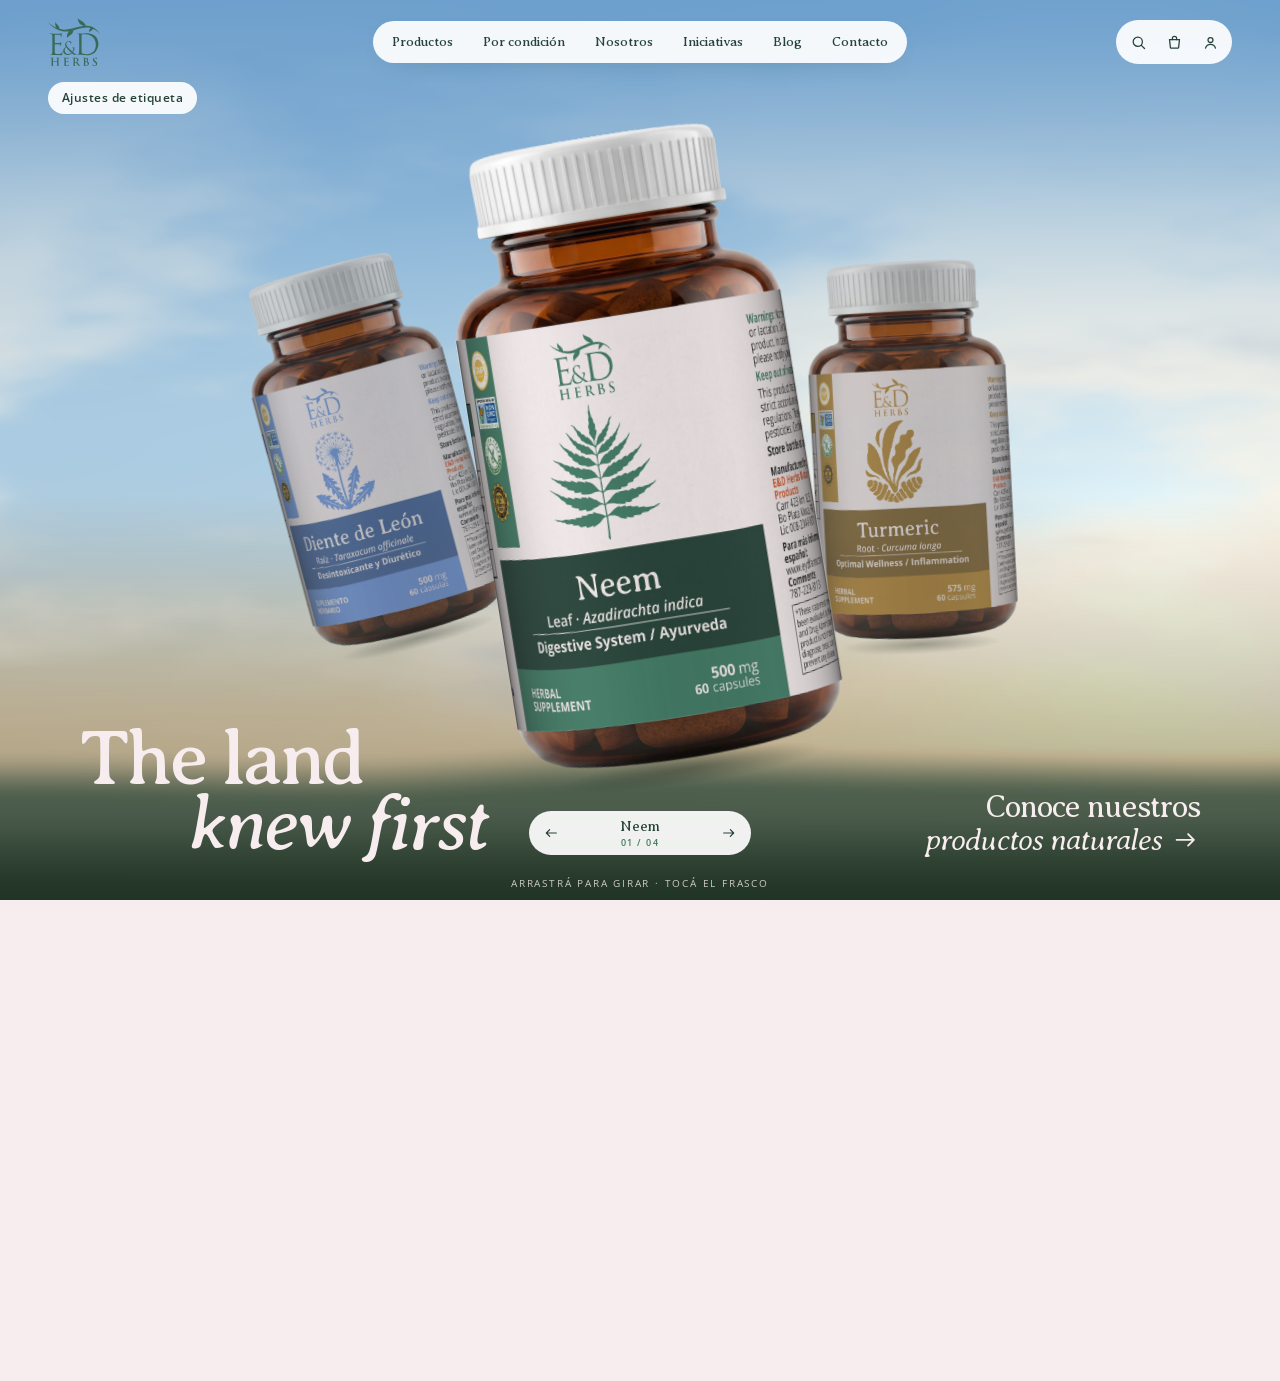
<file: hero-jars/index.html>
<!doctype html>
<html lang="es">
<head>
<meta charset="utf-8">
<meta name="viewport" content="width=device-width,initial-scale=1,viewport-fit=cover">
<meta name="robots" content="noindex">
<!-- firma:bong

      ##########         #########
      ###########      #############
      ############   #################
      ###########   ###################
      ##########    ###################
      ############  ###################
      #############  #################
      #############   ###############
      ############      ###########

                            #####
      ##     ######     ##########
      ####   ######   ###########
      #####  ######  ###########
      #############  ##########
      #############  ###################
      #############  ##################
      #############   #################
      #############     #############
      #############        #######

      E&D HERBS · HERO FRASCOS
      Prueba de hero con la etiqueta en WebGL sobre el concepto web de E&D Herbs.

      Hola. Si estás leyendo esto, te gusta ver cómo están hechas las cosas.
      A nosotros también.

      Diseño y desarrollo: Bong Studio
      Estudio de branding. Córdoba, Argentina. Desde 2019.
      El frasco es una imagen y lo único que se dibuja en vivo es la etiqueta:
      un shader la enrolla sobre el cilindro y le pasa la luz de la foto.
      El cielo es otro shader. No usa librerías.

      CRÉDITOS
      María Lopez / Brand Designer
      Marcos Cousseau / Creative Director

      CONTACTO
      https://bongstudio.ar

      BONG STUDIO · 2026 — Brutally Clear Branding — bongstudio.ar
-->
<title>E&amp;D Herbs · Hero frascos (prueba)</title>
<link rel="preconnect" href="https://fonts.googleapis.com">
<link rel="preconnect" href="https://fonts.gstatic.com" crossorigin>
<link rel="stylesheet" href="https://fonts.googleapis.com/css2?family=Averia+Serif+Libre:ital,wght@0,300;0,400;0,700;1,300;1,400&family=Open+Sans:wght@400;600&display=swap">
<style>
/* Concepto web del Board: cielo arriba, menú en píldora blanca, lema abajo a la izquierda y
   "Conoce nuestros productos naturales" a la derecha; debajo, el fondo crema.
   Método: el frasco es una imagen (webp con alfa) y encima va un canvas con la etiqueta,
   que un shader enrolla sobre el cilindro. Un solo contexto WebGL sirve a todos los frascos. */
:root {
  --cream: #F7EDEE;
  --cream-2: #FBF4F4;
  --green: #396957;
  --green-mid: #3E7962;
  --green-deep: #264338;
  --accent: #3E7962;
  --accent-deep: #264338;
  --serif: "Averia Serif Libre", Georgia, "Times New Roman", serif;
  --sans: "Open Sans", system-ui, -apple-system, "Segoe UI", sans-serif;
  --pad: clamp(18px, 4vw, 48px);
  color-scheme: light;
}
* { box-sizing: border-box; }
html, body { height: 100%; overflow-x: hidden; }
body { margin: 0; width: 100%; background: var(--cream); color: var(--green-deep); font-family: var(--sans); font-size: 15px; -webkit-font-smoothing: antialiased; }
[hidden] { display: none !important; }

.hero { position: relative; height: 100svh; min-height: 560px; overflow: hidden; background: #9DBFD6; user-select: none; -webkit-user-select: none; touch-action: pan-y; }
canvas#cielo { position: absolute; inset: 0; width: 100%; height: 100%; display: block; }
.fade { position: absolute; inset: 0; pointer-events: none; background: linear-gradient(180deg, rgba(9,14,11,0) 55%, rgba(10,20,15,.42) 100%); }

/* ---- frascos */
.escena { position: absolute; inset: 0; z-index: 2; cursor: grab; touch-action: pan-y; }
.escena.arrastra { cursor: grabbing; }
.frasco { position: absolute; left: 50%; top: 50%; will-change: transform, opacity; cursor: pointer; outline: none; -webkit-tap-highlight-color: transparent; }
.frasco img { display: block; width: 100%; height: auto; pointer-events: none; -webkit-user-drag: none; }
.frasco canvas { position: absolute; left: .246%; top: 28.42%; width: 99.508%; height: 64.99%; pointer-events: none; }
.frasco::after { content: ""; position: absolute; left: 10%; right: 10%; top: 99%; height: 5%; background: radial-gradient(closest-side, rgba(20,30,20,.34), rgba(20,30,20,0)); pointer-events: none; }
.frasco:focus-visible::before { content: ""; position: absolute; inset: -8px; border: 2px solid var(--cream); border-radius: 18px; }

/* ---- nav */
.nav {
  position: absolute; z-index: 4; top: 0; left: 0; right: 0;
  display: grid; grid-template-columns: 1fr auto 1fr; align-items: center; gap: 16px;
  padding: calc(env(safe-area-inset-top, 0px) + 18px) var(--pad) 0;
}
.logo { display: block; width: 52px; aspect-ratio: 115.685 / 107.04; background: var(--green); -webkit-mask: url(img/logo.svg) center / contain no-repeat; mask: url(img/logo.svg) center / contain no-repeat; }
.pill { display: flex; gap: 2px; margin: 0; padding: 5px; list-style: none; background: rgba(255,255,255,.92); border-radius: 999px; box-shadow: 0 8px 24px -18px rgba(38,67,56,.6); }
.pill a { display: block; padding: 8px 14px; border-radius: 999px; font-family: var(--serif); font-size: 13px; color: var(--green-deep); text-decoration: none; }
.pill a:hover, .pill a:focus-visible { background: var(--cream); outline: none; }
.tools { justify-self: end; display: flex; gap: 2px; padding: 5px; background: rgba(255,255,255,.92); border-radius: 999px; }
.tools button { appearance: none; border: 0; background: transparent; width: 34px; height: 34px; border-radius: 999px; display: grid; place-items: center; color: var(--green-deep); cursor: pointer; }
.tools button:hover, .tools button:focus-visible { background: var(--cream); outline: none; }
.tools svg { width: 17px; height: 17px; }
.menu-btn { display: none !important; }

/* ---- texto de la portada */
.overlay {
  position: absolute; z-index: 3; left: 50%; bottom: 0; transform: translateX(-50%);
  width: min(1120px, calc(100% - var(--pad) * 2));
  display: flex; justify-content: space-between; align-items: flex-end; gap: 24px;
  padding-bottom: calc(env(safe-area-inset-bottom, 0px) + clamp(28px, 5vh, 64px));
  color: var(--cream); pointer-events: none; transition: opacity .5s ease, transform .6s cubic-bezier(.2,.8,.2,1);
}
.lema { margin: 0; font-family: var(--serif); font-weight: 400; line-height: .84; letter-spacing: -.04em; font-size: clamp(42px, 6vw, 84px); }
.lema span { display: block; }
.lema span:last-child { padding-left: 1.4em; font-style: italic; }
.aside { pointer-events: auto; display: flex; flex-direction: column; text-align: right; font-family: var(--serif); font-weight: 300; font-size: clamp(18px, 2.4vw, 32px); line-height: 1.02; letter-spacing: -.03em; color: var(--cream); text-decoration: none; }
.aside em { display: inline-flex; align-items: center; gap: .35em; justify-content: flex-end; }
.aside svg { width: .9em; height: .9em; transition: transform .3s ease; }
.aside:hover svg { transform: translateX(5px); }
.aside:focus-visible { outline: 2px solid var(--cream); outline-offset: 6px; border-radius: 4px; }

/* ---- selector */
.ctrl {
  position: absolute; z-index: 4; left: 50%; transform: translateX(-50%);
  bottom: calc(env(safe-area-inset-bottom, 0px) + clamp(28px, 5vh, 64px));
  display: flex; align-items: center; gap: 6px; padding: 5px; background: rgba(255,255,255,.92); border-radius: 999px; transition: opacity .4s ease;
}
.ctrl button { appearance: none; border: 0; width: 34px; height: 34px; border-radius: 999px; display: grid; place-items: center; background: transparent; color: var(--green-deep); cursor: pointer; }
.ctrl button:hover, .ctrl button:focus-visible { background: var(--cream); outline: none; }
.ctrl svg { width: 16px; height: 16px; }
.ctrl .nombre { min-width: 132px; text-align: center; font-family: var(--serif); font-size: 14px; color: var(--green-deep); line-height: 1; }
.ctrl .nombre small { display: block; margin-top: 4px; font: 600 9px/1 var(--sans); letter-spacing: .16em; color: var(--green-mid); }
.pista { position: absolute; z-index: 3; left: 50%; transform: translateX(-50%); bottom: calc(env(safe-area-inset-bottom, 0px) + 10px); font-size: 10px; letter-spacing: .18em; text-transform: uppercase; color: rgba(247,237,238,.8); transition: opacity .6s ease; pointer-events: none; }
.oculta { opacity: 0; }
.cargando { position: absolute; z-index: 3; left: 50%; top: 50%; transform: translate(-50%, -50%); font-size: 11px; letter-spacing: .16em; text-transform: uppercase; color: var(--green-deep); transition: opacity .5s; }

/* ---- ficha del producto (el frasco queda como ancla y el resto entra) */
.ficha {
  position: absolute; z-index: 4; right: var(--pad); top: 50%; width: min(420px, 36vw);
  transform: translate(36px, -50%); opacity: 0; pointer-events: none;
  background: rgba(247,237,238,.94); border-radius: 26px; padding: 30px 30px 26px; color: var(--green-deep);
  box-shadow: 0 24px 60px -34px rgba(20,30,20,.7); transition: opacity .45s ease, transform .7s cubic-bezier(.2,.8,.2,1);
}
.ficha .eyebrow { margin: 0 0 14px; font: 600 10px/1 var(--sans); letter-spacing: .18em; text-transform: uppercase; color: var(--accent); }
.ficha h2 { margin: 0; font-family: var(--serif); font-weight: 400; font-size: clamp(40px, 4.4vw, 62px); line-height: .9; letter-spacing: -.04em; color: var(--accent-deep); }
.ficha .cient { margin: 10px 0 0; font-family: var(--serif); font-style: italic; font-weight: 300; font-size: 17px; letter-spacing: -.02em; }
.ficha hr { border: 0; height: 1px; background: rgba(38,67,56,.22); margin: 20px 0; }
.ficha .accion { margin: 0; font-family: var(--serif); font-weight: 700; font-size: 19px; letter-spacing: -.02em; color: var(--accent-deep); }
.ficha .cant { margin: 8px 0 0; font-size: 13px; color: rgba(38,67,56,.8); }
.ficha .volver { margin-top: 22px; appearance: none; border: 0; cursor: pointer; display: inline-flex; align-items: center; gap: 8px; font: 600 12px/1 var(--sans); letter-spacing: .04em; padding: 12px 18px; border-radius: 999px; background: var(--accent-deep); color: var(--cream); }
.ficha .volver:focus-visible { outline: 2px solid var(--accent); outline-offset: 3px; }
.ficha .volver svg { width: 14px; height: 14px; }
.hero.detalle .ficha { opacity: 1; transform: translate(0, -50%); pointer-events: auto; transition-delay: .18s; }
.hero.detalle .overlay { opacity: 0; transform: translate(-50%, 24px); pointer-events: none; }
.hero.detalle .overlay .aside { pointer-events: none; }
.hero.detalle .ctrl { opacity: 0; pointer-events: none; }
.hero.detalle .pista { opacity: 0; }

.mision { padding: clamp(64px, 11vw, 140px) var(--pad); display: flex; justify-content: center; }
.mision p { margin: 0; max-width: 880px; text-align: center; font-family: var(--serif); font-size: clamp(22px, 2.8vw, 34px); line-height: 1.18; letter-spacing: -.035em; color: var(--green); text-wrap: balance; }
.mision strong { font-weight: 700; }
.mision em { color: var(--green-mid); }

/* ---- ajustes */
.ajustes-btn { position: absolute; z-index: 6; left: var(--pad); top: calc(env(safe-area-inset-top, 0px) + 82px); appearance: none; border: 0; cursor: pointer; background: rgba(255,255,255,.92); color: var(--green-deep); font: 600 12px/1 var(--sans); letter-spacing: .04em; padding: 10px 14px; border-radius: 999px; }
.ajustes-btn:focus-visible { outline: 2px solid var(--green); outline-offset: 2px; }
.ajustes { position: absolute; z-index: 6; left: var(--pad); right: var(--pad); top: calc(env(safe-area-inset-top, 0px) + 124px); max-width: 360px; background: rgba(255,255,255,.94); color: var(--green-deep); border-radius: 18px; padding: 14px 16px; display: grid; gap: 10px; box-shadow: 0 14px 34px -22px rgba(38,67,56,.7); }
.ajustes label { display: grid; grid-template-columns: 96px 1fr 52px; align-items: center; gap: 10px; font-size: 12px; }
.ajustes input[type=range] { width: 100%; accent-color: var(--green); }
.ajustes output { text-align: right; font-variant-numeric: tabular-nums; font-size: 12px; }
.ajustes .fila { display: flex; gap: 8px; justify-content: space-between; align-items: center; font-size: 12px; }
.ajustes button { appearance: none; border: 1px solid rgba(38,67,56,.25); background: var(--cream-2); color: var(--green-deep); font: 600 12px/1 var(--sans); padding: 9px 12px; border-radius: 999px; cursor: pointer; }
.hero.detalle .ajustes-btn { opacity: 0; pointer-events: none; }

@media (max-width: 860px) {
  .pill { display: none; }
  .nav { grid-template-columns: 1fr auto; }
  .menu-btn { display: grid !important; }
  .tools .solo-desk { display: none; }
  .ficha { right: var(--pad); left: var(--pad); width: auto; top: auto; bottom: calc(env(safe-area-inset-bottom, 0px) + 16px); transform: translateY(36px); padding: 22px 22px 20px; border-radius: 22px; }
  .hero.detalle .ficha { transform: translateY(0); }
  .ficha h2 { font-size: 44px; }
  .ficha hr { margin: 14px 0; }
  .ficha .accion { font-size: 17px; }
}
@media (max-width: 560px) {
  .overlay { flex-direction: column; align-items: flex-start; gap: 18px; padding-bottom: calc(env(safe-area-inset-bottom, 0px) + 104px); }
  .aside { text-align: left; align-self: flex-end; }
  .lema { font-size: clamp(46px, 14vw, 64px); }
  .ctrl { bottom: calc(env(safe-area-inset-bottom, 0px) + 40px); }
  .pista { white-space: nowrap; font-size: 9px; bottom: calc(env(safe-area-inset-bottom, 0px) + 14px); }
}
@media (prefers-reduced-motion: reduce) { .aside svg, .pista, .ficha, .overlay { transition: none; } }
</style>
</head>
<body>

<section class="hero" id="hero">
  <canvas id="cielo" aria-hidden="true"></canvas>
  <div class="fade"></div>
  <div class="escena" id="escena" role="group" aria-roledescription="carrusel" aria-label="Frascos de E&amp;D Herbs. Arrastrá para cambiar de producto."></div>
  <p class="cargando" id="cargando">Cargando frascos</p>

  <nav class="nav" aria-label="Principal">
    <a href="#hero" aria-label="E&amp;D Herbs, inicio"><span class="logo" role="img" aria-label="E&amp;D Herbs"></span></a>
    <ul class="pill">
      <li><a href="#hero">Productos</a></li>
      <li><a href="#hero">Por condición</a></li>
      <li><a href="#tierra">Nosotros</a></li>
      <li><a href="#tierra">Iniciativas</a></li>
      <li><a href="#tierra">Blog</a></li>
      <li><a href="#tierra">Contacto</a></li>
    </ul>
    <div class="tools">
      <button type="button" aria-label="Buscar" class="solo-desk"><svg viewBox="0 0 24 24" fill="none" stroke="currentColor" stroke-width="1.8"><circle cx="11" cy="11" r="6.5"/><path d="M16 16l4.5 4.5" stroke-linecap="round"/></svg></button>
      <button type="button" aria-label="Carrito"><svg viewBox="0 0 24 24" fill="none" stroke="currentColor" stroke-width="1.8"><path d="M5 8h14l-1.2 11.2a1 1 0 0 1-1 .8H7.2a1 1 0 0 1-1-.8L5 8z"/><path d="M9 8V6.5a3 3 0 0 1 6 0V8" stroke-linecap="round"/></svg></button>
      <button type="button" aria-label="Cuenta" class="solo-desk"><svg viewBox="0 0 24 24" fill="none" stroke="currentColor" stroke-width="1.8"><circle cx="12" cy="8.5" r="3.5"/><path d="M5 20c1.2-3.6 3.8-5.3 7-5.3s5.8 1.7 7 5.3" stroke-linecap="round"/></svg></button>
      <button type="button" aria-label="Menú" class="menu-btn"><svg viewBox="0 0 24 24" fill="none" stroke="currentColor" stroke-width="1.8" stroke-linecap="round"><path d="M5 9h14M5 15h14"/></svg></button>
    </div>
  </nav>

  <div class="overlay">
    <h1 class="lema"><span>The land</span><span>knew first</span></h1>
    <a class="aside" href="#tierra"><span>Conoce nuestros</span><em>productos naturales <svg viewBox="0 0 24 24" fill="none" stroke="currentColor" stroke-width="1.6" stroke-linecap="round" stroke-linejoin="round"><path d="M4 12h15M14 7l5 5-5 5"/></svg></em></a>
  </div>

  <div class="ctrl" role="group" aria-label="Cambiar de producto">
    <button type="button" id="prev" aria-label="Producto anterior"><svg viewBox="0 0 24 24" fill="none" stroke="currentColor" stroke-width="1.8" stroke-linecap="round" stroke-linejoin="round"><path d="M20 12H5M10 7l-5 5 5 5"/></svg></button>
    <div class="nombre" aria-live="polite"><span id="cNombre">Neem</span><small id="cNum">01 / 04</small></div>
    <button type="button" id="next" aria-label="Producto siguiente"><svg viewBox="0 0 24 24" fill="none" stroke="currentColor" stroke-width="1.8" stroke-linecap="round" stroke-linejoin="round"><path d="M4 12h15M14 7l5 5-5 5"/></svg></button>
  </div>
  <button class="ajustes-btn" id="ajustesBtn" type="button" aria-expanded="false" aria-controls="ajustes">Ajustes de etiqueta</button>
  <div class="ajustes" id="ajustes" hidden>
    <label for="sK">Ancho del arte<input id="sK" type="range" min="400" max="1600" step="5"><output id="oK"></output></label>
    <label for="sV">Alto del arte<input id="sV" type="range" min="60" max="160" step="1"><output id="oV"></output></label>
    <label for="sQ">Curvatura<input id="sQ" type="range" min="20" max="100" step="1"><output id="oQ"></output></label>
    <label for="sOff">Giro fino<input id="sOff" type="range" min="-20" max="20" step="0.5"><output id="oOff"></output></label>
    <label for="sE">Rodeo borde<input id="sE" type="range" min="0" max="100" step="1"><output id="oE"></output></label>
    <label for="sD">Sombra borde<input id="sD" type="range" min="0" max="80" step="1"><output id="oD"></output></label>
    <label for="sBl">Desenfoque mov.<input id="sBl" type="range" min="0" max="100" step="1"><output id="oBl"></output></label>
    <label for="sTx">Textura papel<input id="sTx" type="range" min="0" max="100" step="1"><output id="oTx"></output></label>
    <label for="sBr">Brillo<input id="sBr" type="range" min="70" max="150" step="1"><output id="oBr"></output></label>
    <div class="fila"><button type="button" id="restablecer">Restablecer</button><button type="button" id="copiar">Copiar valores</button></div>
  </div>
  <span class="pista" id="pista">Arrastrá para girar · tocá el frasco</span>

  <aside class="ficha" id="ficha" aria-live="polite">
    <p class="eyebrow" id="fTipo">Herbal supplement</p>
    <h2 id="fNombre">Neem</h2>
    <p class="cient" id="fCient"></p>
    <hr>
    <p class="accion" id="fAccion"></p>
    <p class="cant" id="fCant"></p>
    <button class="volver" id="volver" type="button"><svg viewBox="0 0 24 24" fill="none" stroke="currentColor" stroke-width="1.8" stroke-linecap="round" stroke-linejoin="round"><path d="M20 12H5M10 7l-5 5 5 5"/></svg>Volver</button>
  </aside>
</section>

<section class="mision" id="tierra">
  <p>La tierra <strong>siempre tuvo las respuestas.</strong> Lo que las manos supieron antes que las palabras. Siempre fue así en Moca, por generaciones, una familia trabajó con <strong>amor y sacrificio</strong> para darte lo que te pertenecía antes de que lo supieras. <em>The land knew first.</em></p>
</section>

<script>
console.log('%cE&D Herbs · Hero frascos\nDiseño y desarrollo: Bong Studio\nMaría Lopez / Brand Designer · Marcos Cousseau / Creative Director\nhttps://bongstudio.ar', 'font-family:monospace;color:#396957');
(() => {
'use strict';
const quieto = matchMedia('(prefers-reduced-motion: reduce)').matches;
const hero = document.getElementById('hero');
const escena = document.getElementById('escena');
const $ = (id) => document.getElementById(id);
const dprMax = () => Math.min(window.devicePixelRatio || 1, 2);

/* Textos tal como figuran en cada etiqueta. */
const PRODUCTOS = [
  { id: 'neem', nombre: 'Neem', parte: 'Leaf', cient: 'Azadirachta indica', accion: 'Digestive System / Ayurveda', cant: '500 mg · 60 capsules', tipo: 'Herbal supplement', acento: '#3E7962', profundo: '#264338', cielo: [0.24, 0.47, 0.38] },
  { id: 'turmeric', nombre: 'Turmeric', parte: 'Root', cient: 'Curcuma longa', accion: 'Optimal Wellness / Inflammation', cant: '575 mg · 60 capsules', tipo: 'Herbal supplement', acento: '#A57A2E', profundo: '#6E521F', cielo: [0.72, 0.55, 0.23] },
  { id: 'valerian', nombre: 'Valerian', parte: 'Root', cient: 'Valerian officinalis', accion: 'Relaxation and Rest', cant: '400 mg · 60 capsules', tipo: 'Herbal supplement', acento: '#8A5F92', profundo: '#593A60', cielo: [0.58, 0.43, 0.59] },
  { id: 'diente', nombre: 'Diente de León', parte: 'Raíz', cient: 'Taraxacum officinale', accion: 'Desintoxicante y Diurético', cant: '500 mg · 60 cápsulas', tipo: 'Suplemento herbario', acento: '#3F619E', profundo: '#2A4170', cielo: [0.27, 0.40, 0.62] }
];
const N = PRODUCTOS.length;
const QS = new URLSearchParams(location.search);   // solo para pruebas: ?lab=1600 y ?ss=1
const DBG_ROT = +(new URLSearchParams(location.search).get('rot') || 0);   // solo para pruebas: ?rot=0.1
const mod = (a, n) => ((a % n) + n) % n;
const lerp = (a, b, k) => a + (b - a) * k;
const clamp = (x, a, b) => Math.min(b, Math.max(a, x));
const ease = (x) => 1 - Math.pow(1 - x, 4);

/* ====================================================== cielo (shader de pantalla completa) */
const cieloCv = $('cielo');
const cgl = cieloCv.getContext('webgl2', { antialias: false, alpha: false, powerPreference: 'low-power' });
let cieloU = null;
if (cgl) {
  const vs = '#version 300 es\nin vec2 p; out vec2 vUv; void main(){ vUv = p * .5 + .5; gl_Position = vec4(p, 0., 1.); }';
  const fs = `#version 300 es
    precision highp float; in vec2 vUv; out vec4 o; uniform float t; uniform vec2 res; uniform vec2 mira; uniform vec3 tinte; uniform float amt;
    float h(vec2 p){ return fract(sin(dot(p, vec2(127.1, 311.7))) * 43758.5453); }
    float n(vec2 p){ vec2 i = floor(p), f = fract(p); f = f*f*(3.-2.*f);
      return mix(mix(h(i), h(i+vec2(1,0)), f.x), mix(h(i+vec2(0,1)), h(i+vec2(1,1)), f.x), f.y); }
    float fbm(vec2 p){ float v = 0., a = .5; for (int i = 0; i < 5; i++) { v += a*n(p); p = p*2.03 + vec2(1.7, 9.2); a *= .5; } return v; }
    void main(){
      vec2 uv = vUv; float asp = res.x / res.y; vec2 p = vec2((uv.x - .5) * asp, uv.y) + mira * .03;
      vec3 alto = vec3(.42, .62, .80), medio = vec3(.66, .79, .88), horizonte = vec3(.96, .86, .70);
      horizonte = mix(horizonte, tinte, amt * .55); medio = mix(medio, tinte, amt * .22);
      vec3 c = mix(horizonte, medio, smoothstep(.12, .5, uv.y)); c = mix(c, alto, smoothstep(.5, 1., uv.y));
      float s = exp(-length((p - vec2(.42*asp, .34)) * vec2(1., 1.6)) * 3.); c += vec3(1., .78, .5) * s * .35;
      vec2 q = p * vec2(1.2, 3.2); float k = fbm(q * 1.4 + vec2(t * .012, 0.)); float k2 = fbm(q * 2.6 + vec2(t * .02, 3.));
      float banda = smoothstep(1.05, .35, uv.y) * smoothstep(.12, .3, uv.y);
      float nube = smoothstep(.40, .66, k * .72 + k2 * .42) * banda;
      float sombraNube = smoothstep(.5, .9, k2) * nube;
      vec3 nubeCol = mix(vec3(1., .96, .9), vec3(.74, .76, .80), sombraNube);
      c = mix(c, nubeCol, nube * .95);
      float tierra = smoothstep(.17, .11, uv.y + (n(vec2(p.x * 3., 0.)) - .5) * .02);
      c = mix(c, mix(vec3(.36, .46, .38), tinte * .6, amt * .35), tierra * .9);
      c = mix(c, vec3(.20, .30, .22), smoothstep(.11, 0., uv.y));
      o = vec4(c, 1.);
    }`;
  const prog = mkProg(cgl, vs, fs);
  if (prog) {
    cgl.useProgram(prog);
    const b = cgl.createBuffer(); cgl.bindBuffer(cgl.ARRAY_BUFFER, b);
    cgl.bufferData(cgl.ARRAY_BUFFER, new Float32Array([-1, -1, 3, -1, -1, 3]), cgl.STATIC_DRAW);
    const loc = cgl.getAttribLocation(prog, 'p'); cgl.enableVertexAttribArray(loc); cgl.vertexAttribPointer(loc, 2, cgl.FLOAT, false, 0, 0);
    cieloU = { t: cgl.getUniformLocation(prog, 't'), res: cgl.getUniformLocation(prog, 'res'), mira: cgl.getUniformLocation(prog, 'mira'), tinte: cgl.getUniformLocation(prog, 'tinte'), amt: cgl.getUniformLocation(prog, 'amt') };
  }
}
function mkProg(gl, vsSrc, fsSrc) {
  const sh = (type, src) => { const s = gl.createShader(type); gl.shaderSource(s, src); gl.compileShader(s); if (!gl.getShaderParameter(s, gl.COMPILE_STATUS)) { console.error(gl.getShaderInfoLog(s)); return null; } return s; };
  const v = sh(gl.VERTEX_SHADER, vsSrc), f = sh(gl.FRAGMENT_SHADER, fsSrc); if (!v || !f) return null;
  const p = gl.createProgram(); gl.attachShader(p, v); gl.attachShader(p, f); gl.linkProgram(p);
  if (!gl.getProgramParameter(p, gl.LINK_STATUS)) { console.error(gl.getProgramInfoLog(p)); return null; }
  return p;
}

/* ====================================================== etiqueta (un contexto para todos los frascos) */
const glc = document.createElement('canvas');
const gl = glc.getContext('webgl2', { alpha: true, premultipliedAlpha: true, antialias: false, depth: false });
let lu = null, texSombra = null;
const texEtiq = {};
if (gl) {
  const vs = '#version 300 es\nin vec2 p; out vec2 vUv; void main(){ vUv = p * .5 + .5; gl_Position = vec4(p, 0., 1.); }';
  /* Geometría medida sobre la foto (recorte 810 x 1006, mediciones por fila del 16/10): eje en x=404, radio 402.2,
     borde de arriba plano en y=6.7 y borde de abajo 1000.4 + 5.37 s^2 - 42.5 s^4 (sube ~37 px en los costados). El arte da la vuelta
     entera al cilindro: 0.888 vueltas de textura por vuelta de frasco: en el centro el arte queda a su proporción real. */
  const fs = `#version 300 es
    precision highp float; in vec2 vUv; out vec4 o; uniform sampler2D uLab, uSh; uniform float uRot, uK, uQ, uV, uBr, uTx, uE, uD;
    const float PI = 3.14159265;
    void main(){
      vec4 sh = texture(uSh, vec2(vUv.x, 1.0 - vUv.y));
      float px = vUv.x * 810.0, py = (1.0 - vUv.y) * 1006.0;
      float sr = (px - 404.0) / 402.2;
      float s = clamp(sr, -1.0, 1.0);
      float fw = fwidth(sr) * 1.0;
      float corte = 1.0 - smoothstep(1.0 + 2.0 / 402.2 - fw, 1.0 + 2.0 / 402.2 + fw, abs(sr));   // silueta del cilindro, suavizada al tamaño del píxel
      float s2 = s * s; float bot = 1000.4 + 5.37 * s2 - 42.5 * s2 * s2;
      float v = clamp(.5 + ((py - 6.7) / (bot - 6.7) - .5) / uV, 0.0, 1.0);
      // centro plano (proporción real del arte) y, hacia el borde, cilindro de verdad: el texto se achica hasta desaparecer en la silueta
      float sa = abs(s);
      float th = mix(asin(s * uQ) / uQ, asin(s), uE * smoothstep(.65, 1.0, sa));
      float u = .5 + uRot + uK * th / (2.0 * PI);
      vec2 uvT = vec2(u, v);
      vec2 gx = dFdx(uvT), gy = dFdy(uvT);
      float lim = 3.0 / float(textureSize(uLab, 0).x);   // el filtro no baja a mipmaps minúsculos en el borde: ahí se hacía una mancha
      gx.x = clamp(gx.x, -lim, lim); gy.x = clamp(gy.x, -lim, lim);
      vec3 c = textureGrad(uLab, uvT, gx, gy).rgb;
      float nz = sqrt(max(1.0 - s * s, 0.0));   // normal del cilindro: luz difusa que cae hacia los bordes
      float curva = mix(1.0, pow(nz, .7), uD);
      float luz = mix(sh.g, sh.r, uTx);   // g = luz suave, r = luz con el grano del papel de la foto
      vec3 col = c * pow(luz, 1.1) * curva * uBr;
      col += vec3(.06) * smoothstep(.62, .93, luz);
      col = clamp(col, 0.0, 1.0);
      float al = sh.a * corte;
      o = vec4(col * al, al);   // sin salida temprana: si no, los derivados del mipmap quedan mal en el borde de la máscara
    }`;
  const prog = mkProg(gl, vs, fs);
  if (prog) {
    gl.useProgram(prog);
    const b = gl.createBuffer(); gl.bindBuffer(gl.ARRAY_BUFFER, b);
    gl.bufferData(gl.ARRAY_BUFFER, new Float32Array([-1, -1, 3, -1, -1, 3]), gl.STATIC_DRAW);
    const loc = gl.getAttribLocation(prog, 'p'); gl.enableVertexAttribArray(loc); gl.vertexAttribPointer(loc, 2, gl.FLOAT, false, 0, 0);
    lu = { rot: gl.getUniformLocation(prog, 'uRot'), k: gl.getUniformLocation(prog, 'uK'), q: gl.getUniformLocation(prog, 'uQ'), v: gl.getUniformLocation(prog, 'uV'), br: gl.getUniformLocation(prog, 'uBr'), tx: gl.getUniformLocation(prog, 'uTx'), e: gl.getUniformLocation(prog, 'uE'), d: gl.getUniformLocation(prog, 'uD') };
    gl.uniform1i(gl.getUniformLocation(prog, 'uLab'), 0); gl.uniform1i(gl.getUniformLocation(prog, 'uSh'), 1);
    gl.disable(gl.BLEND);
  }
}
/* ---- ajustes de la etiqueta (se recuerdan en este navegador) */
const AJ0 = { k: 960, q: 79, v: 100, br: 120, off: 4, tx: 47, e: 100, d: 75, bl: 0 };   // desenfoque en movimiento apagado (16/10: no ayudaba); el slider sigue para probar   // valores elegidos por Marcos (16/10)
const aj = { ...AJ0 };
try { const g = JSON.parse(localStorage.getItem('eyd-jars-ajustes-v1') || '{}'); delete g.bl; Object.assign(aj, g); } catch (e) {}   // 'bl' guardado de antes se ignora: arranca apagado
const aniso = gl && (gl.getExtension('EXT_texture_filter_anisotropic'));
function subir(img, unit, repetirU) {
  const t = gl.createTexture(); gl.activeTexture(gl.TEXTURE0 + unit); gl.bindTexture(gl.TEXTURE_2D, t);
  gl.pixelStorei(gl.UNPACK_PREMULTIPLY_ALPHA_WEBGL, false); gl.pixelStorei(gl.UNPACK_FLIP_Y_WEBGL, false);
  gl.texImage2D(gl.TEXTURE_2D, 0, gl.RGBA, gl.RGBA, gl.UNSIGNED_BYTE, img);
  gl.generateMipmap(gl.TEXTURE_2D);
  gl.texParameteri(gl.TEXTURE_2D, gl.TEXTURE_MIN_FILTER, gl.LINEAR_MIPMAP_LINEAR);
  gl.texParameteri(gl.TEXTURE_2D, gl.TEXTURE_MAG_FILTER, gl.LINEAR);
  gl.texParameteri(gl.TEXTURE_2D, gl.TEXTURE_WRAP_S, repetirU ? gl.REPEAT : gl.CLAMP_TO_EDGE);
  gl.texParameteri(gl.TEXTURE_2D, gl.TEXTURE_WRAP_T, gl.CLAMP_TO_EDGE);
  if (aniso) gl.texParameterf(gl.TEXTURE_2D, aniso.TEXTURE_MAX_ANISOTROPY_EXT, Math.min(8, gl.getParameter(aniso.MAX_TEXTURE_MAX_ANISOTROPY_EXT)));
  return t;
}
const cargar = (src) => new Promise((ok, mal) => { const i = new Image(); i.decoding = 'async'; i.onload = () => ok(i); i.onerror = () => mal(new Error('No cargó ' + src)); i.src = src; });

/* ====================================================== frascos */
const frascos = PRODUCTOS.map((p, i) => {
  const el = document.createElement('div');
  el.className = 'frasco'; el.setAttribute('role', 'button'); el.tabIndex = 0;
  el.setAttribute('aria-label', p.nombre);
  const img = document.createElement('img'); img.src = 'img/frasco.webp'; img.alt = ''; img.decoding = 'async';
  const cv = document.createElement('canvas'); const ctx = cv.getContext('2d');
  el.append(img, cv); escena.append(el);
  return { p, i, el, cv, ctx, rotBase: 0, spin: 0, spinT0: -1, ultimaRot: NaN, rotPrev: 0, vel: 0, blurPrev: -1, brPrev: -1, x: 0, y: 0, esc: 1, rot: 0, op: 0 };
});

let W = 0, H = 0, Wj = 0, Hj = 0, bufW = 0, bufH = 0, vertical = false, SS = 1;
function medir() {
  W = hero.clientWidth; H = hero.clientHeight;
  vertical = W / H < 0.8;
  Hj = vertical ? Math.min(H * 0.5, W * 1.15) : Math.min(H * 0.7, W * 0.6);
  Wj = Hj * 814 / 1548;
  const dpr = Math.max(dprMax(), 1.5);   // al menos 1.5x: el texto chico del costado necesita muestras de sobra
  bufW = Math.round(Wj * 0.995 * dpr); bufH = Math.round(Hj * 0.65 * dpr);
  for (const f of frascos) {
    f.el.style.width = Wj + 'px'; f.el.style.height = Hj + 'px';
    f.el.style.marginLeft = -Wj / 2 + 'px'; f.el.style.marginTop = -Hj / 2 + 'px';
    f.cv.width = bufW; f.cv.height = bufH; f.ultimaRot = NaN;
  }
  SS = QS.get('ss') ? +QS.get('ss') : Math.max(1, Math.min(2, 1200 / bufW));
  if (gl) { glc.width = Math.round(bufW * SS); glc.height = Math.round(bufH * SS); gl.viewport(0, 0, glc.width, glc.height); }
  if (cgl) { const k = 0.5; cieloCv.width = Math.max(2, Math.round(W * k)); cieloCv.height = Math.max(2, Math.round(H * k)); cgl.viewport(0, 0, cieloCv.width, cieloCv.height); }
}
new ResizeObserver(() => { if (hero.clientWidth && hero.clientHeight) medir(); }).observe(hero);
medir();

function pintarEtiqueta(f, rot) {
  if (!gl || !lu || !texEtiq[f.p.id] || !bufW) return;
  if (Math.abs(rot - f.ultimaRot) < 0.0004) return;
  f.ultimaRot = rot;
  gl.activeTexture(gl.TEXTURE0); gl.bindTexture(gl.TEXTURE_2D, texEtiq[f.p.id]);
  gl.activeTexture(gl.TEXTURE1); gl.bindTexture(gl.TEXTURE_2D, texSombra);
  gl.uniform1f(lu.rot, rot + aj.off / 100); gl.uniform1f(lu.k, aj.k / 1000); gl.uniform1f(lu.q, aj.q / 100); gl.uniform1f(lu.v, aj.v / 100); gl.uniform1f(lu.br, aj.br / 100); gl.uniform1f(lu.tx, aj.tx / 100); gl.uniform1f(lu.e, aj.e / 100); gl.uniform1f(lu.d, aj.d / 100);
  gl.clearColor(0, 0, 0, 0); gl.clear(gl.COLOR_BUFFER_BIT);
  gl.drawArrays(gl.TRIANGLES, 0, 3);
  f.ctx.clearRect(0, 0, bufW, bufH); f.ctx.imageSmoothingEnabled = true; f.ctx.imageSmoothingQuality = 'high'; f.ctx.drawImage(glc, 0, 0, bufW, bufH);
}

/* ====================================================== estado */
let cur = 0, objetivo = 0, activo = 0, det = 0, detObj = 0, curPrev = 0;
let arrastrando = false, ultX = 0, vel = 0, movido = 0, tocoUna = false;
const mira = { x: 0, y: 0, ox: 0, oy: 0 };
let t0 = 0, listo = false;

function activar(i, conGiro = true) {
  if (i === activo) return;
  activo = i;
  const f = frascos[i];
  if (conGiro && !quieto && !QS.has('rot')) { f.spin = 1; f.spinT0 = performance.now(); }
  $('cNombre').textContent = f.p.nombre; $('cNum').textContent = String(i + 1).padStart(2, '0') + ' / ' + String(N).padStart(2, '0');
  hero.style.setProperty('--accent', f.p.acento); hero.style.setProperty('--accent-deep', f.p.profundo);
  frascos.forEach((g) => g.el.setAttribute('aria-current', g === f ? 'true' : 'false'));
}
function ir(delta) { objetivo = Math.round(objetivo) + delta; activar(mod(objetivo, N)); }
function irA(i) {
  let d = mod(i - Math.round(objetivo), N); if (d > N / 2) d -= N;
  objetivo = Math.round(objetivo) + d; activar(mod(objetivo, N));
}
function abrir(i) {
  irA(i); const f = frascos[activo].p;
  $('fTipo').textContent = f.tipo; $('fNombre').textContent = f.nombre; $('fCient').textContent = f.parte + ' · ' + f.cient;
  $('fAccion').textContent = f.accion; $('fCant').textContent = f.cant;
  detObj = 1; hero.classList.add('detalle');
  try { history.replaceState(null, '', '#' + f.id); } catch (e) {}
  setTimeout(() => $('volver').focus({ preventScroll: true }), 60);
}
function cerrar() {
  detObj = 0; hero.classList.remove('detalle');
  try { history.replaceState(null, '', location.pathname + location.search); } catch (e) {}
}
$('prev').addEventListener('click', () => ir(-1)); $('next').addEventListener('click', () => ir(1));
$('volver').addEventListener('click', cerrar);
addEventListener('keydown', (e) => {
  if (e.key === 'ArrowLeft') ir(-1); else if (e.key === 'ArrowRight') ir(1); else if (e.key === 'Escape') cerrar();
});
frascos.forEach((f) => {
  f.el.addEventListener('click', () => { if (movido > 6) return; if (f.i === activo) { det > .5 ? cerrar() : abrir(f.i); } else if (!detObj) irA(f.i); });
  f.el.addEventListener('keydown', (e) => { if (e.key === 'Enter' || e.key === ' ') { e.preventDefault(); f.i === activo ? abrir(f.i) : irA(f.i); } });
});

/* arrastre: mueve el carrusel y el frasco que pasa va girando su etiqueta */
escena.addEventListener('pointerdown', (e) => { if (detObj) return; arrastrando = true; ultX = e.clientX; vel = 0; movido = 0; escena.classList.add('arrastra'); });
addEventListener('pointermove', (e) => {
  mira.ox = e.clientX / innerWidth - 0.5; mira.oy = e.clientY / innerHeight - 0.5;
  if (!arrastrando) return;
  const dx = e.clientX - ultX; ultX = e.clientX; movido += Math.abs(dx);
  const paso = Wj * 0.8;
  cur -= dx / paso; objetivo = cur; vel = lerp(vel, -dx / paso, 0.5);
  frascos[activo].rotBase += dx / (Wj * 2.2);
  if (!tocoUna && movido > 8) { tocoUna = true; $('pista').classList.add('oculta'); }
  const a = mod(Math.round(cur), N); if (a !== activo) activar(a);
});
const soltar = () => {
  if (!arrastrando) return; arrastrando = false; escena.classList.remove('arrastra');
  objetivo = Math.round(movido < 6 ? objetivo : cur + vel * 5); activar(mod(objetivo, N));
};
addEventListener('pointerup', soltar); addEventListener('pointercancel', soltar);
escena.addEventListener('wheel', (e) => { if (detObj || Math.abs(e.deltaX) < Math.abs(e.deltaY)) return; e.preventDefault(); ir(e.deltaX > 0 ? 1 : -1); }, { passive: false });

/* ====================================================== cuadro */
let ultT = performance.now(), visible = true;
new IntersectionObserver((en) => { visible = en[0].isIntersecting; }, { threshold: 0.01 }).observe(hero);
const sky = { tinte: [0.24, 0.47, 0.38], amt: 0 };
function cuadro(now) {
  requestAnimationFrame(cuadro);
  if (!visible || document.hidden) { ultT = now; return; }
  const dt = Math.min((now - ultT) / 1000, 0.05); ultT = now; const t = now / 1000;

  // carrusel y detalle
  curPrev = cur;
  cur = arrastrando ? cur : lerp(cur, objetivo, 1 - Math.exp(-dt * (quieto ? 60 : 6.5)));
  det = lerp(det, detObj, 1 - Math.exp(-dt * (quieto ? 60 : 5)));
  mira.x = lerp(mira.x, mira.ox, 0.04); mira.y = lerp(mira.y, mira.oy, 0.04);

  // movimiento del frasco que ancla la transición
  const dx = vertical ? 0 : -W * 0.2, dy = vertical ? -H * 0.2 : 0, escDet = vertical ? 0.78 : 1.08;

  for (const f of frascos) {
    let d = mod(f.i - cur + N / 2, N) - N / 2;
    const ad = Math.abs(d);
    const esActivo = f.i === activo;
    let x = d * Wj * 0.82, esc = 1 - 0.4 * Math.min(ad, 1.6);
    let op = ad <= 1 ? 1 - 0.12 * ad : Math.max(0, 0.88 - (ad - 1) * 1.8);
    let y = (esActivo && !quieto ? Math.sin(t * 1.1 + f.i) * Hj * 0.008 : 0) + (vertical ? -H * 0.05 : 0);
    let rot = -9 + d * 6;
    // en el detalle el elegido se corre y el resto se va
    if (esActivo) { x = lerp(x, dx, ease(det)); y = lerp(y, dy, ease(det)); esc = lerp(esc, escDet, ease(det)); rot = lerp(rot, -7, det); }
    else op *= 1 - det;
    f.x = x; f.y = y; f.esc = esc; f.rot = rot; f.op = op;
    f.el.style.zIndex = Math.round(100 - ad * 10 + (esActivo ? 5 : 0));
    f.el.style.opacity = op.toFixed(3);
    f.el.style.visibility = op < 0.01 ? 'hidden' : 'visible';
    f.el.style.pointerEvents = op < 0.3 ? 'none' : 'auto';
    f.el.style.transform = `translate3d(${x.toFixed(2)}px,${y.toFixed(2)}px,0) rotate(${rot.toFixed(2)}deg) scale(${esc.toFixed(4)})`;

    // etiqueta: arrastre con inercia, vuelve al frente y gira una vuelta al elegirse
    if (!(arrastrando && esActivo)) f.rotBase = lerp(f.rotBase, Math.round(f.rotBase), 1 - Math.exp(-dt * 4.5));
    if (f.spin > 0) { const p = clamp((performance.now() - f.spinT0) / 1300, 0, 1); f.spin = 1 - ease(p); if (p >= 1) f.spin = 0; }
    const vaiven = quieto || QS.has('rot') ? 0 : Math.sin(t * 0.6 + f.i * 1.7) * (esActivo ? 0.03 : 0.012);
    const rotEt = f.rotBase + f.spin + vaiven + (esActivo ? mira.x * 0.05 : 0) + (esActivo ? DBG_ROT : 0);
    if (op > 0.01) pintarEtiqueta(f, rotEt);

    // desenfoque por velocidad (como Agrumea: filter blur() que crece con la rapidez y vuelve a 0 en reposo) + brillo menor en los laterales
    const v = (Math.abs(rotEt - f.rotPrev) / Math.max(dt, 1e-3)) + (esActivo ? Math.abs(cur - curPrev) / Math.max(dt, 1e-3) * 0.4 : 0);
    f.rotPrev = rotEt; f.vel = lerp(f.vel, Math.min(v, 6), 1 - Math.exp(-dt * 12));
    const rel = Math.min(1, f.vel / 1.5);
    const bMax = (vertical ? 2 : 4) * (aj.bl / 100);
    const px = Math.min(vertical ? 2 : 3, ad * ad * 1.2) * (aj.bl > 0 ? 1 : 0) + bMax * rel * rel;
    const br = 1 - 0.16 * Math.min(ad, 1);
    if (Math.abs(px - f.blurPrev) > 0.05 || Math.abs(br - f.brPrev) > 0.005) {
      f.blurPrev = px; f.brPrev = br;
      f.el.style.filter = px < 0.05 && br > 0.995 ? 'none' : `brightness(${br.toFixed(3)}) blur(${px.toFixed(2)}px)`;
    }
  }

  // cielo
  const tg = PRODUCTOS[activo].cielo;
  for (let k = 0; k < 3; k++) sky.tinte[k] = lerp(sky.tinte[k], tg[k], 1 - Math.exp(-dt * 3));
  sky.amt = lerp(sky.amt, detObj ? 1 : 0, 1 - Math.exp(-dt * 3));
  if (cgl && cieloU) {
    cgl.uniform1f(cieloU.t, quieto ? 0 : t); cgl.uniform2f(cieloU.res, cieloCv.width, cieloCv.height);
    cgl.uniform2f(cieloU.mira, mira.x, mira.y); cgl.uniform3f(cieloU.tinte, sky.tinte[0], sky.tinte[1], sky.tinte[2]); cgl.uniform1f(cieloU.amt, sky.amt);
    cgl.drawArrays(cgl.TRIANGLES, 0, 3);
  }
}

/* ====================================================== ajustes */
const campos = {
  k: ['sK', 'oK', (v) => (v / 1000).toFixed(3) + ' v'], v: ['sV', 'oV', (v) => v + '%'], q: ['sQ', 'oQ', (v) => (v / 100).toFixed(2)],
  off: ['sOff', 'oOff', (v) => v + '%'], tx: ['sTx', 'oTx', (v) => v + '%'], bl: ['sBl', 'oBl', (v) => v + '%'], e: ['sE', 'oE', (v) => v + '%'], d: ['sD', 'oD', (v) => v + '%'], br: ['sBr', 'oBr', (v) => v + '%']
};
function pintarAj() { for (const k in campos) { const [i, o, f] = campos[k]; $(i).value = aj[k]; $(o).textContent = f(aj[k]); } }
function guardarAj() { frascos.forEach((f) => { f.ultimaRot = NaN; }); try { localStorage.setItem('eyd-jars-ajustes-v1', JSON.stringify(aj)); } catch (e) {} }
for (const k in campos) $(campos[k][0]).addEventListener('input', (e) => { aj[k] = +e.target.value; $(campos[k][1]).textContent = campos[k][2](aj[k]); guardarAj(); });
pintarAj();
const panelAj = $('ajustes'), btnAj = $('ajustesBtn');
btnAj.addEventListener('click', () => { panelAj.hidden = !panelAj.hidden; btnAj.setAttribute('aria-expanded', String(!panelAj.hidden)); });
$('restablecer').addEventListener('click', () => { Object.assign(aj, AJ0); pintarAj(); guardarAj(); });
$('copiar').addEventListener('click', (e) => {
  const txt = `ancho del arte ${(aj.k / 1000).toFixed(3)} · alto del arte ${aj.v}% · curvatura ${(aj.q / 100).toFixed(2)} · giro fino ${aj.off}% · desenfoque mov. ${aj.bl}% · rodeo borde ${aj.e}% · sombra borde ${aj.d}% · textura papel ${aj.tx}% · brillo ${aj.br}%`;
  navigator.clipboard.writeText(txt).then(() => { e.target.textContent = 'Copiado'; setTimeout(() => { e.target.textContent = 'Copiar valores'; }, 1400); }).catch(() => { e.target.textContent = txt; });
});
escena.addEventListener('pointerdown', () => { if (!panelAj.hidden) { panelAj.hidden = true; btnAj.setAttribute('aria-expanded', 'false'); } });

/* ====================================================== arranque */
(async () => {
  try {
    const [sombra, ...etqs] = await Promise.all([cargar('img/frasco-sombreado.png'), ...PRODUCTOS.map((p) => cargar('img/etiqueta-' + (QS.get('lab') ? QS.get('lab') + '-' : '') + p.id + '.webp'))]);
    if (!gl || !lu) throw new Error('WebGL2 no disponible');
    texSombra = subir(sombra, 1, false);
    PRODUCTOS.forEach((p, i) => { texEtiq[p.id] = subir(etqs[i], 0, true); });
    await Promise.all(frascos.map((f) => f.el.querySelector('img').decode().catch(() => {})));
    $('cargando').classList.add('oculta'); listo = true; t0 = performance.now();
    // entrada: el primer frasco gira una vuelta
    activo = -1; activar(0); if (quieto) frascos[0].spin = 0;
    // entrada directa a un producto: /hero-jars/#turmeric
    const h = location.hash.slice(1), k = PRODUCTOS.findIndex((p) => p.id === h);
    if (k >= 0) { cur = objetivo = k; activo = -1; activar(k, false); abrir(k); det = 1; }
  } catch (e) {
    console.error(e); $('cargando').textContent = 'No se pudieron cargar los frascos';
  }
})();
requestAnimationFrame(cuadro);
})();
</script>
</body>
</html>
</file>
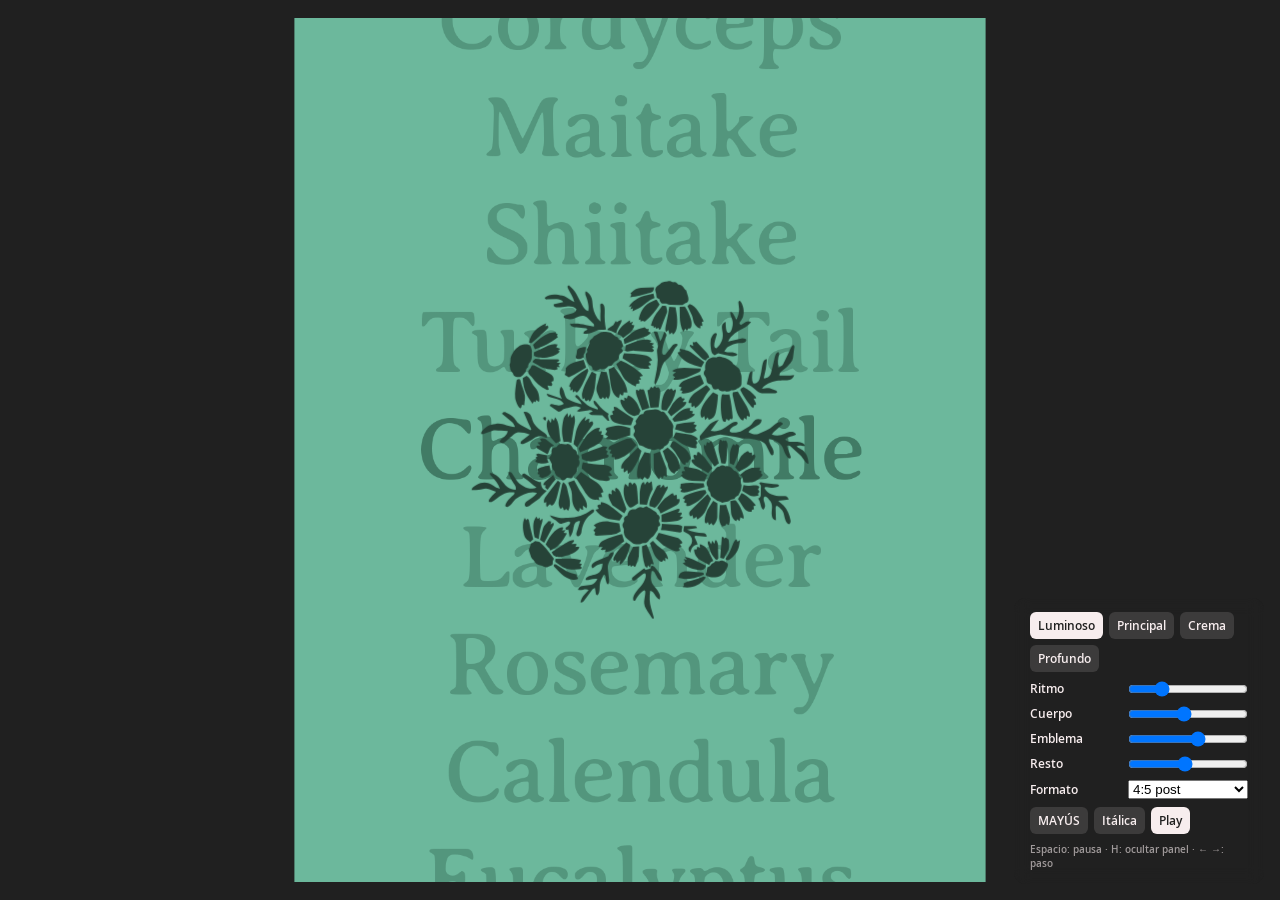
<file: nombres-en-loop/index.html>
<!DOCTYPE html>
<!-- firma:bong

      ##########         #########
      ###########      #############
      ############   #################
      ###########   ###################
      ##########    ###################
      ############  ###################
      #############  #################
      #############   ###############
      ############      ###########

                            #####
      ##     ######     ##########
      ####   ######   ###########
      #####  ######  ###########
      #############  ##########
      #############  ###################
      #############  ##################
      #############   #################
      #############     #############
      #############        #######

      E&D HERBS · NOMBRES EN LOOP
      Herramienta para armar piezas animadas con los emblemas de E&D Herbs.

      Hola. Si estás leyendo esto, te gusta ver cómo están hechas las cosas.
      A nosotros también.

      Diseño y desarrollo: Bong Studio
      Estudio de branding. Córdoba, Argentina. Desde 2019.
      Hicimos el sistema de marca de E&D Herbs. Esta herramienta pone en
      movimiento sus emblemas, su tipografía y sus tríadas de color.

      CRÉDITOS
      María Lopez / Brand Designer
      Marcos Cousseau / Creative Director

      CONTACTO
      https://bongstudio.ar

      BONG STUDIO · 2026 — Brutally Clear Branding — bongstudio.ar
-->
<html lang="es">
<head>
<meta charset="utf-8">
<meta name="viewport" content="width=device-width, initial-scale=1">
<title>E&amp;D Herbs - Nombres en loop</title>
<style>
  @font-face { font-family: "Averia"; src: url(fonts/AveriaSerifLibre-Regular.ttf); font-weight: 400; }
  @font-face { font-family: "Averia"; src: url(fonts/AveriaSerifLibre-Light.ttf); font-weight: 300; }
  @font-face { font-family: "Averia"; src: url(fonts/AveriaSerifLibre-Italic.ttf); font-style: italic; }
  @font-face { font-family: "OpenSans"; src: url(fonts/OpenSans-SemiBold.ttf); font-weight: 600; }

  :root {
    --bg: #6CB89C; --txt: #417B65; --ill: #264338;
    --dur: 900ms; --ease: cubic-bezier(.7, 0, .2, 1);
  }
  * { box-sizing: border-box; margin: 0; }
  html, body { height: 100%; background: #202020; overflow: hidden; }
  body { display: grid; place-items: center; font-family: "OpenSans", sans-serif; }

  /* Pieza a 1080 x 1350 (post 4:5), escalada a la ventana */
  #stage {
    width: 1080px; height: 1350px; position: relative; overflow: hidden;
    background: var(--bg); transform-origin: center;
    transition: background-color var(--dur) var(--ease);
  }
  #stage[data-ratio="9x16"] { height: 1920px; }
  #stage[data-ratio="1x1"]  { height: 1080px; }

  #names {
    position: absolute; left: 0; right: 0; top: 0;
    will-change: transform;
  }
  .name {
    height: var(--lh, 168px); line-height: var(--lh, 168px);
    text-align: center; white-space: nowrap;
    font-family: "Averia"; font-weight: 400;
    font-size: var(--fs, 150px); letter-spacing: -0.02em;
    color: var(--txt); opacity: var(--rest, .55);
    transition: color var(--dur) var(--ease), opacity var(--dur) var(--ease);
  }
  .name.on { opacity: 1; }
  #stage.upper .name { text-transform: uppercase; letter-spacing: 0; }
  #stage.italic .name { font-style: italic; }

  #emblem {
    position: absolute; left: 50%; top: 50%;
    width: var(--ew, 760px); aspect-ratio: 1300 / 1080;
    transform: translate(-50%, -50%);
  }
  #emblem .e {
    position: absolute; inset: 0; background: var(--ill);
    -webkit-mask: var(--src) center / contain no-repeat;
            mask: var(--src) center / contain no-repeat;
    transition: background-color var(--dur) var(--ease),
                opacity calc(var(--dur) * .7) var(--ease),
                transform var(--dur) var(--ease), filter var(--dur) var(--ease);
  }
  #emblem .e.out { opacity: 0; transform: translateY(-6%) scale(.96); filter: blur(6px); }
  #emblem .e.pre { opacity: 0; transform: translateY(6%) scale(.96); filter: blur(6px); transition: none; }

  /* Controles */
  #ui {
    position: fixed; right: 16px; bottom: 16px; z-index: 9;
    background: rgba(32,32,32,.88); color: #F7EDEE; border-radius: 12px;
    padding: 14px 16px; font-size: 12px; display: grid; gap: 8px; width: 250px;
    backdrop-filter: blur(8px);
  }
  #ui.hide { display: none; }
  #ui label { display: grid; grid-template-columns: 90px 1fr; align-items: center; gap: 8px; }
  #ui .row { display: flex; gap: 6px; flex-wrap: wrap; }
  #ui button {
    font: inherit; background: #F7EDEE22; color: inherit; border: 0;
    border-radius: 6px; padding: 5px 8px; cursor: pointer;
  }
  #ui button.on { background: #F7EDEE; color: #202020; }
  #ui select, #ui input { width: 100%; }
  #ui small { opacity: .6; }
</style>
</head>
<body>

<div id="stage">
  <div id="names"></div>
  <div id="emblem"></div>
</div>

<div id="ui">
  <div class="row" id="combos"></div>
  <label>Ritmo <input id="speed" type="range" min="0.5" max="2.5" step="0.1" value="1"></label>
  <label>Cuerpo <input id="size" type="range" min="90" max="220" step="2" value="150"></label>
  <label>Emblema <input id="esize" type="range" min="400" max="1000" step="10" value="760"></label>
  <label>Resto <input id="rest" type="range" min="0.15" max="1" step="0.05" value="0.55"></label>
  <label>Formato
    <select id="ratio"><option value="4x5">4:5 post</option><option value="9x16">9:16 story</option><option value="1x1">1:1</option></select>
  </label>
  <div class="row">
    <button id="bUpper">MAYÚS</button>
    <button id="bItalic">Itálica</button>
    <button id="bPlay" class="on">Play</button>
  </div>
  <small>Espacio: pausa · H: ocultar panel · ← →: paso</small>
</div>

<script>
/* ---------- Datos ---------- */
const SLUGS = ["chamomile","lavender","rosemary","calendula","eucalyptus","ginger","turmeric","hibiscus","valerian","peppermint","sage","echinacea","lemon-balm","ashwagandha","thyme","passionflower","nettle","olive","reishi","moringa","st-johns-wort","dandelion","lions-mane","tulsi","garlic","arnica","oregano","milk-thistle","basil","cinnamon","aloe","rhodiola","comfrey","frankincense","kava-kava","myrrh","maca","neem","hyssop","feverfew","chanca-piedra","gotu-kola","graviola","eleuthero","lemongrass","artemisa","senna","tea-tree","plantain","poleo","kalanchoe","gymnema","curia","anamu","bee-pollen","chaga","cordyceps","maitake","shiitake","turkey-tail"];
const SPECIAL = { "st-johns-wort": "St. John's Wort", "lions-mane": "Lion's Mane", "tea-tree": "Tea Tree", "bee-pollen": "Bee Pollen" };
const nameOf = s => SPECIAL[s] || s.split("-").map(w => w[0].toUpperCase() + w.slice(1)).join(" ");

const TRIADAS = {
  verde:     ["#417B65", "#6CB89C", "#264338"],
  lavanda:   ["#DE9CE3", "#F7CFFA", "#936E96"],
  terracota: ["#DF5425", "#FBB49C", "#8B361B"],
  ocre:      ["#B58735", "#FEDCA2", "#7E612E"],
  azul:      ["#6E96DE", "#BAD3FF", "#46659D"],
  violeta:   ["#9D7FE0", "#CDB9F8", "#604796"],
};
const ORDER = ["verde","lavanda","terracota","ocre","azul","violeta"];

/* Combinaciones de color: qué rol va a fondo / texto / emblema */
const COMBOS = {
  "Luminoso":  t => ({ bg: t[1], txt: t[0], ill: t[2] }),
  "Principal": t => ({ bg: t[0], txt: t[1], ill: t[2] }),
  "Crema":     t => ({ bg: "#F7EDEE", txt: t[1], ill: t[2] }),
  "Profundo":  t => ({ bg: t[2], txt: t[0], ill: t[1] }),
};
let combo = "Luminoso";

const items = SLUGS.map((s, i) => ({ slug: s, name: nameOf(s), triada: TRIADAS[ORDER[i % ORDER.length]] }));
const N = items.length;

/* ---------- DOM ---------- */
const stage = document.getElementById("stage");
const list = document.getElementById("names");
const emblem = document.getElementById("emblem");
const REPS = 3;                       // lista repetida para el loop sin corte
const rows = [];
for (let r = 0; r < REPS; r++) items.forEach((it, i) => {
  const d = document.createElement("div");
  d.className = "name"; d.textContent = it.name; d.dataset.i = i;
  list.appendChild(d); rows.push(d);
});

let idx = 0, pos = N, playing = true, timer = null, speed = 1;
const lh = () => parseFloat(getComputedStyle(stage).getPropertyValue("--lh"));

function fitRows() {
  // achica sólo las líneas que no entran en el ancho
  const max = 1080 - 80;
  rows.forEach(d => { d.style.fontSize = ""; const w = d.scrollWidth;
    if (w > max) d.style.fontSize = (parseFloat(getComputedStyle(d).fontSize) * max / w) + "px"; });
}

function place(animate) {
  list.style.transition = animate ? `transform var(--dur) var(--ease)` : "none";
  const y = stage.clientHeight / 2 - lh() * (pos + 0.5);
  list.style.transform = `translateY(${y}px)`;
  rows.forEach((d, k) => d.classList.toggle("on", k === pos));
}

function paint() {
  const c = COMBOS[combo](items[idx].triada);
  stage.style.setProperty("--bg", c.bg);
  stage.style.setProperty("--txt", c.txt);
  stage.style.setProperty("--ill", c.ill);
}

function swapEmblem() {
  const old = emblem.querySelector(".e:not(.out)");
  if (old) { old.classList.add("out"); setTimeout(() => old.remove(), 1200); }
  const e = document.createElement("div");
  e.className = "e pre";
  e.style.setProperty("--src", `url("emblemas/EYD_EMB_${items[idx].slug}_verde_rgb.svg")`);
  emblem.appendChild(e);
  e.getBoundingClientRect();
  e.classList.remove("pre");
}

function step(dir = 1) {
  idx = (idx + dir + N) % N;
  pos += dir;
  place(true); paint(); swapEmblem();
  // al terminar, si salimos de la copia del medio, saltamos sin animación
  const dur = 900 / speed;
  setTimeout(() => {
    if (pos >= 2 * N || pos < N) { pos = N + idx; place(false); }
  }, dur + 20);
}

function loop() {
  clearTimeout(timer);
  if (!playing) return;
  timer = setTimeout(() => { step(1); loop(); }, 1800 / speed);
}

/* precarga de emblemas */
items.forEach(it => { const im = new Image(); im.src = `emblemas/EYD_EMB_${it.slug}_verde_rgb.svg`; });

/* ---------- Escala a la ventana ---------- */
function scale() {
  const s = Math.min(innerWidth / 1080, innerHeight / stage.offsetHeight) * .96;
  stage.style.transform = `scale(${s})`;
  stage.style.margin = `${(stage.offsetHeight * (s - 1)) / 2}px ${(1080 * (s - 1)) / 2}px`;
}
addEventListener("resize", scale);

/* ---------- Controles ---------- */
const $ = id => document.getElementById(id);
const combosEl = $("combos");
Object.keys(COMBOS).forEach(k => {
  const b = document.createElement("button"); b.textContent = k; b.classList.toggle("on", k === combo);
  b.onclick = () => { combo = k; [...combosEl.children].forEach(x => x.classList.toggle("on", x === b)); paint(); };
  combosEl.appendChild(b);
});
$("speed").oninput = e => { speed = +e.target.value; stage.style.setProperty("--dur", (900 / speed) + "ms"); loop(); };
$("size").oninput = e => { const v = +e.target.value; stage.style.setProperty("--fs", v + "px"); stage.style.setProperty("--lh", Math.round(v * 1.12) + "px"); fitRows(); place(false); };
$("esize").oninput = e => stage.style.setProperty("--ew", e.target.value + "px");
$("rest").oninput = e => stage.style.setProperty("--rest", e.target.value);
$("ratio").onchange = e => { stage.dataset.ratio = e.target.value; scale(); place(false); };
$("bUpper").onclick = e => { stage.classList.toggle("upper"); e.target.classList.toggle("on"); fitRows(); };
$("bItalic").onclick = e => { stage.classList.toggle("italic"); e.target.classList.toggle("on"); fitRows(); };
const togglePlay = () => { playing = !playing; $("bPlay").classList.toggle("on", playing); $("bPlay").textContent = playing ? "Play" : "Pausa"; loop(); };
$("bPlay").onclick = togglePlay;
addEventListener("keydown", e => {
  if (e.code === "Space") { e.preventDefault(); togglePlay(); }
  if (e.key === "h" || e.key === "H") $("ui").classList.toggle("hide");
  if (e.key === "ArrowRight") step(1);
  if (e.key === "ArrowLeft") step(-1);
});

/* ---------- Arranque ---------- */
stage.style.setProperty("--lh", "168px");
const Q = new URLSearchParams(location.search);
if (Q.has("render")) setupRender();
else document.fonts.ready.then(() => { fitRows(); scale(); place(false); paint(); swapEmblem(); loop(); });

/* ---------- Modo render: cuadro por cuadro, sin transiciones ----------
   ?render&ratio=4x5&combo=Crema&set=chamomile,lavender,...&upper
   window.seek(ms) dibuja el estado exacto en ese instante.
   La duración del loop es set.length * PERIOD. */
function setupRender() {
  const PERIOD = +(Q.get("period") || 1800), MOVE = +(Q.get("move") || 900);
  $("ui").classList.add("hide");
  document.body.style.display = "block";
  stage.dataset.ratio = Q.get("ratio") || "4x5";
  if (Q.has("upper")) stage.classList.add("upper");
  if (Q.get("combo")) combo = Q.get("combo");
  const css = document.createElement("style");
  css.textContent = "*{transition:none!important}";
  document.head.appendChild(css);

  const set = (Q.get("set") || SLUGS.slice(0, 8).join(",")).split(",");
  const its = set.map(s => ({ slug: s, name: nameOf(s),
    triada: TRIADAS[ORDER[SLUGS.indexOf(s) % ORDER.length]] }));
  const M = its.length;
  list.innerHTML = ""; rows.length = 0;
  for (let r = 0; r < 3; r++) its.forEach(it => {
    const d = document.createElement("div"); d.className = "name"; d.textContent = it.name;
    list.appendChild(d); rows.push(d);
  });
  emblem.innerHTML = "";
  const layer = () => { const e = document.createElement("div"); e.className = "e"; emblem.appendChild(e); return e; };
  const A = layer(), B = layer();
  const src = i => `url("emblemas/EYD_EMB_${its[i].slug}_verde_rgb.svg")`;

  // cubic-bezier(.7,0,.2,1)
  const bez = (x1, y1, x2, y2) => t => {
    const cx = 3*x1, bx = 3*(x2-x1)-cx, ax = 1-cx-bx, cy = 3*y1, by = 3*(y2-y1)-cy, ay = 1-cy-by;
    let u = t; for (let k = 0; k < 8; k++) { const x = ((ax*u+bx)*u+cx)*u - t, dx = (3*ax*u+2*bx)*u+cx; if (Math.abs(x) < 1e-6) break; u -= x/dx; }
    return ((ay*u+by)*u+cy)*u;
  };
  const ease = bez(.7, 0, .2, 1);
  const hex = h => [1,3,5].map(i => parseInt(h.slice(i, i+2), 16));
  const mix = (a, b, p) => { const x = hex(a), y = hex(b); return `rgb(${x.map((v, i) => Math.round(v + (y[i]-v)*p)).join(",")})`; };
  const rest = parseFloat(getComputedStyle(stage).getPropertyValue("--rest")) || .55;

  window.loopMs = M * PERIOD;
  window.seek = ms => {
    ms = ((ms % loopMs) + loopMs) % loopMs;
    const k = Math.floor(ms / PERIOD), local = ms - k * PERIOD;
    const p = ease(Math.min(local / MOVE, 1));
    const q = ease(Math.min(local / (MOVE * .7), 1));
    const from = k % M, to = (k + 1) % M;
    // lista
    const base = M + from;
    const y = stage.clientHeight / 2 - lh() * (base + p + 0.5);
    list.style.transform = `translateY(${y}px)`;
    rows.forEach((d, i) => d.style.opacity = i === base ? 1 - (1 - rest) * p : i === base + 1 ? rest + (1 - rest) * p : rest);
    // color
    const c0 = COMBOS[combo](its[from].triada), c1 = COMBOS[combo](its[to].triada);
    stage.style.background = mix(c0.bg, c1.bg, p);
    rows.forEach(d => d.style.color = mix(c0.txt, c1.txt, p));
    const ill0 = mix(c0.ill, c1.ill, p);
    // emblemas: A sale, B entra
    A.style.setProperty("--src", src(from)); B.style.setProperty("--src", src(to));
    A.style.background = B.style.background = ill0;
    A.style.opacity = 1 - q; A.style.transform = `translateY(${-6*p}%) scale(${1 - .04*p})`; A.style.filter = `blur(${6*p}px)`;
    B.style.opacity = q;     B.style.transform = `translateY(${6*(1-p)}%) scale(${.96 + .04*p})`; B.style.filter = `blur(${6*(1-p)}px)`;
  };
  window.renderReady = Promise.all([document.fonts.ready,
    ...its.map(it => new Promise(r => { const im = new Image(); im.onload = im.onerror = r; im.src = `emblemas/EYD_EMB_${it.slug}_verde_rgb.svg`; }))])
    .then(() => { fitRows(); seek(0); return true; });
}
</script>
</body>
</html>
</file>
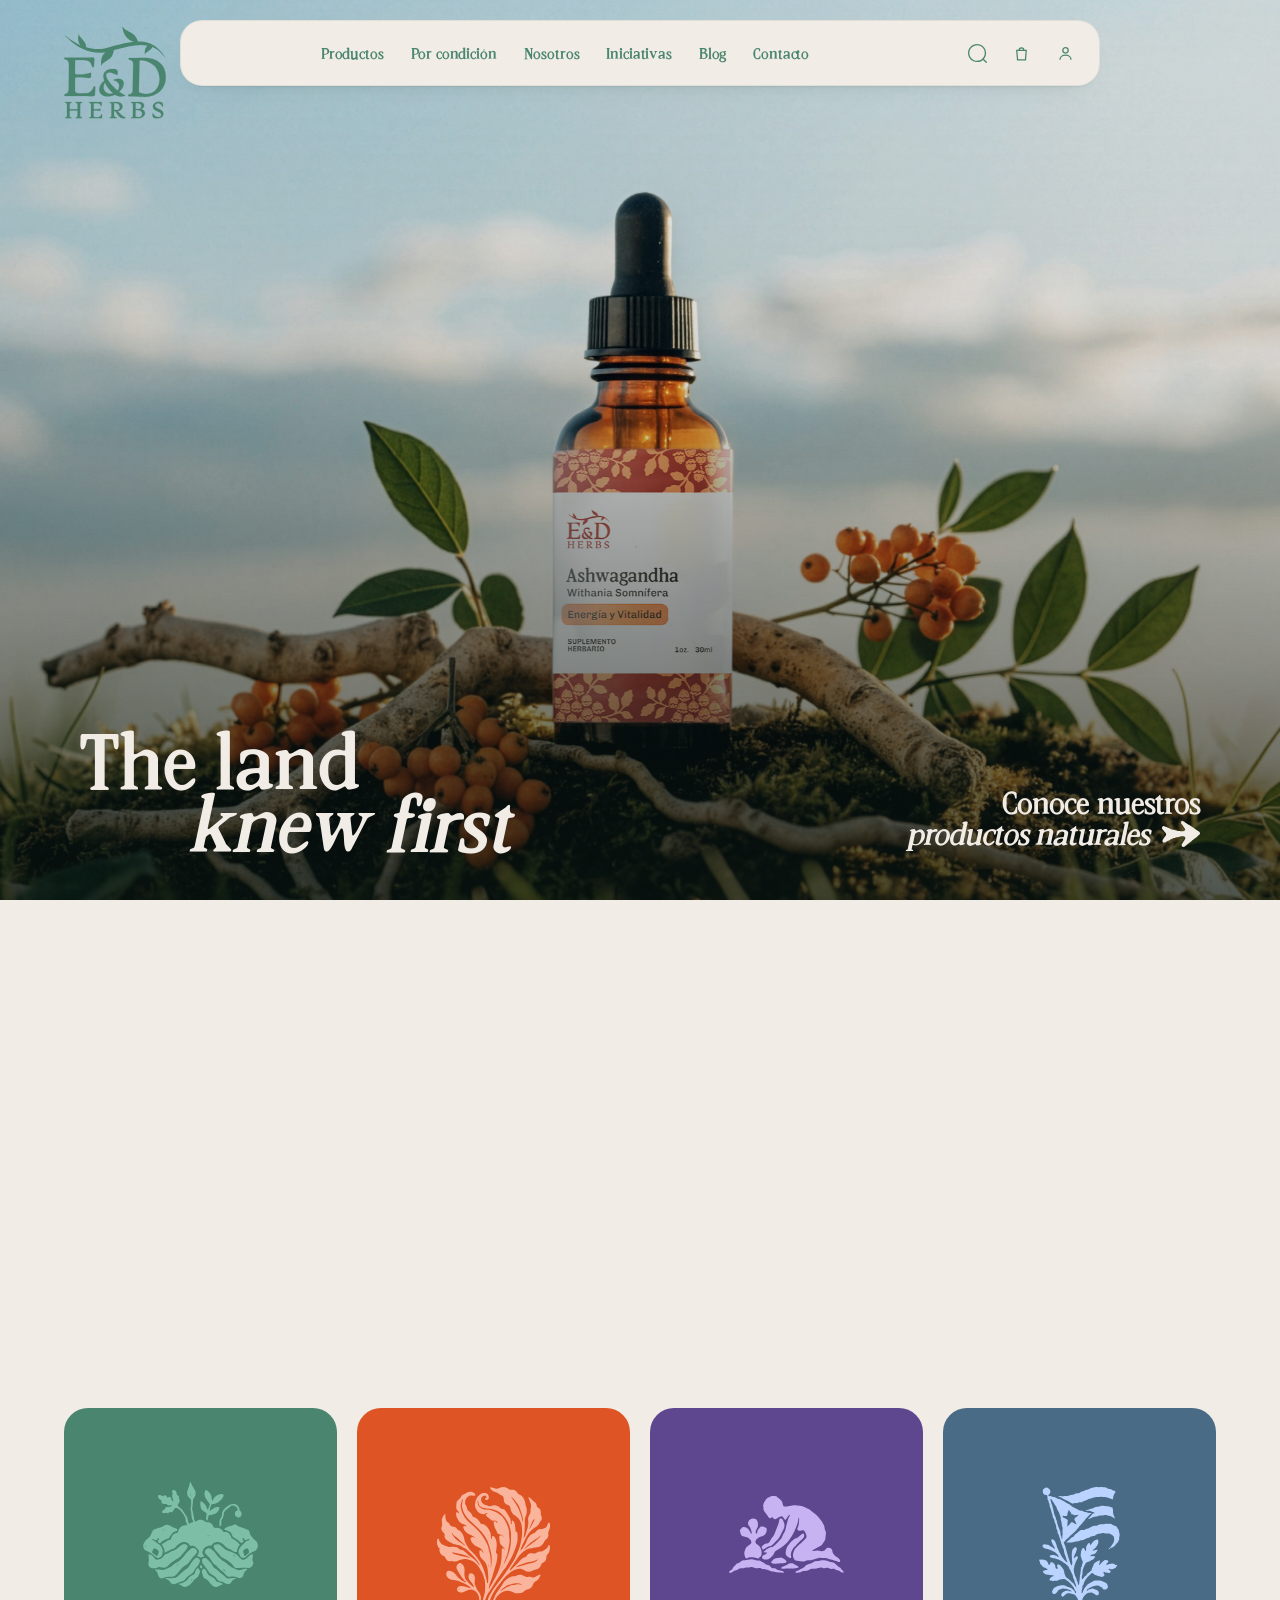
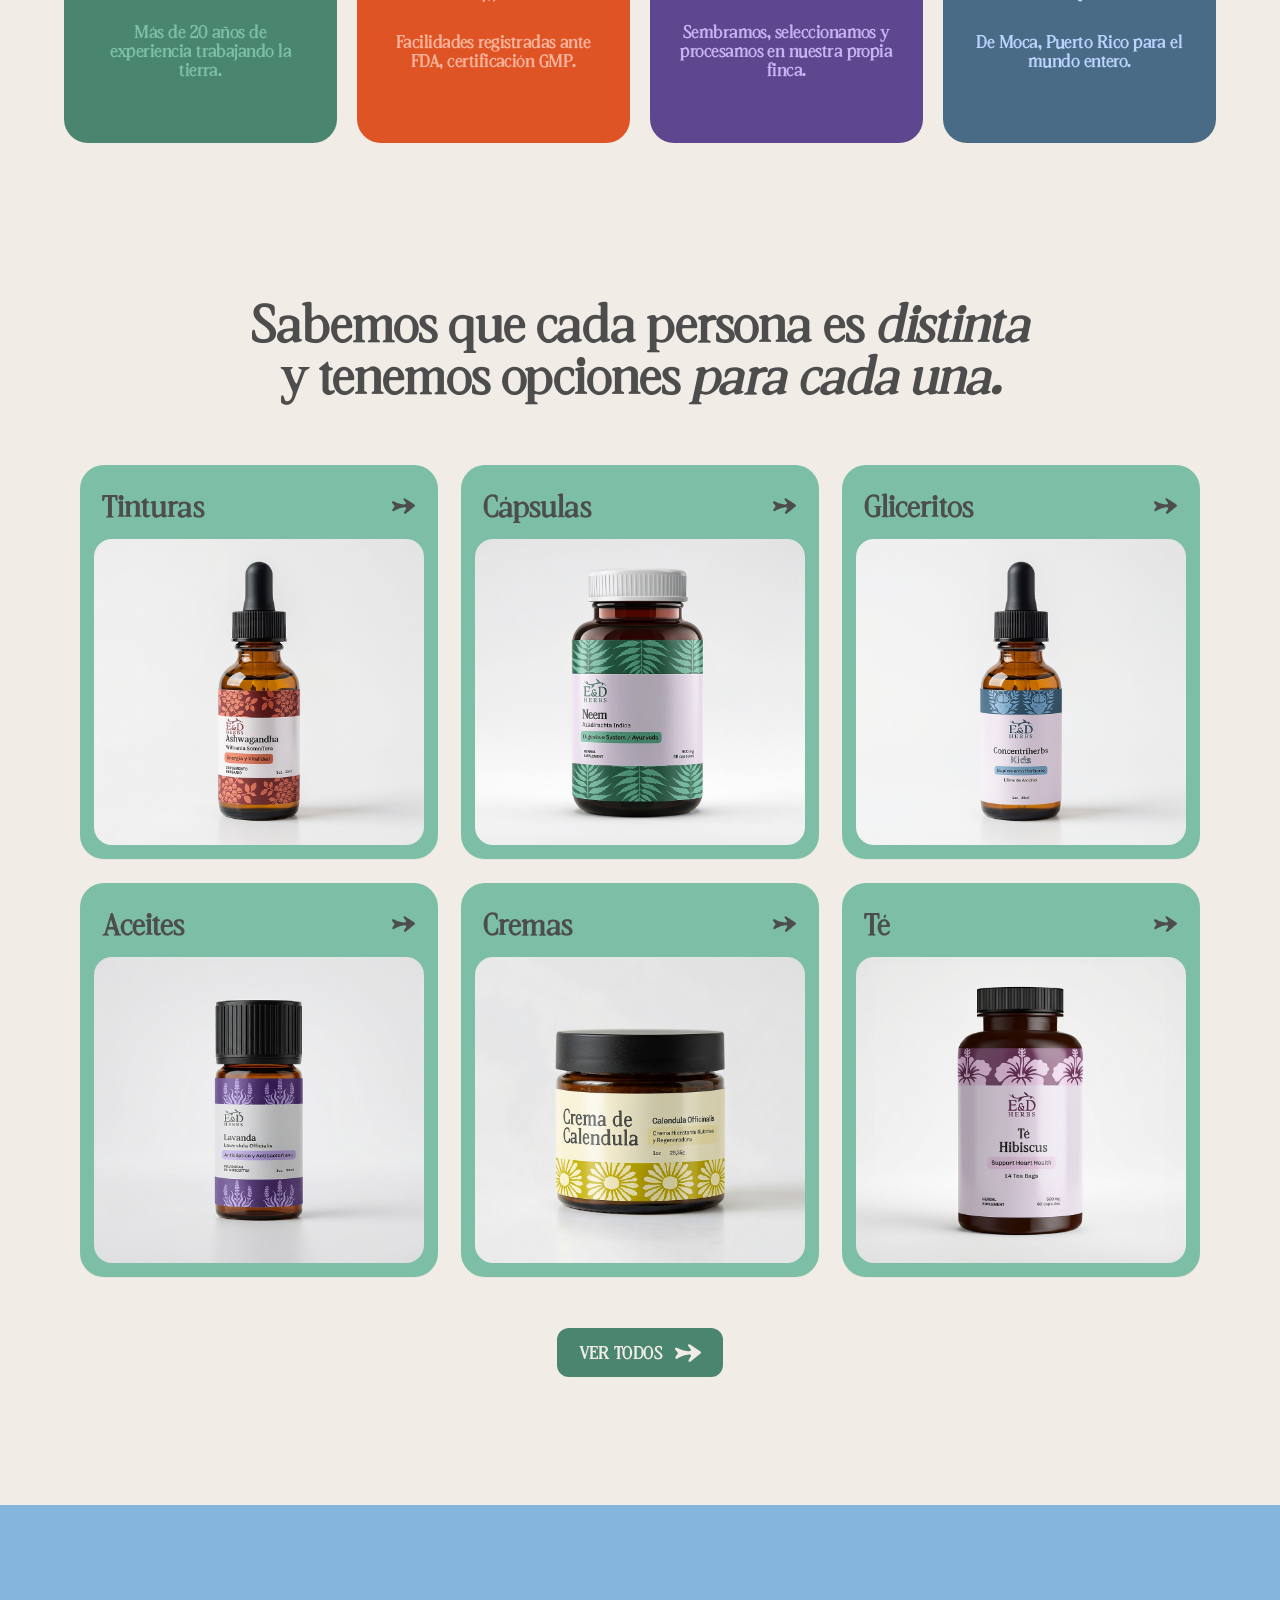
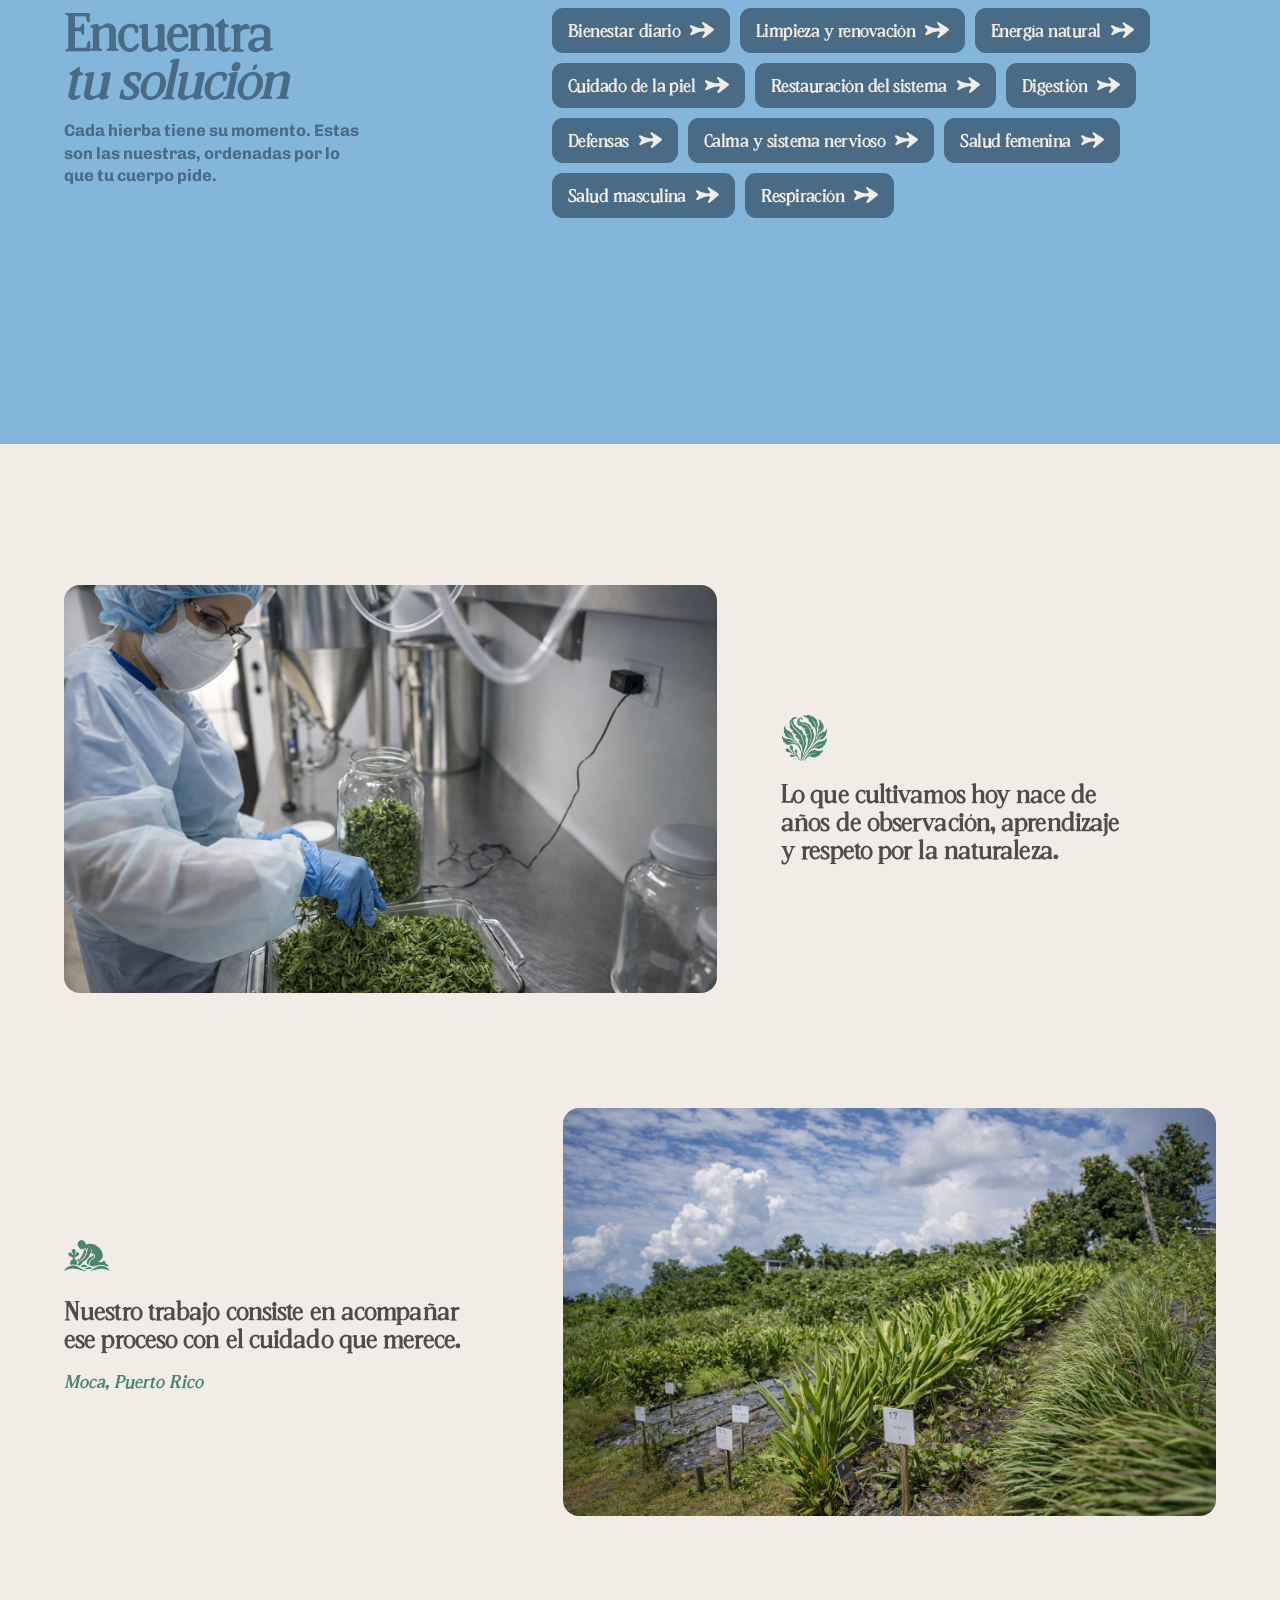
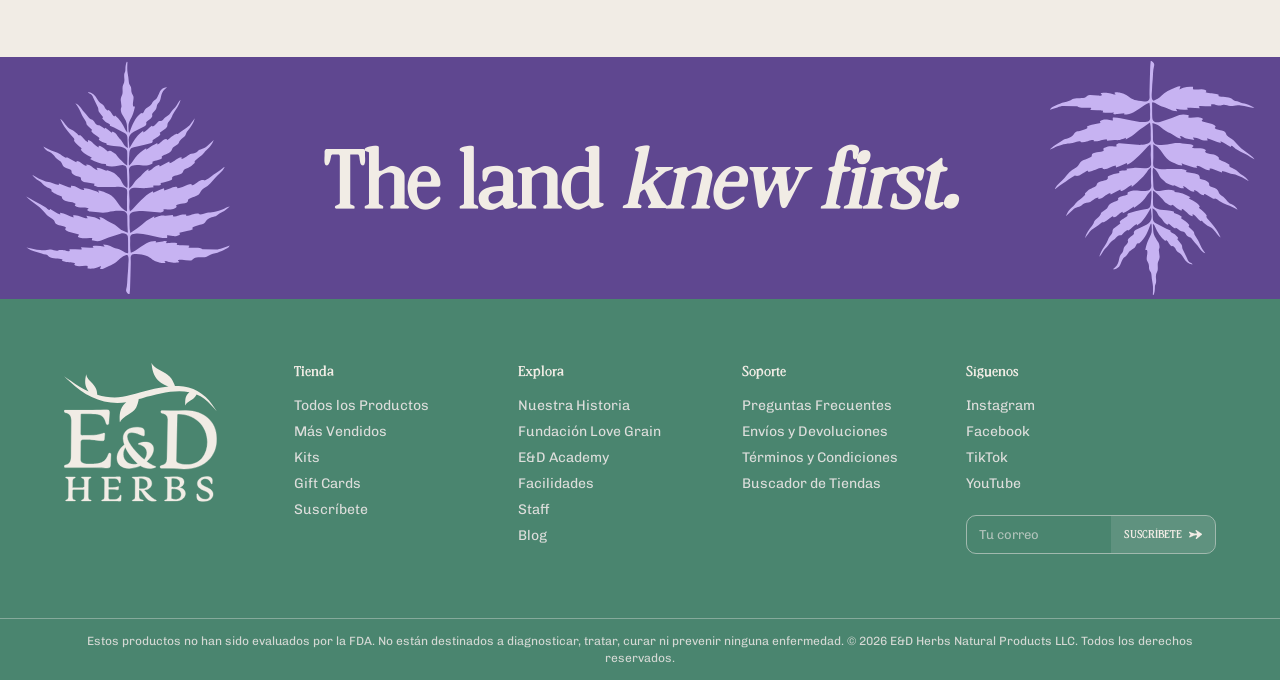
<file: prop 1/E&D - Home Prop2.html>
<!DOCTYPE html>
<html lang="es">
<head>
<meta charset="UTF-8" />
<meta name="viewport" content="width=device-width, initial-scale=1.0" />
<title>E&D Herbs — The land knew first · Propuesta 2</title>
<link rel="preconnect" href="https://fonts.googleapis.com" />
<link rel="preconnect" href="https://fonts.gstatic.com" crossorigin />
<link href="https://fonts.googleapis.com/css2?family=Chivo:ital,wght@0,300;0,400;0,500;0,700;0,800;1,400;1,700&display=swap" rel="stylesheet" />
<link rel="stylesheet" href="icons-prop2.css" />
<link rel="stylesheet" href="styles-prop2.css" />
</head>
<body>

<!-- ───────────────────────── NAV ───────────────────────── -->
<header class="nav-wrap" id="nav">
  <a class="site-logo" href="#top" aria-label="E&D Herbs — inicio">
    <span class="site-logo-mark" aria-hidden="true"></span>
  </a>
  <nav class="nav-shell" id="navShell" aria-label="Principal">
    <div class="nav-bar">
      <ul class="nav-links" role="menubar">
        <li><button class="nav-link" data-menu="productos" type="button">Productos</button></li>
        <li><button class="nav-link" data-menu="condicion" type="button">Por condición</button></li>
        <li><button class="nav-link" data-menu="nosotros" type="button">Nosotros</button></li>
        <li><button class="nav-link" data-menu="iniciativas" type="button">Iniciativas</button></li>
        <li><a class="nav-link" href="#blog">Blog</a></li>
        <li><a class="nav-link" href="#footer">Contacto</a></li>
      </ul>

      <div class="nav-tools">
        <button class="nav-icon" id="searchBtn" aria-label="Buscar" type="button"><span class="ic ic-search" aria-hidden="true"></span></button>
        <button class="nav-icon" aria-label="Carrito" type="button"><span class="ic ic-bag" aria-hidden="true"></span></button>
        <button class="nav-icon" aria-label="Cuenta" type="button"><span class="ic ic-user" aria-hidden="true"></span></button>
        <button class="nav-burger" id="burger" aria-label="Menú" type="button"><span></span><span></span></button>
      </div>
    </div>

    <!-- the drawer grows from inside the same solid -->
    <div class="nav-drawer" id="navDrawer">
      <button class="mobile-menu-back" id="mobileMenuBack" type="button">Volver</button>
      <div class="nav-drawer-inner">

        <section class="mega" data-panel="productos">
          <div class="mega-feature" style="--accent:var(--green)">
            <span class="mega-feature-illus" style="--m:url(assets/illus/canela.svg)"></span>
            <p class="mega-kicker">Catálogo</p>
            <h3 class="mega-feature-title">Cada formato, su <em>ritual</em>.</h3>
            <a class="mega-cta" href="#productos">Ver todos los productos <span class="arrow" aria-hidden="true"></span></a>
          </div>
          <div class="mega-cols">
            <div class="mega-col">
              <p class="mega-col-title">Formatos</p>
              <a href="#productos">Tinturas</a>
              <a href="#productos">Cápsulas</a>
              <a href="#productos">Gliceritos</a>
              <a href="#productos">Aceites</a>
              <a href="#productos">Cremas</a>
              <a href="#productos">Té</a>
            </div>
            <div class="mega-col">
              <p class="mega-col-title">Colecciones</p>
              <a href="#productos">Más vendidos</a>
              <a href="#productos">Kits &amp; rituales</a>
              <a href="#productos">Novedades</a>
              <a href="#productos">Gift cards</a>
              <a href="#productos">Suscripción</a>
            </div>
          </div>
        </section>

        <section class="mega" data-panel="condicion">
          <div class="mega-feature" style="--accent:var(--blue)">
            <span class="mega-feature-illus" style="--m:url(assets/illus/hibiscus.svg)"></span>
            <p class="mega-kicker">Encuentra tu solución</p>
            <h3 class="mega-feature-title">Ordenadas por lo que tu <em>cuerpo pide</em>.</h3>
            <a class="mega-cta" href="#solucion">Explorar por condición <span class="arrow" aria-hidden="true"></span></a>
          </div>
          <div class="mega-cols">
            <div class="mega-col">
              <p class="mega-col-title">Bienestar</p>
              <a href="#solucion">Bienestar diario</a>
              <a href="#solucion">Energía natural</a>
              <a href="#solucion">Restauración del sistema</a>
              <a href="#solucion">Defensas</a>
            </div>
            <div class="mega-col">
              <p class="mega-col-title">Cuidado</p>
              <a href="#solucion">Limpieza y renovación</a>
              <a href="#solucion">Cuidado de la piel</a>
              <a href="#solucion">Digestión</a>
              <a href="#solucion">Calma y sistema nervioso</a>
            </div>
            <div class="mega-col">
              <p class="mega-col-title">Específicos</p>
              <a href="#solucion">Salud femenina</a>
              <a href="#solucion">Salud masculina</a>
              <a href="#solucion">Respiración</a>
            </div>
          </div>
        </section>

        <section class="mega" data-panel="nosotros">
          <div class="mega-feature" style="--accent:var(--plum)">
            <span class="mega-feature-illus" style="--m:url(assets/illus/finca.svg)"></span>
            <p class="mega-kicker">Moca, Puerto Rico</p>
            <h3 class="mega-feature-title">La tierra siempre tuvo las <em>respuestas</em>.</h3>
            <a class="mega-cta" href="#tierra">Conoce nuestra historia <span class="arrow" aria-hidden="true"></span></a>
          </div>
          <div class="mega-cols">
            <div class="mega-col">
              <p class="mega-col-title">La casa</p>
              <a href="#tierra">Nuestra historia</a>
              <a href="#tierra">La finca</a>
              <a href="#tierra">Staff</a>
              <a href="#tierra">Facilidades</a>
            </div>
            <div class="mega-col">
              <p class="mega-col-title">Aprende</p>
              <a href="#blog">E&amp;D Academy</a>
              <a href="#blog">Blog</a>
              <a href="#blog">Guías de uso</a>
            </div>
          </div>
        </section>

        <section class="mega" data-panel="iniciativas">
          <div class="mega-feature" style="--accent:var(--orange)">
            <span class="mega-feature-illus" style="--m:url(assets/illus/suelo.svg)"></span>
            <p class="mega-kicker">Devolverle a la tierra</p>
            <h3 class="mega-feature-title">Lo que cultivamos hoy nace de <em>años</em>.</h3>
            <a class="mega-cta" href="#tierra">Ver iniciativas <span class="arrow" aria-hidden="true"></span></a>
          </div>
          <div class="mega-cols">
            <div class="mega-col">
              <p class="mega-col-title">Impacto</p>
              <a href="#tierra">Fundación Love Grain</a>
              <a href="#tierra">Sostenibilidad</a>
              <a href="#tierra">Comunidad de Moca</a>
            </div>
            <div class="mega-col">
              <p class="mega-col-title">Calidad</p>
              <a href="#tierra">Certificación GMP</a>
              <a href="#tierra">Registro FDA</a>
              <a href="#tierra">Trazabilidad</a>
            </div>
          </div>
        </section>

      </div>
    </div>
  </nav>
  <div class="nav-scrim" id="navScrim"></div>
</header>

<main id="top">

  <!-- ───────────────────────── HERO ───────────────────────── -->
  <section class="hero" id="hero">
    <div class="hero-photo" id="heroPhoto"></div>
    <div class="hero-fade"></div>
    <div class="hero-overlay">
      <div class="hero-tagline reveal" data-rv data-hero-rv>
        <span class="line">The land</span>
        <span class="line"><em>knew first</em></span>
      </div>
      <a class="hero-aside reveal" data-rv data-hero-rv href="#productos">
        <span class="hero-aside-l1">Conoce nuestros</span>
        <span class="hero-aside-l2"><em>productos naturales</em> <span class="arrow" aria-hidden="true"></span></span>
      </a>
    </div>
  </section>

  <!-- ───────────────────────── MISIÓN ───────────────────────── -->
  <section class="mission" id="tierra">
    <p class="mission-copy reveal" data-rv data-rv-words data-rv-scroll>
      La tierra <strong>siempre tuvo las respuestas.</strong> Lo que las manos
      supieron antes que las palabras. Siempre fue así en Moca, por generaciones,
      una familia trabajó con <strong>amor y sacrificio</strong> para darte lo que
      te pertenecía antes de que lo supieras. <em>The land knew first.</em>
    </p>
  </section>

  <!-- ───────────────────────── CREDENCIALES ───────────────────────── -->
  <section class="creds">
    <div class="creds-grid">
      <article class="cred-card reveal" data-rv data-after-scroll-text style="--card:var(--green);--ink:var(--green-light)">
        <span class="cred-illus" style="--m:url(assets/illus/suelo.svg)"></span>
        <p class="cred-text">Más de 20 años de experiencia trabajando la tierra.</p>
      </article>
      <article class="cred-card reveal" data-rv data-after-scroll-text style="--card:var(--orange);--ink:var(--peach)">
        <span class="cred-illus" style="--m:url(assets/illus/canela.svg)"></span>
        <p class="cred-text">Facilidades registradas ante FDA, certificación GMP.</p>
      </article>
      <article class="cred-card reveal" data-rv data-after-scroll-text style="--card:var(--plum);--ink:var(--lilac-pale)">
        <span class="cred-illus" style="--m:url(assets/illus/finca.svg)"></span>
        <p class="cred-text">Sembramos, seleccionamos y procesamos en nuestra propia finca.</p>
      </article>
      <article class="cred-card reveal" data-rv data-after-scroll-text style="--card:var(--blue);--ink:var(--blue-pale)">
        <span class="cred-illus" style="--m:url(assets/illus/PR.svg)"></span>
        <p class="cred-text">De Moca, Puerto Rico para el mundo entero.</p>
      </article>
    </div>
  </section>

  <!-- ───────────────────────── PRODUCTOS ───────────────────────── -->
  <section class="products" id="productos">
    <h2 class="products-title reveal" data-rv>
      Sabemos que cada persona es <em>distinta</em><br />
      y tenemos opciones <em>para cada una.</em>
    </h2>

    <div class="products-grid">
      <a class="product-card reveal" data-rv href="#productos" style="--tint:var(--green)">
        <div class="product-head"><span class="product-name">Tinturas</span><span class="arrow" aria-hidden="true"></span></div>
        <div class="product-media"><div class="product-img" style="background-image:url(assets-prop2/img/products/tintura.jpeg)"></div></div>
      </a>
      <a class="product-card reveal" data-rv href="#productos" style="--tint:var(--orange)">
        <div class="product-head"><span class="product-name">Cápsulas</span><span class="arrow" aria-hidden="true"></span></div>
        <div class="product-media"><div class="product-img" style="background-image:url(assets-prop2/img/products/capsulas.jpeg)"></div></div>
      </a>
      <a class="product-card reveal" data-rv href="#productos" style="--tint:var(--blue)">
        <div class="product-head"><span class="product-name">Gliceritos</span><span class="arrow" aria-hidden="true"></span></div>
        <div class="product-media"><div class="product-img" style="background-image:url(assets-prop2/img/products/gliceritos.jpeg)"></div></div>
      </a>
      <a class="product-card reveal" data-rv href="#productos" style="--tint:var(--plum)">
        <div class="product-head"><span class="product-name">Aceites</span><span class="arrow" aria-hidden="true"></span></div>
        <div class="product-media"><div class="product-img" style="background-image:url(assets-prop2/img/products/aceite.jpeg)"></div></div>
      </a>
      <a class="product-card reveal" data-rv href="#productos" style="--tint:var(--green-mid)">
        <div class="product-head"><span class="product-name">Cremas</span><span class="arrow" aria-hidden="true"></span></div>
        <div class="product-media"><div class="product-img" style="background-image:url(assets-prop2/img/products/crema.jpeg)"></div></div>
      </a>
      <a class="product-card reveal" data-rv href="#productos" style="--tint:var(--lilac)">
        <div class="product-head"><span class="product-name">Té</span><span class="arrow" aria-hidden="true"></span></div>
        <div class="product-media"><div class="product-img" style="background-image:url(assets-prop2/img/products/te.jpeg)"></div></div>
      </a>
    </div>

    <div class="products-cta reveal" data-rv>
      <a class="btn btn-green" href="#productos">VER TODOS <span class="arrow" aria-hidden="true"></span></a>
    </div>
  </section>

  <!-- ───────────────────────── ENCUENTRA TU SOLUCIÓN ───────────────────────── -->
  <section class="solucion" id="solucion">
    <div class="solucion-top">
      <div class="solucion-intro reveal" data-rv>
        <h2 class="solucion-title">Encuentra<br /><em>tu solución</em></h2>
        <p class="solucion-sub">Cada hierba tiene su momento. Estas son las nuestras, ordenadas por lo que tu cuerpo pide.</p>
      </div>
      <div class="solucion-pills reveal" data-rv>
        <a class="pill" href="#solucion">Bienestar diario <span class="arrow" aria-hidden="true"></span></a>
        <a class="pill" href="#solucion">Limpieza y renovación <span class="arrow" aria-hidden="true"></span></a>
        <a class="pill" href="#solucion">Energía natural <span class="arrow" aria-hidden="true"></span></a>
        <a class="pill" href="#solucion">Cuidado de la piel <span class="arrow" aria-hidden="true"></span></a>
        <a class="pill" href="#solucion">Restauración del sistema <span class="arrow" aria-hidden="true"></span></a>
        <a class="pill" href="#solucion">Digestión <span class="arrow" aria-hidden="true"></span></a>
        <a class="pill" href="#solucion">Defensas <span class="arrow" aria-hidden="true"></span></a>
        <a class="pill" href="#solucion">Calma y sistema nervioso <span class="arrow" aria-hidden="true"></span></a>
        <a class="pill" href="#solucion">Salud femenina <span class="arrow" aria-hidden="true"></span></a>
        <a class="pill" href="#solucion">Salud masculina <span class="arrow" aria-hidden="true"></span></a>
        <a class="pill" href="#solucion">Respiración <span class="arrow" aria-hidden="true"></span></a>
      </div>
    </div>

    <!-- TICKER de ilustraciones -->
    <div class="ticker" id="ticker" aria-label="Sistema de ilustraciones E&D">
      <div class="ticker-track" id="tickerTrack"></div>
    </div>
  </section>

  <!-- ───────────────────────── EDITORIAL TIERRA ───────────────────────── -->
  <section class="editorial" id="blog">
    <div class="editorial-row">
      <figure class="ed-img ed-img-lab reveal" data-rv>
        <div class="ed-photo" style="background-image:url(assets-prop2/img/editorial-1.png)"></div>
      </figure>
      <div class="ed-text ed-text-a reveal" data-rv>
        <span class="ed-illus" style="--m:url(assets/illus/canela.svg)"></span>
        <p>Lo que cultivamos hoy nace de años de observación, aprendizaje y respeto por la naturaleza.</p>
      </div>
    </div>
    <div class="editorial-row editorial-row-rev">
      <figure class="ed-img ed-img-field reveal" data-rv>
        <div class="ed-photo" style="background-image:url(assets-prop2/img/field-1.png)"></div>
      </figure>
      <div class="ed-text ed-text-b reveal" data-rv>
        <span class="ed-illus" style="--m:url(assets/illus/finca.svg)"></span>
        <p>Nuestro trabajo consiste en acompañar ese proceso con el cuidado que merece.</p>
        <span class="ed-place"><em>Moca, Puerto Rico</em></span>
      </div>
    </div>
  </section>

  <!-- ───────────────────────── BAND ───────────────────────── -->
  <section class="band">
    <span class="band-illus band-illus-l" aria-hidden="true"></span>
    <p class="band-text reveal" data-rv>The land <em>knew first.</em></p>
    <span class="band-illus band-illus-r" aria-hidden="true"></span>
  </section>

</main>

<!-- ───────────────────────── FOOTER ───────────────────────── -->
<footer class="footer" id="footer">
  <div class="footer-inner">
    <div class="footer-brand">
      <span class="footer-logo" aria-hidden="true"></span>
    </div>
    <nav class="footer-cols" aria-label="Pie de página">
      <div class="footer-col">
        <p class="footer-col-title">Tienda</p>
        <a href="#productos">Todos los Productos</a>
        <a href="#productos">Más Vendidos</a>
        <a href="#productos">Kits</a>
        <a href="#productos">Gift Cards</a>
        <a href="#productos">Suscríbete</a>
      </div>
      <div class="footer-col">
        <p class="footer-col-title">Explora</p>
        <a href="#tierra">Nuestra Historia</a>
        <a href="#tierra">Fundación Love Grain</a>
        <a href="#blog">E&amp;D Academy</a>
        <a href="#tierra">Facilidades</a>
        <a href="#tierra">Staff</a>
        <a href="#blog">Blog</a>
      </div>
      <div class="footer-col">
        <p class="footer-col-title">Soporte</p>
        <a href="#footer">Preguntas Frecuentes</a>
        <a href="#footer">Envíos y Devoluciones</a>
        <a href="#footer">Términos y Condiciones</a>
        <a href="#footer">Buscador de Tiendas</a>
      </div>
      <div class="footer-col footer-col-social">
        <p class="footer-col-title">Síguenos</p>
        <a href="#footer">Instagram</a>
        <a href="#footer">Facebook</a>
        <a href="#footer">TikTok</a>
        <a href="#footer">YouTube</a>
        <form class="newsletter" id="newsletter">
          <input type="email" placeholder="Tu correo" aria-label="Correo" required />
          <button type="submit" aria-label="Suscríbete">SUSCRÍBETE <span class="arrow" aria-hidden="true"></span></button>
        </form>
      </div>
    </nav>
  </div>
  <p class="footer-legal">Estos productos no han sido evaluados por la FDA. No están destinados a diagnosticar, tratar, curar ni prevenir ninguna enfermedad. © 2026 E&amp;D Herbs Natural Products LLC. Todos los derechos reservados.</p>
</footer>

<script src="app-prop2.js"></script>
</body>
</html>
</file>
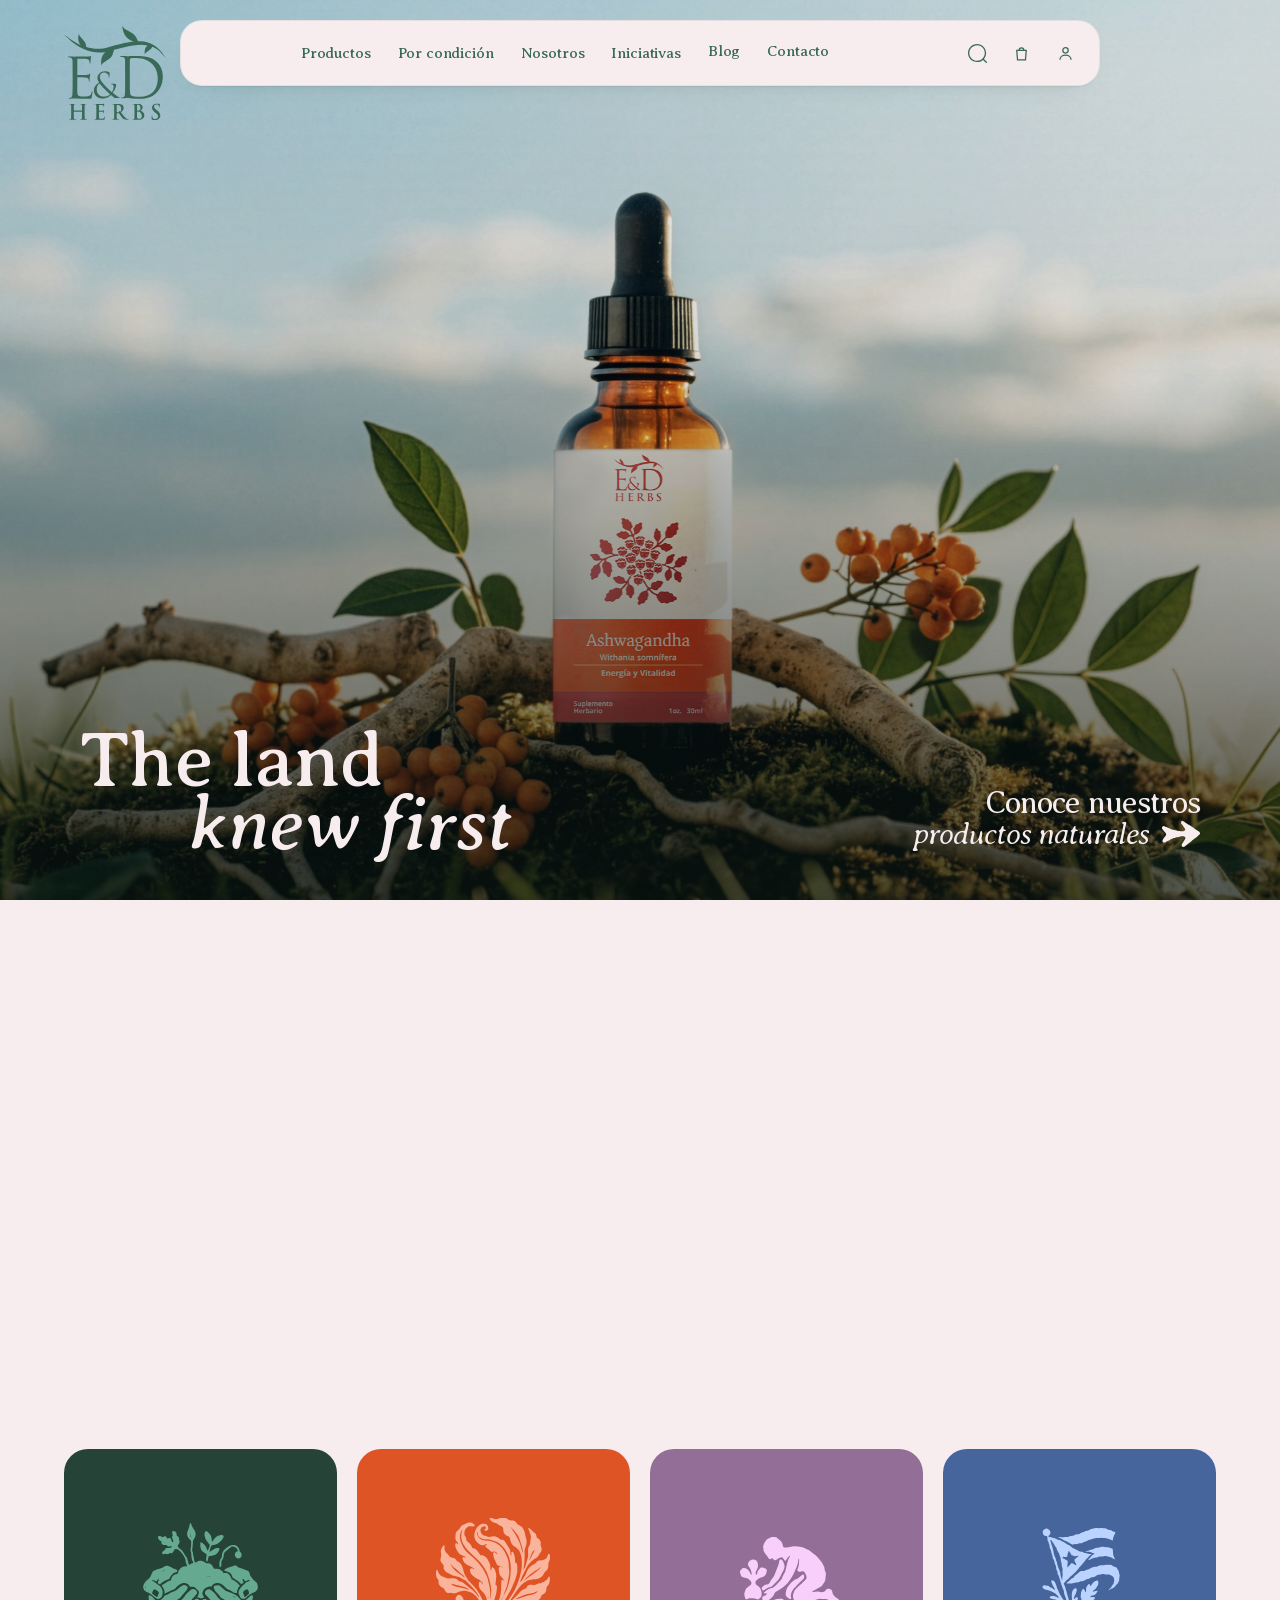
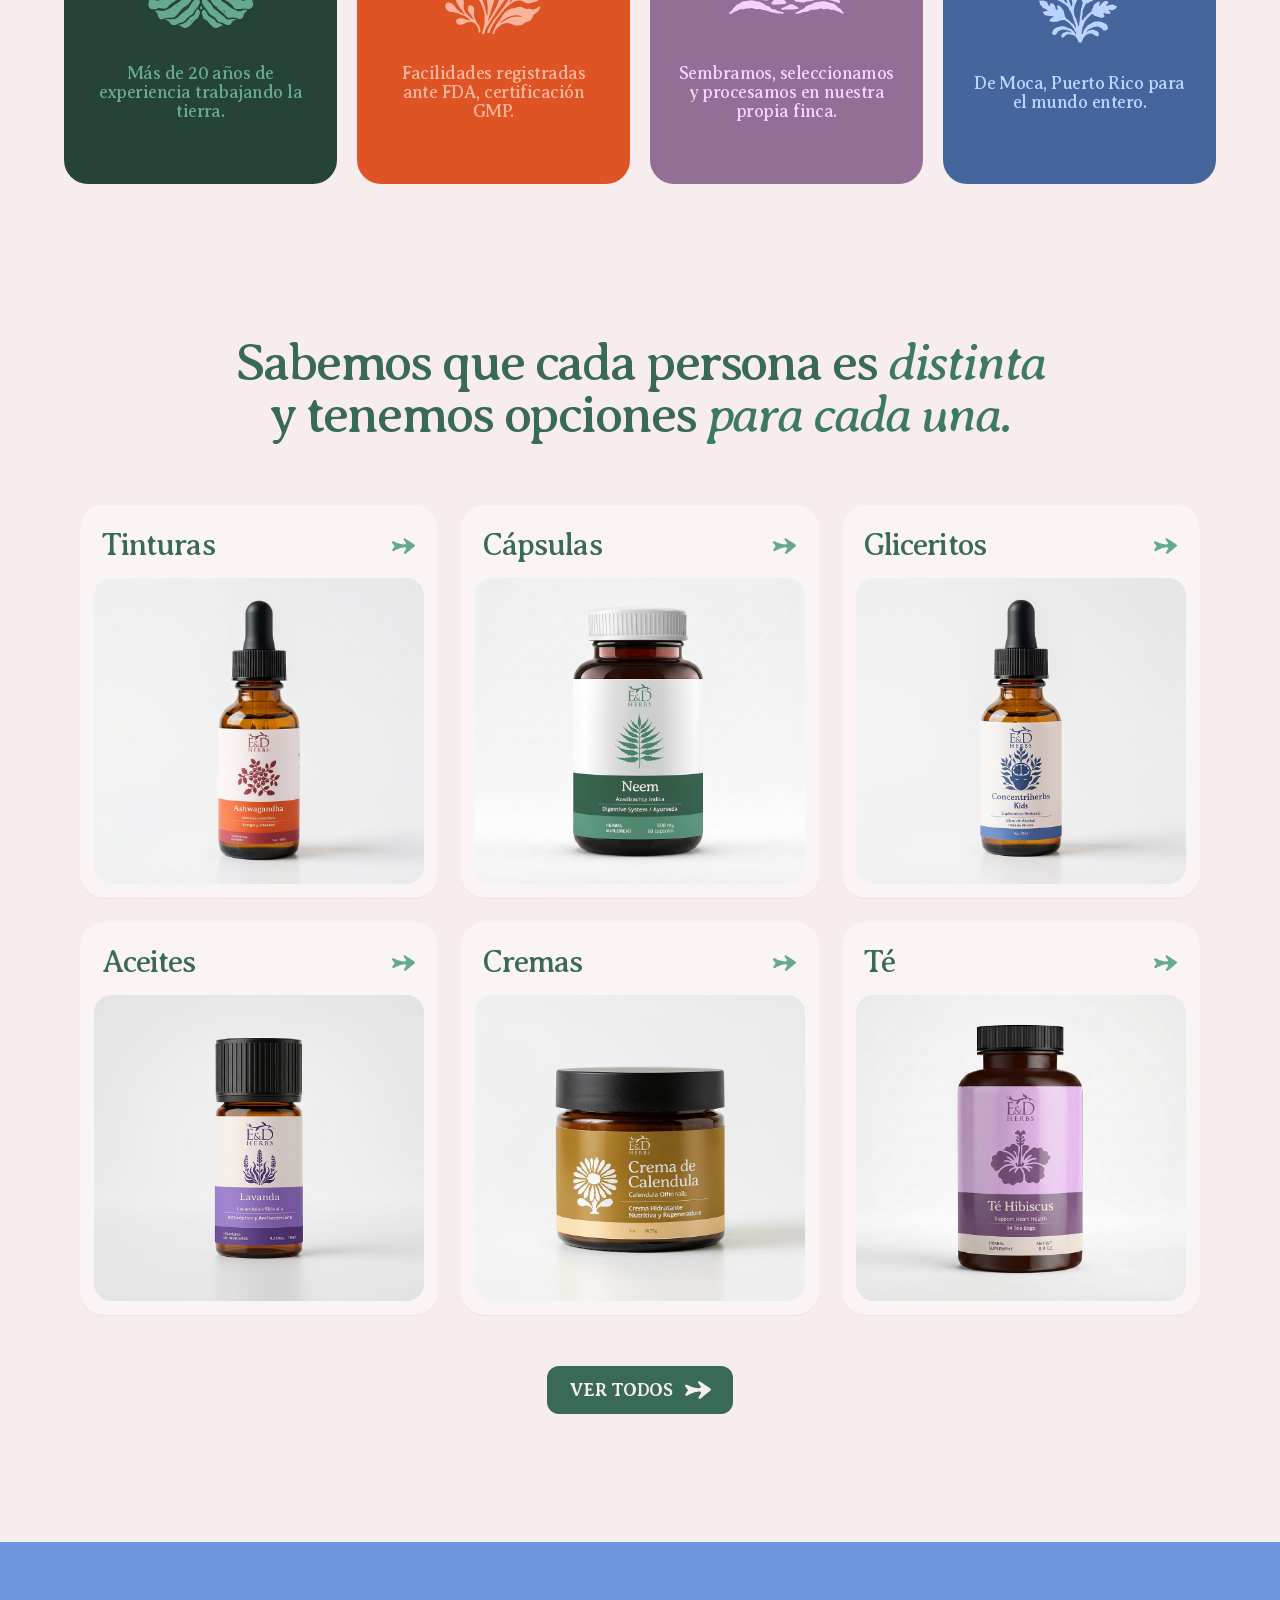
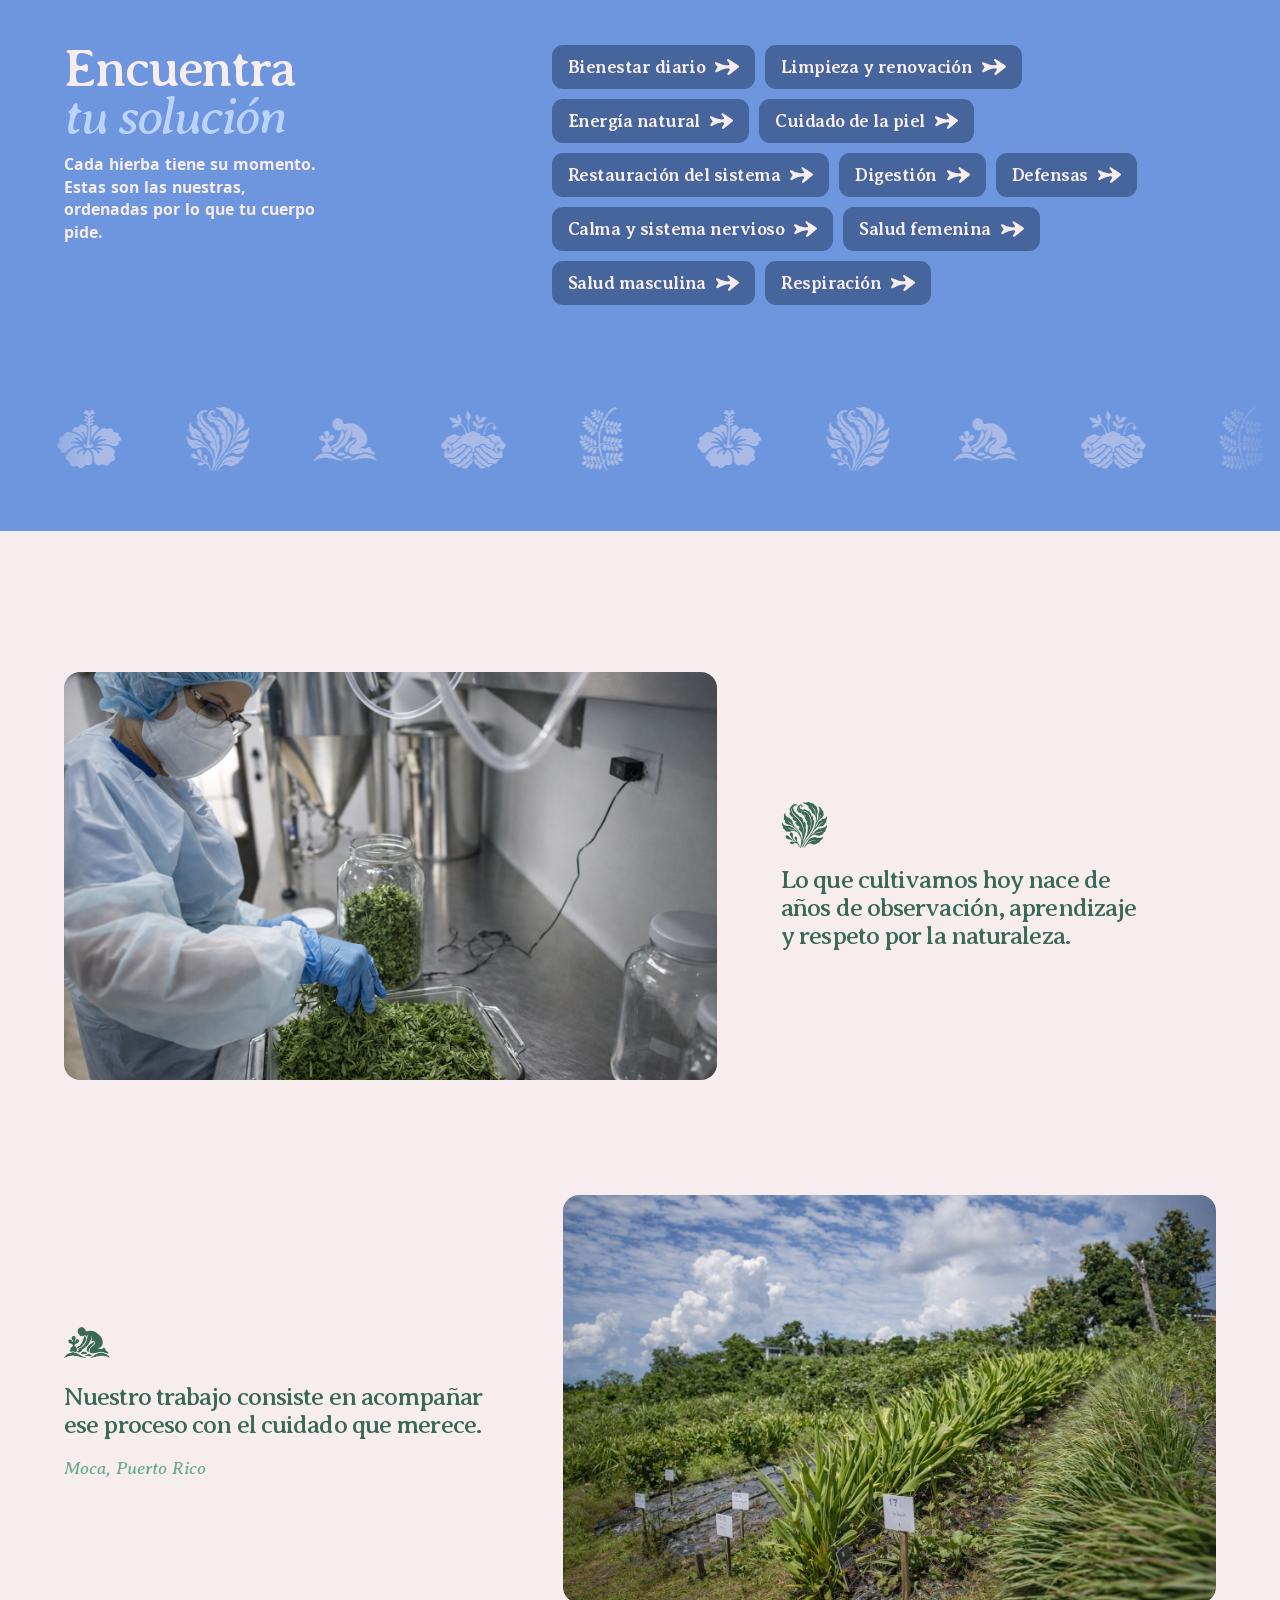
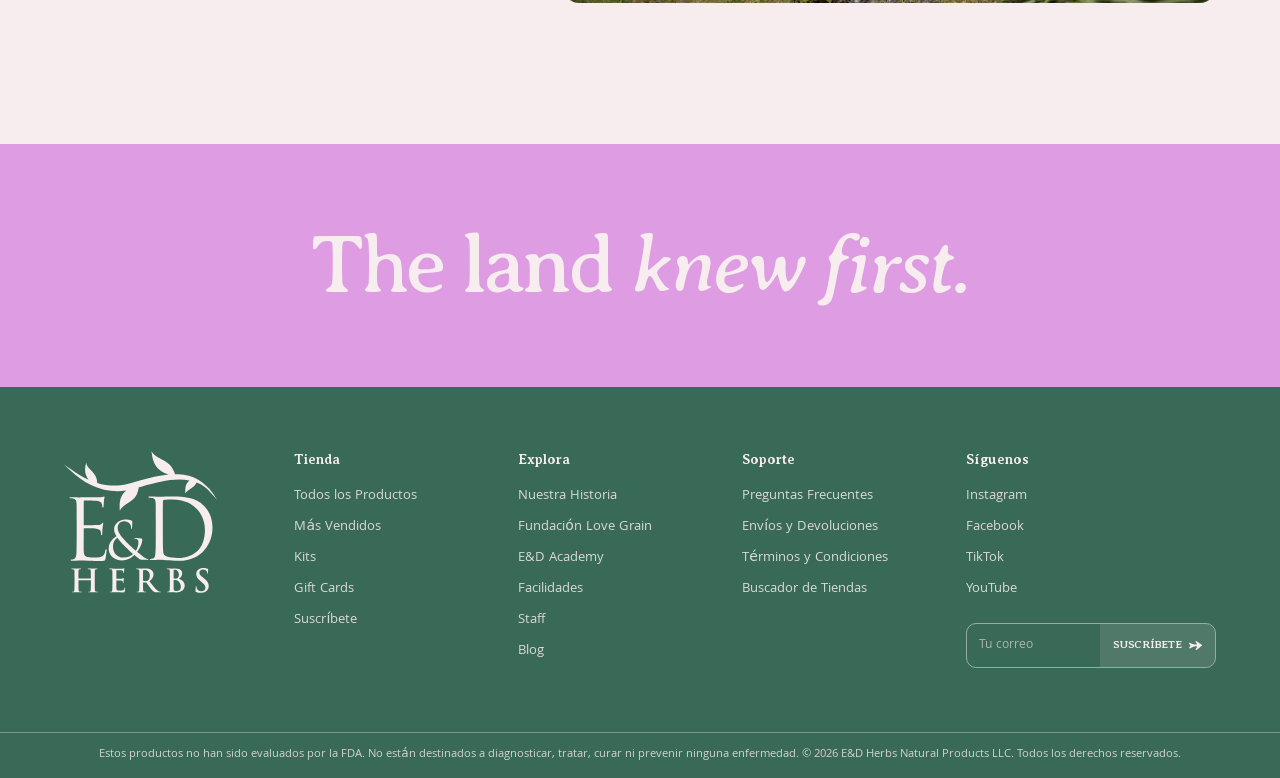
<file: prop 1/E&D - Home.html>
<!DOCTYPE html>
<html lang="es">
<head>
<meta charset="UTF-8" />
<meta name="viewport" content="width=device-width, initial-scale=1.0" />
<title>E&D Herbs — The land knew first</title>
<link rel="preconnect" href="https://fonts.googleapis.com" />
<link rel="preconnect" href="https://fonts.gstatic.com" crossorigin />
<link href="https://fonts.googleapis.com/css2?family=Averia+Serif+Libre:ital,wght@0,300;0,400;0,700;1,300;1,400;1,700&family=Khula:wght@300;400;600;700;800&display=swap" rel="stylesheet" />
<link rel="stylesheet" href="icons.css" />
<link rel="stylesheet" href="styles.css" />
</head>
<body>

<!-- ───────────────────────── NAV ───────────────────────── -->
<header class="nav-wrap" id="nav">
  <a class="site-logo" href="#top" aria-label="E&D Herbs — inicio">
    <span class="site-logo-mark" aria-hidden="true"></span>
  </a>
  <nav class="nav-shell" id="navShell" aria-label="Principal">
    <div class="nav-bar">
      <ul class="nav-links" role="menubar">
        <li><button class="nav-link" data-menu="productos" type="button">Productos</button></li>
        <li><button class="nav-link" data-menu="condicion" type="button">Por condición</button></li>
        <li><button class="nav-link" data-menu="nosotros" type="button">Nosotros</button></li>
        <li><button class="nav-link" data-menu="iniciativas" type="button">Iniciativas</button></li>
        <li><a class="nav-link" href="#blog">Blog</a></li>
        <li><a class="nav-link" href="#footer">Contacto</a></li>
      </ul>

      <div class="nav-tools">
        <button class="nav-icon" id="searchBtn" aria-label="Buscar" type="button"><span class="ic ic-search" aria-hidden="true"></span></button>
        <button class="nav-icon" aria-label="Carrito" type="button"><span class="ic ic-bag" aria-hidden="true"></span></button>
        <button class="nav-icon" aria-label="Cuenta" type="button"><span class="ic ic-user" aria-hidden="true"></span></button>
        <button class="nav-burger" id="burger" aria-label="Menú" type="button"><span></span><span></span></button>
      </div>
    </div>

    <!-- the drawer grows from inside the same solid -->
    <div class="nav-drawer" id="navDrawer">
      <button class="mobile-menu-back" id="mobileMenuBack" type="button">Volver</button>
      <div class="nav-drawer-inner">

        <section class="mega" data-panel="productos">
          <div class="mega-feature" style="--accent:var(--green)">
            <span class="mega-feature-illus" style="--m:url(assets/illus/canela.svg)"></span>
            <p class="mega-kicker">Catálogo</p>
            <h3 class="mega-feature-title">Cada formato, su <em>ritual</em>.</h3>
            <a class="mega-cta" href="#productos">Ver todos los productos <span class="arrow" aria-hidden="true"></span></a>
          </div>
          <div class="mega-cols">
            <div class="mega-col">
              <p class="mega-col-title">Formatos</p>
              <a href="#productos">Tinturas</a>
              <a href="#productos">Cápsulas</a>
              <a href="#productos">Gliceritos</a>
              <a href="#productos">Aceites</a>
              <a href="#productos">Cremas</a>
              <a href="#productos">Té</a>
            </div>
            <div class="mega-col">
              <p class="mega-col-title">Colecciones</p>
              <a href="#productos">Más vendidos</a>
              <a href="#productos">Kits &amp; rituales</a>
              <a href="#productos">Novedades</a>
              <a href="#productos">Gift cards</a>
              <a href="#productos">Suscripción</a>
            </div>
          </div>
        </section>

        <section class="mega" data-panel="condicion">
          <div class="mega-feature" style="--accent:var(--blue)">
            <span class="mega-feature-illus" style="--m:url(assets/illus/hibiscus.svg)"></span>
            <p class="mega-kicker">Encuentra tu solución</p>
            <h3 class="mega-feature-title">Ordenadas por lo que tu <em>cuerpo pide</em>.</h3>
            <a class="mega-cta" href="#solucion">Explorar por condición <span class="arrow" aria-hidden="true"></span></a>
          </div>
          <div class="mega-cols">
            <div class="mega-col">
              <p class="mega-col-title">Bienestar</p>
              <a href="#solucion">Bienestar diario</a>
              <a href="#solucion">Energía natural</a>
              <a href="#solucion">Restauración del sistema</a>
              <a href="#solucion">Defensas</a>
            </div>
            <div class="mega-col">
              <p class="mega-col-title">Cuidado</p>
              <a href="#solucion">Limpieza y renovación</a>
              <a href="#solucion">Cuidado de la piel</a>
              <a href="#solucion">Digestión</a>
              <a href="#solucion">Calma y sistema nervioso</a>
            </div>
            <div class="mega-col">
              <p class="mega-col-title">Específicos</p>
              <a href="#solucion">Salud femenina</a>
              <a href="#solucion">Salud masculina</a>
              <a href="#solucion">Respiración</a>
            </div>
          </div>
        </section>

        <section class="mega" data-panel="nosotros">
          <div class="mega-feature" style="--accent:var(--plum)">
            <span class="mega-feature-illus" style="--m:url(assets/illus/finca.svg)"></span>
            <p class="mega-kicker">Moca, Puerto Rico</p>
            <h3 class="mega-feature-title">La tierra siempre tuvo las <em>respuestas</em>.</h3>
            <a class="mega-cta" href="#tierra">Conoce nuestra historia <span class="arrow" aria-hidden="true"></span></a>
          </div>
          <div class="mega-cols">
            <div class="mega-col">
              <p class="mega-col-title">La casa</p>
              <a href="#tierra">Nuestra historia</a>
              <a href="#tierra">La finca</a>
              <a href="#tierra">Staff</a>
              <a href="#tierra">Facilidades</a>
            </div>
            <div class="mega-col">
              <p class="mega-col-title">Aprende</p>
              <a href="#blog">E&amp;D Academy</a>
              <a href="#blog">Blog</a>
              <a href="#blog">Guías de uso</a>
            </div>
          </div>
        </section>

        <section class="mega" data-panel="iniciativas">
          <div class="mega-feature" style="--accent:var(--orange)">
            <span class="mega-feature-illus" style="--m:url(assets/illus/suelo.svg)"></span>
            <p class="mega-kicker">Devolverle a la tierra</p>
            <h3 class="mega-feature-title">Lo que cultivamos hoy nace de <em>años</em>.</h3>
            <a class="mega-cta" href="#tierra">Ver iniciativas <span class="arrow" aria-hidden="true"></span></a>
          </div>
          <div class="mega-cols">
            <div class="mega-col">
              <p class="mega-col-title">Impacto</p>
              <a href="#tierra">Fundación Love Grain</a>
              <a href="#tierra">Sostenibilidad</a>
              <a href="#tierra">Comunidad de Moca</a>
            </div>
            <div class="mega-col">
              <p class="mega-col-title">Calidad</p>
              <a href="#tierra">Certificación GMP</a>
              <a href="#tierra">Registro FDA</a>
              <a href="#tierra">Trazabilidad</a>
            </div>
          </div>
        </section>

      </div>
    </div>
  </nav>
  <div class="nav-scrim" id="navScrim"></div>
</header>

<main id="top">

  <!-- ───────────────────────── HERO ───────────────────────── -->
  <section class="hero" id="hero">
    <div class="hero-photo" id="heroPhoto"></div>
    <div class="hero-fade"></div>
    <div class="hero-overlay">
      <div class="hero-tagline reveal" data-rv data-hero-rv>
        <span class="line">The land</span>
        <span class="line"><em>knew first</em></span>
      </div>
      <a class="hero-aside reveal" data-rv data-hero-rv href="#productos">
        <span class="hero-aside-l1">Conoce nuestros</span>
        <span class="hero-aside-l2"><em>productos naturales</em> <span class="arrow" aria-hidden="true"></span></span>
      </a>
    </div>
  </section>

  <!-- ───────────────────────── MISIÓN ───────────────────────── -->
  <section class="mission" id="tierra">
    <p class="mission-copy reveal" data-rv data-rv-words data-rv-scroll>
      La tierra <strong>siempre tuvo las respuestas.</strong> Lo que las manos
      supieron antes que las palabras. Siempre fue así en Moca, por generaciones,
      una familia trabajó con <strong>amor y sacrificio</strong> para darte lo que
      te pertenecía antes de que lo supieras. <em>The land knew first.</em>
    </p>
  </section>

  <!-- ───────────────────────── CREDENCIALES ───────────────────────── -->
  <section class="creds">
    <div class="creds-grid">
      <article class="cred-card reveal" data-rv data-after-scroll-text style="--card:var(--green-deep);--ink:var(--green-light)">
        <span class="cred-illus" style="--m:url(assets/illus/suelo.svg)"></span>
        <p class="cred-text">Más de 20 años de experiencia trabajando la tierra.</p>
      </article>
      <article class="cred-card reveal" data-rv data-after-scroll-text style="--card:var(--orange);--ink:var(--peach)">
        <span class="cred-illus" style="--m:url(assets/illus/canela.svg)"></span>
        <p class="cred-text">Facilidades registradas ante FDA, certificación GMP.</p>
      </article>
      <article class="cred-card reveal" data-rv data-after-scroll-text style="--card:var(--plum);--ink:var(--lilac-pale)">
        <span class="cred-illus" style="--m:url(assets/illus/finca.svg)"></span>
        <p class="cred-text">Sembramos, seleccionamos y procesamos en nuestra propia finca.</p>
      </article>
      <article class="cred-card reveal" data-rv data-after-scroll-text style="--card:var(--blue);--ink:var(--blue-pale)">
        <span class="cred-illus" style="--m:url(assets/illus/PR.svg)"></span>
        <p class="cred-text">De Moca, Puerto Rico para el mundo entero.</p>
      </article>
    </div>
  </section>

  <!-- ───────────────────────── PRODUCTOS ───────────────────────── -->
  <section class="products" id="productos">
    <h2 class="products-title reveal" data-rv>
      Sabemos que cada persona es <em>distinta</em><br />
      y tenemos opciones <em>para cada una.</em>
    </h2>

    <div class="products-grid">
      <a class="product-card reveal" data-rv href="#productos" style="--tint:var(--green)">
        <div class="product-head"><span class="product-name">Tinturas</span><span class="arrow" aria-hidden="true"></span></div>
        <div class="product-media"><div class="product-img" style="background-image:url(assets/img/products/tintura-1-1-square.jpeg)"></div></div>
      </a>
      <a class="product-card reveal" data-rv href="#productos" style="--tint:var(--orange)">
        <div class="product-head"><span class="product-name">Cápsulas</span><span class="arrow" aria-hidden="true"></span></div>
        <div class="product-media"><div class="product-img" style="background-image:url(assets/img/products/capsulas-1-1-square.jpeg)"></div></div>
      </a>
      <a class="product-card reveal" data-rv href="#productos" style="--tint:var(--blue)">
        <div class="product-head"><span class="product-name">Gliceritos</span><span class="arrow" aria-hidden="true"></span></div>
        <div class="product-media"><div class="product-img" style="background-image:url(assets/img/products/gliceritos-1-1-square.jpeg)"></div></div>
      </a>
      <a class="product-card reveal" data-rv href="#productos" style="--tint:var(--plum)">
        <div class="product-head"><span class="product-name">Aceites</span><span class="arrow" aria-hidden="true"></span></div>
        <div class="product-media"><div class="product-img" style="background-image:url(assets/img/products/aceites-1-1-square.jpeg)"></div></div>
      </a>
      <a class="product-card reveal" data-rv href="#productos" style="--tint:var(--green-mid)">
        <div class="product-head"><span class="product-name">Cremas</span><span class="arrow" aria-hidden="true"></span></div>
        <div class="product-media"><div class="product-img" style="background-image:url(assets/img/products/cremas-1-1-square.jpeg)"></div></div>
      </a>
      <a class="product-card reveal" data-rv href="#productos" style="--tint:var(--lilac)">
        <div class="product-head"><span class="product-name">Té</span><span class="arrow" aria-hidden="true"></span></div>
        <div class="product-media"><div class="product-img" style="background-image:url(assets/img/products/te-1-1-square.png)"></div></div>
      </a>
    </div>

    <div class="products-cta reveal" data-rv>
      <a class="btn btn-green" href="#productos">VER TODOS <span class="arrow" aria-hidden="true"></span></a>
    </div>
  </section>

  <!-- ───────────────────────── ENCUENTRA TU SOLUCIÓN ───────────────────────── -->
  <section class="solucion" id="solucion">
    <div class="solucion-top">
      <div class="solucion-intro reveal" data-rv>
        <h2 class="solucion-title">Encuentra<br /><em>tu solución</em></h2>
        <p class="solucion-sub">Cada hierba tiene su momento. Estas son las nuestras, ordenadas por lo que tu cuerpo pide.</p>
      </div>
      <div class="solucion-pills reveal" data-rv>
        <a class="pill" href="#solucion">Bienestar diario <span class="arrow" aria-hidden="true"></span></a>
        <a class="pill" href="#solucion">Limpieza y renovación <span class="arrow" aria-hidden="true"></span></a>
        <a class="pill" href="#solucion">Energía natural <span class="arrow" aria-hidden="true"></span></a>
        <a class="pill" href="#solucion">Cuidado de la piel <span class="arrow" aria-hidden="true"></span></a>
        <a class="pill" href="#solucion">Restauración del sistema <span class="arrow" aria-hidden="true"></span></a>
        <a class="pill" href="#solucion">Digestión <span class="arrow" aria-hidden="true"></span></a>
        <a class="pill" href="#solucion">Defensas <span class="arrow" aria-hidden="true"></span></a>
        <a class="pill" href="#solucion">Calma y sistema nervioso <span class="arrow" aria-hidden="true"></span></a>
        <a class="pill" href="#solucion">Salud femenina <span class="arrow" aria-hidden="true"></span></a>
        <a class="pill" href="#solucion">Salud masculina <span class="arrow" aria-hidden="true"></span></a>
        <a class="pill" href="#solucion">Respiración <span class="arrow" aria-hidden="true"></span></a>
      </div>
    </div>

    <!-- TICKER de ilustraciones -->
    <div class="ticker" id="ticker" aria-label="Sistema de ilustraciones E&D">
      <div class="ticker-track" id="tickerTrack"></div>
    </div>
  </section>

  <!-- ───────────────────────── EDITORIAL TIERRA ───────────────────────── -->
  <section class="editorial" id="blog">
    <div class="editorial-row">
      <figure class="ed-img ed-img-lab reveal" data-rv>
        <div class="ed-photo" style="background-image:url(assets/img/editorial-1.png)"></div>
      </figure>
      <div class="ed-text ed-text-a reveal" data-rv>
        <span class="ed-illus" style="--m:url(assets/illus/canela.svg)"></span>
        <p>Lo que cultivamos hoy nace de años de observación, aprendizaje y respeto por la naturaleza.</p>
      </div>
    </div>
    <div class="editorial-row editorial-row-rev">
      <figure class="ed-img ed-img-field reveal" data-rv>
        <div class="ed-photo" style="background-image:url(assets/img/field-1.png)"></div>
      </figure>
      <div class="ed-text ed-text-b reveal" data-rv>
        <span class="ed-illus" style="--m:url(assets/illus/finca.svg)"></span>
        <p>Nuestro trabajo consiste en acompañar ese proceso con el cuidado que merece.</p>
        <span class="ed-place"><em>Moca, Puerto Rico</em></span>
      </div>
    </div>
  </section>

  <!-- ───────────────────────── BAND ───────────────────────── -->
  <section class="band">
    <p class="band-text reveal" data-rv>The land <em>knew first.</em></p>
  </section>

</main>

<!-- ───────────────────────── FOOTER ───────────────────────── -->
<footer class="footer" id="footer">
  <div class="footer-inner">
    <div class="footer-brand">
      <span class="footer-logo" aria-hidden="true"></span>
    </div>
    <nav class="footer-cols" aria-label="Pie de página">
      <div class="footer-col">
        <p class="footer-col-title">Tienda</p>
        <a href="#productos">Todos los Productos</a>
        <a href="#productos">Más Vendidos</a>
        <a href="#productos">Kits</a>
        <a href="#productos">Gift Cards</a>
        <a href="#productos">Suscríbete</a>
      </div>
      <div class="footer-col">
        <p class="footer-col-title">Explora</p>
        <a href="#tierra">Nuestra Historia</a>
        <a href="#tierra">Fundación Love Grain</a>
        <a href="#blog">E&amp;D Academy</a>
        <a href="#tierra">Facilidades</a>
        <a href="#tierra">Staff</a>
        <a href="#blog">Blog</a>
      </div>
      <div class="footer-col">
        <p class="footer-col-title">Soporte</p>
        <a href="#footer">Preguntas Frecuentes</a>
        <a href="#footer">Envíos y Devoluciones</a>
        <a href="#footer">Términos y Condiciones</a>
        <a href="#footer">Buscador de Tiendas</a>
      </div>
      <div class="footer-col footer-col-social">
        <p class="footer-col-title">Síguenos</p>
        <a href="#footer">Instagram</a>
        <a href="#footer">Facebook</a>
        <a href="#footer">TikTok</a>
        <a href="#footer">YouTube</a>
        <form class="newsletter" id="newsletter">
          <input type="email" placeholder="Tu correo" aria-label="Correo" required />
          <button type="submit" aria-label="Suscríbete">SUSCRÍBETE <span class="arrow" aria-hidden="true"></span></button>
        </form>
      </div>
    </nav>
  </div>
  <p class="footer-legal">Estos productos no han sido evaluados por la FDA. No están destinados a diagnosticar, tratar, curar ni prevenir ninguna enfermedad. © 2026 E&amp;D Herbs Natural Products LLC. Todos los derechos reservados.</p>
</footer>

<script src="app.js"></script>
</body>
</html>
</file>
<file: prop 1/icons-prop2.css>
/* Auto-generado: SVGs como data-URI para usar en CSS mask (los .svg externos no enmascaran en este entorno) */
:root{
  --svg-logo:url("data:image/svg+xml,%3Csvg%20width%3D%22119%22%20height%3D%22108%22%20viewBox%3D%220%200%20119%20108%22%20fill%3D%22none%22%20xmlns%3D%22http%3A%2F%2Fwww.w3.org%2F2000%2Fsvg%22%3E%3Cg%20clip-path%3D%22url(%23clip0_249_100)%22%3E%3Cpath%20d%3D%22M3.5574%2092.0382C3.52249%2090.6418%203.17923%2089.6178%201.57925%2089.385C1.35235%2089.3269%201.17781%2089.1872%201.17199%2088.9545C1.16617%2088.6985%201.38726%2088.5239%201.61416%2088.5239H8.42714C8.65405%2088.5239%208.82859%2088.6694%208.84023%2088.9545C8.84605%2089.1814%208.7355%2089.3269%208.47951%2089.385C7.17625%2089.6702%206.65263%2090.4091%206.64099%2092.207L6.58863%2096.7395C6.58863%2096.8268%206.62354%2096.885%206.73408%2096.885H14.5187C15.3158%2096.885%2015.7928%2096.629%2015.8045%2095.9715L15.851%2092.207C15.8161%2090.7815%2015.5543%2089.6411%2013.8671%2089.385C13.6402%2089.3269%2013.4656%2089.1872%2013.454%2088.9545C13.4482%2088.6985%2013.6111%2088.5239%2013.8729%2088.5239H20.7149C20.9128%2088.5239%2021.1164%2088.6694%2021.128%2088.9545C21.1338%2089.1814%2020.9942%2089.3269%2020.7673%2089.385C19.2662%2089.6992%2018.9172%2090.5255%2018.9055%2092.3233L18.8357%20103.698C18.8764%20105.211%2019.0742%20106.264%2020.7906%20106.491C21.0175%20106.52%2021.192%20106.689%2021.1978%20106.922C21.2037%20107.178%2021.0117%20107.352%2020.7557%20107.352H13.9427C13.7449%20107.352%2013.5412%20107.207%2013.5354%20106.951C13.5296%20106.695%2013.6402%20106.549%2013.8961%20106.497C15.4263%20106.183%2015.7463%20105.298%2015.7579%20103.477L15.7987%2098.5432C15.7987%2098.3745%2015.6765%2098.3163%2015.4787%2098.3163H8.06642C7.04244%2098.3163%206.58863%2098.5723%206.57699%2099.2298L6.52463%20103.704C6.55954%20105.13%206.82135%20106.27%208.53769%20106.497C8.76459%20106.526%208.91586%20106.695%208.92168%20106.928C8.9275%20107.184%208.7355%20107.358%208.50278%20107.358H1.64907C1.45126%20107.358%201.24762%20107.213%201.2418%20106.957C1.23599%20106.701%201.34653%20106.555%201.60253%20106.503C3.13268%20106.189%203.50504%20105.194%203.51668%20103.483L3.5574%2092.0499V92.0382Z%22%20fill%3D%22%234A856F%22%20stroke%3D%22%234A856F%22%20stroke-width%3D%220.25%22%20stroke-miterlimit%3D%2210%22%3E%3C%2Fpath%3E%3Cpath%20d%3D%22M38.4423%2088.5301C40.2401%2088.5301%2042.0902%2088.3846%2043.1142%2088.3846C43.8531%2088.3846%2044.0335%2088.757%2044.0509%2089.3272L43.8007%2092.8066C43.7833%2093.2081%2043.6146%2093.3187%2043.3586%2093.3187C43.1026%2093.3187%2042.9571%2093.1732%2042.8931%2092.8648C42.3811%2090.7527%2041.2757%2089.9265%2039.4197%2089.8451C39.2161%2089.7578%2035.1667%2089.7287%2034.8816%2089.7287C34.6838%2089.7287%2034.6023%2089.8451%2034.6023%2090.0138L34.5383%2096.286C34.55%2096.6293%2034.7827%2096.8272%2035.2074%2096.8272C35.3529%2096.8272%2037.6568%2096.8272%2037.8023%2096.7981C39.1695%2096.769%2040.531%2096.5711%2041.8051%2096.1697C41.9448%2096.1115%2042.1135%2096.0533%2042.2589%2096.0533C42.4277%2096.0533%2042.4917%2096.1406%2042.4975%2096.3966L42.3404%2098.1363C42.3171%2098.4214%2042.1251%2098.5901%2041.8109%2098.5901C40.8393%2098.5901%2039.5768%2098.2759%2037.8663%2098.2178C37.6103%2098.1596%2035.6438%2098.1596%2035.3587%2098.1596C34.8467%2098.1596%2034.5965%2098.5029%2034.5791%2098.9567L34.5267%20104.688C34.55%20105.683%2035.3354%20106.142%2037.1856%20106.142C37.3834%20106.142%2039.379%20106.142%2039.5477%20106.084C41.2815%20105.968%2042.8058%20105.427%2043.632%20103.006C43.7135%20102.779%2043.8182%20102.582%2044.1033%20102.582C44.4175%20102.582%2044.4815%20102.838%2044.4873%20103.152L44.3244%20106.689C44.3127%20107.23%2043.9171%20107.516%2043.2887%20107.516C42.8058%20107.516%2040.5775%20107.347%2038.6692%20107.347H29.6628C29.4359%20107.347%2029.2322%20107.201%2029.2264%20106.945C29.2206%20106.689%2029.3312%20106.573%2029.6162%20106.492C31.3151%20106.119%2031.4606%20104.979%2031.478%20103.501L31.5769%2092.0095C31.542%2090.6131%2031.1697%2089.6123%2029.5697%2089.3854C29.3428%2089.3272%2029.1915%2089.1876%2029.1857%2088.9548C29.1799%2088.6988%2029.3428%2088.5243%2029.5755%2088.5243H38.4423V88.5301Z%22%20fill%3D%22%234A856F%22%20stroke%3D%22%234A856F%22%20stroke-width%3D%220.25%22%20stroke-miterlimit%3D%2210%22%3E%3C%2Fpath%3E%3Cpath%20d%3D%22M68.2783%2093.5217C68.3598%2096.6869%2065.4507%2098.6827%2062.4835%2098.7408C62.3729%2098.7699%2062.3729%2098.799%2062.3729%2098.8281C62.3729%2098.8572%2062.3729%2098.8863%2062.4602%2098.9969C64.0136%20100.539%2065.538%20102.133%2067.1961%20103.588C68.5692%20104.786%2070.1401%20105.985%2071.6062%20106.578C71.7808%20106.666%2071.8972%20106.747%2071.8972%20106.892C71.8972%20107.061%2071.7633%20107.178%2071.5073%20107.236C70.8848%20107.404%2070.175%20107.55%2069.4943%20107.55C67.7838%20107.55%2066.1722%20106.98%2064.9445%20105.897C63.2224%20104.356%2061.7911%20102.022%2060.4297%2099.9685C59.8944%2099.1714%2059.429%2098.7699%2058.3759%2098.7699L58.3294%20103.617C58.3817%20105.671%2059.3126%20106.241%2061.314%20106.497C61.57%20106.555%2061.7446%20106.695%2061.7562%20106.951C61.762%20107.207%2061.5642%20107.352%2061.3082%20107.352H53.4713C53.2734%20107.352%2053.0698%20107.207%2053.064%20106.951C53.0582%20106.695%2053.1978%20106.578%2053.4247%20106.497C55.1527%20106.124%2055.2981%20105.013%2055.3156%20103.506L55.3912%2092.1893C55.3563%2090.7638%2055.1236%2089.6525%2053.4073%2089.3965C53.1804%2089.3383%2053.0058%2089.1987%2053%2088.9659C53.0233%2088.7099%2053.1862%2088.5354%2053.4189%2088.5354H56.1534C57.5207%2088.5354%2059.5104%2088.3899%2061.1686%2088.3899C64.7293%2088.3899%2068.1852%2089.5303%2068.2841%2093.5217H68.2783ZM65.1016%2094.2025C65.0144%2090.7813%2061.7911%2089.6118%2058.9694%2089.6118C58.6261%2089.6118%2058.4865%2089.7281%2058.469%2090.0365L58.3992%2097.1059C58.4399%2097.6179%2058.7017%2097.8157%2060.5577%2097.8157C63.1817%2097.8157%2065.1773%2096.8731%2065.1074%2094.1967L65.1016%2094.2025Z%22%20fill%3D%22%234A856F%22%20stroke%3D%22%234A856F%22%20stroke-width%3D%220.25%22%20stroke-miterlimit%3D%2210%22%3E%3C%2Fpath%3E%3Cpath%20d%3D%22M93.3936%2092.492C93.446%2094.5168%2091.8926%2096.1402%2090.3973%2096.6522C89.9726%2096.7977%2089.7748%2096.8209%2089.7748%2096.85C89.7748%2096.8791%2089.9726%2096.8791%2090.4031%2096.9373C92.9864%2097.5075%2094.3943%2099.189%2094.4525%20101.243C94.5282%20104.181%2091.9915%20107.37%2086.2025%20107.37H78.6215C78.3946%20107.37%2078.191%20107.224%2078.1851%20106.939C78.1793%20106.683%2078.319%20106.538%2078.575%20106.485C79.9655%20106.229%2080.3727%20105.572%2080.396%20104.292L80.5066%2092.2069C80.4658%2090.7523%2080.2389%2089.6701%2078.5226%2089.385C78.2666%2089.3268%2078.1211%2089.1872%2078.1095%2088.9544C78.1037%2088.6984%2078.2957%2088.5239%2078.5517%2088.5239H81.7167C83.3981%2088.5239%2085.2192%2088.3784%2086.761%2088.3784C91.9217%2088.3784%2093.3413%2090.2578%2093.3994%2092.4862L93.3936%2092.492ZM89.7748%2099.1367C88.2621%2097.9381%2086.2897%2097.7984%2084.3814%2097.7984C83.8112%2097.7984%2083.5029%2097.9962%2083.5145%2098.3686L83.4563%20104.897C83.4621%20105.153%2083.5261%20105.351%2083.8403%20105.496C84.6781%20105.927%2085.6788%20106.037%2086.6214%20106.037C87.8781%20106.037%2089.1522%20105.694%2090.0715%20104.897C90.822%20104.21%2091.2235%20103.157%2091.1944%20102.075C91.1653%20100.935%2090.6533%2099.8523%2089.7806%2099.1367H89.7748ZM88.6402%2090.4963C87.3079%2089.6701%2085.7952%2089.5537%2084.3116%2089.5537C83.8578%2089.5537%2083.5436%2089.6934%2083.5552%2090.0948L83.5087%2095.826C83.5145%2096.082%2083.6309%2096.2274%2083.8345%2096.2798C84.556%2096.594%2085.4112%2096.6522%2086.1559%2096.6522C87.1799%2096.6522%2088.233%2096.4544%2088.9893%2095.8842C89.8271%2095.2849%2090.2577%2094.3132%2090.2344%2093.3182C90.2053%2092.1197%2089.6351%2091.0956%2088.6519%2090.4963H88.6402Z%22%20fill%3D%22%234A856F%22%20stroke%3D%22%234A856F%22%20stroke-width%3D%220.25%22%20stroke-miterlimit%3D%2210%22%3E%3C%2Fpath%3E%3Cpath%20d%3D%22M115.399%2091.212C115.422%2092.1546%20115.282%2093.3182%20115.288%2093.6092C115.294%2093.8361%20115.154%2093.9815%20114.869%2093.9815C114.613%2093.9815%20114.491%2093.7837%20114.462%2093.7255C113.776%2091.3865%20111.995%2089.9028%20109.883%2089.8796C108.912%2089.8796%20107.923%2090.2228%20107.283%2090.764C106.672%2091.276%20106.288%2092.0207%20106.311%2092.7888C106.328%2093.3881%20106.625%2093.9292%20107.096%2094.4412C108.004%2095.3838%20109.79%2096.0936%20110.942%2096.6056C113.479%2097.7751%20115.882%2099.0552%20115.957%20101.906C116.05%20105.496%20112.804%20107.666%20108.667%20107.666C104.792%20107.666%20103.338%20106.526%20103.268%20103.902C103.251%20103.134%20103.291%20102.645%20103.274%20102.023C103.274%20101.854%20103.408%20101.679%20103.693%20101.679C103.949%20101.679%20104.065%20101.825%20104.094%20101.877C105.246%20104.414%20107.283%20106.008%20109.848%20106.008C111.047%20106.008%20112.117%20105.554%20112.728%20104.868C113.171%20104.356%20113.415%20103.786%20113.397%20103.099C113.38%20102.471%20113.141%20101.929%20112.67%20101.388C111.786%20100.393%20110.18%2099.8174%20108.795%2099.1948C106.456%2098.1126%20103.803%2096.8267%20103.722%2093.8652C103.629%2090.3276%20107.166%2088.2213%20110.96%2088.2213C114.125%2088.2213%20115.346%2089.193%20115.399%2091.2178V91.212Z%22%20fill%3D%22%234A856F%22%20stroke%3D%22%234A856F%22%20stroke-width%3D%220.25%22%20stroke-miterlimit%3D%2210%22%3E%3C%2Fpath%3E%3Cpath%20d%3D%22M22.0998%2036.5133C26.3774%2036.5133%2030.7785%2036.172%2033.2202%2036.172C34.9854%2036.172%2035.4149%2037.0546%2035.4502%2038.4139L34.8501%2046.6928C34.8089%2047.6402%2034.4088%2047.9167%2033.7968%2047.9167C33.1849%2047.9167%2032.8378%2047.5754%2032.6848%2046.834C31.4669%2041.809%2028.8368%2039.8437%2024.4239%2039.6378C23.9415%2039.4318%2014.3038%2039.3671%2013.6271%2039.3671C13.1506%2039.3671%2012.9564%2039.6378%2012.9682%2040.0438L12.8152%2054.9718C12.8387%2055.7838%2013.3918%2056.2604%2014.4097%2056.2604C14.751%2056.2604%2020.2464%2056.2604%2020.5818%2056.1898C23.8356%2056.1192%2027.0834%2055.6485%2030.1077%2054.6953C30.4431%2054.5599%2030.8491%2054.4246%2031.1844%2054.4246C31.5904%2054.4246%2031.7316%2054.6305%2031.7493%2055.2366L31.3845%2059.379C31.3315%2060.0557%2030.8726%2060.4676%2030.1254%2060.4676C27.8189%2060.4676%2024.8123%2059.7203%2020.7407%2059.585C20.1288%2059.4496%2015.4452%2059.4496%2014.7686%2059.4496C13.5448%2059.4496%2012.9564%2060.2616%2012.9211%2061.3502L12.8034%2074.9896C12.8681%2077.3668%2014.7274%2078.4495%2019.1344%2078.4495C19.611%2078.4495%2024.3592%2078.4495%2024.7652%2078.3142C28.8956%2078.0435%2032.5259%2076.7549%2034.4794%2070.9825C34.6677%2070.4412%2034.9265%2069.9646%2035.6091%2069.9646C36.3563%2069.9646%2036.5093%2070.5765%2036.5269%2071.3238L36.1386%2079.7381C36.1033%2081.0268%2035.1737%2081.7034%2033.6792%2081.7034C32.5259%2081.7034%2027.2246%2081.2974%2022.6764%2081.2974H1.21819C0.676883%2081.2974%200.188526%2080.9561%200.176759%2080.3501C0.159107%2079.7381%200.423879%2079.4675%201.10052%2079.2674C5.14858%2078.3848%205.48396%2075.6722%205.52514%2072.1417L5.76049%2044.7923C5.67224%2041.4677%204.79555%2039.0905%200.982841%2038.5492C0.435646%2038.4139%200.0885015%2038.0726%200.0767339%2037.5312C0.0590825%2036.9193%200.459182%2036.5133%201.00049%2036.5133H22.1057H22.0998Z%22%20fill%3D%22%234A856F%22%20stroke%3D%22%234A856F%22%20stroke-width%3D%220.25%22%20stroke-miterlimit%3D%2210%22%3E%3C%2Fpath%3E%3Cpath%20d%3D%22M118.806%2058.7317C118.971%2072.0357%20109.81%2082.6331%2093.0528%2082.4036C89.7285%2082.3565%2087.0101%2081.9152%2083.4151%2081.8622L75.6779%2081.7563C75.2013%2081.7504%2074.7248%2081.4033%2074.713%2080.7913C74.7071%2080.1794%2074.9719%2079.9146%2075.5838%2079.7204C78.561%2079.0849%2080.1026%2077.4727%2080.132%2074.5541L80.7674%2043.8154C80.7321%2040.9675%2079.0847%2039.4494%2076.1604%2039.0022C75.6132%2038.861%2075.2719%2038.5138%2075.2661%2037.9725C75.2602%2037.3605%2075.7309%2036.9604%2076.2722%2036.9663L83.1916%2037.0604C87.3985%2037.1193%2090.9229%2036.8251%2094.8591%2036.8839C108.974%2037.0781%20118.642%2045.4218%20118.806%2058.7258V58.7317ZM88.7164%2077.6551C90.764%2078.4965%2093.0058%2078.9378%2095.3122%2078.9673C99.8604%2079.032%20104.25%2077.5315%20107.256%2074.0422C110.063%2070.8236%20111.569%2066.2281%20111.51%2061.4796C111.434%2055.3013%20108.986%2049.1582%20104.391%2045.2982C100.002%2041.503%2094.4179%2039.7318%2089.399%2039.6612C88.3164%2039.6436%2088.0457%2039.9143%2088.0575%2040.6615L87.2749%2075.8075C87.2867%2076.7607%2087.8339%2077.3079%2088.7223%2077.661L88.7164%2077.6551Z%22%20fill%3D%22%234A856F%22%20stroke%3D%22%234A856F%22%20stroke-width%3D%220.25%22%20stroke-miterlimit%3D%2210%22%3E%3C%2Fpath%3E%3Cpath%20d%3D%22M46.9529%2063.5096C46.3999%2061.9209%2046.0174%2060.2792%2045.9762%2058.7494C45.8232%2052.9123%2050.7892%2049.9055%2056.3965%2049.9055C60.0797%2049.9055%2062.4744%2050.5292%2062.5391%2052.8535L62.598%2055.0071C62.6215%2055.9721%2062.5862%2056.7664%2061.9625%2056.7664C61.1153%2056.7664%2056.2258%2054.0479%2052.7661%2054.0479C50.3891%2054.0479%2049.0593%2055.2954%2049.1123%2057.2783C49.2417%2062.2681%2057.0554%2070.653%2062.4391%2075.019C63.7041%2073.548%2064.5043%2071.618%2064.4455%2069.4644C64.3572%2066.1752%2061.4095%2063.9686%2058.5087%2063.3978C57.9968%2063.339%2057.8203%2063.1684%2057.8145%2062.8859C57.8086%2062.6035%2058.0851%2062.4328%2058.5323%2062.2622C59.8208%2061.7503%2061.5154%2061.409%2063.0981%2061.409C66.3872%2061.409%2069.5938%2062.7682%2069.6939%2066.5694C69.7939%2070.3705%2067.2227%2073.9952%2064.2866%2076.49C66.4813%2078.1317%2068.6701%2079.438%2070.9%2080.1735C71.2472%2080.3441%2071.4178%2080.5148%2071.4237%2080.6854C71.4237%2080.909%2071.3178%2081.0797%2070.9295%2081.1973C69.5291%2081.7622%2067.9464%2082.0505%2066.7578%2082.0505C63.9218%2082.0505%2061.6389%2081.2562%2059.4501%2079.9558C56.8789%2081.2032%2053.6664%2081.9387%2050.7186%2081.9387C44.6524%2081.9387%2041.2809%2078.7084%2041.1633%2074.1717C41.0691%2070.5412%2043.1108%2066.2928%2046.9471%2063.5155L46.9529%2063.5096ZM54.0959%2078.7554C55.2315%2078.7554%2056.3023%2078.5848%2057.3673%2078.2435C53.7723%2075.1838%2049.8537%2070.5353%2047.7414%2065.5455C46.6529%2067.3579%2046.0821%2069.229%2046.1292%2071.1002C46.2469%2075.578%2049.6713%2078.6378%2054.0959%2078.7495V78.7554Z%22%20fill%3D%22%234A856F%22%20stroke%3D%22%234A856F%22%20stroke-width%3D%220.25%22%20stroke-miterlimit%3D%2210%22%3E%3C%2Fpath%3E%3C%2Fg%3E%3Cpath%20d%3D%22M67.9714%200C70.5096%204.6311%2076.5349%205.76801%2080.5394%209.09066C83.1135%2011.2273%2083.897%2012.2867%2085.3269%2015.4124C85.6709%2016.1718%2086.1899%2017.0155%2086.2955%2017.8638C87.2828%2017.8422%2088.2751%2017.845%2089.2725%2017.8754C99.7585%2017.9222%20109.539%2024.0758%20115.208%2032.1492C116.551%2033.9397%20117.732%2035.7426%20118.882%2037.6633C117.467%2035.9283%20116.049%2034.3231%20114.509%2032.7493C111.137%2028.716%20107.289%2026.037%20103.13%2024.3634C101.921%2026.8713%20100.152%2028.0116%2098.3732%2029.1535C96.8656%2030.1216%2095.3524%2031.0951%2094.1747%2032.9053C94.2005%2032.3185%2094.2198%2031.7772%2094.2358%2031.271C94.3697%2027.2821%2094.4286%2025.5494%2097.5077%2022.7152C85.9414%2020.4541%2072.7218%2024.0938%2060.8377%2027.3178C59.9344%2027.5561%2059.0393%2027.7912%2058.1464%2028.026C57.9547%2029.9139%2056.9156%2033.331%2056.075%2034.6632C54.5368%2037.0909%2052.157%2038.6578%2049.7856%2040.2194C47.69%2041.5981%2045.6025%2042.9746%2044.1091%2044.9345C44.026%2045.0459%2043.9548%2045.2222%2043.8837%2045.4038C43.7756%2045.6737%2043.6617%2045.9599%2043.4898%2046.0642C43.3121%2045.6724%2043.3049%2044.993%2043.3002%2044.4486C43.2977%2044.3085%2043.2977%2044.1791%2043.292%2044.0632C43.1958%2041.3263%2043.2825%2038.7358%2044.272%2036.1322C45.0924%2033.972%2046.6179%2031.9872%2048.4557%2030.4686C32.349%2033.3604%2015.7483%2025.6114%204.91128%2014.7516C3.27945%2013.2752%201.67987%2011.7709%200.0761719%2010.2703C1.88289%2011.5194%203.67787%2012.7867%205.48295%2014.0292C9.76438%2017.2344%2014.3616%2019.9929%2019.1454%2022.1091C15.8699%2017.6508%2016.0706%2014.018%2017.272%208.78023C17.5441%2010.9684%2018.4206%2011.9489%2019.8265%2013.5196C19.8581%2013.5552%2019.8899%2013.591%2019.9215%2013.6267C20.2768%2014.0247%2020.6431%2014.4178%2021.0093%2014.8134C22.5402%2016.4648%2024.0897%2018.133%2024.9973%2020.2133C25.4706%2021.2848%2025.6031%2022.422%2025.7358%2023.551C25.777%2023.9048%2025.8183%2024.2577%2025.8702%2024.6078C34.2972%2027.141%2043.0957%2027.5302%2051.6208%2024.7938C54.3009%2024.0535%2056.904%2023.3407%2059.601%2022.6292C66.6558%2020.828%2073.8365%2018.9219%2081.276%2018.1758C80.9786%2018.0849%2080.7185%2018.0053%2080.5665%2017.9535C78.8305%2017.3486%2077.1879%2016.5247%2075.6656%2015.4932L75.6603%2015.4877C71.5532%2012.6936%2069.2021%208.25485%2068.4949%203.42764C68.3275%202.28708%2068.1874%201.13619%2067.9714%200Z%22%20fill%3D%22%234A856F%22%3E%3C%2Fpath%3E%3Cdefs%3E%3CclipPath%20id%3D%22clip0_249_100%22%3E%3Crect%20width%3D%22118.882%22%20height%3D%2271.7394%22%20fill%3D%22white%22%20transform%3D%22translate(0%2036.1014)%22%3E%3C%2Frect%3E%3C%2FclipPath%3E%3C%2Fdefs%3E%3C%2Fsvg%3E");
  --svg-logo-cream:url("data:image/svg+xml,%3Csvg%20width%3D%22119%22%20height%3D%22108%22%20viewBox%3D%220%200%20119%20108%22%20fill%3D%22none%22%20xmlns%3D%22http%3A%2F%2Fwww.w3.org%2F2000%2Fsvg%22%3E%3Cg%20clip-path%3D%22url(%23clip0_249_100)%22%3E%3Cpath%20d%3D%22M3.5574%2092.0382C3.52249%2090.6418%203.17923%2089.6178%201.57925%2089.385C1.35235%2089.3269%201.17781%2089.1872%201.17199%2088.9545C1.16617%2088.6985%201.38726%2088.5239%201.61416%2088.5239H8.42714C8.65405%2088.5239%208.82859%2088.6694%208.84023%2088.9545C8.84605%2089.1814%208.7355%2089.3269%208.47951%2089.385C7.17625%2089.6702%206.65263%2090.4091%206.64099%2092.207L6.58863%2096.7395C6.58863%2096.8268%206.62354%2096.885%206.73408%2096.885H14.5187C15.3158%2096.885%2015.7928%2096.629%2015.8045%2095.9715L15.851%2092.207C15.8161%2090.7815%2015.5543%2089.6411%2013.8671%2089.385C13.6402%2089.3269%2013.4656%2089.1872%2013.454%2088.9545C13.4482%2088.6985%2013.6111%2088.5239%2013.8729%2088.5239H20.7149C20.9128%2088.5239%2021.1164%2088.6694%2021.128%2088.9545C21.1338%2089.1814%2020.9942%2089.3269%2020.7673%2089.385C19.2662%2089.6992%2018.9172%2090.5255%2018.9055%2092.3233L18.8357%20103.698C18.8764%20105.211%2019.0742%20106.264%2020.7906%20106.491C21.0175%20106.52%2021.192%20106.689%2021.1978%20106.922C21.2037%20107.178%2021.0117%20107.352%2020.7557%20107.352H13.9427C13.7449%20107.352%2013.5412%20107.207%2013.5354%20106.951C13.5296%20106.695%2013.6402%20106.549%2013.8961%20106.497C15.4263%20106.183%2015.7463%20105.298%2015.7579%20103.477L15.7987%2098.5432C15.7987%2098.3745%2015.6765%2098.3163%2015.4787%2098.3163H8.06642C7.04244%2098.3163%206.58863%2098.5723%206.57699%2099.2298L6.52463%20103.704C6.55954%20105.13%206.82135%20106.27%208.53769%20106.497C8.76459%20106.526%208.91586%20106.695%208.92168%20106.928C8.9275%20107.184%208.7355%20107.358%208.50278%20107.358H1.64907C1.45126%20107.358%201.24762%20107.213%201.2418%20106.957C1.23599%20106.701%201.34653%20106.555%201.60253%20106.503C3.13268%20106.189%203.50504%20105.194%203.51668%20103.483L3.5574%2092.0499V92.0382Z%22%20fill%3D%22%234A856F%22%20stroke%3D%22%234A856F%22%20stroke-width%3D%220.25%22%20stroke-miterlimit%3D%2210%22%3E%3C%2Fpath%3E%3Cpath%20d%3D%22M38.4423%2088.5301C40.2401%2088.5301%2042.0902%2088.3846%2043.1142%2088.3846C43.8531%2088.3846%2044.0335%2088.757%2044.0509%2089.3272L43.8007%2092.8066C43.7833%2093.2081%2043.6146%2093.3187%2043.3586%2093.3187C43.1026%2093.3187%2042.9571%2093.1732%2042.8931%2092.8648C42.3811%2090.7527%2041.2757%2089.9265%2039.4197%2089.8451C39.2161%2089.7578%2035.1667%2089.7287%2034.8816%2089.7287C34.6838%2089.7287%2034.6023%2089.8451%2034.6023%2090.0138L34.5383%2096.286C34.55%2096.6293%2034.7827%2096.8272%2035.2074%2096.8272C35.3529%2096.8272%2037.6568%2096.8272%2037.8023%2096.7981C39.1695%2096.769%2040.531%2096.5711%2041.8051%2096.1697C41.9448%2096.1115%2042.1135%2096.0533%2042.2589%2096.0533C42.4277%2096.0533%2042.4917%2096.1406%2042.4975%2096.3966L42.3404%2098.1363C42.3171%2098.4214%2042.1251%2098.5901%2041.8109%2098.5901C40.8393%2098.5901%2039.5768%2098.2759%2037.8663%2098.2178C37.6103%2098.1596%2035.6438%2098.1596%2035.3587%2098.1596C34.8467%2098.1596%2034.5965%2098.5029%2034.5791%2098.9567L34.5267%20104.688C34.55%20105.683%2035.3354%20106.142%2037.1856%20106.142C37.3834%20106.142%2039.379%20106.142%2039.5477%20106.084C41.2815%20105.968%2042.8058%20105.427%2043.632%20103.006C43.7135%20102.779%2043.8182%20102.582%2044.1033%20102.582C44.4175%20102.582%2044.4815%20102.838%2044.4873%20103.152L44.3244%20106.689C44.3127%20107.23%2043.9171%20107.516%2043.2887%20107.516C42.8058%20107.516%2040.5775%20107.347%2038.6692%20107.347H29.6628C29.4359%20107.347%2029.2322%20107.201%2029.2264%20106.945C29.2206%20106.689%2029.3312%20106.573%2029.6162%20106.492C31.3151%20106.119%2031.4606%20104.979%2031.478%20103.501L31.5769%2092.0095C31.542%2090.6131%2031.1697%2089.6123%2029.5697%2089.3854C29.3428%2089.3272%2029.1915%2089.1876%2029.1857%2088.9548C29.1799%2088.6988%2029.3428%2088.5243%2029.5755%2088.5243H38.4423V88.5301Z%22%20fill%3D%22%234A856F%22%20stroke%3D%22%234A856F%22%20stroke-width%3D%220.25%22%20stroke-miterlimit%3D%2210%22%3E%3C%2Fpath%3E%3Cpath%20d%3D%22M68.2783%2093.5217C68.3598%2096.6869%2065.4507%2098.6827%2062.4835%2098.7408C62.3729%2098.7699%2062.3729%2098.799%2062.3729%2098.8281C62.3729%2098.8572%2062.3729%2098.8863%2062.4602%2098.9969C64.0136%20100.539%2065.538%20102.133%2067.1961%20103.588C68.5692%20104.786%2070.1401%20105.985%2071.6062%20106.578C71.7808%20106.666%2071.8972%20106.747%2071.8972%20106.892C71.8972%20107.061%2071.7633%20107.178%2071.5073%20107.236C70.8848%20107.404%2070.175%20107.55%2069.4943%20107.55C67.7838%20107.55%2066.1722%20106.98%2064.9445%20105.897C63.2224%20104.356%2061.7911%20102.022%2060.4297%2099.9685C59.8944%2099.1714%2059.429%2098.7699%2058.3759%2098.7699L58.3294%20103.617C58.3817%20105.671%2059.3126%20106.241%2061.314%20106.497C61.57%20106.555%2061.7446%20106.695%2061.7562%20106.951C61.762%20107.207%2061.5642%20107.352%2061.3082%20107.352H53.4713C53.2734%20107.352%2053.0698%20107.207%2053.064%20106.951C53.0582%20106.695%2053.1978%20106.578%2053.4247%20106.497C55.1527%20106.124%2055.2981%20105.013%2055.3156%20103.506L55.3912%2092.1893C55.3563%2090.7638%2055.1236%2089.6525%2053.4073%2089.3965C53.1804%2089.3383%2053.0058%2089.1987%2053%2088.9659C53.0233%2088.7099%2053.1862%2088.5354%2053.4189%2088.5354H56.1534C57.5207%2088.5354%2059.5104%2088.3899%2061.1686%2088.3899C64.7293%2088.3899%2068.1852%2089.5303%2068.2841%2093.5217H68.2783ZM65.1016%2094.2025C65.0144%2090.7813%2061.7911%2089.6118%2058.9694%2089.6118C58.6261%2089.6118%2058.4865%2089.7281%2058.469%2090.0365L58.3992%2097.1059C58.4399%2097.6179%2058.7017%2097.8157%2060.5577%2097.8157C63.1817%2097.8157%2065.1773%2096.8731%2065.1074%2094.1967L65.1016%2094.2025Z%22%20fill%3D%22%234A856F%22%20stroke%3D%22%234A856F%22%20stroke-width%3D%220.25%22%20stroke-miterlimit%3D%2210%22%3E%3C%2Fpath%3E%3Cpath%20d%3D%22M93.3936%2092.492C93.446%2094.5168%2091.8926%2096.1402%2090.3973%2096.6522C89.9726%2096.7977%2089.7748%2096.8209%2089.7748%2096.85C89.7748%2096.8791%2089.9726%2096.8791%2090.4031%2096.9373C92.9864%2097.5075%2094.3943%2099.189%2094.4525%20101.243C94.5282%20104.181%2091.9915%20107.37%2086.2025%20107.37H78.6215C78.3946%20107.37%2078.191%20107.224%2078.1851%20106.939C78.1793%20106.683%2078.319%20106.538%2078.575%20106.485C79.9655%20106.229%2080.3727%20105.572%2080.396%20104.292L80.5066%2092.2069C80.4658%2090.7523%2080.2389%2089.6701%2078.5226%2089.385C78.2666%2089.3268%2078.1211%2089.1872%2078.1095%2088.9544C78.1037%2088.6984%2078.2957%2088.5239%2078.5517%2088.5239H81.7167C83.3981%2088.5239%2085.2192%2088.3784%2086.761%2088.3784C91.9217%2088.3784%2093.3413%2090.2578%2093.3994%2092.4862L93.3936%2092.492ZM89.7748%2099.1367C88.2621%2097.9381%2086.2897%2097.7984%2084.3814%2097.7984C83.8112%2097.7984%2083.5029%2097.9962%2083.5145%2098.3686L83.4563%20104.897C83.4621%20105.153%2083.5261%20105.351%2083.8403%20105.496C84.6781%20105.927%2085.6788%20106.037%2086.6214%20106.037C87.8781%20106.037%2089.1522%20105.694%2090.0715%20104.897C90.822%20104.21%2091.2235%20103.157%2091.1944%20102.075C91.1653%20100.935%2090.6533%2099.8523%2089.7806%2099.1367H89.7748ZM88.6402%2090.4963C87.3079%2089.6701%2085.7952%2089.5537%2084.3116%2089.5537C83.8578%2089.5537%2083.5436%2089.6934%2083.5552%2090.0948L83.5087%2095.826C83.5145%2096.082%2083.6309%2096.2274%2083.8345%2096.2798C84.556%2096.594%2085.4112%2096.6522%2086.1559%2096.6522C87.1799%2096.6522%2088.233%2096.4544%2088.9893%2095.8842C89.8271%2095.2849%2090.2577%2094.3132%2090.2344%2093.3182C90.2053%2092.1197%2089.6351%2091.0956%2088.6519%2090.4963H88.6402Z%22%20fill%3D%22%234A856F%22%20stroke%3D%22%234A856F%22%20stroke-width%3D%220.25%22%20stroke-miterlimit%3D%2210%22%3E%3C%2Fpath%3E%3Cpath%20d%3D%22M115.399%2091.212C115.422%2092.1546%20115.282%2093.3182%20115.288%2093.6092C115.294%2093.8361%20115.154%2093.9815%20114.869%2093.9815C114.613%2093.9815%20114.491%2093.7837%20114.462%2093.7255C113.776%2091.3865%20111.995%2089.9028%20109.883%2089.8796C108.912%2089.8796%20107.923%2090.2228%20107.283%2090.764C106.672%2091.276%20106.288%2092.0207%20106.311%2092.7888C106.328%2093.3881%20106.625%2093.9292%20107.096%2094.4412C108.004%2095.3838%20109.79%2096.0936%20110.942%2096.6056C113.479%2097.7751%20115.882%2099.0552%20115.957%20101.906C116.05%20105.496%20112.804%20107.666%20108.667%20107.666C104.792%20107.666%20103.338%20106.526%20103.268%20103.902C103.251%20103.134%20103.291%20102.645%20103.274%20102.023C103.274%20101.854%20103.408%20101.679%20103.693%20101.679C103.949%20101.679%20104.065%20101.825%20104.094%20101.877C105.246%20104.414%20107.283%20106.008%20109.848%20106.008C111.047%20106.008%20112.117%20105.554%20112.728%20104.868C113.171%20104.356%20113.415%20103.786%20113.397%20103.099C113.38%20102.471%20113.141%20101.929%20112.67%20101.388C111.786%20100.393%20110.18%2099.8174%20108.795%2099.1948C106.456%2098.1126%20103.803%2096.8267%20103.722%2093.8652C103.629%2090.3276%20107.166%2088.2213%20110.96%2088.2213C114.125%2088.2213%20115.346%2089.193%20115.399%2091.2178V91.212Z%22%20fill%3D%22%234A856F%22%20stroke%3D%22%234A856F%22%20stroke-width%3D%220.25%22%20stroke-miterlimit%3D%2210%22%3E%3C%2Fpath%3E%3Cpath%20d%3D%22M22.0998%2036.5133C26.3774%2036.5133%2030.7785%2036.172%2033.2202%2036.172C34.9854%2036.172%2035.4149%2037.0546%2035.4502%2038.4139L34.8501%2046.6928C34.8089%2047.6402%2034.4088%2047.9167%2033.7968%2047.9167C33.1849%2047.9167%2032.8378%2047.5754%2032.6848%2046.834C31.4669%2041.809%2028.8368%2039.8437%2024.4239%2039.6378C23.9415%2039.4318%2014.3038%2039.3671%2013.6271%2039.3671C13.1506%2039.3671%2012.9564%2039.6378%2012.9682%2040.0438L12.8152%2054.9718C12.8387%2055.7838%2013.3918%2056.2604%2014.4097%2056.2604C14.751%2056.2604%2020.2464%2056.2604%2020.5818%2056.1898C23.8356%2056.1192%2027.0834%2055.6485%2030.1077%2054.6953C30.4431%2054.5599%2030.8491%2054.4246%2031.1844%2054.4246C31.5904%2054.4246%2031.7316%2054.6305%2031.7493%2055.2366L31.3845%2059.379C31.3315%2060.0557%2030.8726%2060.4676%2030.1254%2060.4676C27.8189%2060.4676%2024.8123%2059.7203%2020.7407%2059.585C20.1288%2059.4496%2015.4452%2059.4496%2014.7686%2059.4496C13.5448%2059.4496%2012.9564%2060.2616%2012.9211%2061.3502L12.8034%2074.9896C12.8681%2077.3668%2014.7274%2078.4495%2019.1344%2078.4495C19.611%2078.4495%2024.3592%2078.4495%2024.7652%2078.3142C28.8956%2078.0435%2032.5259%2076.7549%2034.4794%2070.9825C34.6677%2070.4412%2034.9265%2069.9646%2035.6091%2069.9646C36.3563%2069.9646%2036.5093%2070.5765%2036.5269%2071.3238L36.1386%2079.7381C36.1033%2081.0268%2035.1737%2081.7034%2033.6792%2081.7034C32.5259%2081.7034%2027.2246%2081.2974%2022.6764%2081.2974H1.21819C0.676883%2081.2974%200.188526%2080.9561%200.176759%2080.3501C0.159107%2079.7381%200.423879%2079.4675%201.10052%2079.2674C5.14858%2078.3848%205.48396%2075.6722%205.52514%2072.1417L5.76049%2044.7923C5.67224%2041.4677%204.79555%2039.0905%200.982841%2038.5492C0.435646%2038.4139%200.0885015%2038.0726%200.0767339%2037.5312C0.0590825%2036.9193%200.459182%2036.5133%201.00049%2036.5133H22.1057H22.0998Z%22%20fill%3D%22%234A856F%22%20stroke%3D%22%234A856F%22%20stroke-width%3D%220.25%22%20stroke-miterlimit%3D%2210%22%3E%3C%2Fpath%3E%3Cpath%20d%3D%22M118.806%2058.7317C118.971%2072.0357%20109.81%2082.6331%2093.0528%2082.4036C89.7285%2082.3565%2087.0101%2081.9152%2083.4151%2081.8622L75.6779%2081.7563C75.2013%2081.7504%2074.7248%2081.4033%2074.713%2080.7913C74.7071%2080.1794%2074.9719%2079.9146%2075.5838%2079.7204C78.561%2079.0849%2080.1026%2077.4727%2080.132%2074.5541L80.7674%2043.8154C80.7321%2040.9675%2079.0847%2039.4494%2076.1604%2039.0022C75.6132%2038.861%2075.2719%2038.5138%2075.2661%2037.9725C75.2602%2037.3605%2075.7309%2036.9604%2076.2722%2036.9663L83.1916%2037.0604C87.3985%2037.1193%2090.9229%2036.8251%2094.8591%2036.8839C108.974%2037.0781%20118.642%2045.4218%20118.806%2058.7258V58.7317ZM88.7164%2077.6551C90.764%2078.4965%2093.0058%2078.9378%2095.3122%2078.9673C99.8604%2079.032%20104.25%2077.5315%20107.256%2074.0422C110.063%2070.8236%20111.569%2066.2281%20111.51%2061.4796C111.434%2055.3013%20108.986%2049.1582%20104.391%2045.2982C100.002%2041.503%2094.4179%2039.7318%2089.399%2039.6612C88.3164%2039.6436%2088.0457%2039.9143%2088.0575%2040.6615L87.2749%2075.8075C87.2867%2076.7607%2087.8339%2077.3079%2088.7223%2077.661L88.7164%2077.6551Z%22%20fill%3D%22%234A856F%22%20stroke%3D%22%234A856F%22%20stroke-width%3D%220.25%22%20stroke-miterlimit%3D%2210%22%3E%3C%2Fpath%3E%3Cpath%20d%3D%22M46.9529%2063.5096C46.3999%2061.9209%2046.0174%2060.2792%2045.9762%2058.7494C45.8232%2052.9123%2050.7892%2049.9055%2056.3965%2049.9055C60.0797%2049.9055%2062.4744%2050.5292%2062.5391%2052.8535L62.598%2055.0071C62.6215%2055.9721%2062.5862%2056.7664%2061.9625%2056.7664C61.1153%2056.7664%2056.2258%2054.0479%2052.7661%2054.0479C50.3891%2054.0479%2049.0593%2055.2954%2049.1123%2057.2783C49.2417%2062.2681%2057.0554%2070.653%2062.4391%2075.019C63.7041%2073.548%2064.5043%2071.618%2064.4455%2069.4644C64.3572%2066.1752%2061.4095%2063.9686%2058.5087%2063.3978C57.9968%2063.339%2057.8203%2063.1684%2057.8145%2062.8859C57.8086%2062.6035%2058.0851%2062.4328%2058.5323%2062.2622C59.8208%2061.7503%2061.5154%2061.409%2063.0981%2061.409C66.3872%2061.409%2069.5938%2062.7682%2069.6939%2066.5694C69.7939%2070.3705%2067.2227%2073.9952%2064.2866%2076.49C66.4813%2078.1317%2068.6701%2079.438%2070.9%2080.1735C71.2472%2080.3441%2071.4178%2080.5148%2071.4237%2080.6854C71.4237%2080.909%2071.3178%2081.0797%2070.9295%2081.1973C69.5291%2081.7622%2067.9464%2082.0505%2066.7578%2082.0505C63.9218%2082.0505%2061.6389%2081.2562%2059.4501%2079.9558C56.8789%2081.2032%2053.6664%2081.9387%2050.7186%2081.9387C44.6524%2081.9387%2041.2809%2078.7084%2041.1633%2074.1717C41.0691%2070.5412%2043.1108%2066.2928%2046.9471%2063.5155L46.9529%2063.5096ZM54.0959%2078.7554C55.2315%2078.7554%2056.3023%2078.5848%2057.3673%2078.2435C53.7723%2075.1838%2049.8537%2070.5353%2047.7414%2065.5455C46.6529%2067.3579%2046.0821%2069.229%2046.1292%2071.1002C46.2469%2075.578%2049.6713%2078.6378%2054.0959%2078.7495V78.7554Z%22%20fill%3D%22%234A856F%22%20stroke%3D%22%234A856F%22%20stroke-width%3D%220.25%22%20stroke-miterlimit%3D%2210%22%3E%3C%2Fpath%3E%3C%2Fg%3E%3Cpath%20d%3D%22M67.9714%200C70.5096%204.6311%2076.5349%205.76801%2080.5394%209.09066C83.1135%2011.2273%2083.897%2012.2867%2085.3269%2015.4124C85.6709%2016.1718%2086.1899%2017.0155%2086.2955%2017.8638C87.2828%2017.8422%2088.2751%2017.845%2089.2725%2017.8754C99.7585%2017.9222%20109.539%2024.0758%20115.208%2032.1492C116.551%2033.9397%20117.732%2035.7426%20118.882%2037.6633C117.467%2035.9283%20116.049%2034.3231%20114.509%2032.7493C111.137%2028.716%20107.289%2026.037%20103.13%2024.3634C101.921%2026.8713%20100.152%2028.0116%2098.3732%2029.1535C96.8656%2030.1216%2095.3524%2031.0951%2094.1747%2032.9053C94.2005%2032.3185%2094.2198%2031.7772%2094.2358%2031.271C94.3697%2027.2821%2094.4286%2025.5494%2097.5077%2022.7152C85.9414%2020.4541%2072.7218%2024.0938%2060.8377%2027.3178C59.9344%2027.5561%2059.0393%2027.7912%2058.1464%2028.026C57.9547%2029.9139%2056.9156%2033.331%2056.075%2034.6632C54.5368%2037.0909%2052.157%2038.6578%2049.7856%2040.2194C47.69%2041.5981%2045.6025%2042.9746%2044.1091%2044.9345C44.026%2045.0459%2043.9548%2045.2222%2043.8837%2045.4038C43.7756%2045.6737%2043.6617%2045.9599%2043.4898%2046.0642C43.3121%2045.6724%2043.3049%2044.993%2043.3002%2044.4486C43.2977%2044.3085%2043.2977%2044.1791%2043.292%2044.0632C43.1958%2041.3263%2043.2825%2038.7358%2044.272%2036.1322C45.0924%2033.972%2046.6179%2031.9872%2048.4557%2030.4686C32.349%2033.3604%2015.7483%2025.6114%204.91128%2014.7516C3.27945%2013.2752%201.67987%2011.7709%200.0761719%2010.2703C1.88289%2011.5194%203.67787%2012.7867%205.48295%2014.0292C9.76438%2017.2344%2014.3616%2019.9929%2019.1454%2022.1091C15.8699%2017.6508%2016.0706%2014.018%2017.272%208.78023C17.5441%2010.9684%2018.4206%2011.9489%2019.8265%2013.5196C19.8581%2013.5552%2019.8899%2013.591%2019.9215%2013.6267C20.2768%2014.0247%2020.6431%2014.4178%2021.0093%2014.8134C22.5402%2016.4648%2024.0897%2018.133%2024.9973%2020.2133C25.4706%2021.2848%2025.6031%2022.422%2025.7358%2023.551C25.777%2023.9048%2025.8183%2024.2577%2025.8702%2024.6078C34.2972%2027.141%2043.0957%2027.5302%2051.6208%2024.7938C54.3009%2024.0535%2056.904%2023.3407%2059.601%2022.6292C66.6558%2020.828%2073.8365%2018.9219%2081.276%2018.1758C80.9786%2018.0849%2080.7185%2018.0053%2080.5665%2017.9535C78.8305%2017.3486%2077.1879%2016.5247%2075.6656%2015.4932L75.6603%2015.4877C71.5532%2012.6936%2069.2021%208.25485%2068.4949%203.42764C68.3275%202.28708%2068.1874%201.13619%2067.9714%200Z%22%20fill%3D%22%234A856F%22%3E%3C%2Fpath%3E%3Cdefs%3E%3CclipPath%20id%3D%22clip0_249_100%22%3E%3Crect%20width%3D%22118.882%22%20height%3D%2271.7394%22%20fill%3D%22white%22%20transform%3D%22translate(0%2036.1014)%22%3E%3C%2Frect%3E%3C%2FclipPath%3E%3C%2Fdefs%3E%3C%2Fsvg%3E");
  --svg-flecha:url("data:image/svg+xml,%3Csvg xmlns%3D%22http%3A%2F%2Fwww.w3.org%2F2000%2Fsvg%22 width%3D%2227.837%22 height%3D%2218.959%22 viewBox%3D%220 0 27.837 18.959%22 fill%3D%22none%22%3E %3Cpath d%3D%22M 8.676 12.494 C 8.269 12.667 7.903 12.847 7.518 13.037 C 6.861 13.36 6.303 13.34 5.697 13.803 C 5.321 14.089 4.909 14.245 4.474 14.424 C 3.972 14.63 3.51 14.887 3.03 15.139 C 2.891 15.212 2.796 15.352 2.667 15.442 C 2.26 15.724 1.975 15.782 1.493 15.783 C 1.335 15.783 1.173 15.672 1.032 15.628 C 0.765 15.544 0.631 15.367 0.514 15.138 C 0.372 14.862 0.304 14.606 0.375 14.29 C 0.41 14.137 0.417 13.963 0.507 13.827 C 0.807 13.372 1.12 12.742 1.414 12.375 L 1.772 11.929 C 1.996 11.649 2.196 11.377 2.428 11.101 C 2.747 10.719 2.859 10.45 3.001 9.965 C 3.047 9.809 3.034 9.554 2.978 9.401 C 2.748 8.78 2.521 8.692 2.353 8.455 L 1.979 7.929 L 1.537 7.435 L 0.809 6.564 C 0.686 6.416 0.567 6.294 0.461 6.133 L 0.002 5.431 C 0.009 4.752 -0.072 4.543 0.366 4.01 C 0.635 3.885 0.879 3.755 1.171 3.675 C 1.273 3.647 1.433 3.71 1.539 3.725 C 2.092 3.805 2.145 4.056 2.712 4.18 C 2.929 4.227 3.083 4.335 3.278 4.43 L 4.306 4.932 C 4.51 5.032 4.721 5.077 4.924 5.17 L 6.159 5.733 C 6.342 5.817 7.278 6.056 7.657 6.19 C 7.865 6.264 8.053 6.375 8.271 6.419 C 8.764 6.519 9.251 6.599 9.72 6.782 C 10.14 6.946 10.543 7.069 10.994 7.105 C 11.53 7.148 11.835 7.327 12.334 7.353 C 12.72 7.373 13.084 7.424 13.457 7.527 C 13.727 7.521 13.988 7.517 14.259 7.527 C 14.526 7.537 14.776 7.511 15.042 7.491 L 15.525 7.454 C 15.942 7.423 16.341 7.227 16.645 6.943 C 16.856 6.746 17.001 6.413 16.971 6.124 C 16.953 5.949 16.898 5.728 16.828 5.581 L 16.409 5 C 16.233 4.756 16.092 4.509 15.9 4.276 C 15.708 4.042 15.545 3.801 15.414 3.539 C 15.22 3.157 14.772 2.852 14.49 2.408 L 13.996 1.63 C 13.931 1.527 13.873 1.403 13.888 1.28 C 13.917 1.044 13.949 0.836 14.019 0.611 C 14.053 0.5 14.55 0.035 14.884 0.007 C 15.096 -0.01 15.374 -0.001 15.57 0.093 C 15.743 0.177 15.925 0.287 16.067 0.403 C 16.284 0.579 16.483 0.717 16.717 0.868 L 17.777 1.554 C 18.069 1.698 18.333 1.859 18.582 2.073 C 18.874 2.324 19.273 2.34 19.778 2.75 C 20.097 3.009 20.397 3.316 20.775 3.487 C 21.14 3.651 21.454 3.813 21.753 4.089 C 21.965 4.285 22.241 4.402 22.487 4.558 C 22.67 4.674 22.794 4.888 22.987 4.985 C 23.332 5.158 23.636 5.33 23.908 5.606 C 24.065 5.765 24.256 5.897 24.459 5.988 C 25.163 6.305 25.053 6.511 25.788 6.854 C 26.025 6.965 26.21 7.124 26.413 7.284 C 26.981 7.732 27.208 7.477 27.779 8.57 C 27.871 8.746 27.825 8.974 27.826 9.167 C 27.826 9.314 27.808 9.448 27.723 9.562 C 27.287 10.155 27.555 9.948 26.809 10.451 C 26.531 10.639 26.31 10.845 26.072 11.078 C 25.652 11.487 24.879 11.96 24.453 12.345 C 24.178 12.594 23.903 12.794 23.595 13 C 23.367 13.152 23.228 13.419 23.004 13.577 L 22.222 14.129 C 22.056 14.247 21.942 14.431 21.778 14.552 L 21.049 15.09 L 20.369 15.706 C 19.988 15.879 19.671 16.127 19.378 16.427 C 19.219 16.59 19.055 16.754 18.861 16.872 C 18.544 17.066 18.292 17.297 18.006 17.529 L 16.858 18.458 C 16.557 18.701 16.234 18.943 15.823 18.957 C 15.627 18.964 15.378 18.948 15.196 18.892 C 15.003 18.833 14.879 18.634 14.696 18.55 C 14.611 18.343 14.471 18.182 14.405 17.97 C 14.357 17.815 14.356 17.566 14.397 17.406 C 14.552 16.808 14.927 16.457 15.115 16.057 C 15.276 15.715 15.452 15.406 15.671 15.099 L 16.31 14.201 L 16.811 13.32 C 16.968 13.045 17.111 12.771 17.176 12.457 L 17.009 11.899 C 16.979 11.799 16.883 11.721 16.797 11.662 C 16.695 11.592 16.605 11.483 16.5 11.424 C 16.301 11.314 16.074 11.28 15.859 11.215 C 15.559 11.123 15.267 11.073 14.953 11.109 C 14.354 11.176 13.879 11.094 13.413 11.282 C 13.14 11.392 12.868 11.446 12.578 11.505 C 12.24 11.573 11.915 11.65 11.57 11.689 C 10.76 11.782 10.599 12.021 9.718 12.224 L 9.28 12.325 C 9.082 12.37 8.878 12.406 8.676 12.493 L 8.676 12.494 Z%22 fill%3D%22%23000%22 fill-rule%3D%22nonzero%22%3E%3C%2Fpath%3E%3C%2Fsvg%3E");
  --svg-search:url("data:image/svg+xml,%3Csvg xmlns%3D%22http%3A%2F%2Fwww.w3.org%2F2000%2Fsvg%22 width%3D%2221.519%22 height%3D%2221.519%22 viewBox%3D%220 0 21.519 21.519%22 fill%3D%22none%22%3E %3Cpath d%3D%22M 10.25 1.5 C 9.101 1.5 7.963 1.726 6.902 2.166 C 5.84 2.606 4.875 3.25 4.063 4.063 C 3.25 4.875 2.606 5.84 2.166 6.902 C 1.726 7.963 1.5 9.101 1.5 10.25 C 1.5 11.399 1.726 12.537 2.166 13.598 C 2.606 14.66 3.25 15.625 4.063 16.437 C 4.875 17.25 5.84 17.894 6.902 18.334 C 7.963 18.774 9.101 19 10.25 19 C 12.571 19 14.796 18.078 16.437 16.437 C 18.078 14.796 19 12.571 19 10.25 C 19 7.929 18.078 5.704 16.437 4.063 C 14.796 2.422 12.571 1.5 10.25 1.5 Z M 0 10.25 C 0 4.59 4.59 0 10.25 0 C 15.91 0 20.5 4.59 20.5 10.25 C 20.5 12.81 19.561 15.152 18.009 16.948 L 21.28 20.22 C 21.354 20.289 21.413 20.371 21.454 20.463 C 21.495 20.555 21.517 20.655 21.519 20.755 C 21.52 20.856 21.502 20.956 21.464 21.05 C 21.426 21.143 21.37 21.228 21.299 21.299 C 21.228 21.37 21.143 21.426 21.05 21.464 C 20.956 21.502 20.856 21.52 20.755 21.519 C 20.655 21.517 20.555 21.495 20.463 21.454 C 20.371 21.413 20.289 21.354 20.22 21.28 L 16.948 18.009 C 15.089 19.62 12.71 20.505 10.25 20.5 C 4.59 20.5 0 15.91 0 10.25 Z%22 fill%3D%22%23000%22 fill-rule%3D%22evenodd%22%3E%3C%2Fpath%3E%3C%2Fsvg%3E");
  --svg-moringa:url("data:image/svg+xml,%3Csvg xmlns%3D%22http%3A%2F%2Fwww.w3.org%2F2000%2Fsvg%22 width%3D%2263.449%22 height%3D%2291.603%22 viewBox%3D%220 0 63.449 91.603%22 fill%3D%22none%22%3E %3Cpath d%3D%22M 12.143 78.993 C 10.56 80.006 11.302 81.476 9.293 82.495 C 7.854 83.224 6.178 83.499 4.659 82.701 C 3.965 82.338 3.43 81.247 3.663 80.449 C 3.988 79.333 4.991 78.552 6.029 78.133 C 7.328 77.612 8.718 77.578 10.065 77.862 C 10.54 77.962 10.95 78.397 11.489 77.972 C 9.4 76.394 7.323 77.071 5.846 74.055 C 5.326 72.993 4.881 71.884 5.289 70.689 C 5.403 70.356 5.661 69.91 5.918 69.776 C 6.809 69.313 7.799 70.133 8.528 70.724 C 12.755 74.158 9.654 76.602 11.309 77.414 C 12.225 77.863 13.167 78.186 14.195 78.396 C 12.265 76.132 11.294 74.894 11.079 71.848 C 11.039 71.282 11.231 70.672 11.517 70.216 C 11.853 69.678 12.633 69.551 13.125 70.009 C 14.737 71.508 15.89 73.354 15.318 75.64 C 15.076 76.602 14.915 77.501 15.06 78.48 C 16.461 78.984 17.839 79.143 19.276 78.781 C 18.987 77.605 17.894 77.933 17.065 76.352 C 16.638 75.538 16.381 74.674 16.15 73.771 C 15.821 72.483 15.652 69.808 17.359 69.792 C 17.786 69.788 18.315 70.005 18.666 70.354 C 20.256 71.94 20.72 74.261 20.303 76.445 C 20.205 76.956 20.165 77.474 20.106 78.004 C 20.033 78.663 20.473 79.179 21.205 79.206 C 21.502 79.217 25.355 79.424 23.88 78.477 C 22.731 77.739 21.864 76.63 21.281 75.364 C 20.698 74.099 20.704 72.735 20.984 71.416 C 21.178 70.498 22.188 69.885 22.875 70.057 C 23.12 70.118 23.52 70.453 23.649 70.723 C 24.913 73.398 25.666 75.427 24.942 78.414 C 24.862 78.743 25.108 79.399 25.437 79.454 C 26.696 79.665 27.821 79.741 29.146 79.314 L 27.946 78.179 C 26.561 76.867 25.712 75.189 25.644 73.26 C 25.612 72.347 25.575 71.195 26.218 70.478 C 26.804 69.825 27.977 70.207 28.4 70.882 C 28.963 71.78 29.461 72.715 29.7 73.718 C 30.105 75.419 30.133 76.986 29.703 78.691 C 29.617 79.028 30.05 79.571 30.41 79.619 L 32.811 79.938 C 32.94 79.955 33.251 79.887 33.358 79.832 C 33.494 79.764 33.574 79.357 33.527 79.209 L 32.757 76.709 L 31.607 72.644 L 30.936 70.378 C 30.595 69.225 30.303 68.096 29.727 67.034 C 29.127 65.931 29.022 64.8 28.863 63.561 L 28.568 61.267 C 28.477 60.563 28.277 59.99 27.795 59.459 C 27.249 58.857 26.431 58.296 25.573 58.628 C 24.724 59.5 25.176 62.017 24.747 63.287 C 24.019 65.442 22.237 67.071 20.175 67.895 C 18.441 68.588 18.718 64.869 19.072 63.969 C 19.538 62.792 20.168 61.544 21.055 60.634 C 21.962 59.705 23.358 59.576 24.479 59.092 L 24.798 58.954 C 24.883 58.917 24.847 58.597 24.731 58.585 L 21.72 58.267 C 21.142 58.205 20.798 58.367 20.559 58.819 C 19.855 60.15 19.137 61.434 18.271 62.65 C 17.572 63.633 16.691 64.313 15.607 64.793 C 15.023 65.051 14.444 65.311 13.816 65.436 C 12.982 65.604 12.17 65.129 11.998 64.286 C 11.706 62.87 12.281 61.489 13.284 60.458 C 14.288 59.426 15.183 58.379 16.448 57.774 C 17.826 57.116 19.716 58.192 19.975 58.118 C 20.042 58.1 20.147 57.942 20.105 57.886 C 20.064 57.829 19.87 57.658 19.776 57.625 C 18.749 57.261 17.449 56.726 16.457 56.151 C 16.064 55.922 15.443 55.822 15.118 56.022 C 13.761 58.928 11.571 61.058 8.339 61.576 C 7.547 61.703 6.607 61.367 6.347 60.581 C 6.158 60.004 6.409 59.25 6.734 58.727 C 7.654 57.25 8.997 56.084 10.673 55.482 C 11.627 55.139 12.761 55.159 13.754 55.158 C 14.219 55.158 14.45 55.721 15.009 55.348 L 12.786 53.057 C 12.654 52.922 12.333 52.766 12.165 52.764 C 11.972 52.76 11.568 53.004 11.504 53.221 C 11.21 54.214 10.184 54.616 9.391 55.102 C 7.878 56.029 6.449 56.977 4.564 56.91 C 4.068 56.893 3.247 56.781 3.155 56.121 C 3.03 55.236 3.282 54.067 3.876 53.364 C 5.283 51.703 9.209 51.081 11.25 51.95 C 10.758 51.134 10.518 51.307 9.437 50.125 C 9.071 49.723 8.283 49.303 7.765 49.634 C 6.176 52.325 4.658 52.689 1.603 52.19 C 1.021 52.095 -0.022 51.525 0 50.884 C 0.154 48.218 3.739 48.127 5.645 48.419 C 6.243 48.51 6.719 48.559 7.325 48.305 L 5.802 47.357 C 4.638 47.794 3.628 47.364 2.924 46.481 L 1.505 44.699 C 0.911 43.953 0.252 41.114 1.876 40.539 C 3.647 39.912 6.198 42.663 6.632 44.773 C 6.809 45.627 6.499 46.447 6.331 47.353 L 8.286 48.438 C 8.33 48.462 8.613 48.438 8.617 48.392 C 8.624 48.324 8.627 48.202 8.643 48.113 C 7.145 46.204 6.368 41.33 8.173 39.762 C 8.93 39.104 9.761 39.845 10.138 40.461 C 10.577 41.177 10.774 41.729 10.808 42.549 C 10.882 44.247 10.59 45.734 9.831 47.243 C 9.375 48.149 9.407 49.252 10.142 49.963 C 10.878 50.673 11.662 51.315 12.621 51.93 C 12.537 51.272 12.348 50.796 12.087 50.262 C 10.867 47.762 10.538 44.398 12.521 42.186 C 12.977 42.064 13.599 42.492 13.904 42.896 C 15.033 44.391 15.441 46.401 14.977 48.246 C 14.547 49.955 12.763 51.703 13.2 52.378 C 13.801 53.305 14.71 53.909 15.546 54.574 C 16.098 55.012 16.737 55.22 17.485 54.973 L 16.401 52.766 C 15.249 50.421 15.156 47.739 16.661 45.51 C 16.959 45.068 17.663 45.06 18.159 45.213 C 18.576 45.341 18.972 45.775 19.142 46.303 C 19.927 48.749 19.238 51.879 18.273 54.248 C 18.013 54.884 18 55.998 18.746 56.369 C 19.404 56.695 22.002 57.522 22.475 57.027 C 22.576 56.922 22.518 56.54 22.442 56.409 L 21.254 54.382 C 20.454 53.018 20.195 51.623 20.386 50.05 C 20.508 49.049 20.68 48.083 21.407 47.346 C 21.903 46.843 22.582 46.807 23.1 47.318 C 23.805 48.015 24.123 48.911 24.281 49.904 C 24.799 53.162 24.684 53.733 22.958 56.734 C 23.043 56.955 23.441 57.286 23.669 57.31 L 26.282 57.591 C 26.775 57.645 27.398 57.195 27.597 56.73 C 29.172 53.066 26.847 51.362 27.34 48.57 C 27.552 47.374 27.707 46.239 27.518 45.04 C 26.672 39.645 29.014 38.713 26.439 35.695 C 26.08 35.275 25.694 34.851 25.228 34.647 C 24.485 34.32 23.749 34.641 23.425 35.32 L 22.572 37.107 C 21.94 38.428 20.901 39.299 19.61 39.949 C 19.004 40.254 18.396 40.568 17.701 40.575 C 16.815 40.584 16.218 39.966 16.285 39.046 C 16.341 38.277 16.702 37.521 16.986 36.782 C 17.241 36.115 17.602 35.667 18.196 35.277 C 20.746 33.595 20.595 33.939 23.859 33.812 C 23.706 33.376 21.262 31.17 20.91 31.399 C 20.193 32.761 19.238 33.726 18.092 34.651 C 16.995 35.535 15.801 36.139 14.339 36.201 C 13.597 36.232 12.764 35.796 12.79 34.922 C 12.827 33.627 14.238 31.953 15.132 31.166 C 16.285 30.151 17.96 30.162 19.268 30.797 C 19.715 31.014 20.108 31.055 20.65 31.047 C 20.547 30.785 20.385 30.545 20.189 30.429 C 18.341 29.34 18.231 28.225 17.49 28.186 C 16.821 28.151 16.596 29.802 14.808 30.846 C 13.135 31.824 10.565 33.5 8.925 31.803 C 8.501 31.364 8.648 30.575 8.992 30.111 C 10.685 27.825 12.907 27.169 15.675 27.447 C 16.227 27.504 16.587 27.866 17.303 27.83 L 15.195 25.769 C 14.819 25.401 14.016 25.075 13.674 25.67 C 13.172 26.542 12.573 27.22 11.645 27.667 C 10.799 28.074 9.928 28.411 8.976 28.469 L 7.19 28.579 C 6.812 28.602 6.248 28.253 6.083 27.976 C 5.323 26.712 7.352 24.93 8.298 24.45 C 9.309 23.938 10.51 23.871 11.636 24.031 C 12.68 24.178 13.306 24.906 13.94 24.827 C 14.031 24.816 14.024 24.502 13.961 24.428 L 11.915 22.017 C 11.834 21.922 11.582 21.809 11.481 21.82 C 10.898 21.879 10.937 23.436 9.082 23.919 C 7.472 24.339 5.794 24.279 4.263 23.586 C 3.874 23.409 3.608 22.909 3.571 22.517 C 3.433 21.1 6.721 19.864 8.983 20.494 C 9.754 20.71 10.406 21.182 11.222 21.48 C 11.314 20.969 10.913 20.624 10.54 20.409 C 9.301 19.695 8.671 18.546 8.191 17.253 C 7.646 15.79 7.847 14.151 9.112 13.12 C 9.873 12.499 10.867 12.768 11.392 13.578 C 12.541 15.351 12.581 17.643 11.507 19.481 C 11.104 20.169 11.242 20.754 11.738 21.353 C 12.149 21.849 12.711 22.335 13.379 21.93 C 12.743 20.325 11.896 16.551 13.362 15.331 C 14.112 14.708 15.073 15.278 15.437 16.049 C 16.253 17.782 16.183 19.81 14.793 21.186 C 14.312 21.664 13.898 22.179 13.928 22.819 C 13.957 23.46 14.244 24.053 14.764 24.474 C 15.284 24.895 15.625 25.272 16.354 25.631 C 16.011 23.818 15.13 18.665 17.358 17.885 C 18.068 17.636 18.854 18.314 19.091 18.968 C 20.201 22.042 18.432 23.578 16.954 25.868 C 16.645 26.347 17.224 27.022 17.572 27.254 C 18.943 28.163 19.119 29.133 19.804 28.705 L 19.24 26.966 C 18.777 25.539 18.935 24.125 19.575 22.793 C 19.863 22.193 20.203 21.519 20.728 21.157 C 21.511 20.618 22.162 21.187 22.53 21.788 C 23.208 22.894 23.105 23.864 22.811 25.075 C 22.423 26.676 21.531 28.211 19.874 28.847 C 19.652 29.794 20.702 29.97 22.085 31.353 C 22.387 31.656 22.913 31.852 23.319 31.558 L 23.037 28.899 C 22.883 27.447 23.047 26.233 23.968 25.144 C 24.474 24.547 25.397 24.372 26.114 24.644 C 26.781 24.897 27.199 25.635 27.209 26.368 C 27.219 27.06 26.991 27.732 26.808 28.387 C 26.322 30.128 25.176 31.364 23.311 31.99 C 25.005 33.142 26.425 34.192 27.619 35.722 C 27.77 35.916 28.142 35.828 28.342 35.665 C 29.248 33.789 28.608 32.651 29.348 30.785 C 29.795 29.659 30.543 28.692 30.919 27.545 C 31.344 26.25 31.507 24.914 32.2 23.728 L 33.515 21.474 C 34.189 20.318 34.153 19.09 33.428 17.972 C 33.037 17.37 32.14 16.305 31.488 16.804 C 31.357 16.904 31.233 17.169 31.189 17.395 C 30.761 19.574 29.352 21.364 27.189 21.955 C 26.512 22.14 25.464 22.049 25.145 21.357 C 24.771 20.543 25.337 19.637 25.821 19.012 C 26.384 18.286 26.858 17.509 27.641 17.037 C 29.236 16.078 31.268 16.653 31.404 16.095 C 31.431 15.983 31.285 15.789 31.173 15.707 L 29.371 14.412 C 29.188 14.281 28.701 14.2 28.5 14.237 C 28.299 14.274 28.051 14.62 27.974 14.844 C 27.621 15.884 26.951 16.511 26.171 17.188 C 24.146 18.948 21.528 18.959 21.413 17.834 C 21.259 16.34 23.263 14.764 24.427 13.941 C 24.839 13.65 25.458 13.515 25.963 13.567 L 28.57 13.833 L 26.813 12.557 C 26.356 12.225 25.809 11.79 25.327 11.524 C 24.728 11.574 24.673 12.291 24.451 12.675 C 23.705 13.965 22.366 14.656 20.916 14.884 C 19.994 15.03 18.814 15.382 17.992 14.793 C 17.271 14.277 17.724 13.03 18.281 12.526 C 20.117 10.859 21.593 11.135 23.988 11.364 C 24.159 11.38 24.657 11.267 24.662 11.096 C 24.673 10.74 24.063 10.256 23.726 10.248 C 22.767 10.607 21.845 11.198 20.758 11.007 C 19.514 10.787 18.35 10.082 17.471 9.215 C 16.788 8.543 16.899 7.165 17.783 6.813 C 19.191 6.253 20.668 6.963 21.538 8.046 C 22.047 8.682 22.653 9.218 23.499 9.142 C 23.049 8.355 22.518 7.737 21.944 7.147 C 20.861 6.029 20.603 4.558 21.441 3.211 C 21.651 2.875 22.023 2.542 22.375 2.48 C 23.821 2.229 25.133 4.848 25.06 6.428 C 25.02 7.304 24.585 8.093 24.368 8.933 C 24.069 10.09 26.367 11.556 27.536 11.532 C 26.302 8.793 26.157 7.323 27.776 4.868 C 27.909 4.667 28.373 4.475 28.588 4.495 C 28.804 4.515 29.19 4.758 29.311 4.999 C 30.416 7.196 30.821 9.953 28.604 11.595 C 28.5 11.671 28.344 11.883 28.318 11.996 C 28.293 12.11 28.393 12.416 28.488 12.51 L 30.16 14.157 C 30.484 14.475 31.01 14.792 31.337 14.309 C 30.812 12.398 29.823 11.714 30.892 9.344 C 31.238 8.575 31.599 7.901 32.307 7.394 C 32.72 7.098 33.475 6.937 33.824 7.394 C 34.546 8.339 34.524 9.506 34.336 10.607 C 33.88 13.293 31.931 13.927 32.413 14.958 C 32.834 15.86 34.815 17.922 35.394 17.128 C 36.497 15.617 36.083 14.895 38.142 12.157 L 39.799 9.953 L 40.952 8.014 C 41.399 7.263 47.053 1.865 47.83 1.471 C 48.665 1.046 49.489 0.717 50.416 0.45 C 51.126 0.245 51.883 -0.2 52.673 0.102 C 53.182 0.297 53.804 1.052 53.925 1.6 C 54.132 2.543 53.234 3.163 52.414 3.32 C 51.121 3.571 49.92 3.888 48.768 4.599 C 47.418 5.434 46.12 6.372 44.977 7.482 C 44.357 8.085 44.009 8.916 43.428 9.559 C 42.369 10.731 41.192 11.829 40.483 13.254 C 39.905 14.415 39.45 15.514 38.59 16.504 C 38.289 16.851 38.021 17.338 37.869 17.78 C 37.333 19.333 36.526 20.666 35.829 22.138 L 35.083 23.714 C 34.596 24.741 33.865 25.882 34.121 27.082 C 34.704 27.881 37.531 28.152 38.055 27.529 C 38.214 27.34 38.357 26.775 38.256 26.51 C 37.424 24.352 37.716 21.981 39.239 20.212 C 39.703 19.673 40.429 19.157 41.107 19.044 C 42.334 18.841 42.992 19.888 43.072 20.914 C 43.407 25.184 39.74 26.185 39.319 27.379 C 39.006 28.27 43.317 28.234 44.013 28.065 L 43.668 25.959 C 43.312 23.785 45.397 19.44 48.483 19.604 C 50.34 21.599 48.979 25.381 46.66 26.825 L 44.209 28.352 C 44.722 29.311 48.66 29.186 49.549 29.114 C 49.941 28.341 49.056 27.267 49.168 26.383 C 49.382 24.691 50.043 23.136 51.288 21.935 C 51.949 21.298 53.49 20.878 54.248 21.508 C 54.988 22.121 54.806 23.57 54.519 24.39 C 54.152 25.434 53.699 26.359 53.054 27.216 C 52.293 28.227 50.515 28.567 50.519 29.22 C 50.526 30.25 53.715 29.673 54.319 29.487 C 54.242 28.689 53.764 27.928 54.049 27.239 C 54.523 26.088 56.299 23.4 57.468 23.079 C 58.111 22.902 58.878 22.825 59.525 22.961 C 59.887 23.037 60.385 23.689 60.511 24.022 C 60.908 25.075 60.313 26.019 59.77 26.824 C 57.738 29.838 56.35 28.341 55.297 29.858 L 58.479 30.56 C 59.108 30.699 59.65 31.388 60.187 31.741 C 60.725 32.094 61.246 32.529 61.324 33.186 C 61.46 34.315 60.55 35.257 59.436 35.366 C 58.775 35.432 58.107 35.29 57.48 35.16 C 55.123 34.672 54.227 32.742 53.679 30.655 C 52.616 30.418 51.384 30.231 50.329 30.764 C 51.231 31.387 52.163 31.728 52.888 32.37 C 53.396 32.821 53.971 33.294 54.363 33.843 C 55.145 34.936 56.219 37.878 54.932 38.975 C 53.949 39.814 52.473 39.336 51.783 38.285 C 50.993 37.08 50.257 35.845 49.688 34.51 C 49.219 33.407 49.492 32.073 49.58 30.967 C 48.578 30.18 47.246 29.887 45.895 29.874 C 46.853 31.311 48.824 32.745 49.137 34.493 C 49.333 35.587 49.223 36.721 49.196 37.818 C 49.164 39.165 47.096 39.058 46.734 38.812 C 44.334 37.172 43.836 33.99 44.433 31.295 C 44.521 30.897 44.561 30.45 44.375 30.119 C 44.189 29.787 43.783 29.614 43.356 29.457 C 42.718 29.219 40.804 28.427 40.456 28.982 C 40.207 29.378 41.649 29.376 42.524 31.525 C 43.324 33.49 43.357 36.109 42.157 37.868 C 41.828 38.351 41.217 38.447 40.653 38.381 C 39.273 38.221 38.661 36.218 38.48 35.001 C 38.056 32.145 37.738 32.144 39.819 29.3 C 38.86 28.131 35.307 28.729 34.002 29.181 C 33.369 29.4 32.799 29.894 32.555 30.535 C 31.971 32.06 31.221 33.555 30.928 35.16 C 30.699 36.418 30.71 37.615 30.299 38.838 C 29.646 40.786 30.116 42.45 29.988 44.7 C 29.871 46.734 29.796 48.672 29.798 50.714 C 29.798 51.442 30.009 52.229 30.437 52.817 C 31.149 52.768 31.86 52.445 32.486 52.111 C 33.302 51.676 34.11 51.466 35 51.243 C 35.536 51.108 35.468 50.15 35.303 49.747 C 34.993 48.992 34.659 48.372 34.434 47.606 C 34.112 46.506 34.141 45.102 34.581 44.028 C 35.084 42.798 36.086 41.89 37.041 41.041 C 38.464 39.774 40.138 43.767 39.184 46.489 C 37.93 50.063 35.829 50.454 35.921 51.165 C 36.032 52.027 39.512 51.735 40.275 51.484 C 39.574 47.505 39.501 48.218 40.897 45.004 C 41.519 43.573 42.666 42.497 44.287 42.365 C 45.296 42.283 45.794 44.434 45.531 45.229 C 44.977 46.898 44.3 48.51 43.216 49.886 C 42.548 50.734 41.596 51.203 40.687 51.834 C 41.269 52.456 44.343 52.278 45.349 52.263 C 44.93 49.325 45.11 48.563 46.205 45.95 C 46.897 44.299 48.545 42.505 50.574 42.98 C 51.067 43.887 51.394 45.039 51.161 46.086 C 50.639 48.426 49.844 48.945 48.573 50.559 C 47.302 52.174 46.231 51.97 45.955 52.512 C 45.906 52.609 46.177 52.887 46.303 52.909 L 48.519 53.312 C 49.291 53.453 50.031 53.465 50.803 53.305 C 51.029 52.004 50.302 50.821 50.649 49 C 50.936 47.489 51.813 46.079 53.027 45.142 C 53.503 44.774 55.739 43.822 56.106 44.708 C 56.474 45.595 56.359 46.728 55.961 47.631 L 54.814 50.228 C 53.986 52.103 52.221 52.154 51.423 53.57 L 55.096 52.916 C 56.207 52.718 54.876 51.482 56.195 48.915 L 57.049 47.251 C 57.4 46.57 59.689 44.349 61.061 45.282 C 62.812 46.473 60.832 49.824 59.519 51.077 C 59.22 51.362 57.221 52.651 56.731 52.843 L 58.289 53.043 C 59.916 53.252 61.191 54.087 62.102 55.376 C 62.684 56.2 62.863 57.021 62.427 57.998 C 62.191 58.524 61.818 59.001 61.183 59.158 C 59.888 59.477 58.461 59.313 57.346 58.533 C 55.328 57.119 55.122 53.871 54.836 53.625 C 54.737 53.54 54.397 53.513 54.266 53.548 L 51.397 54.329 C 51.307 54.627 51.639 54.992 51.906 54.999 L 52.861 55.02 L 54.18 56.104 C 55.305 57.027 55.875 58.533 56.24 59.915 C 56.584 61.22 55.995 63.101 54.988 63.367 C 54.509 63.494 54.06 63.437 53.675 63.15 C 53.114 62.734 52.449 62.395 51.984 61.904 C 50.377 60.208 51.212 56.965 50.732 55.582 C 50.265 54.236 47.654 53.993 46.386 54.087 C 47.317 54.849 48.158 55.27 48.756 56.18 C 49.583 57.439 50.227 58.849 50.399 60.38 C 50.486 61.152 50.213 62.028 49.876 62.734 C 49.684 63.134 48.898 63.584 48.49 63.576 C 46.193 63.529 45.143 59.535 45.045 57.72 C 44.991 56.699 45.314 55.652 45.538 54.614 C 45.277 54.275 44.831 53.965 44.43 53.823 L 41.134 52.661 C 40.938 52.591 40.614 52.926 40.591 53.114 C 40.476 54.045 41.848 53.887 42.548 54.741 C 43.611 56.037 44.184 57.597 44.489 59.238 C 44.664 60.177 44.431 62.966 42.699 62.765 C 41.721 62.653 40.892 61.96 40.507 61.046 C 39.397 58.415 38.997 56.818 39.865 53.934 C 39.904 53.806 40.164 53.572 40.176 53.449 C 40.191 53.301 39.891 53.021 39.736 52.992 L 36.818 52.469 C 36.621 52.435 36.186 52.638 36.119 52.812 C 36.052 52.986 36.258 53.376 36.427 53.485 L 37.539 54.203 C 37.845 54.401 38.159 55.032 38.235 55.424 L 38.741 58.038 C 38.998 59.365 38.891 60.795 38.131 61.957 C 37.857 62.377 36.899 62.689 36.412 62.502 C 35.59 62.183 34.671 61.581 34.279 60.78 C 33.131 58.439 33.625 55.724 35.077 53.651 C 35.254 53.399 35.345 53.109 35.207 52.81 C 33.056 53.279 32.423 53.494 30.977 54.927 C 30.63 55.272 30.592 55.848 30.646 56.335 C 30.804 57.748 30.996 59.059 31.226 60.443 L 31.665 63.08 C 32.045 65.366 32.423 67.569 33.138 69.788 L 34.918 75.323 C 35.095 75.871 35.663 76.112 36.222 75.917 L 39.397 74.812 C 39.524 74.768 39.716 74.546 39.716 74.431 C 39.716 73.688 38.484 73.652 38.274 71.842 C 38.075 70.121 38.134 68.489 39.03 66.927 C 39.532 66.052 41.018 65.099 42.026 65.601 C 43.721 66.446 43.225 70.442 41.737 72.339 L 40.35 74.107 L 40.559 74.318 L 44.179 74.211 C 44.279 74.209 44.524 74.141 44.597 74.087 C 44.937 73.832 43.452 73.115 44.044 69.704 C 44.344 67.962 45.313 66.354 47.059 65.796 C 47.755 65.574 48.795 65.824 49.084 66.547 C 49.442 67.444 49.395 68.596 49.062 69.51 C 48.151 72.004 47.627 72.121 45.916 73.992 C 45.823 74.094 46.174 74.364 46.328 74.342 L 50.436 73.742 L 50.04 70.894 C 49.841 69.46 50.784 67.911 51.433 66.691 C 51.87 66.525 52.278 66.354 52.653 66.124 C 53.506 65.598 54.664 65.681 55.273 66.504 C 55.789 67.201 55.67 68.053 55.492 68.854 C 55.182 70.252 54.648 71.567 53.483 72.478 L 52.396 73.329 C 51.573 73.972 55.607 73.105 55.792 73.068 C 56.647 72.895 54.844 71.928 56.097 69.605 C 56.651 68.579 57.049 67.522 57.857 66.664 C 59.026 65.424 60.852 65.111 62.391 65.798 C 64.131 66.573 62.358 70.459 59.695 71.682 C 58.79 72.098 57.899 72.34 57.108 73.061 C 59.148 72.852 60.866 73.327 62.352 74.511 C 62.721 74.805 63.003 75.102 63.221 75.517 C 63.607 76.254 63.521 77.014 62.827 77.519 C 62.024 78.105 61.092 78.235 60.071 78.25 C 58.008 78.282 56.078 77.034 55.593 74.974 C 55.524 74.686 55.59 74.189 55.161 74.199 L 53.109 74.252 C 51.28 74.298 50.867 75.03 51.285 75.1 C 51.704 75.169 52.599 75.125 53.008 75.315 C 55.207 76.333 55.197 77.311 56.068 78.783 C 56.669 79.803 57 80.918 56.691 82.094 C 56.469 82.941 55.585 83.545 54.742 83.214 C 53.4 82.684 52.516 81.598 51.706 80.469 C 50.678 79.039 50.195 77.521 50.289 75.703 C 50.309 75.322 49.607 74.82 49.219 74.827 L 46.577 74.872 C 46.445 74.875 46.173 75.019 46.12 75.122 C 46.053 75.252 46.256 75.585 46.391 75.647 C 48.384 76.544 48.803 76.473 49.837 78.468 C 50.369 79.496 50.993 81.027 50.923 82.196 C 50.868 83.115 50.247 84.186 49.247 84.344 C 48.246 84.502 47.422 83.687 46.811 82.982 C 45.441 81.403 44.656 79.474 45.015 77.343 C 45.122 76.71 45.839 75.613 45.532 75.352 C 45.226 75.092 41.803 74.952 40.865 75.203 C 41.74 75.925 42.585 76.385 43.213 77.213 C 44.347 78.711 44.655 80.544 44.406 82.383 C 44.299 83.17 44.144 84.012 43.468 84.515 C 42.156 85.493 40.58 83.198 40.204 82.263 C 39.751 81.136 39.554 79.88 39.593 78.664 C 39.625 77.659 40.059 76.848 40.364 75.744 C 39.582 75.823 38.742 76.075 38.114 76.476 C 36.618 77.428 36.196 79.04 36.503 80.678 C 36.811 82.315 37.119 83.715 37.884 85.136 C 38.499 86.278 39.029 87.414 39.569 88.595 C 39.925 89.372 40.299 90.057 40.134 90.972 C 40.093 91.193 39.853 91.553 39.663 91.597 C 39.445 91.648 39.013 91.397 38.898 91.157 C 37.008 87.24 36.17 88.353 35.402 84.562 C 35.216 83.647 34.705 82.728 34.275 81.891 C 33.972 81.302 33.31 81.231 32.72 81.122 C 32.299 81.044 31.662 81.25 31.706 81.69 C 32.27 82.4 32.446 83.219 32.51 84.139 C 32.629 85.862 32.101 87.319 30.96 88.61 C 30.618 88.998 30.287 89.447 29.847 89.721 C 29.253 90.091 28.48 89.938 28.191 89.309 C 27.013 86.74 28.333 83.131 30.408 81.638 C 30.548 81.536 30.648 81.08 30.553 81.009 C 30.458 80.938 30.286 80.881 30.12 80.872 L 27.437 80.727 C 26.127 80.656 27.795 81.885 27.081 84.697 C 26.527 86.874 26.296 87.665 24.415 88.888 C 24.174 89.044 23.512 89.038 23.253 88.879 C 23.021 88.737 22.759 88.361 22.637 88.01 C 21.742 85.426 23.302 82.035 25.532 80.83 C 26.9 80.09 21.515 79.838 21.468 79.843 C 21.318 80.14 21.268 80.508 21.31 80.797 C 21.75 83.821 21.285 86.766 18.699 88.643 C 18.218 88.992 17.645 89.275 16.99 89.113 C 16.539 89.002 15.94 88.559 15.743 87.998 C 15.088 86.132 15.657 84.364 16.839 82.883 C 18.59 80.691 19.848 80.373 20.092 79.941 C 20.335 79.508 17.14 79.665 16.695 80.06 L 15.379 84.129 C 15.126 84.909 13 87.938 10.644 87.328 C 9.685 87.08 9.397 86.012 9.613 85.191 C 10.368 82.316 10.098 83.27 11.891 81.551 C 12.945 80.541 14.459 79.886 15.913 80.035 C 15.996 80.044 16.119 79.684 16.023 79.654 L 13.785 78.953 C 13.321 78.808 12.541 78.731 12.145 78.984 L 12.143 78.993 Z M 39.401 31.999 L 39.454 31.454 C 39.461 31.387 39.221 31.357 39.229 31.383 C 38.952 32.052 38.993 32.496 39.351 33.202 C 39.41 33.09 39.569 32.767 39.648 32.592 C 39.71 32.457 39.386 32.149 39.401 31.999 Z M 23.361 52.687 L 23.182 53.251 L 22.787 52.554 L 22.685 53.015 C 22.665 53.106 22.33 53.03 22.259 53.033 C 22.505 53.321 23.096 53.428 23.445 53.255 C 23.536 53.14 23.441 52.691 23.361 52.686 L 23.361 52.687 Z M 34.946 76.647 L 34.144 76.178 L 34.264 77.367 L 34.946 76.647 Z%22 fill%3D%22%23000%22 fill-rule%3D%22nonzero%22%3E%3C%2Fpath%3E%3C%2Fsvg%3E");
  --svg-hibiscus:url("data:image/svg+xml,%3Csvg xmlns%3D%22http%3A%2F%2Fwww.w3.org%2F2000%2Fsvg%22 width%3D%2273.774%22 height%3D%2266.925%22 viewBox%3D%220 0 73.774 66.925%22 fill%3D%22none%22%3E %3Cpath d%3D%22M 38.364 63.081 C 37.062 63.674 36.235 64.098 34.896 63.576 C 33.498 63.031 32.061 63.42 31.097 64.561 C 30.681 65.053 30.276 65.629 29.774 66.033 C 28.835 66.79 27.618 66.879 26.456 66.924 C 24.983 66.979 25.105 65.719 24.025 65.142 C 23.527 64.876 22.846 64.662 22.27 64.671 C 19.919 64.71 19.492 66.048 17.263 65.118 C 16.56 64.825 15.967 64.468 15.393 63.942 C 13.702 62.395 15.514 62.114 13.701 59.78 C 13.264 59.217 12.915 58.748 12.232 58.474 C 9.675 57.448 9.362 54.26 9.825 53.45 L 11.002 51.386 C 11.817 49.961 12.662 48.733 13.852 47.64 C 14.803 46.767 15.72 45.962 16.846 45.31 C 17.847 44.732 18.802 44.176 19.859 43.668 C 21.273 42.989 22.858 43.188 24.154 42.879 C 25.693 42.513 27.246 42.549 28.654 43.327 C 28.869 43.446 29.165 43.724 29.276 43.945 C 29.143 44.28 28.759 44.808 28.434 44.869 C 27.175 45.106 26.336 45.786 25.297 46.382 C 23.917 47.172 22.716 48.223 22.572 49.961 C 22.546 50.269 22.752 50.698 23.038 50.785 C 24.067 51.1 23.736 49.666 26.278 47.95 C 27.152 47.36 27.98 46.646 29.066 46.45 L 31.37 46.035 C 31.452 46.021 31.764 46.083 31.732 46.15 L 31.581 46.459 C 31.247 47.146 30.811 47.675 30.324 48.247 C 29.263 49.495 29.302 52.004 30.352 51.998 C 30.546 51.997 30.854 51.736 30.957 51.496 C 31.663 49.855 32.532 48.374 33.807 47.121 C 34.562 46.38 35.031 45.538 35.646 45.583 C 35.853 45.599 36.26 45.802 36.379 45.996 L 37.636 48.046 C 38.126 48.845 38.674 49.548 39.11 50.393 C 39.711 51.556 40.244 52.725 40.429 54.035 C 40.526 54.725 40.399 55.376 40.289 56.063 C 40.192 56.678 40.276 57.335 40.298 57.98 C 40.335 59.017 40.091 60.02 39.908 61.02 C 39.724 62.02 39.289 62.66 38.362 63.082 L 38.364 63.081 Z%22 fill%3D%22%23000%22 fill-rule%3D%22nonzero%22%3E%3C%2Fpath%3E %3Cpath d%3D%22M 42.05 54.004 C 41.212 50.906 42.077 51.316 40.714 48.949 C 40.168 48.001 39.67 47.126 38.776 46.427 C 38.569 46.265 38.381 45.902 38.38 45.631 C 40.46 44.827 40.362 45.042 42.022 45.651 C 42.884 45.968 43.626 46.339 44.385 46.83 C 45.951 47.845 45.523 47.984 46.771 49.556 C 47.086 49.953 47.671 50.191 48.167 50.282 C 48.541 50.351 48.902 50.03 48.908 49.687 C 48.923 48.807 48.534 48.074 47.926 47.471 C 46.827 46.385 47.049 46.017 45.904 45.399 C 45.74 45.31 45.581 45.031 45.615 44.868 L 47.262 45.402 L 50.893 46.45 C 51.056 46.496 51.467 46.397 51.557 46.261 C 51.704 46.039 51.702 44.924 50.612 44.568 C 50.073 44.391 49.564 44.197 49.029 43.975 C 46.131 42.773 46.242 43.503 43.148 43.057 C 43.952 42.087 45.089 41.895 46.206 41.737 C 46.601 41.682 47.034 41.524 47.42 41.39 C 48.333 41.069 49.24 41.001 50.198 40.87 C 53.313 40.444 54.967 40.296 58.019 41.223 C 59.842 41.777 60.379 42.214 62.181 42.883 C 63.973 43.549 65.127 44.782 65.994 46.418 C 66.478 47.33 66.884 48.151 66.178 49.231 C 65.626 50.074 64.949 51.411 65.445 52.371 L 66.565 54.534 C 66.878 55.136 66.704 56.109 66.404 56.754 C 65.961 57.703 65.163 58.535 64.246 58.989 C 63.397 59.409 62.57 58.405 60.925 60.525 C 60.232 61.418 60.557 62.759 58.871 63.82 C 58.539 64.029 58.144 64.379 57.751 64.45 C 57.24 64.543 56.47 64.626 56.013 64.425 L 53.079 63.132 C 52.416 62.84 51.84 62.887 51.182 63.145 C 50.593 63.377 49.948 63.488 49.312 63.642 C 48.689 63.793 48.052 64.184 47.387 64.131 C 46.176 64.035 44.946 63.392 44.176 62.44 C 41.27 58.842 43.165 58.13 42.047 54.001 L 42.05 54.004 Z M 51.805 62.439 C 51.045 62.252 50.189 62.396 49.686 63.081 L 51.805 62.439 Z%22 fill%3D%22%23000%22 fill-rule%3D%22nonzero%22%3E%3C%2Fpath%3E %3Cpath d%3D%22M 45.192 39.528 C 45.945 38.826 46.728 38.4 47.566 37.924 C 48.76 37.247 49.952 36.593 51.277 36.193 C 51.718 36.059 52.095 35.924 52.516 35.737 C 54.035 35.065 56.06 35.871 56.114 34.513 C 56.136 33.968 55.791 33.606 55.255 33.468 C 53.848 33.106 52.523 33.565 51.15 33.87 C 49.899 34.147 48.727 34.371 47.557 34.937 L 45.174 36.087 C 45.583 35.487 46.094 34.914 46.686 34.426 C 47.402 33.836 48.047 33.246 48.701 32.589 C 49.224 32.062 49.778 31.627 50.418 31.242 C 50.789 31.019 51.022 30.328 50.674 30.046 C 49.636 29.747 48.599 30.067 47.679 30.564 C 47.274 30.784 46.653 30.931 46.353 31.249 C 44.75 32.955 44.448 32.734 43.09 34.109 C 42.335 34.873 41.622 36.094 41.083 36.023 C 40.499 35.946 41.406 34.284 41.462 33.546 C 41.531 32.623 41.646 31.873 42.1 31.078 L 43.539 28.558 C 44.015 27.724 44.829 27.128 45.467 26.421 C 46.345 25.449 47.387 24.823 48.395 24.021 L 50.72 22.172 C 51.836 21.285 53.164 20.708 54.645 20.969 C 55.726 21.159 56.992 22.174 58.504 21.773 C 59.539 21.498 60.54 20.969 61.627 21.136 C 62.929 21.335 63.747 22.368 64.132 23.56 C 65.259 27.053 67.802 24.608 70.085 26.671 C 70.906 27.413 70.112 28.967 70.719 29.896 C 71.548 31.164 73.763 30.914 73.774 33.43 C 73.785 36.12 71.159 35 70.729 38.008 C 70.665 38.458 70.579 39.096 70.326 39.479 C 69.877 40.163 69.345 40.792 68.735 41.3 C 68.057 41.865 67.113 41.85 66.285 41.917 C 63.145 42.176 62.302 40.544 59.497 39.894 L 56.26 39.143 C 54.79 38.802 53.185 38.763 51.693 38.982 L 49.824 39.256 C 49.02 39.374 48.222 39.366 47.423 39.488 C 46.692 39.6 46.035 39.795 45.191 39.527 L 45.192 39.528 Z%22 fill%3D%22%23000%22 fill-rule%3D%22nonzero%22%3E%3C%2Fpath%3E %3Cpath d%3D%22M 41.25 40.066 C 42.046 41.18 40.13 43.245 39.644 43.434 C 38.926 43.714 38.182 43.581 37.417 43.561 C 36.826 43.545 36.262 43.907 35.686 43.987 C 34.756 44.115 33.76 44.051 32.834 43.922 L 31.355 42.353 C 30.747 41.708 30.62 41.182 30.931 40.381 C 31.243 39.579 31.803 38.87 32.825 39.101 C 32.587 39.77 32.768 42.262 33.706 41.691 C 33.846 41.606 34.032 41.322 34.046 41.129 C 34.126 39.977 34.297 38.948 34.42 37.805 L 34.882 33.506 C 35.079 31.669 35.152 29.888 35.439 28.06 C 35.644 26.757 35.867 25.472 35.917 24.155 L 36.036 20.976 C 36.07 20.074 36.055 18.125 35.26 17.62 C 34.649 17.232 34.037 17.011 33.36 16.765 C 32.803 16.564 32.412 15.916 32.397 15.346 C 32.391 15.129 32.648 14.694 32.844 14.629 C 33.307 14.476 33.996 14.688 34.217 15.116 C 34.536 15.734 35.203 16.029 35.81 15.633 C 35.854 12.152 30.955 14.884 31.248 11.684 C 31.285 11.293 31.577 10.667 32.073 10.556 C 32.978 10.352 33.662 11.135 33.903 11.93 C 34.045 12.396 34.437 12.829 34.935 12.749 C 35.353 12.684 35.601 12.236 35.626 11.869 C 35.654 11.444 35.374 11.092 35.037 10.804 C 33.503 9.494 32.528 9.567 32.149 8.832 C 31.839 8.231 32.17 7.247 32.786 7.012 C 33.205 6.851 33.809 7.074 34.046 7.314 C 34.832 8.113 34.211 9.004 34.938 9.16 C 35.195 9.216 35.662 9.192 35.818 8.996 C 35.877 7.844 35.398 6.026 34.623 5.347 C 34.145 4.929 33.288 4.711 32.685 4.636 C 31.826 4.528 30.332 4.67 30.268 3.276 C 30.238 2.649 30.683 2.206 31.306 2.061 C 32.72 1.731 31.733 0.249 33.355 0.028 C 34.354 -0.108 35.37 0.255 35.896 1.149 C 36.558 2.269 36.097 3.312 36.425 3.625 C 36.514 3.709 36.858 3.731 36.967 3.676 C 37.901 3.196 37.578 1.514 38.929 0.536 C 39.648 0.015 40.735 -0.08 41.493 0.245 C 42.132 0.519 42.182 1.022 42.029 1.562 C 41.876 2.102 42.465 2.324 42.798 2.576 C 43.303 2.957 43.195 3.64 42.964 4.069 C 42.118 5.642 40.582 3.489 38.892 5.486 C 38.087 6.439 37.685 7.462 37.653 8.775 L 37.644 9.156 C 37.64 9.285 38.49 9.254 38.688 9.091 C 38.793 9.004 38.901 8.698 38.909 8.519 C 38.949 7.643 39.809 6.673 40.759 7.082 C 41.577 7.433 41.587 8.986 40.801 9.381 C 39.747 9.911 37.031 11.2 38.147 12.668 C 38.89 12.739 39.523 12.052 39.827 11.396 C 40.113 10.783 41.156 10.319 41.72 10.823 C 42.343 11.379 42.151 12.613 41.635 13.171 C 41.337 13.492 40.787 13.521 40.382 13.501 C 39.956 13.481 39.682 13.661 39.314 13.804 C 38.474 14.129 37.571 14.797 37.732 15.828 C 37.899 16.036 38.462 15.953 38.668 15.789 L 39.637 15.019 C 39.936 14.781 40.561 14.603 40.855 14.961 C 41.148 15.319 41.236 16.094 40.986 16.499 C 40.274 17.655 37.577 16.8 37.629 18.713 L 37.773 24.043 C 37.834 26.328 37.874 28.539 37.626 30.81 C 37.542 31.573 37.344 32.317 37.348 33.082 C 37.354 34.087 37.373 35.04 37.202 36.028 C 36.935 37.569 36.98 39.051 37.434 40.553 C 37.527 40.86 37.898 41.114 38.155 41.127 C 38.389 41.138 38.937 40.86 38.879 40.587 L 38.51 38.852 C 39.156 38.442 40.856 39.607 41.254 40.07 L 41.25 40.066 Z%22 fill%3D%22%23000%22 fill-rule%3D%22nonzero%22%3E%3C%2Fpath%3E %3Cpath d%3D%22M 40.425 30.111 C 39.912 31.054 39.754 32.131 39.007 32.908 C 38.617 32.787 38.755 32.387 38.784 32.079 L 39.071 29.109 L 39.065 26.756 L 39.235 21.773 L 39.302 19.522 C 39.618 19.216 39.977 18.751 40.372 18.492 C 41.184 17.962 42.192 17.498 43.188 17.54 C 43.873 17.569 44.715 17.714 45.334 17.98 C 45.952 18.247 46.586 18.772 47.056 19.286 C 47.818 20.119 47.737 21.781 46.97 22.564 C 46.294 23.253 45.395 23.567 44.822 24.302 L 43.177 26.409 C 42.236 27.614 41.183 28.716 40.424 30.112 L 40.425 30.111 Z%22 fill%3D%22%23000%22 fill-rule%3D%22nonzero%22%3E%3C%2Fpath%3E %3Cpath d%3D%22M 21.362 38.53 C 22.272 38.751 23.086 38.92 23.889 39.27 L 25.693 40.056 C 25.814 40.108 25.988 40.287 26.026 40.387 C 26.27 41.025 23.297 40.925 22.819 40.947 C 21.415 41.011 20.047 41.319 18.716 41.76 C 17.949 42.015 17.313 42.548 16.626 42.934 C 14.775 43.975 14.767 44.676 12.893 45.879 C 12.327 46.241 11.854 46.621 11.47 47.2 C 10.358 48.873 9.454 49.348 7.376 49.628 C 5.871 49.83 4.555 48.777 4.127 47.388 C 3.779 46.26 2.852 44.992 1.875 44.397 C -0.62 42.873 -0.204 40.079 0.719 39.273 L 1.761 38.362 C 2.3 37.892 2.557 36.913 2.396 36.194 C 1.976 34.32 1.175 33.085 3.165 31.067 C 3.725 30.499 5.446 30.591 6.473 29.992 C 7.675 29.292 8.049 28.073 8.72 26.932 C 9.131 26.232 10.316 25.496 11.158 25.434 C 12.267 25.351 13.391 25.413 14.447 25.654 L 17.769 26.412 L 20.078 27.029 C 20.992 27.274 21.79 27.846 22.577 28.362 C 22.926 28.591 23.282 28.72 23.663 28.906 C 24.786 29.454 25.804 30.248 26.671 31.152 C 27.035 31.533 27.145 32.233 27.536 32.551 C 28.049 32.969 28.316 33.339 28.554 33.943 C 28.886 34.79 29.219 35.621 29.384 36.538 C 28.75 36.76 28.29 36.468 27.883 36.052 C 26.67 34.811 25.374 33.596 23.8 32.82 C 22.94 32.396 22.06 32.161 21.137 31.81 C 20.846 31.699 20.28 31.793 20.006 31.959 C 19.901 32.024 19.796 32.33 19.813 32.453 C 19.833 32.597 20.027 32.857 20.177 32.918 C 21.01 33.259 21.591 33.878 22.294 34.401 C 23.034 34.952 25.656 36.675 25.351 37.772 L 24.602 37.341 L 21.319 36.268 L 19.675 36.451 C 18.568 36.574 17.503 36.294 16.487 36.844 C 16.22 36.989 16.181 37.561 16.318 37.831 C 16.462 38.116 16.901 38.404 17.263 38.318 C 18.679 37.983 19.973 38.191 21.364 38.529 L 21.362 38.53 Z%22 fill%3D%22%23000%22 fill-rule%3D%22nonzero%22%3E%3C%2Fpath%3E %3Cpath d%3D%22M 31.619 34.717 L 30.694 33.37 C 30.194 32.644 29.66 31.916 29.011 31.327 C 28.64 30.991 28.263 30.719 27.99 30.306 C 27.61 29.728 27.131 29.302 26.568 28.902 C 24.336 27.315 22.197 26.137 19.578 25.242 C 18.462 24.862 17.236 24.737 16.218 24.065 C 16.127 23.135 17.805 23.662 18.313 21.659 C 18.538 20.769 19.171 20.071 20.069 19.821 C 22.514 19.141 23.178 20.458 24.016 19.893 C 24.92 19.283 25.453 16.743 27.17 16.617 C 28.425 16.524 29.841 16.794 30.953 17.39 C 31.56 17.717 32.135 17.975 32.68 18.377 L 33.873 19.256 C 34.097 19.98 34.182 20.843 34.185 21.648 L 34.201 26.17 C 34.204 27.111 34.194 27.96 34.045 28.902 C 33.902 29.796 33.876 31.425 33.151 31.455 C 33.012 31.461 32.826 31.195 32.791 31.033 C 32.597 30.149 32.314 29.403 31.965 28.582 C 31.075 26.485 31.4 26.164 29.132 25.053 C 28.893 24.936 28.581 24.953 28.41 25.149 C 28.29 25.287 28.331 25.631 28.473 25.844 C 29.236 26.996 30.062 28.084 30.601 29.359 C 31.255 30.907 31.35 32.544 31.589 34.176 C 31.615 34.356 31.751 34.614 31.619 34.716 L 31.619 34.717 Z%22 fill%3D%22%23000%22 fill-rule%3D%22nonzero%22%3E%3C%2Fpath%3E%3C%2Fsvg%3E");
  --svg-canela:url("data:image/svg+xml,%3Csvg xmlns%3D%22http%3A%2F%2Fwww.w3.org%2F2000%2Fsvg%22 width%3D%2248.032%22 height%3D%2248.835%22 viewBox%3D%220 0 48.032 48.835%22 fill%3D%22none%22%3E %3Cpath d%3D%22M 22.619 43.833 C 22.091 44.678 21.53 45.421 21.087 46.289 C 20.968 46.523 20.911 46.85 20.821 47.097 L 20.33 48.447 C 20.211 48.772 19.786 48.946 19.536 48.757 C 19.446 48.663 19.424 48.351 19.457 48.218 C 19.668 47.363 19.846 46.553 20.098 45.724 C 20.302 45.052 20.425 44.423 20.449 43.718 C 20.479 42.849 20.537 42.004 20.452 41.136 C 20.394 40.544 20.407 39.946 20.247 39.366 C 19.997 38.458 19.671 37.611 19.367 36.717 C 19.181 36.168 18.8 35.736 18.539 35.228 C 17.878 33.943 16.991 32.892 15.871 31.979 C 15.051 31.309 14.174 30.931 13.121 30.768 C 12.491 30.671 11.916 30.567 11.263 30.667 C 8.923 31.028 9.661 31.236 8.002 31.598 C 7.449 31.719 7.005 31.666 6.486 31.395 L 5.088 31.494 C 4.563 31.532 4.108 31.064 3.854 30.624 L 3.244 29.565 C 3.183 29.459 2.937 29.372 2.836 29.331 C 1.936 28.971 1.185 28.215 1.058 27.218 C 1.01 26.843 1.078 26.446 1.071 26.058 C 0.34 25.389 0.001 24.516 0.003 23.535 C 0.003 22.985 -0.049 22.408 0.304 21.937 C 0.4 21.808 0.738 22.054 0.766 22.213 C 0.906 23.003 1.313 23.59 1.895 24.139 C 2.399 24.615 3.04 24.882 3.732 25.011 C 4.616 25.175 4.66 25.487 5.42 25.439 L 6.714 25.357 C 7.851 25.286 8.893 25.551 9.582 26.485 C 9.742 26.704 10.151 26.63 10.401 26.671 C 11.544 26.855 12.283 27.972 13.122 28.65 C 14.027 29.38 15.554 30.36 16.277 31.164 C 16.747 31.688 17.199 32.189 17.604 32.76 C 17.775 33 17.911 33.207 18.205 33.368 C 18.064 32.984 17.9 32.737 17.748 32.414 C 17.428 31.735 17.005 31.144 16.528 30.564 L 15.752 29.623 C 15.392 29.186 15.002 28.809 14.59 28.416 L 12.532 26.453 C 12.025 25.97 11.246 25.808 10.686 25.382 C 10.251 25.051 9.804 24.855 9.291 24.722 L 7.128 24.16 C 6.871 24.093 6.624 23.999 6.404 23.858 C 5.375 23.197 4.142 23.015 3.435 21.779 C 3.127 21.24 3.196 20.604 3.297 20.013 L 2.431 18.964 C 1.341 17.644 2.099 17.206 2.195 15.838 C 2.258 14.929 1.676 14.211 2.353 12.913 C 2.525 12.583 3.085 11.5 3.422 11.488 C 3.714 11.477 3.427 12.473 3.652 13.382 C 4.131 15.311 4.906 14.833 5.265 15.653 C 6.047 17.441 7.669 16.131 8.58 17.799 C 9.093 18.739 9.745 17.994 10.791 19.889 C 11.733 21.595 11.451 22.199 12.037 23.561 C 12.315 24.208 12.718 24.767 13.088 25.356 C 13.333 25.748 13.529 26.172 13.849 26.502 L 15.696 28.394 C 16.152 28.863 16.549 29.363 16.95 29.872 C 18.909 32.357 20.198 35.342 20.832 38.434 C 20.997 39.236 21.232 39.998 21.334 40.797 L 21.615 40.889 C 21.672 40.908 21.719 40.709 21.721 40.647 L 21.796 38.342 C 21.822 37.555 21.69 36.793 21.62 36.024 L 21.535 35.072 C 21.446 34.087 20.957 32.409 20.217 31.645 L 18.875 30.26 C 17.908 29.262 17.865 27.095 18.234 26.891 C 18.804 26.575 19.387 27.61 19.785 28.068 C 19.871 27.576 19.545 27.174 19.238 26.835 C 18.7 26.24 18.095 25.83 17.346 25.529 C 16.637 25.243 15.951 24.807 15.406 24.257 C 14.927 23.772 14.607 23.138 14.345 22.52 C 14.124 21.996 14.418 21.318 14.985 21.225 C 15.357 21.163 16.118 21.712 16.07 21.481 L 16.033 21.309 C 14.866 20.355 12.971 19.992 12.049 18.886 C 11.703 18.471 11.496 17.973 11.25 17.49 C 11.142 17.277 11.13 17.046 11.224 16.853 C 11.323 16.647 11.551 16.458 11.797 16.536 L 12.544 16.769 C 12.422 15.921 10.579 15.825 9.757 14.976 C 8.974 14.167 7.598 11.823 8.271 10.777 C 8.58 10.297 9.059 11.351 9.277 11.252 C 9.415 10.787 9.174 10.385 8.851 10.09 C 8.109 9.411 8.158 8.595 8.199 7.715 C 8.318 5.173 9.234 5.912 10.021 4.472 C 10.296 3.968 10.609 3.375 11.145 3.148 L 11.966 2.8 C 12.607 2.527 14.125 1.281 15.846 2.684 C 16.058 2.856 16.352 3.104 16.313 3.405 C 16.296 3.535 15.993 3.687 15.866 3.678 L 14.474 3.586 C 14.249 3.571 13.766 3.614 13.589 3.749 L 12.732 4.402 C 12.038 4.932 11.953 6.079 11.942 6.9 C 11.939 7.168 12.036 7.424 12.206 7.622 C 12.876 8.405 12.646 9.347 13.005 9.761 C 13.658 10.514 14.856 11.043 15.153 12.391 C 15.309 13.106 16.109 12.339 17.278 13.737 C 17.731 14.278 18.149 14.809 18.531 15.402 C 19.021 16.164 19.206 15.271 20.195 15.99 C 20.923 16.52 21.622 17.096 22.009 17.931 L 22.659 19.328 C 23.063 20.197 22.728 21.935 23.19 22.234 L 23.433 21.04 C 23.445 20.978 23.505 20.861 23.55 20.823 C 23.607 20.776 23.807 20.782 23.891 20.822 C 24.584 21.154 24.906 21.933 25.108 22.621 C 25.417 23.673 25.445 24.592 25.31 25.678 L 25.051 27.768 C 24.989 28.27 25.501 27.992 25.635 28.649 C 25.731 29.12 25.689 29.58 25.594 30.055 C 25.476 30.645 25.482 31.261 25.334 31.847 C 25.11 32.727 24.818 33.549 24.569 34.415 L 23.764 37.227 C 23.474 38.237 23.141 39.199 22.763 40.181 C 22.383 41.173 22.117 42.158 21.966 43.217 C 22.294 43.124 22.356 42.843 22.492 42.592 C 23.025 41.615 23.384 41.226 23.818 40.235 C 24.075 39.65 24.451 39.159 24.764 38.592 C 25.703 36.886 26.409 35.098 26.952 33.229 C 27.123 32.639 27.203 32.083 27.269 31.487 C 27.318 31.046 27.423 30.601 27.434 30.152 L 27.53 26.427 C 27.535 26.249 27.773 26.015 27.912 25.984 C 28.081 25.948 28.375 26.092 28.457 26.267 L 28.74 26.866 C 29.114 26.581 27.916 25.13 27.707 24.921 C 27.326 24.539 26.84 24.198 26.739 23.624 C 26.601 22.843 26.498 22.09 26.42 21.278 C 26.38 20.864 26.892 20.406 27.293 20.47 C 27.761 20.545 28.007 20.94 28.377 21.231 C 28.299 21.071 28.152 20.791 28.002 20.67 C 26.97 19.838 25.926 20.456 25.507 19.246 C 24.941 17.614 24.539 17.648 24.206 15.919 C 24.14 15.571 24.061 15.25 24.109 14.874 C 24.131 14.701 24.407 14.533 24.564 14.51 C 25.135 14.428 25.214 15.258 25.824 15.324 C 25.679 14.465 24.762 13.99 23.941 14.306 C 23.709 14.396 23.3 14.334 23.143 14.146 C 22.604 13.495 22.004 13.025 21.285 12.594 C 20.984 12.414 20.699 12.066 20.86 11.695 C 20.946 11.497 21.217 11.34 21.43 11.233 L 21.456 11.118 C 21.018 10.925 20.8 11.151 20.49 11.349 C 19.977 11.678 19.278 11.591 18.706 11.361 C 17.755 10.977 16.884 9.993 16.457 9.082 C 16.282 8.708 16.19 8.232 16.153 7.819 C 16.042 6.6 16.566 5.25 17.191 4.215 C 17.497 3.708 18.972 2.537 19.5 2.516 C 20.008 2.497 20.697 2.505 21.162 2.755 C 21.789 3.092 22.065 3.958 22.034 4.615 C 22.017 4.972 21.692 5.179 21.444 5.346 C 21.139 5.551 20.656 5.569 20.463 5.227 C 20.161 4.692 21.291 4.659 21.058 4.199 C 20.956 3.998 20.707 3.736 20.518 3.642 C 19.906 3.597 19.426 3.942 19.051 4.362 C 18.732 4.719 18.707 5.072 18.748 5.511 C 18.804 6.11 19.014 6.534 19.44 6.934 C 19.79 7.264 20.075 7.602 20.643 7.58 C 21.582 7.544 21.621 8.377 22.924 8.034 C 23.456 7.894 24.056 7.679 24.612 7.748 C 25.596 7.873 26.391 8.431 27.063 9.121 C 27.261 9.233 27.611 9.264 27.84 9.292 C 28.535 9.375 28.964 9.822 29.315 10.36 C 29.954 11.34 30.624 12.259 31.118 13.329 C 31.431 14.008 31.226 15.811 31.648 15.844 C 31.677 15.846 31.758 15.78 31.757 15.752 L 31.752 14.497 C 31.751 14.274 32.078 14.202 32.239 14.314 C 32.464 14.469 32.683 14.723 32.789 14.993 C 33.187 16.01 33.301 17.061 33.322 18.155 C 33.328 18.481 33.426 18.83 33.541 19.077 C 33.702 19.029 33.794 19 33.865 18.99 C 33.937 18.98 34.048 19.17 34.067 19.245 C 34.228 19.865 34.281 20.493 34.251 21.128 C 34.221 21.762 34.301 22.409 34.177 23.049 C 33.842 24.778 33.229 26.381 32.531 27.984 C 32.24 28.652 32.016 29.302 31.659 29.929 L 29.503 33.709 C 29.028 34.543 28.354 35.185 27.811 35.975 L 25.617 39.162 C 25.366 39.526 25.122 39.842 24.92 40.239 C 24.674 40.724 24.311 41.128 24.024 41.589 L 22.62 43.836 L 22.619 43.833 Z M 23.19 31.833 C 23.276 31.092 23.304 30.457 23.211 29.722 L 23.035 28.328 L 22.595 26.385 C 22.464 25.804 22.301 25.274 22.086 24.716 C 21.788 23.945 21.631 23.11 21.199 22.404 L 20.576 21.386 C 20.448 21.176 20.346 20.937 20.207 20.733 C 19.388 19.528 18.439 18.449 17.391 17.443 L 15.775 15.893 L 13.597 13.86 C 13.04 13.34 12.655 12.77 12.221 12.161 C 11.662 11.376 11.188 10.624 10.938 9.671 C 10.675 8.67 10.577 8.403 10.64 7.317 C 10.714 6.039 11.008 6.029 11.082 4.849 C 10.246 6.101 9.793 7.839 10.214 9.224 C 10.382 9.773 10.498 10.311 10.718 10.828 C 11.005 11.503 11.33 12.143 11.695 12.775 C 11.961 13.234 12.371 13.602 12.686 14.027 C 13.001 14.451 13.363 14.743 13.745 15.077 L 15.851 16.922 C 16.214 17.24 16.581 17.556 16.909 17.915 C 18.07 19.188 19.429 20.667 20.207 22.18 L 21.32 24.345 C 21.813 25.303 21.94 26.345 22.196 27.379 C 22.346 27.989 22.54 28.551 22.635 29.185 C 22.9 30.952 22.908 32.693 22.847 34.482 C 22.962 34.264 22.94 33.997 23.004 33.769 C 23.179 33.137 23.111 32.501 23.188 31.834 L 23.19 31.833 Z M 29.02 30.918 L 28.352 32.725 C 28.84 32.274 29.022 31.693 29.303 31.131 C 29.686 30.361 30.046 29.613 30.283 28.775 C 30.573 27.744 30.936 26.757 31.131 25.7 C 31.496 23.723 31.5 22.198 31.48 20.192 C 31.47 19.163 31.204 18.186 30.971 17.198 C 30.748 16.253 30.386 15.419 29.906 14.579 C 28.893 12.806 27.6 11.212 25.772 10.219 C 25.201 9.907 24.543 9.7 23.913 9.516 C 22.979 9.242 22.007 9.158 21.035 9.086 C 20.487 9.045 19.932 9.119 19.443 8.839 L 18.28 8.173 C 17.944 7.98 17.846 7.691 17.764 7.343 L 17.532 6.358 C 17.489 6.178 17.412 6.017 17.313 5.865 C 17.049 6.039 17.539 7.731 17.661 7.912 C 18.287 8.845 19.319 9.403 20.434 9.521 L 21.987 9.686 C 22.526 9.743 23.04 9.824 23.549 10.025 C 25.304 10.715 25.95 10.953 27.383 12.211 C 27.901 12.666 28.206 13.302 28.624 13.84 C 28.899 14.195 29.086 14.553 29.281 14.972 C 29.808 16.11 30.343 17.245 30.549 18.505 C 30.689 19.365 30.666 20.209 30.723 21.085 C 30.764 21.729 30.943 22.403 30.877 23.035 C 30.802 23.756 30.712 24.462 30.575 25.156 L 30.043 27.83 C 29.946 28.319 29.787 28.769 29.621 29.234 L 29.021 30.916 L 29.02 30.918 Z M 11.651 24.365 L 9.743 22.698 C 9.406 22.404 9.095 22.125 8.79 21.799 C 8.419 21.402 7.937 21.171 7.502 20.838 C 6.951 20.415 6.309 19.18 6.283 19.424 C 6.281 19.444 6.289 19.534 6.309 19.586 C 6.667 20.535 7.381 21.573 8.186 22.25 C 8.792 22.76 9.33 23.191 9.988 23.604 C 10.708 24.056 11.346 24.543 12.019 25.106 C 11.946 24.883 11.838 24.528 11.651 24.365 Z M 13.571 29.748 L 12.469 29.197 C 12.175 29.05 11.838 29.022 11.531 28.901 C 10.837 28.629 10.146 28.568 9.43 28.395 L 8.563 28.185 C 7.822 28.006 7.126 27.903 6.334 27.696 C 6.525 28.071 6.859 28.256 7.222 28.405 L 7.943 28.699 C 8.696 29.007 9.5 29.109 10.3 29.275 L 12.446 29.722 C 12.982 29.834 13.463 29.996 13.924 30.188 C 13.89 29.903 13.784 29.855 13.57 29.748 L 13.571 29.748 Z M 21.955 33.937 L 22.048 32.859 C 21.914 32.696 21.733 34.158 21.955 33.937 Z M 28.175 32.93 L 27.271 34.648 C 27.302 34.941 28.403 32.804 28.175 32.93 Z%22 fill%3D%22%23000%22 fill-rule%3D%22nonzero%22%3E%3C%2Fpath%3E %3Cpath d%3D%22M 31.272 35.354 L 32.879 33.747 C 33.451 33.176 34.063 32.68 34.592 32.065 L 35.384 31.146 C 36.612 29.721 37.823 29.982 38.111 29.337 C 38.436 28.612 38.986 28.18 39.781 28.128 C 41.139 28.039 41.151 28.55 42.133 27.993 C 43.806 27.042 44.51 27.641 45.161 27.087 C 45.507 26.793 45.83 26.502 46.208 26.281 C 47.293 25.646 46.968 25.243 47.628 24.485 C 48.221 24.786 47.939 26.573 47.791 27.167 C 47.39 28.769 46.555 28.463 46.517 29.75 C 46.478 31.019 45.973 31.756 44.824 32.276 C 44.026 32.637 44.688 33.144 43.482 34.263 C 43.162 34.559 42.848 34.787 42.443 34.955 C 41.351 35.407 41.772 34.959 40.586 35.536 C 39.494 36.068 38.312 36.159 37.283 35.45 C 36.121 34.649 34.748 34.471 33.435 34.995 C 33.227 35.077 32.995 35.139 32.8 35.25 C 32.305 35.532 31.84 35.803 31.385 36.148 C 30.856 36.548 30.311 36.926 29.83 37.381 C 29.326 37.859 28.832 38.335 28.398 38.875 L 27.576 39.896 L 25.615 42.423 L 24.9 43.488 C 24.107 44.669 23.025 46.478 22.639 47.831 C 22.584 48.025 22.395 48.217 22.256 48.275 C 22.116 48.333 21.695 48.315 21.663 48.115 C 21.582 47.616 21.82 47.102 22.041 46.643 C 22.443 45.809 23.686 43.667 24.228 42.964 L 25.797 40.922 L 27.613 38.505 C 28.085 37.875 28.583 37.296 29 36.626 C 29.304 36.14 29.634 35.738 29.974 35.267 C 31.138 33.652 32.204 32.002 33.196 30.269 C 33.502 29.734 33.653 29.144 33.889 28.587 L 34.682 26.726 C 35.253 25.383 35.52 24.002 35.812 22.587 C 36.241 20.507 36.239 19.387 36.108 17.271 C 36.052 16.376 35.842 15.589 35.506 14.778 C 34.847 13.191 34.569 13.355 33.474 12.326 C 33.002 11.884 32.174 11.894 31.55 10.202 C 30.949 8.571 31.513 8.085 29.862 7.536 C 28.88 7.209 28.341 6.137 28.383 5.143 C 28.395 4.841 28.317 4.582 28.244 4.319 C 28.148 3.966 27.949 3.746 27.611 3.603 C 27.063 3.37 26.571 3.084 26.09 2.733 C 24.866 1.838 24.602 2.372 23.448 1.487 C 23.117 1.233 22.508 0.566 22.625 0.218 C 22.793 -0.28 24.491 0.791 25.599 0.684 C 26.01 0.644 26.369 0.419 26.75 0.268 C 27.739 -0.124 28.847 -0.079 29.823 0.357 C 30.085 0.474 30.266 0.74 30.493 0.929 C 30.929 1.29 31.829 1.101 32.477 1.197 C 32.863 1.255 33.336 1.536 33.606 1.818 C 33.964 2.19 34.201 2.621 34.581 2.964 C 35.066 3.399 35.766 3.334 36.353 4.135 C 37.731 6.01 37.448 7.222 37.831 8.174 C 38.187 9.059 38.237 9.924 38.112 10.862 C 38.043 11.385 37.955 11.86 37.722 12.336 C 37.325 13.148 37.217 14.042 37.33 14.942 C 37.38 15.338 37.339 15.713 37.338 16.114 C 37.337 18.001 37.15 19.801 36.815 21.712 C 37.251 21.318 37.524 20.817 37.672 20.299 L 38.187 18.486 C 38.437 17.608 38.748 16.765 38.804 15.835 C 38.937 13.621 38.248 13.582 39.454 11.431 C 39.677 11.033 39.787 10.639 39.771 10.174 C 39.711 8.424 40.42 8.522 39.59 6.382 L 38.877 4.541 C 38.855 4.486 38.903 4.343 38.941 4.317 C 39.175 4.153 39.854 4.776 40.017 4.946 C 40.408 5.355 40.717 5.784 41.177 6.106 C 41.549 6.366 41.96 6.61 42.164 7.041 C 42.464 7.674 42.223 8.401 42.843 8.672 C 43.73 9.059 44.249 9.963 44.111 10.928 C 43.998 11.724 44.3 11.935 44.489 12.781 C 44.627 13.396 44.502 14.011 44.075 14.474 C 43.787 14.787 43.629 15.141 43.424 15.526 C 43.139 16.058 42.672 16.593 42.154 16.906 L 41.293 17.425 C 40.892 17.667 40.583 17.965 40.244 18.277 C 39.232 19.207 38.47 20.258 37.856 21.482 L 36.768 23.648 C 36.417 24.348 35.455 26.26 35.545 27.02 C 36.227 26.348 36.657 25.58 37.177 24.829 C 38.518 22.891 37.921 22.196 39.796 20.427 C 40.766 19.511 41.628 19.698 42.145 18.877 C 42.555 18.225 43.273 17.818 44.069 17.887 C 44.681 17.94 45.192 17.806 45.732 17.548 C 46.954 16.966 46.71 16.499 47.342 15.219 C 47.376 15.149 47.561 15.058 47.636 15.082 C 48.139 15.241 48.055 16.921 47.962 17.403 C 47.723 18.644 47.163 18.761 47.321 19.966 C 47.423 20.746 47.127 21.697 46.477 22.172 C 46.032 22.496 45.783 22.762 45.576 23.284 C 45.086 24.513 43.892 25.46 42.565 25.621 C 42.05 25.684 41.59 25.691 41.097 25.824 C 39.846 26.161 38.856 26.06 37.745 26.773 C 37.517 26.919 37.256 27.059 37.042 27.22 C 35.603 28.3 34.537 29.722 33.552 31.208 L 32.597 32.65 L 31.861 33.692 C 31.773 33.817 30.633 35.335 31.046 35.418 C 31.105 35.431 31.225 35.399 31.27 35.354 L 31.272 35.354 Z M 35.857 11.004 L 35.227 9.063 C 34.915 8.101 34.418 7.325 33.773 6.567 C 33.374 6.099 33.117 5.508 32.666 5.09 C 32.385 4.829 32.121 4.6 31.877 4.301 C 31.772 4.173 31.655 4.088 31.489 4.073 C 31.808 4.607 32.115 5.071 32.465 5.568 C 33.113 6.488 33.673 7.41 34.225 8.386 C 34.628 9.097 34.918 9.793 35.211 10.551 C 35.534 11.387 35.863 12.154 36.024 13.06 C 36.034 13.112 36.41 15.032 36.526 14.7 C 36.535 14.673 36.599 14.561 36.595 14.522 C 36.448 12.721 36.447 12.825 35.857 11.005 L 35.857 11.004 Z M 39.69 17.335 C 40.073 16.536 40.45 15.802 40.886 15.041 C 41.166 14.551 41.428 14.087 41.574 13.49 C 41.118 13.67 40.81 14.019 40.621 14.424 C 40.088 15.56 39.619 16.674 39.199 17.881 C 39.383 17.715 39.6 17.522 39.691 17.335 L 39.69 17.335 Z M 37.521 26.074 L 39.141 24.874 C 39.545 24.575 39.967 24.352 40.361 24.041 L 41.916 22.81 C 43.052 21.912 43.349 21.814 44.317 20.411 C 43.376 21.246 42.437 21.929 41.365 22.541 C 40.634 22.959 40.059 23.549 39.381 24.033 C 38.61 24.584 38.022 25.291 37.375 25.978 L 36.916 26.465 C 37.158 26.411 37.306 26.233 37.52 26.074 L 37.521 26.074 Z M 35.914 33.494 C 36.486 33.293 36.995 33.249 37.499 33.037 C 38.994 32.409 39.418 32.552 40.775 32.196 C 41.342 32.047 42.634 31.426 42.949 30.837 C 42.565 30.83 42.303 30.966 42.005 31.107 C 40.39 31.875 39.545 31.684 38.198 32.076 C 37.138 32.383 36.168 32.769 35.126 33.165 C 34.783 33.295 33.9 33.772 33.622 34.052 C 33.251 34.424 35.857 33.513 35.914 33.494 Z%22 fill%3D%22%23000%22 fill-rule%3D%22nonzero%22%3E%3C%2Fpath%3E %3Cpath d%3D%22M 25.069 47.108 C 24.612 47.669 24.718 48.82 24.067 48.723 C 23.543 48.645 24.067 47.635 24.167 47.41 C 24.504 46.655 24.783 45.886 25.213 45.175 C 26.24 43.482 27.167 42.628 28.249 40.653 C 28.399 40.378 28.621 40.147 28.818 39.916 C 29.243 39.419 29.724 39.11 30.277 38.763 C 30.94 38.347 31.628 37.85 32.457 37.886 C 32.816 37.902 33.166 38.023 33.509 37.845 C 34.45 37.356 35.307 37.083 36.307 37.495 C 36.631 37.629 37.014 37.725 37.288 37.946 C 38.185 38.675 38.33 37.695 40.303 38.345 C 40.902 38.542 41.552 38.35 42.082 38.032 L 43.235 37.341 C 43.428 37.225 43.918 37.017 43.968 37.415 C 44.007 37.721 43.651 38.14 43.531 38.44 C 42.85 40.145 41.338 39.665 40.651 41.7 C 40.504 42.135 40.266 42.474 39.929 42.777 C 39.028 43.583 38.511 43.379 37.934 43.655 C 37.409 43.906 37.01 44.303 36.563 44.663 C 36.252 44.914 35.816 44.968 35.425 45.037 C 34.766 45.152 34.119 45.267 33.464 45.125 C 32.999 45.024 32.587 44.778 32.143 44.618 C 31.554 44.407 30.978 44.234 30.361 44.072 C 29.967 43.969 29.502 44.113 29.108 44.156 C 28.549 44.217 28.088 44.417 27.641 44.738 C 26.921 45.254 26.292 45.604 25.733 46.29 L 25.069 47.107 L 25.069 47.108 Z M 31.52 41.775 C 32.074 41.576 32.626 41.513 33.207 41.476 C 34.712 41.38 34.259 41.167 35.964 41.651 C 36.039 41.581 35.964 41.356 35.857 41.295 C 35.182 40.914 34.424 40.777 33.639 40.861 C 31.561 41.083 32.358 40.969 30.545 41.57 C 29.963 41.763 29.451 42.019 28.951 42.369 C 28.208 42.891 27.444 43.396 26.907 44.169 C 27.459 44.094 27.81 43.736 28.222 43.461 C 29.26 42.767 30.341 42.199 31.52 41.775 Z%22 fill%3D%22%23000%22 fill-rule%3D%22nonzero%22%3E%3C%2Fpath%3E %3Cpath d%3D%22M 11.046 44.726 C 10.505 44.968 9.559 44.896 8.968 44.384 C 8.454 43.94 8.279 43.216 8.82 42.65 C 9.207 42.244 9.916 41.989 10.492 42.103 C 11.305 42.264 12.08 42.393 12.86 42.622 C 13.364 42.77 13.782 43.084 14.408 42.955 C 14.252 42.373 12.233 41.305 11.63 40.979 C 11.468 40.891 11.279 40.851 11.097 40.786 C 9.967 40.382 9.62 39.985 8.361 39.77 C 7.908 39.692 7.44 39.546 6.995 39.522 C 6.191 39.479 5.512 39.317 4.87 38.801 C 4.28 38.326 3.846 37.576 3.907 36.752 C 3.925 36.514 4.112 36.19 4.221 35.983 C 4.393 35.657 4.709 35.491 5.085 35.535 C 5.405 35.572 5.795 35.619 6.092 35.749 C 6.747 36.035 7.37 36.419 7.794 36.98 L 8.767 38.266 C 9.029 38.611 11.08 40.215 11.585 40.339 C 11.838 40.402 12.029 40.496 12.248 40.616 L 11.986 40.278 L 12.433 40.216 C 11.853 39.902 12.107 40.294 11.762 39.889 C 11.03 39.029 9.98 37.656 9.437 36.678 C 9.068 36.012 8.679 35.374 8.379 34.682 C 8.012 33.833 8.5 32.877 9.175 32.47 C 9.583 32.224 9.951 32.289 10.335 32.511 C 11.295 33.067 11.778 34.23 11.721 35.334 L 11.633 37.042 C 11.616 37.368 12.07 39.231 12.272 39.453 L 13.795 41.138 C 14.365 41.769 15.051 42.234 15.804 42.695 C 15.577 42.076 15.369 41.497 14.998 41.014 L 13.9 39.586 C 13.092 38.534 13.36 36.907 14.195 36.668 C 14.504 36.58 14.975 36.713 15.241 36.884 C 15.565 37.093 15.755 37.448 15.937 37.784 C 16.144 38.17 16.113 38.636 16.096 39.074 C 16.029 40.837 15.741 40.685 16.462 42.285 L 17.099 43.701 L 18.123 45.126 C 18.406 45.518 19.151 47.836 18.355 48.141 C 17.842 48.337 17.956 47.055 17.888 46.835 C 17.614 45.939 17.167 45.093 16.495 44.44 C 16.102 44.058 15.556 43.827 15.041 43.652 C 14.25 43.384 12.747 43.963 11.99 44.302 L 11.044 44.725 L 11.046 44.726 Z M 9.658 43.08 C 9.566 43.05 9.315 43.128 9.271 43.234 C 9.148 43.525 9.23 43.842 9.501 43.931 C 9.424 43.781 9.328 43.611 9.316 43.48 C 9.304 43.35 9.491 43.198 9.658 43.081 L 9.658 43.08 Z%22 fill%3D%22%23000%22 fill-rule%3D%22nonzero%22%3E%3C%2Fpath%3E%3C%2Fsvg%3E");
  --svg-finca:url("data:image/svg+xml,%3Csvg xmlns%3D%22http%3A%2F%2Fwww.w3.org%2F2000%2Fsvg%22 width%3D%2258.762%22 height%3D%2239.277%22 viewBox%3D%220 0 58.762 39.277%22 fill%3D%22none%22%3E %3Cpath d%3D%22M 27 34.387 C 25.786 34.489 22.37 34.944 21.631 34.083 C 21.279 33.673 22.522 32.638 22.851 32.332 C 23.349 31.87 23.847 31.648 24.53 31.595 L 26.284 31.457 C 27.013 31.4 27.567 31.81 28.113 32.19 C 28.55 32.495 29.776 33.268 29.308 33.877 C 29.053 34.207 27.525 34.344 27.002 34.387 L 27 34.387 Z%22 fill%3D%22%23000%22 fill-rule%3D%22nonzero%22%3E%3C%2Fpath%3E %3Cpath d%3D%22M 8.737 31.895 C 8.268 31.436 8.119 30.832 7.969 30.241 C 7.767 29.454 7.775 28.758 8.086 27.987 C 8.322 27.403 8.428 26.624 8.899 26.162 C 9.591 25.484 10.365 24.94 11.129 24.35 C 11.437 24.113 11.481 23.824 11.425 23.464 C 11.315 22.76 11.029 22.32 10.455 21.914 C 10.193 21.728 9.888 21.261 9.554 21.177 L 7.175 20.583 C 6.025 20.296 5.743 18.477 5.555 17.429 C 5.681 17.222 5.941 16.937 6.104 16.76 C 6.374 16.465 6.605 15.995 7.016 15.887 C 8.901 15.392 9.934 16.673 10.691 18.133 L 11.332 19.37 C 11.924 19.126 11.313 17.385 11.166 16.899 C 10.949 16.179 10.534 15.689 10.101 15.103 C 9.364 14.107 9.82 12.628 10.76 11.965 C 11.763 11.258 12.944 11.179 13.943 12.012 C 14.369 12.368 14.689 13.167 14.761 13.777 C 15.027 16.04 14.291 16.294 13.69 17.829 C 13.495 18.325 13.665 18.925 14.093 19.346 C 14.424 18.716 14.593 18.108 14.636 17.417 C 15.032 16.891 15.433 16.386 15.871 15.871 C 16.08 15.626 16.407 15.598 16.695 15.581 C 17.4 15.54 17.981 15.612 18.587 16.007 C 18.852 16.18 19.306 16.455 19.303 16.839 C 19.298 17.495 19.225 18.178 18.965 18.784 C 18.614 19.602 17.746 20.344 16.871 20.491 C 15.619 20.702 14.707 21.256 13.947 22.253 C 13.482 22.865 13.204 23.741 13.899 24.326 C 14.377 24.728 15.027 25.034 15.438 25.543 C 16.068 26.324 16.572 27.349 16.633 28.377 C 16.763 30.545 16.601 30.654 14.986 31.885 C 14.282 31.737 13.737 31.44 13.073 31.364 C 12.239 31.268 11.371 31.208 10.519 31.258 C 9.922 31.294 9.34 31.727 8.735 31.894 L 8.737 31.895 Z%22 fill%3D%22%23000%22 fill-rule%3D%22nonzero%22%3E%3C%2Fpath%3E %3Cpath d%3D%22M 19.868 25.918 L 17.771 27.231 C 17.518 27.389 17.18 27.212 17.08 26.989 L 16.623 25.963 C 17.039 25.479 17.489 24.94 18.059 24.588 C 18.961 24.031 20.196 24.368 20.745 23.304 C 21.261 22.304 21.855 21.392 22.587 20.523 C 22.906 20.144 23.102 19.708 23.283 19.245 L 25.085 14.614 C 25.323 14.001 25.548 13.464 25.603 12.784 C 25.63 12.437 25.693 11.802 25.972 11.603 C 26.561 11.182 27.319 11.639 27.545 12.228 L 28.155 13.824 C 28.93 15.848 27.356 17.884 26.535 19.622 C 26.345 20.022 26.114 20.371 25.888 20.743 C 25.468 21.433 25.053 22.042 24.481 22.614 L 22.113 24.979 C 21.251 25.839 20.716 25.389 19.869 25.92 L 19.868 25.918 Z%22 fill%3D%22%23000%22 fill-rule%3D%22nonzero%22%3E%3C%2Fpath%3E %3Cpath d%3D%22M 16.447 36.962 C 15.483 36.453 14.787 37.285 12.91 36.576 C 12.196 36.306 11.562 36.173 10.804 36.358 C 9.606 36.651 9.133 36.226 8.155 36.65 C 6.499 37.368 6.474 36.214 4.641 37.396 C 2.946 38.489 3.218 37.594 2.018 38.63 C 1.535 39.045 0.23 39.514 0.03 39.034 C -0.218 38.441 1.141 37.739 1.599 37.499 C 1.829 37.2 1.941 36.604 2.204 36.34 L 3.586 34.953 C 4.467 34.069 4.938 34.64 5.877 33.626 C 6.811 32.617 7.91 33.064 9.495 32.595 C 10.777 32.215 11.987 32.017 13.23 32.674 C 14.042 33.103 15.053 32.653 15.821 33.053 L 17.467 33.912 C 18.796 34.605 17.759 34.519 20.282 35.382 C 20.679 35.518 21.049 35.74 21.247 36.117 C 22.028 37.607 23.486 36.225 24.575 37.702 C 25.281 37.91 25.98 38.173 26.696 38.157 C 27.822 38.131 28.173 38.969 28.017 39.117 C 27.604 39.51 27.104 39.053 26.695 39.081 C 25.298 39.177 24.043 39.081 22.73 38.569 C 22.4 38.44 21.848 38.529 21.493 38.42 C 20.641 38.157 19.864 37.679 19.005 37.504 C 18.147 37.33 17.255 37.391 16.447 36.964 L 16.447 36.962 Z%22 fill%3D%22%23000%22 fill-rule%3D%22nonzero%22%3E%3C%2Fpath%3E %3Cpath d%3D%22M 47.872 36.711 C 46.204 36.176 45.937 37.228 43.172 37.128 C 42.72 37.112 42.133 37.111 41.748 37.31 C 41.081 37.656 40.471 38.06 39.721 38.126 L 37.963 38.278 C 37.449 38.323 36.933 38.733 36.432 38.885 C 35.804 39.075 34.259 39.205 33.901 39.08 C 33.817 39.052 33.912 38.762 33.984 38.705 C 34.494 38.29 35.277 38.124 35.832 37.81 C 36.453 37.459 36.927 37.022 37.661 36.861 C 38.039 36.778 38.427 36.485 38.622 36.17 C 39.566 34.648 40.967 34.821 42.099 34.28 C 43.601 33.561 43.818 33.164 45.798 33.185 C 46.744 32.653 47.65 32.708 48.667 32.837 C 49.568 32.952 50.43 33.044 51.254 33.547 C 52.193 33.634 53.257 33.708 53.987 34.343 L 55.667 35.803 C 56.101 36.179 56.724 36.331 57.048 36.807 C 57.237 37.084 57.381 37.489 57.615 37.686 C 58.103 38.095 58.574 38.446 58.762 39.109 C 58.007 39.131 57.409 38.855 56.826 38.484 C 55.834 37.852 56.044 38.457 54.361 37.537 C 52.977 36.78 53.024 37.64 51.032 36.89 C 49.268 36.225 49.367 37.188 47.872 36.71 L 47.872 36.711 Z%22 fill%3D%22%23000%22 fill-rule%3D%22nonzero%22%3E%3C%2Fpath%3E %3Cpath d%3D%22M 33.919 36.922 C 32.36 37.254 30.824 36.92 29.267 36.996 C 28.589 37.029 26.822 37.285 26.575 36.917 C 26.278 36.476 28.788 35.443 29.165 35.299 C 30.931 34.632 29.851 34.385 32.344 34.307 C 32.736 34.295 33.624 34.944 33.833 35.071 L 35.423 36.03 C 35.501 36.077 35.584 36.318 35.556 36.403 C 35.529 36.488 35.367 36.614 35.272 36.635 L 33.919 36.922 Z%22 fill%3D%22%23000%22 fill-rule%3D%22nonzero%22%3E%3C%2Fpath%3E %3Cpath d%3D%22M 38.561 17.892 C 38.442 17.679 37.922 17.451 37.692 17.501 C 36.962 17.657 36.084 17.832 35.415 17.54 C 34.868 17.3 34.794 16.754 35.024 16.313 C 35.492 15.415 35.655 14.489 35.72 13.503 C 35.778 12.625 35.967 11.827 35.752 10.895 C 35.603 10.984 35.48 11.217 35.472 11.407 C 35.399 12.999 34.79 14.792 34.158 16.227 L 33.292 18.195 C 32.645 19.664 31.845 20.928 30.935 22.242 C 29.753 23.952 28.26 25.292 26.547 26.457 C 25.711 27.025 24.958 27.481 24.005 27.897 C 23.641 28.056 23.214 28.695 23.081 29.061 C 22.777 29.9 22.358 30.443 21.714 31.018 C 21.07 31.594 20.376 32.319 19.395 32.426 C 18.977 32.472 18.476 32.353 18.019 32.355 C 17.687 32.356 17.19 32.264 17.093 31.906 L 16.861 31.058 C 18.05 29.29 19.142 30.392 19.379 28.719 C 18.809 28.803 18.259 29.058 17.662 28.639 L 18.378 27.958 C 19.398 26.987 20.813 26.126 22.228 26.06 C 22.719 25.682 23.412 25.209 23.848 24.752 L 25.782 22.722 C 26.17 22.314 26.709 21.871 26.929 21.357 C 27.414 20.224 27.828 19.178 28.513 18.16 C 28.932 17.538 29.809 12.111 30.598 10.768 L 31.312 9.554 C 30.113 9.657 29.282 12.128 28.828 12.163 C 28.746 12.17 28.516 12.073 28.467 12.001 L 27.64 10.795 C 27.42 10.476 27.125 10.233 26.699 10.314 C 25.152 10.609 24.684 11.721 23.547 11.793 C 22.956 11.831 22.611 11.281 22.278 10.925 L 22.069 10.701 C 21.944 10.567 21.612 11.318 21.131 11.346 C 20.842 11.362 20.451 11.192 20.3 10.93 C 19.703 9.9 19.054 9.013 18.27 8.124 C 17.785 7.574 17.599 6.815 17.45 6.096 L 17.775 6.282 C 17.685 5.9 17.523 5.523 17.375 5.167 C 17.454 4.64 17.617 4.038 17.792 3.495 C 17.941 3.034 18.337 2.638 18.569 2.229 C 18.962 1.542 19.407 1.046 20.164 0.747 C 20.498 0.614 20.882 0.248 21.234 0.161 C 22.18 -0.074 23.129 -0.027 24.081 0.144 C 24.429 0.206 24.695 0.626 24.974 0.813 C 25.792 1.36 26.612 1.865 27.066 2.782 C 27.572 3.801 27.277 4.603 28.086 5.323 C 29.505 5.42 32.701 4.513 33.692 4.645 L 36.236 4.984 C 37.096 5.099 37.995 5.384 38.787 5.736 C 39.2 5.919 39.561 6.186 39.983 6.339 C 40.5 6.528 41.066 6.732 41.445 7.118 C 42.622 8.31 44.115 8.833 45.419 10.448 L 47.455 12.969 C 47.742 13.324 47.897 13.843 48.146 14.241 C 49.239 15.99 48.507 15.922 49.314 17.913 C 49.497 18.366 49.587 18.835 49.515 19.327 C 49.39 20.186 49.304 20.987 49.239 21.86 C 49.206 22.3 48.965 22.692 48.716 23.063 L 47.289 25.186 L 43.148 27.476 C 42.896 27.615 42.723 27.766 42.43 28.027 C 43.416 27.944 43.906 27.847 44.941 27.763 C 45.757 27.697 46.416 28.006 47.179 28.186 C 47.943 28.365 48.947 27.758 49.424 27.177 C 49.982 26.5 50.611 26.349 51.44 26.543 C 52.146 26.709 52.753 27.12 52.795 27.944 C 52.877 29.564 54.364 30.688 55.639 31.512 C 56.439 32.029 57.176 33.095 56.6 33.567 C 56.48 33.666 56.148 33.713 55.978 33.658 C 54.109 33.052 53.353 32.602 51.383 32.286 C 50.923 32.212 50.471 31.944 50.017 31.809 C 49.273 31.588 48.485 31.752 47.705 31.667 L 46.263 31.508 C 45.85 31.462 42.361 32.768 41.67 32.794 L 40.234 32.846 C 39.573 32.87 38.98 33.43 38.301 33.459 C 37.139 33.506 36.042 33.273 34.881 33.113 C 34.415 33.049 33.827 33.032 33.513 32.603 C 32.847 31.697 32.453 30.394 32.811 29.259 C 33.062 28.466 33.338 27.429 33.884 26.814 C 35.192 25.346 36.693 24.179 38.067 22.793 C 38.585 22.27 39.151 21.834 39.511 21.166 C 39.96 20.333 39.002 18.689 38.558 17.895 L 38.561 17.892 Z%22 fill%3D%22%23000%22 fill-rule%3D%22nonzero%22%3E%3C%2Fpath%3E %3Cpath d%3D%22M 31.764 31.518 C 31.674 31.884 30.715 31.595 30.053 31.049 C 29.791 30.833 29.346 30.557 29.21 30.267 C 28.735 29.256 29.052 28.231 29.265 27.218 C 29.407 26.545 29.576 26.018 30.007 25.457 L 30.94 24.243 C 31.498 23.516 32.219 22.969 32.889 22.338 C 33.966 21.323 34.455 21.657 35.285 21.005 L 37.29 19.431 C 37.49 19.274 37.918 18.879 38.193 19.193 C 38.432 19.658 38.568 20.6 38.246 21.106 C 37.634 22.07 36.623 22.621 35.844 23.412 L 34.567 24.71 C 34.137 25.147 33.931 25.752 33.314 26.021 C 30.718 29.286 31.975 30.655 31.764 31.517 L 31.764 31.518 Z%22 fill%3D%22%23000%22 fill-rule%3D%22nonzero%22%3E%3C%2Fpath%3E%3C%2Fsvg%3E");
  --svg-suelo:url("data:image/svg+xml,%3Csvg xmlns%3D%22http%3A%2F%2Fwww.w3.org%2F2000%2Fsvg%22 width%3D%22122.761%22 height%3D%22112.448%22 viewBox%3D%220 0 122.761 112.448%22 fill%3D%22none%22%3E %3Cpath d%3D%22M 36.108 54.501 C 37.961 54.28 36.89 52.914 37.973 51.177 C 40.536 47.069 41.772 46.452 47.15 46.277 C 46.674 44.815 46.204 43.55 45.697 42.233 C 45.223 41 45.593 39.366 44.989 38.234 L 43.182 34.847 C 42.536 33.638 41.542 32.613 40.741 31.504 C 39.859 30.284 38.855 29.425 37.607 28.628 C 36.71 28.053 35.957 27.624 34.812 27.862 C 32.119 28.419 33.516 30.812 30.837 32.247 C 30.175 32.601 28.564 31.607 28.044 32.323 C 27.243 33.427 25.895 33.787 24.589 33.058 L 21.772 33.408 C 21.438 33.449 20.78 33.201 20.556 32.984 C 20.304 32.741 20.163 31.938 20.302 31.539 C 20.977 29.626 23.037 29.881 23.658 27.75 C 23.858 27.065 24.362 26.682 25.105 26.701 C 28.409 26.783 27.235 27.332 30.992 25.707 C 30.307 23.653 26.949 26.786 25.349 23.827 C 24.794 22.8 22.006 24.779 20.07 22.569 C 19.393 21.798 19.505 20.712 19.523 19.589 C 17.799 18.921 15.749 17.321 15.758 15.25 C 15.764 13.934 17.855 13.803 18.729 14.195 L 21.006 15.221 L 21.765 14.635 C 22.366 14.17 23.105 13.909 23.877 14.186 C 25.227 14.669 25.099 16.163 25.678 16.54 C 26.452 17.043 28.024 15.248 29.33 16.621 C 30.976 18.352 29.759 19.753 32.063 20.633 C 32.363 19.5 32.129 18.48 31.609 17.426 C 29.775 13.721 32.162 14.159 31.551 12.646 C 31.125 11.594 30.847 10.274 31.168 9.207 C 31.408 8.404 32.406 8.508 32.976 8.661 C 34.822 9.154 35.874 10.559 35.818 12.48 C 35.795 13.236 36.164 13.981 36.876 14.298 C 38.731 15.126 38.253 16.505 38.493 18.078 C 40.863 22.535 34.795 23.482 37.923 26.365 C 38.629 27.015 39.228 27.678 40.093 28.048 C 41.138 28.493 41.612 29.357 42.219 30.28 L 44.805 34.207 C 45.535 35.313 45.879 36.282 46.825 37.271 C 47.624 38.103 48.436 46.32 50.028 44.42 C 50.914 43.362 52.233 42.857 53.696 42.728 C 53.578 40.877 52.514 41.037 52.024 38.188 C 51.786 36.801 51.58 35.424 51.576 34.011 C 51.572 32.45 51.109 31.172 50.754 29.676 C 50.432 28.326 51.094 26.723 51.206 25.309 C 51.378 23.183 51.421 21.109 51.287 19.024 L 49.241 16.89 C 46.96 14.513 46.511 11.826 47.61 8.804 L 49.121 4.649 C 50.107 1.935 49.693 0.053 50.519 0.001 C 51.345 -0.051 51.74 2.581 52.887 4.463 L 55.032 7.984 C 56.727 10.766 56.559 13.907 54.731 16.697 L 53.377 18.763 C 53.282 20.823 53.231 22.728 52.982 24.742 C 52.783 26.351 52.436 27.895 52.467 29.535 C 52.481 30.303 53.16 31.183 53.214 31.93 C 53.334 33.596 53.791 35.054 54.117 36.648 C 54.47 38.368 54.392 40.076 55.363 41.65 C 56.477 43.459 57.414 40.807 60.485 40.534 C 61.857 40.412 63.555 40.323 64.6 41.115 L 67.024 42.946 C 68.614 44.148 71.986 40.497 75.769 48.914 C 76.278 49.049 76.91 48.947 77.533 48.908 C 80.822 48.697 82.563 49.477 84.774 51.688 C 85.225 52.139 85.522 52.893 85.915 53.441 L 89.088 53.572 C 90.364 53.624 91.177 54.305 91.925 55.195 C 94.966 58.812 93.633 59.737 95.297 60.486 C 97.019 61.261 98.485 62.25 99.943 63.426 C 102.452 65.451 101.642 65.536 103.437 66.67 C 103.739 67.413 103.004 68.113 102.429 68.626 C 101.992 69.014 101.717 69.784 101.452 70.338 C 100.727 71.852 100.419 73.257 100.35 75.05 C 99.145 75.17 98.044 74.825 96.988 74.359 C 94.016 73.048 94.469 72.338 92.341 71.786 C 90.892 71.411 89.66 70.74 88.656 69.682 L 86.757 67.68 C 85.942 66.821 84.754 66.003 83.679 65.407 C 80.785 63.803 77.179 64.151 74.562 66.024 L 73.158 68.063 C 70.691 67.769 68.535 68.506 66.5 69.831 C 65.523 70.465 64.751 71.135 64.321 72.276 C 62.25 77.806 64.012 75.524 65.072 79.77 C 59.7 81.623 62.393 80.35 58.402 79.727 C 57.408 78.365 59.019 78.853 59.64 74.969 C 59.88 73.467 59.267 72.576 58.234 71.636 C 55.622 69.26 55.106 67.37 50.649 68.494 C 47.978 65.987 48.908 65.405 46.262 64.664 C 44.474 64.163 42.927 64.08 41.178 64.794 C 35.644 67.051 35.387 69.819 33.812 70.564 L 28.819 72.928 L 22.838 75.845 L 22.881 74.061 C 22.96 70.823 20.182 68.084 20.116 67.517 C 20.068 67.107 20.327 66.32 20.648 66.134 C 22.072 65.316 23.289 64.577 24.589 63.656 C 28.109 61.165 29.477 62.791 29.852 60.594 C 30.411 57.321 32.783 54.899 36.11 54.503 L 36.108 54.501 Z M 50.875 12.601 L 50.707 10.389 C 50.558 12.505 50.525 14.588 51.67 16.544 L 50.875 12.601 Z M 67.925 58.128 L 70.827 57.319 C 71.353 57.172 71.972 57.265 72.386 56.731 L 69.92 57.17 C 69.223 57.294 68.509 57.485 67.925 58.13 L 67.925 58.128 Z%22 fill%3D%22%23000%22 fill-rule%3D%22nonzero%22%3E%3C%2Fpath%3E %3Cpath d%3D%22M 9.116 61.689 C 9.972 62.466 11.21 62.472 12.058 63.128 L 15.934 66.126 C 17.085 67.016 18.377 67.527 19.033 68.931 C 19.55 70.038 20.389 71.185 20.701 72.394 C 21.194 74.307 20.89 76.454 20.188 78.251 C 19.333 80.441 17.049 81.745 14.766 81.224 C 13.05 80.834 11.195 78.021 7.908 76.127 C 7.011 75.611 6.144 74.864 5.216 74.44 C 3.2 73.52 1.469 72.98 0.56 70.914 C -0.206 69.173 -0.22 67.384 0.73 65.699 C 1.359 64.585 1.935 63.36 2.838 62.428 C 4.196 61.029 6.003 60.048 7.171 58.493 C 8.574 56.628 9.882 52.044 10.862 51.524 C 13.278 50.239 15.714 49.63 18.298 48.798 C 22.983 47.291 23.384 44.726 27.531 46.266 C 28.508 46.628 29.581 46.794 30.38 47.641 C 31.945 49.303 34.207 48.916 35.984 50.055 C 36.588 50.442 36.617 52.069 36.006 52.456 C 34.911 53.15 33.203 52.816 32.232 53.738 C 31.054 54.857 30.131 56.24 29.073 57.522 C 28.086 58.72 28.57 60.17 26.539 60.629 C 24.983 60.979 23.587 61.629 22.26 62.509 L 19.453 64.368 C 19.105 64.598 18.729 65.447 18.316 65.486 C 17.033 65.606 15.965 64.956 15.7 63.79 C 15.422 62.565 17.542 61.573 16.714 60.108 C 16.544 59.807 15.708 60.126 15.549 60.422 L 14.483 62.412 C 12.843 62.229 10.998 60.279 9.11 61.691 L 9.116 61.689 Z M 22.488 50.402 C 21.13 51.239 21.026 51.348 19.917 52.727 C 19.534 53.369 24.751 49.005 22.488 50.402 Z M 2.57 70.216 C 2.343 69.018 2.2 68.37 2.651 67.459 C 1.631 68.072 1.716 69.496 2.57 70.216 Z M 15.242 78.89 L 16.571 75.553 C 16.712 75.197 16.88 74.32 16.621 74.03 C 15.677 72.968 14.663 72.218 13.46 71.562 C 12.363 70.964 10.918 71.369 10.429 72.564 C 10.052 73.487 9.824 74.365 9.539 75.464 C 11.102 76.858 12.578 78.007 14.338 79.215 C 14.571 79.373 15.135 79.156 15.242 78.888 L 15.242 78.89 Z%22 fill%3D%22%23000%22 fill-rule%3D%22nonzero%22%3E%3C%2Fpath%3E %3Cpath d%3D%22M 103.112 71.148 C 104.321 68.98 105.851 67.566 107.611 66.037 C 108.716 65.08 109.439 63.919 110.892 63.269 C 111.973 62.786 113.08 62.306 114.239 61.876 C 113.974 60.967 112.848 60.778 112.035 61.205 L 109.834 62.366 C 107.94 61.695 108.021 59.917 106.72 59.652 C 106.331 60.468 106.429 61.389 106.845 62.124 L 107.627 63.507 C 107.215 63.962 106.64 64.563 106.195 64.9 C 105.197 65.652 104.59 65.035 103.924 64.432 C 100.116 60.963 100.034 61.464 95.899 58.749 C 94.042 53.237 93.148 52.934 87.9 51.487 C 87.345 51.334 86.832 51.019 86.844 50.558 C 86.855 50.098 87.219 49.568 87.681 49.405 C 89.002 48.945 90.066 47.92 91.409 47.554 C 93.918 46.867 96.353 46.248 98.702 45.165 C 100.025 45.612 100.702 46.775 101.781 47.415 C 104.35 48.937 106.838 48.676 110.287 50.535 C 110.759 50.79 111.654 50.876 112.115 51.189 C 113.476 52.112 114.181 53.632 114.295 55.234 C 114.359 56.118 114.74 56.681 115.27 57.342 C 116.169 58.464 116.937 59.656 117.976 60.66 C 119.16 61.805 120.572 62.712 121.522 64.099 C 122.591 65.658 123.255 69.012 122.301 70.883 C 121.729 72.009 120.643 73.297 119.537 73.85 L 116.525 75.357 C 113.858 76.692 111.728 78.52 109.567 80.601 C 109.029 81.12 105.219 82.041 103.868 79.211 L 102.565 76.479 C 101.671 74.605 102.151 72.864 103.106 71.15 L 103.112 71.148 Z M 112.055 76.858 C 112.42 76.576 113.26 75.883 113.291 75.413 C 113.37 74.189 112.883 70.456 110.594 71.173 C 109.31 71.576 106.511 72.966 107.076 74.82 L 108.341 78.965 C 109.412 79.607 110.501 78.06 112.055 76.858 Z%22 fill%3D%22%23000%22 fill-rule%3D%22nonzero%22%3E%3C%2Fpath%3E %3Cpath d%3D%22M 6.456 90.484 C 5.202 88.6 5.516 86.65 5.984 84.635 C 6.5 82.414 5.208 79.325 6.073 77.226 C 10.222 78.576 9.822 79.073 12.421 81.876 C 13.317 82.842 14.592 83.424 16.002 83.074 C 19.871 82.11 20.445 81.087 22.778 78.149 C 23.5 77.241 24.268 77.034 25.361 76.802 C 27.289 76.394 28.754 74.847 30.535 74.123 L 34.557 72.487 C 36.505 71.695 39.698 67.393 42.944 66.573 C 43.993 66.308 45.333 66.759 46.326 67.115 C 47.388 67.494 47.912 68.658 47.587 69.678 C 46.861 71.959 45.374 73.636 43.652 75.203 C 42.277 76.454 41.391 78.071 40.163 79.474 C 38.992 80.808 37.327 81.557 35.847 82.53 L 30.527 86.029 C 26.005 89.005 26.626 93.245 18.733 91.231 C 14.801 90.227 15.729 92.908 10.383 92.432 C 8.839 92.295 7.361 91.844 6.456 90.482 L 6.456 90.484 Z%22 fill%3D%22%23000%22 fill-rule%3D%22nonzero%22%3E%3C%2Fpath%3E %3Cpath d%3D%22M 117.339 77.947 C 118.084 81.222 116.005 82.356 117.525 85.045 C 118.237 86.304 117.935 87.432 117.485 88.622 C 116.618 90.904 114.803 92.243 112.293 92.009 C 109.405 91.74 106.536 91.78 103.632 91.97 C 101.742 92.094 99.976 92.014 98.127 91.736 C 96.541 89.196 94.492 87.295 92.25 85.424 C 89.016 82.725 87.132 82.573 83.847 80.418 C 82.592 79.594 82.124 77.58 79.613 75.413 C 77.789 73.839 76.33 71.906 75.576 69.608 C 75.278 68.701 75.725 67.684 76.529 67.318 C 77.901 66.695 79.441 66.397 80.928 66.757 C 82.004 67.018 82.764 67.869 83.571 68.56 L 88.571 72.845 C 89.782 73.193 90.97 73.614 92.179 74.073 L 94.862 75.092 L 98.524 76.868 C 102.392 78.743 102.249 80.692 105.259 82.638 C 106.217 83.257 107.259 83.451 108.348 83.049 C 112.674 81.449 112.047 79.783 116.011 77.491 C 116.235 77.361 116.599 77.205 116.784 77.267 C 116.97 77.328 117.289 77.739 117.338 77.949 L 117.339 77.947 Z M 99.1 80.222 C 99.069 79.895 95.75 77.516 96.013 78.309 C 96.03 78.363 96.187 78.655 96.237 78.683 L 99.1 80.222 Z%22 fill%3D%22%23000%22 fill-rule%3D%22nonzero%22%3E%3C%2Fpath%3E %3Cpath d%3D%22M 30.106 101.551 C 28.425 101.334 24.55 101.363 23.072 102.352 C 21.594 103.34 19.668 103.462 17.971 102.824 C 16.613 101.472 15.787 99.851 15.507 97.955 C 15.226 96.059 13.673 95.52 12.28 93.719 C 14.066 93.651 15.621 93.535 17.315 93.612 C 18.457 93.665 19.654 94.419 20.84 94.198 C 24.753 93.473 30.62 90.935 33.241 87.792 C 35.675 86.509 38.166 85.252 40.087 83.252 L 44.08 79.097 C 45.186 76.725 47.043 75.046 48.976 73.369 L 51.03 71.585 C 53.272 69.641 56.77 71.566 57.317 73.032 C 57.586 73.754 58.106 74.912 57.603 75.618 C 56.806 76.737 56.019 77.928 55.04 78.847 C 53.373 80.416 51.98 81.925 50.73 83.849 C 49.891 85.142 48.939 86.449 47.753 87.418 C 46.861 88.15 45.948 88.954 44.997 89.494 C 43.728 90.212 42.772 90.883 41.819 91.956 C 40.014 93.989 38.246 95.945 36.547 98.079 C 34.849 100.212 32.851 101.905 30.104 101.551 L 30.106 101.551 Z M 37.961 87.376 C 36.818 87.948 36.002 88.925 35.149 90.007 C 36.275 89.448 37.191 88.519 37.961 87.376 Z%22 fill%3D%22%23000%22 fill-rule%3D%22nonzero%22%3E%3C%2Fpath%3E %3Cpath d%3D%22M 108.128 97.077 C 106.954 99.595 107.664 100.936 105.46 102.236 C 102.611 103.917 101.011 102.209 99.288 101.826 C 97.293 101.381 95.214 101.214 93.208 101.406 C 91.765 101.545 90.494 101.447 89.459 100.34 L 85.66 96.276 C 84.689 95.237 80.1 92.279 78.619 89.569 C 73.492 86.886 73.651 83.615 70.49 80.499 L 67.161 77.22 C 65.888 75.967 65.616 73.796 67.078 72.46 C 67.834 71.769 69.42 70.972 70.448 71.057 C 72.123 71.194 73.231 72.547 74.485 73.378 C 77.485 75.371 78.501 78.141 80.298 79.95 C 81.302 80.959 82.489 81.573 83.34 82.776 C 83.985 83.687 85.006 84.42 86.02 84.898 C 90.001 86.772 91.082 89.254 94.227 91.009 C 96.688 92.38 99.274 93.444 101.957 94.44 C 104.511 95.388 107.992 91.924 111.471 93.318 C 110.244 94.697 108.828 95.572 108.126 97.079 L 108.128 97.077 Z M 88.242 96.398 C 87.755 94.707 86.996 93.705 85.559 93.104 C 85.722 93.483 86.002 94.075 86.325 94.409 L 88.242 96.398 Z%22 fill%3D%22%23000%22 fill-rule%3D%22nonzero%22%3E%3C%2Fpath%3E %3Cpath d%3D%22M 29.765 108.165 L 27.848 105.696 C 26.891 104.464 25.2 104.17 23.691 103.246 C 26.187 101.893 27.574 103.749 31.531 102.934 C 32.539 102.727 33.663 102.787 34.648 102.509 C 35.95 102.139 36.843 100.99 37.832 100.147 C 38.82 99.303 39.882 98.473 40.801 97.504 C 42.422 95.796 44.128 94.407 46.095 93.086 C 46.846 92.583 47.927 91.958 48.415 91.216 L 51.33 86.782 C 52.081 85.641 52.758 84.552 53.812 83.608 C 54.709 82.805 55.448 81.458 56.686 81.097 C 57.717 80.795 59.336 81.64 60.033 82.344 C 61.207 83.53 60.89 85.205 60.224 86.476 C 59.584 87.701 59.188 89.026 58.313 90.051 C 57.381 91.144 56.305 92.057 55.526 93.26 C 54.965 94.125 54.702 95.237 54.017 96.013 C 53.106 97.048 52.073 98.116 50.908 98.864 C 44.055 103.271 46.246 105.358 40.987 106.462 C 38.876 106.905 36.126 108.77 32.417 109.443 C 31.475 109.614 30.355 108.923 29.769 108.167 L 29.765 108.165 Z%22 fill%3D%22%23000%22 fill-rule%3D%22nonzero%22%3E%3C%2Fpath%3E %3Cpath d%3D%22M 96.078 105.07 C 94.792 106.561 93.765 109.592 90.865 109.556 C 88.745 109.529 86.631 107.532 83.826 106.671 C 82.267 106.194 80.491 105.882 79.491 104.555 L 77.336 101.696 C 76.359 100.4 72.258 99.17 70.428 96.462 C 69.587 95.218 69.032 93.883 68.053 92.777 C 66.416 90.929 64.886 89.097 63.671 86.946 C 63.054 85.855 62.782 84.515 63.182 83.343 C 63.526 82.333 64.412 81.689 65.207 81.501 C 66.269 81.251 67.422 81.335 68.124 82.072 L 72.26 86.422 C 74.144 88.403 74.817 91.807 76.967 92.713 C 78.903 93.527 80.056 94.99 81.621 96.303 L 85.269 99.363 C 86.412 100.323 87.43 101.311 88.571 102.253 C 89.459 102.984 90.202 103.458 91.465 103.296 C 92.15 103.209 99.321 102.282 99.218 102.992 C 99.075 103.977 97.065 103.93 96.082 105.072 L 96.078 105.07 Z%22 fill%3D%22%23000%22 fill-rule%3D%22nonzero%22%3E%3C%2Fpath%3E %3Cpath d%3D%22M 85.519 109.5 L 83.929 110.09 L 79.522 112.078 C 78.249 112.653 76.237 112.54 75.09 111.643 C 73.353 110.285 71.821 108.72 70.544 106.965 C 69.811 105.958 69.273 104.946 68.082 104.364 C 63.708 102.226 64.803 102.855 63.192 98.046 C 62.923 97.241 62.869 96.597 62.809 95.638 C 62.735 94.436 63.975 92.316 65.445 92.943 C 67.012 93.61 67.786 95.742 68.444 97.21 C 69.393 99.326 71.09 100.578 73.133 101.474 C 78.166 103.685 76.653 106.182 80.329 107.203 C 81.47 107.521 84.65 108.339 85.521 109.5 L 85.519 109.5 Z%22 fill%3D%22%23000%22 fill-rule%3D%22nonzero%22%3E%3C%2Fpath%3E %3Cpath d%3D%22M 43.242 112.086 C 41.366 111.204 39.687 110.382 37.758 109.347 C 38.782 108.623 39.592 108.751 40.551 108.467 C 41.403 108.215 42.223 107.832 43.02 107.505 C 45.182 106.623 46.827 105.414 48.194 103.514 C 51.069 99.526 54.731 99.748 55.383 97.576 L 55.947 95.694 L 57.518 92.734 C 57.694 92.403 58.197 92.202 58.547 92.363 C 59.977 93.016 60.565 94.212 60.783 95.657 C 60.93 96.63 60.567 97.233 60.195 98.077 C 59.625 99.371 59.352 100.822 58.305 101.862 C 57.178 102.984 55.599 103.687 54.597 104.907 L 51.634 108.517 C 50.452 109.956 48.328 111.264 46.61 112.045 C 45.565 112.519 44.391 112.627 43.238 112.086 L 43.242 112.086 Z M 53.059 103.48 C 51.999 104.064 51.191 105.041 50.734 106.211 C 51.717 105.428 52.404 104.563 53.059 103.48 Z%22 fill%3D%22%23000%22 fill-rule%3D%22nonzero%22%3E%3C%2Fpath%3E %3Cpath d%3D%22M 71.45 35.215 C 70.544 35.191 70.281 35.375 70.039 36.041 C 68.72 39.685 69.651 41.824 67.639 40.931 C 66.865 38.474 68.008 35.894 67.946 33.363 L 64.762 31.301 C 61.34 29.084 61.056 25.44 61.184 21.602 C 61.284 18.581 65.946 23.399 67.018 25.117 C 67.925 26.572 67.999 28.276 69.225 29.771 L 71.158 24.951 C 71.312 24.564 71.399 23.622 71.163 23.314 C 68.627 19.97 66.457 17.983 65.776 13.708 C 65.409 11.396 66.401 7.599 68.111 8.764 C 69.662 9.822 71.042 11.16 72.026 12.791 C 73.578 15.36 73.183 17.459 73.765 20.132 C 75.125 18.929 75.483 17.443 76.578 16.227 C 77.551 15.145 78.988 14.319 80.276 13.605 C 82.298 12.485 85.762 12.4 86.194 14.077 C 86.292 14.462 86.029 15.12 85.855 15.493 C 84.627 18.124 82.756 20.053 80.336 21.593 C 76.556 23.997 73.759 23.078 73.032 24.446 C 71.914 26.55 71.438 28.694 71.067 31.11 C 74.92 28.777 76.054 26.545 81.112 26.707 C 82.971 26.767 80.379 31.561 78.686 33.048 C 76.742 34.754 74.055 35.277 71.446 35.211 L 71.45 35.215 Z%22 fill%3D%22%23000%22 fill-rule%3D%22nonzero%22%3E%3C%2Fpath%3E %3Cpath d%3D%22M 89.792 29.179 C 84.298 32.667 87.877 35.449 84.625 39.526 C 82.805 41.809 84.538 43.366 83.42 46.523 C 83.228 47.065 82.391 47.481 81.797 47.291 L 81.634 43.966 C 81.538 41.981 81.886 40.372 82.977 38.683 C 85.31 35.075 83.689 35.344 84.898 31.99 C 85.401 30.595 86.068 29.39 87.219 28.423 C 89.101 26.837 91.01 25.37 93.142 24.152 C 94.382 23.442 95.672 23.44 97.046 23.54 C 98.16 23.624 99.117 23.728 100.019 24.477 C 102.259 26.34 103.125 27.688 103.365 30.647 C 104.501 31.379 105.257 32.435 105.431 33.725 C 105.588 34.89 105.232 36.449 104.178 37.226 C 103.47 37.749 102.168 38.006 101.327 37.886 C 99.959 37.689 98.934 36.604 98.547 35.652 C 97.982 34.261 98.098 32.862 98.972 31.673 C 99.427 31.056 100.506 30.677 101.123 30.342 C 101.615 29.375 100.851 28.235 100.334 27.46 C 99.644 26.421 98.767 26.183 97.727 25.767 C 93.887 24.233 93.643 26.732 89.792 29.177 L 89.792 29.179 Z%22 fill%3D%22%23000%22 fill-rule%3D%22nonzero%22%3E%3C%2Fpath%3E %3Cpath d%3D%22M 62.842 92.281 C 62.557 92.49 61.824 92.552 61.575 92.457 C 61.304 92.355 61.192 91.964 60.967 91.455 C 60.669 90.782 60.963 89.123 62.085 89.235 C 63.107 89.337 63.805 91.573 62.842 92.281 Z%22 fill%3D%22%23000%22 fill-rule%3D%22nonzero%22%3E%3C%2Fpath%3E%3C%2Fsvg%3E");
  --svg-neem:url("data:image/svg+xml,%3Csvg%20xmlns%3D%22http%3A%2F%2Fwww.w3.org%2F2000%2Fsvg%22%20width%3D%22298.681%22%20height%3D%22341.842%22%20viewBox%3D%220%200%20298.681%20341.842%22%20fill%3D%22none%22%3E%20%3Cpath%20d%3D%22M%20147.476%20283.492%20C%20133.412%20289.022%20138.635%20292.52%20121.549%20300.201%20L%20113.856%20303.658%20C%20112.066%20304.462%20110.41%20304.866%20108.313%20304.466%20L%20109.838%20299.983%20C%20107.648%20300.573%20106.141%20301.558%20104.179%20302.292%20C%2099.719%20303.969%2094.849%20304.229%2090.092%20303.779%20L%2090.129%20300.182%20C%2083.809%20298.714%2078.13%20301.981%2071.964%20299.244%20C%2071.578%20299.072%2070.662%20298.254%2070.601%20297.873%20C%2070.531%20297.418%2071.057%20297.018%2071.778%20296.033%20C%2064.713%20293.859%2061.188%20295.364%2053.426%20292.632%20C%2053.198%20292.553%2052.38%20292.009%2052.478%20291.833%20L%2053.259%20290.443%20C%2047.804%20288.334%2039.023%20289.997%2033.526%20286.373%20C%2031.82%20285.249%2031.099%20283.52%2028.652%20283.269%20C%2026.788%20283.079%2024.486%20282.535%2022.742%20281.769%20C%2019.379%20280.286%2016.17%20279.71%2012.636%20278.772%20C%208.362%20277.638%204.209%20275.422%200.437%20272.778%20C%207.492%20274.255%2013.705%20275.779%2020.458%20276.741%20C%2029.057%20277.968%2031.838%20275.189%2035.991%20275.928%20C%2039.302%20276.518%2042.851%20278.135%2046.05%20277.67%20C%2046.915%20277.545%2048.469%20276.699%2049.376%20276.681%20C%2060.16%20276.411%2057.686%20279.459%2063.876%20277.982%20L%2063.411%20275.57%20C%2068.797%20275.528%2073.782%20275.705%2079.288%20275.988%20C%2079.93%20276.021%2081.484%20275.631%2081.67%20275.459%20L%2080.33%20272.657%20L%2093.645%20273.396%20C%2095.394%20273.493%2097.054%20273.433%2098.737%20273.256%20L%2097.477%20270.696%20C%20103.551%20270.125%20109.099%20270.436%20115.08%20271.797%20L%20112.871%20268.359%20C%20122.614%20268.656%20124.102%20271.993%20133.97%20274.753%20C%20143.007%20277.28%20150.015%20285.504%20149.652%20278.716%20C%20149.378%20273.572%20149.796%20259.322%20148.913%20256.218%20C%20147.629%20251.72%20141.83%20251.432%20138.175%20252.631%20L%20120.842%20258.318%20L%20109.945%20262.607%20C%20105.55%20264.34%20100.737%20263.517%2096.226%20262.337%20L%2096.924%20259.127%20C%2089.031%20257.96%2084.441%20261.134%2076.865%20257.937%20C%2076.503%20257.784%2075.661%20257.008%2075.828%20256.687%20C%2075.996%20256.367%2076.386%20255.786%2076.67%20255.428%20L%2077.456%20254.424%20C%2077.675%20254.146%2076.568%20253.463%2076.131%20253.346%20L%2062.337%20249.676%20C%2060.267%20249.123%2057.947%20247.692%2057.049%20246.112%20L%2058.216%20244.109%20C%2059.323%20242.218%2051.078%20240.676%2049.701%20240.462%20C%2041.032%20239.1%2042.562%20234.668%2040.581%20232.93%20C%2033.182%20226.434%2033.884%20229.97%2026.104%20220.468%20C%2023.393%20217.16%2020.565%20214.595%2017.207%20212.054%20L%206.957%20204.303%20C%204.465%20202.422%202.19%20200.419%200%20197.952%20C%204.93%20200.08%208.576%20203.132%2013.064%20205.516%20C%2018.179%20208.234%2023.295%20210.655%2028.225%20213.694%20C%2030.387%20215.027%2031.824%20217.671%2034.67%20217.866%20C%2034.633%20217.364%2034.908%20216.259%2035.261%20216.287%20C%2040.07%20219.427%2044.623%20222.383%2050.027%20224.655%20L%2049.608%20221.895%20C%2056.933%20222.866%2062.011%20226.82%2069.592%20228.716%20L%2068.755%20225.7%20C%2077.763%20224.311%2081.711%20230.388%2090.176%20230.012%20L%2088.176%20226.327%20L%2099.877%20228.516%20C%20103.188%20229.134%20108.75%20233.799%20108.764%20231.443%20C%20108.773%20230.44%20107.662%20229.152%20106.969%20228.191%20C%20111.996%20228.474%20115.354%20231.708%20119.302%20234.064%20C%20123.93%20236.824%20129.185%20238.445%20133.301%20241.967%20L%20139.026%20246.86%20C%20139.644%20247.39%20147.964%20251.051%20149.131%20251.144%20C%20148.476%20242.911%20148.266%20235.053%20148.355%20226.834%20C%20148.397%20222.936%20146.099%20220.101%20142.244%20219.502%20C%20134.57%20218.312%20127.129%20219.474%20119.53%20221.091%20C%20114.977%20222.062%20110.136%20221.816%20105.588%20221.342%20L%2094.119%20220.152%20C%2092.282%20219.962%2090.422%20218.977%2089.199%20217.713%20L%2091.631%20215.525%20C%2086.325%20212.644%2077.884%20216.361%2071.527%20211.798%20C%2070.959%20211.389%2072.01%20209.87%2072.75%20209.233%20C%2067.039%20203.569%2057.765%20208.257%2052.287%20200.303%20L%2052.617%20198.384%20C%2046.674%20195.062%2043.093%20195.001%2036.949%20190.211%20C%2038.795%20185.132%2031.043%20187.084%2024.206%20179.612%20C%2018.765%20173.665%2015.026%20174.957%208.799%20166.319%20L%2018.83%20172.141%20L%2023.346%20173.869%20C%2025.848%20174.826%2027.69%20176.42%2030.448%20176.536%20C%2037.21%20176.82%2040.791%20180.235%2047.929%20181.113%20C%2047.757%20180.054%2047.66%20179.083%2048.106%20178.906%20L%2062.249%20184.389%20C%2063.29%20184.793%2064.876%20184.881%2065.839%20184.923%20L%2065.737%20182.279%20C%2073.005%20181.657%2077.81%20187.957%2084.181%20188.636%20C%2084.506%20188.668%2085.171%20187.832%2085.013%20187.609%20L%2083.874%20185.973%20C%2086.66%20185.792%2089.506%20186.326%2092.306%20187.237%20L%20103.583%20190.908%20C%20104.509%20191.21%20105.406%20192.436%20106.815%20192.511%20L%20105.592%20189.36%20C%20108.922%20188.348%20122.874%20195.131%20124.851%20196.59%20C%20130.157%20200.507%20133.384%20206.352%20137.324%20211.515%20C%20140.095%20215.153%20143.751%20217.811%20147.922%20220.097%20L%20147.806%20200.791%20C%20147.783%20196.79%20148.513%20192.799%20147.857%20188.835%20C%20147.485%20186.582%20145.067%20185.685%20143.304%20184.997%20C%20137.305%20182.656%20132.226%20184.147%20124.725%20184.152%20L%20106.997%20184.17%20C%20104.504%20184.17%20101.863%20182.721%2099.37%20181.908%20C%2099.486%20181.252%2099.812%20180.611%20100.407%20179.505%20L%2087.353%20177.336%20C%2084.255%20176.82%2079.219%20174.947%2080.423%20170.668%20C%2077.349%20167.624%2073.289%20169.688%2067.843%20164.753%20C%2065.02%20162.193%2068.759%20159.656%2062.723%20157.876%20C%2049.227%20153.899%2055.621%20149.271%2048.357%20145.233%20C%2041.144%20141.223%2042.065%20136.637%2033.736%20132.539%20C%2030.183%20130.788%2026.895%20128.548%2025.188%20124.585%20C%2030.462%20127.744%2035.201%20130.184%2040.791%20131.94%20C%2044.223%20133.018%2047.627%20134.519%2050.543%20136.558%20C%2052.919%20138.222%2055.073%20140.457%2057.821%20141.205%20C%2059.202%20140.703%2060.36%20140.722%2061.923%20141.591%20L%2072.633%20147.538%20C%2072.88%20147.673%2074.047%20147.78%2074.01%20147.51%20L%2073.782%20145.972%20C%2080.814%20146.469%2081.693%20151.734%2088.678%20153.49%20L%2088.041%20151.004%20C%2096.724%20151.892%2096.565%20156.32%20104.69%20159.465%20L%20103.221%20155.915%20C%20105.444%20155.948%20108.155%20156.278%20110.252%20157.216%20L%20117.321%20160.395%20L%20119.088%20159.489%20C%20122.488%20160.743%20125.753%20161.9%20128.892%20163.735%20C%20130.817%20164.865%20132.357%20166.835%20134.091%20168.229%20C%20141.77%20174.408%20138.658%20179.278%20148.094%20185.759%20C%20148.611%20183.548%20148.713%20181.531%20148.62%20179.366%20L%20147.75%20158.466%20C%20147.601%20154.917%20145.778%20151.892%20141.663%20151.831%20C%20136.296%20151.752%20127.315%20156.092%20116.907%20152.496%20L%20116.972%20150.372%20C%20108.894%20150.326%20101.346%20146.976%2093.733%20142.961%20L%2096.328%20141.326%20C%2094.473%20140.043%2092.51%20139.016%2090.403%20137.98%20C%2086.399%20136.015%2082.665%20132.985%2080.07%20129.58%20L%2081.242%20128.176%20C%2081.474%20127.898%2080.698%20126.871%2080.395%20126.629%20C%2076.712%20123.688%2072.605%20120.366%2070.08%20116.435%20C%2070.862%20115.041%2070.768%20113.67%2069.587%20112.369%20C%2061.574%20103.574%2054.659%2095.721%2049.869%2084.147%20C%2056.724%2088.956%2058.007%2096.214%2065.853%2099.847%20C%2076.768%20104.902%2076.052%20110.511%2078.944%20107.909%20C%2083.395%20110.701%2085.52%20116.114%2090.659%20118.372%20L%2090.552%20115.306%20C%2097.44%20116.858%2099.672%20123.335%20106.276%20126.276%20L%20106.346%20123.73%20C%20109.564%20124.227%20111.913%20125.574%20114.094%20127.382%20L%20119.688%20132.019%20C%20122%20130.207%20124.372%20130.946%20126.529%20132.707%20C%20128.069%20133.961%20130.813%20134.853%20131.854%20136.554%20C%20133.631%20139.453%20135.491%20141.4%20137.928%20143.654%20C%20141.239%20146.711%20143.988%20149.982%20148.132%20152.709%20C%20148.397%20145.796%20148.448%20139.328%20148.169%20132.47%20C%20148.09%20130.537%20146.801%20128.427%20145.076%20127.568%20C%20142.56%20126.318%20139.649%20124.91%20136.872%20124.664%20L%20128.38%20123.911%20C%20124.869%20123.6%20121.539%20122.865%20118.089%20122.085%20L%20117.619%20119.878%20C%20113.587%20118.832%20109.685%20117.104%20106.439%20114.651%20C%20106.885%20113.889%20107.457%20112.783%20107.504%20112.202%20C%20103.388%20108.796%2098.393%20106.84%2095.542%20102.417%20L%2096.477%20100.033%20L%2090.975%2094.857%20C%2086.808%2090.935%2089.72%2090.977%2086.134%2085.713%20C%2079.958%2076.652%2080.116%2072.791%2074.531%2064.413%20L%2072.117%2061.3%20C%2077.996%2063.387%2081.051%2070.156%2084.576%2073.832%20C%2086.832%2076.183%2088.911%2078.497%2090.771%2081.122%20C%2095.268%2087.46%2096.7%2082.311%20101.253%2090.443%20C%20102.769%2093.147%20104.448%2093.059%20106.904%2093.454%20C%20109.787%2093.918%20114.722%2099.294%20115.41%2098.207%20L%20116.033%2097.231%20C%20117.41%2098.044%20118.861%2099.001%20120.112%20100.061%20L%20125.469%20104.6%20L%20126.599%20102.784%20C%20129.552%20103.908%20131.794%20105.836%20133.487%20108.471%20C%20137.365%20114.507%20139.207%20113.824%20141.704%20119.241%20C%20143.258%20122.605%20145.448%20125.254%20149.057%20126.852%20L%20148.415%20111.268%20C%20148.28%20108.015%20146.336%20105.901%20143.56%20104.493%20L%20128.855%2097.022%20L%20122.772%2094.299%20L%20122.758%2092.492%20C%20122.748%2091.372%20117.177%2090.8%20112.619%2084.802%20L%20111.652%2083.529%20C%20111.396%2083.19%20112.392%2082.4%20112.912%2081.828%20C%20110.834%2079.124%20108.573%2076.55%20106.639%2073.623%20C%20105.592%2072.038%20106.067%2069.297%20105.248%2067.592%20L%2099.574%2055.818%20C%2097.816%2052.165%2097.319%2048.476%2092.808%2046.985%20C%2092.054%2046.734%2090.882%2045.753%2090.831%2044.796%20C%2096.858%2045.484%20101.091%2049.61%20103.853%2054.591%20C%20105.634%2057.802%20107.787%2060.431%20111.01%2062.244%20C%20115.861%2064.971%20114.08%2068.326%20119.195%2071.778%20L%20120.995%2071.355%20C%20126.027%2074.812%20125.381%2078.413%20129.19%2080.69%20L%20130.473%2079.119%20C%20137.156%2084.779%20142.104%2091.762%20145.299%2099.954%20C%20145.955%20101.631%20146.885%20103.1%20148.471%20104.252%20C%20147.722%2087.776%20148.178%2089.88%20140.607%2077.349%20C%20139.477%2075.477%20138.668%2072.159%20138.779%2069.98%20C%20138.854%2068.558%20139.951%2066.816%20139.765%2065.338%20L%20138.765%2057.388%20C%20138.347%2054.07%20139.5%2051.729%20140.793%2048.746%20C%20142.462%2044.898%20140.109%2038.361%20142.304%2034.258%20C%20143.797%2031.47%20144.318%2028.766%20144.002%2025.616%20C%20142.918%2014.743%20145.518%2017.893%20145.564%2011.017%20C%20145.592%207.09%20146.085%203.555%20147.634%200%20C%20147.89%200.102%20148.536%200.646%20148.555%200.832%20C%20148.318%205.961%20147.871%2011.839%20148.806%2017.006%20C%20149.624%2021.527%20150.294%2025.616%20150.573%2030.141%20C%20150.894%2035.252%20154.401%2034.83%20154.159%2041.911%20C%20154.033%2045.53%20155.531%2047.691%20157.051%2050.753%20C%20158.693%2054.057%20155.135%2062.239%20157.126%2066.058%20C%20157.949%2065.914%20159.265%2065.886%20159.479%2066.388%20C%20158.791%2070.431%20157.47%2074.989%20155.893%2078.901%20C%20154.126%2083.287%20151.289%2087.042%20150.317%2091.813%20C%20149.862%2094.062%20149.857%20108.647%20151.843%20103.49%20C%20156.103%2092.427%20159.079%2083.111%20168.692%2075.551%20C%20172.78%2077.893%20172.264%2071.216%20176.142%2068.442%20C%20179.133%2066.305%20182.5%2064.604%20184.481%2061.472%20C%20190.317%2052.254%20189.155%2060.78%20195.368%2045.865%20C%20195.963%2044.434%20196.703%2042.729%20197.754%2041.781%20C%20200.232%2039.546%20203.107%2037.85%20206.72%2037.896%20C%20196.042%2045.493%20199.191%2052.927%20195.647%2058.694%20C%20194.489%2060.58%20192.554%2062.021%20191.945%2064.144%20C%20191.303%2066.379%20191.224%2069.125%20189.82%2070.932%20C%20186.578%2075.109%20183.527%2076.373%20185.076%2079.793%20C%20184.569%2084.435%20177.505%2086.349%20175.905%2089.732%20C%20177.407%2093.17%20173.942%2095.071%20171.543%2096.255%20L%20157.847%20103.011%20C%20152.545%20105.627%20149.931%20109.99%20150.448%20115.938%20L%20151.42%20127.126%20L%20156.363%20118.693%20C%20158.377%20115.255%20160.888%20112.151%20163.4%20109.047%20C%20165.734%20106.166%20168.552%20104.159%20171.645%20101.655%20L%20171.878%20104.066%20C%20175.896%20102.654%20179.895%2097.38%20184.16%2094.364%20L%20185.685%2095.321%20C%20188.606%2093.644%20191.089%2091.479%20193.168%2088.645%20C%20194.033%2087.464%20195.414%2087.418%20196.665%2087.441%20C%20200.205%2087.506%20201.581%2083.868%20203.818%2082.181%20C%20206.706%2079.998%20209.496%2078.58%20211.566%2075.439%20C%20214.738%2070.635%20217.858%2068.679%20220.546%2064.516%20C%20222.453%2061.561%20223.834%2058.438%20226.546%2056.147%20C%20224.988%2061.695%20222.509%2066.435%20219.379%2070.765%20C%20212.743%2079.96%20214.849%2081.707%20209.362%2088.087%20C%20205.32%2092.784%20209.236%2094.694%20204.548%2098.202%20L%20195.879%20104.689%20L%20196.656%20106.496%20C%20197.647%20108.81%20186.332%20114.167%20185.285%20115.859%20C%20185.862%20117.499%20185.411%20119.195%20183.746%20119.645%20L%20173.784%20122.331%20C%20168.473%20123.762%20163.223%20124.715%20157.796%20125.709%20C%20151.196%20126.917%20151.62%20132.079%20151.201%20136.791%20C%20150.927%20139.918%20150.071%20150.214%20151.006%20152.723%20C%20154.973%20149.081%20157.112%20145.247%20159.902%20141.279%20C%20164.079%20135.341%20170.041%20131.197%20176.082%20127.377%20L%20176.082%20129.426%20L%20184.611%20123.772%20C%20187.001%20122.187%20189.494%20121.039%20192.275%20119.436%20L%20192.54%20121.727%20C%20197.428%20120.705%20200.367%20113.368%20205.725%20113.903%20C%20205.995%20113.93%20206.441%20114.827%20206.618%20115.036%20C%20207.539%20116.119%20214.059%20108.903%20219.198%20106.882%20C%20220.435%20106.394%20221.979%20107.063%20223.374%20105.776%20C%20226.225%20103.146%20229.303%20100.874%20232.698%2098.936%20C%20240.674%2094.383%20241.893%2089.969%20247.348%2083.264%20C%20245.646%2090.285%20241.656%2095.884%20237.284%20101.143%20C%20232.196%20107.258%20236.554%20106.51%20229.899%20111.988%20C%20221.649%20118.781%20226.006%20118.856%20222.328%20121.425%20L%20216.296%20125.63%20C%20214.222%20127.075%20214.161%20129.129%20212.938%20130.857%20C%20208.683%20136.87%20195.921%20136.995%20199.377%20141.433%20C%20195.861%20145.387%20185.462%20145.322%20185.257%20147.371%20C%20185.197%20147.989%20185.471%20148.941%20185.29%20149.304%20C%20185.109%20149.666%20184.355%20150.312%20183.974%20150.488%20C%20173.129%20155.572%20167.064%20149.87%20155.149%20152.807%20C%20151.694%20153.662%20150.568%20157.319%20150.843%20160.446%20C%20151.838%20171.76%20150.894%20175.417%20151.206%20186.531%20C%20158.34%20180.439%20157.526%20176.862%20164.72%20171.119%20C%20166.939%20169.348%20168.701%20167.127%20170.682%20165.041%20C%20173.264%20162.323%20176.282%20160.097%20179.333%20157.848%20L%20179.342%20160.729%20C%20185.541%20158.257%20186.834%20154.289%20193.517%20152.101%20C%20193.884%20151.98%20195.247%20151.896%20195.345%20152.259%20L%20195.875%20154.215%20L%20209.836%20146.869%20L%20210.627%20149.169%20C%20218.779%20146.39%20220.202%20141.168%20228.145%20140.382%20C%20227.894%20141.354%20227.671%20142.255%20227.62%20142.692%20C%20233.029%20142.701%20237.949%20135.862%20242.4%20135.234%20C%20246.19%20134.7%20249.366%20134.198%20252.026%20131.15%20C%20254.24%20128.613%20260.184%20128.999%20265.188%20124.422%20L%20275.154%20115.31%20C%20272.898%20121.049%20270.271%20125.073%20265.75%20128.748%20C%20261.356%20132.321%20261.393%20135.127%20255.073%20139.407%20C%20252.482%20141.163%20250.366%20143.221%20248.115%20145.415%20C%20247.157%20146.344%20246.711%20147.059%20247.45%20148.528%20L%20242.214%20153.495%20C%20239.856%20155.73%20231.959%20157.714%20230.689%20160.195%20C%20229.852%20161.821%20229.666%20163.382%20227.997%20164.326%20C%20221.709%20167.894%20216.189%20166.365%20214.012%20170.259%20C%20214.063%20171.411%20214.575%20173.205%20212.924%20173.911%20C%20207.976%20176.035%20202.674%20177.252%20197.289%20178.121%20L%20197.558%20180.76%20C%20193.21%20183.669%20183.467%20179.77%20187.053%20184.338%20L%20176.556%20185.69%20C%20169.245%20186.633%20162.135%20183.947%20154.787%20185.931%20C%20153.364%20186.317%20151.159%20188.854%20151.094%20190.262%20C%20150.871%20195.02%20151.489%20199.392%20151.62%20204.104%20C%20151.768%20209.507%20150.378%20214.581%20152.229%20220.189%20C%20154.926%20218.103%20157.205%20215.706%20159.316%20213.164%20C%20162.176%20209.726%20165.195%20206.733%20168.418%20203.634%20C%20174.012%20198.263%20178.272%20194.03%20185.681%20190.383%20L%20186.439%20192.692%20L%20192.112%20190.067%20C%20195.456%20188.519%20198.884%20187.019%20202.186%20186.099%20L%20202.497%20189.165%20C%20208.901%20188.394%20214.719%20182.851%20221.114%20184.036%20C%20221.602%20184.124%20221.746%20185.248%20221.783%20185.829%20C%20228.518%20185.941%20234.791%20180.518%20242.423%20179.761%20L%20242.702%20181.257%20C%20243.014%20182.934%20249.501%20178.386%20250.324%20177.782%20C%20259.193%20171.244%20261.044%20175.124%20262.555%20174.376%20C%20266.015%20172.661%20268.894%20170.607%20271.806%20168.219%20C%20273.917%20166.491%20276.186%20165.134%20278.568%20163.666%20C%20282.483%20161.25%20286.543%20158.243%20289.989%20155.349%20C%20290.189%20155.181%20290.678%20154.94%20290.845%20154.851%20C%20291.022%20154.759%20290.915%20155.581%20290.729%20155.971%20C%20287.999%20161.686%20281.297%20166.17%20277.121%20171.002%20C%20272.196%20176.699%20268.257%20182.2%20261.295%20185.523%20C%20258.082%20187.056%20256.277%20190.239%20254.566%20193.226%20C%20251.645%20198.323%20242.269%20198.263%20237.312%20202.807%20C%20239.093%20210.906%20223.518%20206.701%20219.649%20211.51%20L%20220.7%20212.82%20C%20221.611%20213.954%20214.175%20218.721%20204.925%20216.788%20C%20203.744%20216.542%20202.093%20216.723%20201.214%20216.983%20L%20201.883%20219.339%20C%20200.581%20220.436%20198.544%20221.56%20196.782%20221.412%20L%20171.217%20219.293%20C%20166.641%20218.912%20152.661%20219.112%20151.694%20225.473%20C%20151.289%20228.13%20151.675%20231.048%20151.647%20233.813%20C%20151.592%20239.835%20151.294%20245.773%20152.736%20251.748%20L%20162.428%20244.988%20C%20164.957%20243.222%20167.864%20241.382%20170.073%20239.31%20C%20172.994%20236.568%20175.561%20234.291%20179.035%20232.293%20L%20188.029%20227.122%20L%20187.704%20229.478%20C%20200.893%20224.069%20200.642%20226.685%20204.334%20226.309%20L%20215.133%20225.208%20L%20215.696%20227.545%20C%20224.36%20227.275%20225.03%20223.758%20234.689%20224.608%20L%20234.503%20226.397%20C%20242.13%20226.481%20239.949%20224.237%20251.068%20223.042%20L%20252.654%20222.871%20C%20253.05%20222.829%20253.431%20223.79%20253.756%20224.241%20C%20256.826%20224.971%20259.867%20223.767%20262.9%20222.75%20C%20270.313%20220.264%20272.633%20222.81%20287.762%20217.086%20C%20291.473%20215.682%20294.356%20212.969%20298.681%20212.574%20C%20295.166%20215.71%20291.622%20218.74%20287.646%20220.938%20C%20284.72%20222.555%20282.265%20223.976%20279.66%20226.016%20C%20277.586%20227.642%20274.535%20227.754%20271.982%20228.711%20C%20261.328%20232.712%20264.844%20237.177%20258.086%20238.929%20C%20255.087%20239.705%20244.981%20241.935%20243.865%20243.97%20C%20243.646%20244.365%20244.069%20244.992%20244.451%20246%20C%20242.302%20247.018%20239.823%20247.808%20237.344%20248.37%20L%20224.727%20251.218%20L%20225.625%20253.727%20C%20222.574%20255.809%20219.049%20256.803%20215.221%20256.139%20L%20207.604%20254.815%20C%20207.408%20254.782%20206.599%20255.001%20206.632%20255.159%20L%20206.79%20256.032%20C%20206.939%20256.841%20207.074%20258.327%20206.576%20259.08%20C%20203.065%20259.299%20199.14%20258.866%20195.628%20258.132%20L%20179.309%20254.717%20C%20172.603%20253.314%20166.506%20251.748%20159.465%20252.617%20C%20157.089%20252.91%20153.643%20253.193%20152.768%20256.26%20C%20152.145%20258.444%20152.68%20261.501%20152.591%20263.922%20C%20152.382%20269.604%20152.331%20274.687%20153.447%20280.537%20C%20156.084%20279.733%20158.228%20278.674%20160.321%20277.192%20C%20165.599%20273.461%20170.822%20270.074%20176.449%20266.844%20C%20180.732%20264.386%20185.453%20263.267%20190.238%20263.318%20L%20190.043%20265.432%20L%20200.232%20264.019%20C%20204.111%20263.48%20203.762%20263.178%20206.701%20264.456%20C%20206.883%20264.535%20206.413%20264.712%20206.083%20264.939%20L%20205.013%20265.669%20C%20204.785%20265.827%20205.809%20266.579%20206.176%20266.528%20C%20210.222%20265.975%20216.398%20265.525%20220.695%20266.282%20C%20220.918%20266.324%20221.621%20266.668%20221.565%20266.789%20L%20220.863%20268.41%20C%20220.337%20269.623%20228.476%20269.697%20229.634%20269.72%20L%20238.265%20269.878%20C%20238.507%20269.878%20239.288%20270.343%20239.307%20270.501%20C%20239.335%20270.738%20239.242%20271.156%20239.065%20271.323%20L%20238.177%20272.146%20C%20237.935%20272.369%20238.791%20273.373%20239.163%20273.363%20L%20246.92%20273.15%20C%20259.207%20272.81%20256.235%20275.431%20259.626%20275.468%20L%20278.502%20275.682%20C%20281.646%20275.719%20284.488%20274.794%20287.408%20273.837%20L%20293.733%20271.77%20L%20298.574%20270.134%20C%20296.672%20273.986%20293.403%20275.092%20290.036%20276.49%20C%20285.846%20278.228%20281.725%20280.43%20277.242%20281.22%20C%20272.759%20282.01%20269.104%20283.585%20265.271%20286.094%20C%20261.509%20288.557%20249.817%20286.001%20246.455%20288.552%20C%20244.204%20290.262%20243.279%20292.256%20239.851%20292.023%20C%20236.2%20291.777%20232.387%20291.726%20228.652%20291.061%20C%20224.56%20290.327%20222.197%20291.545%20222.686%20292.167%20C%20222.89%20292.428%20223.276%20292.869%20223.611%20293.208%20L%20224.313%20293.919%20C%20225.718%20295.341%20214.882%20295.606%20209.85%20294.11%20C%20210.296%20294.244%20201.088%20291.224%20203.037%20293.241%20L%20203.641%20293.868%20C%20206.492%20296.818%20197.823%20295.48%20196.238%20295.118%20C%20179.081%20291.192%20186.541%20284.371%20161.26%20282.554%20C%20159.07%20282.396%20157.117%20281.964%20155.428%20283.353%20C%20153.74%20284.742%20153.117%20286.764%20153.257%20289.119%20C%20153.531%20293.808%20153.336%20298.296%20153.219%20303.003%20L%20152.959%20313.657%20L%20152.378%20332.206%20C%20152.275%20335.509%20151.987%20338.39%20151.554%20341.842%20C%20149.545%20341.196%20148.983%20340.244%20147.941%20339.152%20C%20146.374%20337.512%20146.243%20336.067%20146.815%20333.915%20C%20148.485%20327.62%20148.127%20321.133%20148.718%20314.693%20C%20149.197%20309.461%20149.648%20304.536%20149.773%20299.267%20C%20149.889%20294.402%20151.629%20284.649%20147.453%20283.525%20L%20147.476%20283.492%20Z%22%20fill%3D%22currentColor%22%20fill-rule%3D%22nonzero%22%3E%3C%2Fpath%3E%3C%2Fsvg%3E");
}
</file>
<file: prop 1/styles-prop2.css>
/* ============================================================
   E&D Herbs — Home (Propuesta 2)
   Type: CS Vincero Drawn (display) + Chivo (texto)
   ============================================================ */
@font-face{font-family:"CS Vincero Drawn";src:url(assets-prop2/fonts/CSVinceroDrawn-Regular.woff2) format("woff2");font-weight:400;font-style:normal;font-display:swap;}
@font-face{font-family:"CS Vincero Drawn";src:url(assets-prop2/fonts/CSVinceroDrawn-Italic.woff2) format("woff2");font-weight:400;font-style:italic;font-display:swap;}
@font-face{font-family:"CS Vincero Drawn";src:url(assets-prop2/fonts/CSVinceroDrawn-Regular.woff2) format("woff2");font-weight:700;font-style:normal;font-display:swap;}
@font-face{font-family:"CS Vincero Drawn";src:url(assets-prop2/fonts/CSVinceroDrawn-Italic.woff2) format("woff2");font-weight:700;font-style:italic;font-display:swap;}
:root{
  --cream:#F1ECE5;
  --cream-2:#FBF4F4;
  --green:#4A856F;
  --green-mid:#4A856F;
  --green-deep:#3E6B58;
  --green-light:#7CBFA6;
  --blue:#4A6B85;
  --blue-light:#84B5DB;
  --blue-pale:#BAD3FF;
  --orange:#DF5425;
  --peach:#FBB49C;
  --violet:#5F4790;
  --violet-light:#C7B3F2;
  --lilac:#5F4790;
  --lilac-pale:#C7B3F2;
  --plum:#5F4790;
  --ink:#4D4D4D;

  --serif:"CS Vincero Drawn", "Averia Serif Libre", Georgia, serif;
  --sans:"Chivo", system-ui, sans-serif;

  /* motion intensity 0..1.4 (host-tweakable) */
  --mo:.6;
  --ease:cubic-bezier(.22,.61,.36,1);
  --ease-soft:cubic-bezier(.4,.01,.2,1);

  --pad:clamp(20px,5vw,84px);
  --maxw:1320px;
}

*{box-sizing:border-box;}
html{scroll-behavior:smooth;}
body{
  margin:0;
  background:var(--cream);
  color:var(--green);
  font-family:var(--sans);
  -webkit-font-smoothing:antialiased;
  overflow-x:hidden;
}
a{color:inherit;text-decoration:none;}
button{font-family:inherit;cursor:pointer;border:none;background:none;color:inherit;}
img{display:block;max-width:100%;}
em{font-style:italic;}

/* ---------- shared arrow (mask of flecha.svg) ---------- */
.arrow{
  display:inline-block;width:1.25em;height:.85em;
  background:currentColor;
  -webkit-mask:var(--svg-flecha) center/contain no-repeat;
  mask:var(--svg-flecha) center/contain no-repeat;
  transition:transform .5s var(--ease);
  vertical-align:middle;
}

/* ---------- reveal (framer-motion style appears) ---------- */
[data-rv]{
  opacity:0;
  transform:translateY(calc(26px * var(--mo))) scale(calc(1 - .012 * var(--mo)));
  filter:blur(calc(6px * var(--mo)));
  transition:opacity .85s var(--ease), transform .95s var(--ease), filter .85s var(--ease);
  transition-delay:var(--rv-d,0ms);
  will-change:opacity,transform;
}
[data-rv].is-in{opacity:1;transform:none;filter:none;}
.rv-word{display:inline-block;opacity:0;transform:translateY(calc(.5em * var(--mo)));
  transition:opacity .6s var(--ease), transform .7s var(--ease);transition-delay:var(--rv-d,0ms);}
.rv-word.is-in{opacity:1;transform:none;}
@media (prefers-reduced-motion:reduce){
  [data-rv],.rv-word{opacity:1!important;transform:none!important;filter:none!important;}
}

/* ============================================================
   NAV — píldora que se expande dentro del mismo sólido
   ============================================================ */
.nav-wrap{
  position:fixed;top:0;left:0;right:0;z-index:60;
  display:flex;justify-content:center;
  padding:clamp(12px,1.6vw,22px) var(--pad) 0;
  pointer-events:none;
}
.site-logo{
  position:fixed;top:clamp(16px,2vw,28px);left:var(--pad);z-index:62;
  pointer-events:auto;display:block;
}
.site-logo-mark{
  display:block;width:clamp(78px,8vw,124px);aspect-ratio:119/108;
  background:var(--green);
  -webkit-mask:var(--svg-logo) center/contain no-repeat;
  mask:var(--svg-logo) center/contain no-repeat;
}
.nav-shell{
  pointer-events:auto;
  width:min(920px,calc(100% - clamp(110px,14vw,180px)));
  background:var(--cream);
  border-radius:22px;
  box-shadow:0 1px 0 rgba(38,67,56,.05), 0 10px 24px -22px rgba(38,67,56,.55);
  border:1px solid rgba(57,105,87,.1);
  transition:border-radius .55s var(--ease), box-shadow .55s var(--ease), transform .5s var(--ease);
  overflow:hidden;
}
.nav-shell.scrolled{box-shadow:0 1px 0 rgba(38,67,56,.05), 0 12px 28px -24px rgba(38,67,56,.55);}
.nav-shell.open{box-shadow:0 18px 36px -30px rgba(38,67,56,.6);}
.nav-bar{
  display:flex;align-items:center;gap:24px;
  height:64px;padding:0 14px;
  position:relative;z-index:2;
}
.nav-links{
  display:flex;align-items:center;gap:clamp(14px,1.8vw,34px);
  list-style:none;margin:0 auto;padding:0;
}
.nav-link{
  font-family:var(--serif);font-size:15px;letter-spacing:-.01em;color:var(--green);
  padding:8px 2px;position:relative;white-space:nowrap;
  transition:color .25s var(--ease);
}
.nav-link:hover,.nav-link.active{color:var(--green-light);}

.nav-tools{display:flex;align-items:center;gap:6px;flex:0 0 auto;}
.nav-icon{
  width:38px;height:38px;border-radius:11px;display:grid;place-items:center;
  transition:background .3s var(--ease), transform .3s var(--ease);
}
.nav-icon:hover{background:rgba(57,105,87,.08);transform:translateY(-1px);}
.ic{display:block;width:19px;height:19px;background:var(--green);}
.ic-search{-webkit-mask:var(--svg-search) center/contain no-repeat;mask:var(--svg-search) center/contain no-repeat;}
.ic-bag{-webkit-mask:url("data:image/svg+xml;utf8,<svg xmlns='http://www.w3.org/2000/svg' viewBox='0 0 24 24' fill='none' stroke='black' stroke-width='1.6'><path d='M6 8h12l-1 12H7L6 8Z'/><path d='M9 8a3 3 0 0 1 6 0'/></svg>") center/contain no-repeat;mask:url("data:image/svg+xml;utf8,<svg xmlns='http://www.w3.org/2000/svg' viewBox='0 0 24 24' fill='none' stroke='black' stroke-width='1.6'><path d='M6 8h12l-1 12H7L6 8Z'/><path d='M9 8a3 3 0 0 1 6 0'/></svg>") center/contain no-repeat;}
.ic-user{-webkit-mask:url("data:image/svg+xml;utf8,<svg xmlns='http://www.w3.org/2000/svg' viewBox='0 0 24 24' fill='none' stroke='black' stroke-width='1.6'><circle cx='12' cy='8' r='3.4'/><path d='M5 20c0-3.6 3.1-6 7-6s7 2.4 7 6'/></svg>") center/contain no-repeat;mask:url("data:image/svg+xml;utf8,<svg xmlns='http://www.w3.org/2000/svg' viewBox='0 0 24 24' fill='none' stroke='black' stroke-width='1.6'><circle cx='12' cy='8' r='3.4'/><path d='M5 20c0-3.6 3.1-6 7-6s7 2.4 7 6'/></svg>") center/contain no-repeat;}

.nav-burger{display:none;width:40px;height:38px;border-radius:11px;flex-direction:column;gap:5px;align-items:center;justify-content:center;}
.nav-burger span{width:19px;height:1.7px;background:var(--green);border-radius:2px;transition:transform .4s var(--ease),opacity .3s;}
.nav-shell.open .nav-burger span:first-child{transform:translateY(3.3px) rotate(45deg);}
.nav-shell.open .nav-burger span:last-child{transform:translateY(-3.3px) rotate(-45deg);}

/* drawer grows from inside */
.nav-drawer{
  display:grid;grid-template-rows:0fr;
  transition:grid-template-rows .5s var(--ease);
  position:relative;z-index:1;
}
.mobile-menu-back{display:none;}
.nav-shell.open .nav-drawer{grid-template-rows:1fr;}
.nav-drawer-inner{overflow:hidden;min-height:0;}
.mega{
  display:none;
  grid-template-columns:minmax(230px,.85fr) 1.4fr;
  gap:clamp(24px,4vw,64px);
  padding:8px clamp(20px,3vw,40px) 34px;
  border-top:1px solid rgba(57,105,87,.12);
}
.mega.show{display:grid;}
.mega-feature{display:flex;flex-direction:column;align-items:flex-start;gap:10px;padding-top:26px;}
.mega-feature-illus{
  width:54px;height:54px;background:var(--accent);
  -webkit-mask:var(--m) center/contain no-repeat;mask:var(--m) center/contain no-repeat;
  margin-bottom:6px;
}
.mega-kicker{font-family:var(--sans);font-weight:700;font-size:11px;letter-spacing:.16em;text-transform:uppercase;color:var(--accent);opacity:.8;margin:0;}
.mega-feature-title{font-family:var(--serif);font-weight:400;font-size:clamp(22px,2vw,28px);line-height:1.05;letter-spacing:-.03em;color:var(--green);margin:0;max-width:14ch;}
.mega-feature-title em{color:var(--accent);}
.mega-cta{display:inline-flex;align-items:center;gap:9px;margin-top:6px;font-family:var(--serif);font-size:14px;color:var(--green);}
.mega-cta:hover .arrow{transform:translateX(5px);}
.mega-cta:hover{color:var(--accent);}
.mega-cols{display:grid;grid-template-columns:repeat(auto-fit,minmax(140px,1fr));gap:clamp(18px,2.5vw,40px);padding-top:26px;}
.mega-col{display:flex;flex-direction:column;gap:11px;}
.mega-col-title{font-family:var(--sans);font-weight:700;font-size:11px;letter-spacing:.14em;text-transform:uppercase;color:var(--green-light);margin:0 0 4px;}
.mega-col a{font-family:var(--serif);font-size:16px;color:var(--green);width:fit-content;position:relative;transition:transform .3s var(--ease),color .3s;}
.mega-col a:hover{transform:translateX(4px);color:var(--orange);}

.nav-scrim{
  position:fixed;inset:0;background:rgba(38,67,56,.18);
  backdrop-filter:blur(2px);opacity:0;visibility:hidden;
  transition:opacity .5s var(--ease),visibility .5s;
  pointer-events:none;z-index:-1;
}
.nav-wrap.open .nav-scrim{opacity:1;visibility:visible;pointer-events:auto;}

/* stagger drawer content when opening */
.nav-shell.open .mega.show .mega-feature>*,
.nav-shell.open .mega.show .mega-col>*{animation:megaIn .55s var(--ease) both;}
@keyframes megaIn{from{opacity:0;transform:translateY(10px);}to{opacity:1;transform:none;}}

/* ============================================================
   HERO
   ============================================================ */
.hero{position:relative;height:100svh;min-height:560px;overflow:hidden;background:#8fb0c4;}
.hero-photo{position:absolute;inset:0;background:url(assets-prop2/img/hero.jpg) center 30%/cover no-repeat;transform:scale(1.06);will-change:transform;}
.hero-fade{position:absolute;inset:0;background:linear-gradient(180deg,rgba(9,14,11,.08) 0%,rgba(9,14,11,.16) 42%,rgba(10,20,15,.72) 100%);}
.hero-overlay{
  position:absolute;left:50%;right:auto;bottom:0;transform:translateX(-50%);
  width:min(1120px,calc(100% - (var(--pad) * 2)));
  display:flex;justify-content:space-between;align-items:flex-end;gap:clamp(64px,10vw,160px);
  padding:0 0 clamp(34px,5vh,70px);
}
.hero-tagline{font-family:var(--serif);color:var(--cream);line-height:.82;letter-spacing:-.04em;flex:0 0 auto;}
.hero-tagline .line{display:block;font-size:clamp(40px,6vw,82px);}
.hero-tagline .line:last-child{padding-left:1.4em;}
.hero-tagline em,.hero-aside-l2 em{white-space:nowrap;}
.hero-aside{display:flex;flex-direction:column;text-align:right;color:var(--cream);font-family:var(--serif);font-weight:300;line-height:1;align-self:flex-end;padding-bottom:6px;flex:0 0 auto;}
.hero-aside-l1{font-size:clamp(20px,2.4vw,34px);letter-spacing:-.03em;}
.hero-aside-l2{font-size:clamp(20px,2.4vw,34px);letter-spacing:-.03em;display:inline-flex;align-items:center;gap:.4em;justify-content:flex-end;}
.hero-aside:hover .arrow{transform:translateX(6px);}

/* ============================================================
   MISIÓN
   ============================================================ */
.mission{padding:clamp(70px,11vw,140px) var(--pad);display:flex;justify-content:center;}
.mission-copy{
  max-width:880px;text-align:center;font-family:var(--serif);font-weight:400;
  font-size:clamp(22px,2.8vw,34px);line-height:1.18;letter-spacing:-.035em;color:var(--ink);
  text-wrap:balance;
}
.mission-copy strong{font-weight:700;}
.mission-copy em{color:var(--green);}

/* ============================================================
   CREDENCIALES
   ============================================================ */
.creds{padding:0 var(--pad) clamp(60px,9vw,120px);display:flex;justify-content:center;}
.creds-grid{width:100%;max-width:var(--maxw);display:grid;grid-template-columns:repeat(4,1fr);gap:clamp(14px,1.6vw,22px);}
.cred-card{
  background:var(--card);border-radius:24px;aspect-ratio:262/322;
  padding:34px 28px 28px;display:flex;flex-direction:column;align-items:center;justify-content:center;gap:clamp(20px,2.4vw,32px);
  transition:transform .5s var(--ease),box-shadow .5s var(--ease);
  position:relative;overflow:hidden;
}
.cred-card:hover{transform:translateY(-4px);box-shadow:0 16px 28px -24px rgba(38,67,56,.55);}
.cred-illus{width:clamp(78px,9vw,120px);height:clamp(78px,9vw,120px);background:var(--ink);
  -webkit-mask:var(--m) center/contain no-repeat;mask:var(--m) center/contain no-repeat;
  transition:transform .6s var(--ease);}
.cred-card:hover .cred-illus{transform:scale(1.04);}
.cred-text{font-family:var(--serif);font-size:clamp(15px,1.4vw,20px);line-height:1.05;letter-spacing:-.03em;text-align:center;color:var(--ink);margin:0;}

/* ============================================================
   PRODUCTOS
   ============================================================ */
.products{padding:clamp(20px,3vw,40px) var(--pad) clamp(70px,10vw,130px);display:flex;flex-direction:column;align-items:center;}
.products-title{font-family:var(--serif);font-weight:400;font-size:clamp(30px,4.6vw,53px);line-height:.98;letter-spacing:-.04em;text-align:center;color:var(--ink);margin:0 0 clamp(40px,5vw,70px);text-wrap:balance;}
.products-title em{color:var(--ink);}
.products-grid{width:100%;max-width:1120px;display:grid;grid-template-columns:repeat(3,1fr);gap:clamp(16px,1.8vw,28px);}
.product-card{
  background:var(--green-light);border-radius:24px;padding:22px 14px 14px;
  display:flex;flex-direction:column;gap:14px;
  transition:transform .5s var(--ease),box-shadow .5s var(--ease),background .4s;
  box-shadow:0 1px 0 rgba(38,67,56,.05);
}
.product-card:hover{transform:translateY(-4px);box-shadow:0 18px 32px -28px rgba(38,67,56,.5);}
.product-head{display:flex;align-items:center;justify-content:space-between;padding:0 8px;}
.product-name{font-family:var(--serif);font-size:clamp(22px,2.4vw,34px);letter-spacing:-.03em;color:var(--ink);}
.product-head .arrow{color:var(--ink);width:1.5em;height:1em;}
.product-card:hover .product-head .arrow{transform:translateX(6px);}
.product-media{border-radius:18px;overflow:hidden;aspect-ratio:323/300;background:var(--cream-2);}
.product-img{width:100%;height:100%;background-size:cover;background-position:center;transition:transform .8s var(--ease);}
.product-card:hover .product-img{transform:scale(1.06);}

.products-cta{margin-top:clamp(34px,4vw,56px);}
.btn{display:inline-flex;align-items:center;gap:12px;border-radius:12px;padding:13px 22px;font-family:var(--serif);font-weight:700;font-size:18px;letter-spacing:-.03em;transition:transform .4s var(--ease),box-shadow .4s var(--ease),background .3s;}
.btn .arrow{width:1.5em;height:1em;}
.btn:hover{transform:translateY(-2px);}
.btn:hover .arrow{transform:translateX(6px);}
.btn-green{background:var(--green);color:var(--cream);box-shadow:none;}
.btn-green:hover{background:var(--green-deep);}

/* ============================================================
   ENCUENTRA TU SOLUCIÓN
   ============================================================ */
.solucion{background:var(--blue-light);color:var(--cream);padding:clamp(60px,8vw,104px) 0 0;overflow:hidden;}
.solucion-top{max-width:var(--maxw);margin:0 auto;padding:0 var(--pad);display:grid;grid-template-columns:.62fr 1fr;gap:clamp(36px,6vw,90px);align-items:start;}
.solucion-title{font-family:var(--serif);font-weight:400;font-size:clamp(34px,4.4vw,53px);line-height:.9;letter-spacing:-.04em;color:var(--blue);margin:0 0 16px;}
.solucion-title em{color:var(--blue);}
.solucion-sub{font-family:var(--sans);font-weight:700;font-size:clamp(14px,1.3vw,17px);line-height:1.35;color:var(--blue);max-width:30ch;margin:0;}
.solucion-pills{display:flex;flex-wrap:wrap;gap:10px;align-content:flex-start;}
.pill{display:inline-flex;align-items:center;gap:10px;background:var(--blue);color:var(--cream);border-radius:11px;padding:11px 16px;font-family:var(--serif);font-weight:700;font-size:clamp(15px,1.4vw,20px);letter-spacing:-.03em;transition:transform .4s var(--ease),background .3s var(--ease);}
.pill .arrow{width:1.3em;height:.95em;}
.pill:hover{transform:translateY(-2px);background:var(--green);}
.pill:hover .arrow{transform:translateX(5px);}

/* ---------- TICKER ---------- */
.ticker{margin-top:clamp(46px,6vw,84px);padding:26px 0 clamp(36px,5vw,60px);position:relative;
  --bot-dim:rgba(74,107,133,.55);
  -webkit-mask:linear-gradient(90deg,transparent,#000 7%,#000 93%,transparent);
  mask:linear-gradient(90deg,transparent,#000 7%,#000 93%,transparent);
  cursor:default;}
.ticker-track{display:flex;align-items:center;gap:clamp(40px,5vw,76px);width:max-content;will-change:transform;}
.bot{
  flex:0 0 auto;width:clamp(44px,5vw,64px);height:clamp(44px,5vw,64px);
  background:var(--bot-dim,rgba(247,237,238,.42));
  -webkit-mask:var(--m) center/contain no-repeat;mask:var(--m) center/contain no-repeat;
  transition:transform .45s var(--ease),background .45s var(--ease);
  transform-origin:center;
}
.bot:hover{transform:scale(1.55);background:var(--bot-c,var(--cream));}

/* ============================================================
   EDITORIAL
   ============================================================ */
.editorial{padding:clamp(80px,11vw,150px) var(--pad);max-width:var(--maxw);margin:0 auto;display:flex;flex-direction:column;gap:clamp(70px,9vw,130px);}
.editorial-row{display:grid;grid-template-columns:1.5fr 1fr;gap:clamp(30px,5vw,80px);align-items:center;}
.editorial-row-rev{grid-template-columns:1fr 1.5fr;}
.editorial-row-rev .ed-text{order:-1;}
.ed-img{margin:0;border-radius:16px;overflow:hidden;}
.ed-photo{aspect-ratio:16/10;background-size:cover;background-position:center;transition:transform 1.1s var(--ease);}
.ed-img:hover .ed-photo{transform:scale(1.05);}
.ed-text{display:flex;flex-direction:column;gap:18px;}
.ed-illus{width:46px;height:46px;background:var(--green);-webkit-mask:var(--m) center/contain no-repeat;mask:var(--m) center/contain no-repeat;}
.ed-text p{font-family:var(--serif);font-weight:400;font-size:clamp(20px,2vw,29px);line-height:1.1;letter-spacing:-.035em;color:var(--ink);margin:0;text-wrap:balance;}
.ed-place{font-family:var(--serif);font-style:italic;font-size:clamp(15px,1.4vw,19px);color:var(--green);}

/* ============================================================
   BAND — sección violeta con dos ilustraciones (neem)
   ============================================================ */
.band{background:var(--violet);position:relative;overflow:hidden;padding:clamp(50px,7vw,84px) var(--pad);min-height:clamp(170px,18vw,214px);display:flex;align-items:center;justify-content:center;}
.band-illus{position:absolute;top:50%;width:clamp(120px,16vw,300px);aspect-ratio:298/342;background:var(--violet-light);
  -webkit-mask:var(--svg-neem) center/contain no-repeat;mask:var(--svg-neem) center/contain no-repeat;
  transform:translateY(-50%);pointer-events:none;}
.band-illus-l{left:clamp(-24px,2vw,35px);}
.band-illus-r{right:clamp(-24px,2vw,35px);transform:translateY(-50%) scale(-1);}
.band-text{position:relative;z-index:1;font-family:var(--serif);font-weight:400;font-size:clamp(40px,6.4vw,82px);line-height:.9;letter-spacing:-.04em;color:var(--cream);margin:0;text-align:center;}
.band-text em{font-style:italic;}

/* ============================================================
   FOOTER
   ============================================================ */
.footer{background:var(--green);color:var(--cream);padding:clamp(44px,5vw,64px) var(--pad) 0;}
.footer-inner{max-width:var(--maxw);margin:0 auto;display:grid;grid-template-columns:auto 1fr;gap:clamp(34px,6vw,90px);align-items:start;padding-bottom:clamp(40px,5vw,64px);}
.footer-logo{display:block;width:clamp(120px,12vw,170px);aspect-ratio:119/108;background:var(--cream);-webkit-mask:var(--svg-logo-cream) center/contain no-repeat;mask:var(--svg-logo-cream) center/contain no-repeat;}
.footer-cols{display:grid;grid-template-columns:repeat(4,1fr);gap:clamp(20px,3vw,52px);}
.footer-col{display:flex;flex-direction:column;gap:9px;}
.footer-col-title{font-family:var(--serif);font-weight:700;font-size:14px;color:var(--cream);margin:0 0 8px;text-transform:capitalize;}
.footer-col a{font-family:var(--sans);font-size:14px;color:rgba(247,237,238,.85);width:fit-content;transition:color .3s,transform .3s var(--ease);}
.footer-col a:hover{color:var(--cream);transform:translateX(3px);}
.newsletter{display:flex;margin-top:14px;border:1px solid rgba(247,237,238,.5);border-radius:10px;overflow:hidden;max-width:250px;}
.newsletter input{flex:1;min-width:0;background:transparent;border:none;outline:none;color:var(--cream);font-family:var(--sans);font-size:13px;padding:11px 12px;}
.newsletter input::placeholder{color:rgba(247,237,238,.6);}
.newsletter button{display:inline-flex;align-items:center;gap:7px;background:rgba(247,237,238,.12);color:var(--cream);font-family:var(--serif);font-weight:700;font-size:11px;letter-spacing:-.02em;padding:0 13px;white-space:nowrap;transition:background .3s;}
.newsletter button:hover{background:rgba(247,237,238,.24);}
.newsletter button .arrow{width:1.2em;height:.85em;}
.newsletter button:hover .arrow{transform:translateX(4px);}
.footer-legal{border-top:1px solid rgba(247,237,238,.35);max-width:none;margin:0;padding:14px var(--pad);font-family:var(--sans);font-size:12px;line-height:1.4;text-align:center;color:rgba(247,237,238,.8);margin-left:calc(-1 * var(--pad));margin-right:calc(-1 * var(--pad));}

/* ============================================================
   TWEAKS PANEL
   ============================================================ */
#tw-panel{
  position:fixed;right:18px;bottom:18px;z-index:200;width:248px;
  background:#fff;border:1px solid rgba(57,105,87,.16);border-radius:16px;
  box-shadow:0 10px 24px -22px rgba(38,67,56,.5);
  font-family:var(--sans);color:var(--green);padding:14px 15px 16px;
  display:none;
}
#tw-panel.show{display:block;}
.tw-head{display:flex;align-items:center;justify-content:space-between;margin-bottom:12px;}
.tw-title{font-family:var(--serif);font-size:15px;}
.tw-close{width:24px;height:24px;border-radius:7px;display:grid;place-items:center;font-size:15px;color:var(--green-light);}
.tw-close:hover{background:rgba(57,105,87,.08);}
.tw-row{margin-bottom:14px;}
.tw-label{display:flex;justify-content:space-between;font-size:11px;letter-spacing:.04em;text-transform:uppercase;font-weight:700;color:var(--green-light);margin-bottom:7px;}
.tw-label span:last-child{color:var(--green);}
.tw-row input[type=range]{width:100%;accent-color:var(--green);}

/* ============================================================
   RESPONSIVE
   ============================================================ */
@media(max-width:1080px){
  .nav-links{gap:16px;}
  .creds-grid{grid-template-columns:repeat(2,1fr);}
  .solucion-top{grid-template-columns:1fr;gap:28px;}
}
@media(max-width:860px){
  .nav-wrap{justify-content:flex-end;padding:14px 16px 0;}
  .site-logo{top:14px;left:16px;}
  .site-logo-mark{width:72px;}
  .nav-shell{
    width:auto;border-radius:999px;
    transition:border-radius .45s var(--ease), box-shadow .45s var(--ease), width .45s var(--ease);
  }
  .nav-shell.open{
    position:fixed;top:92px;left:16px;right:16px;width:auto;
    border-radius:24px;
  }
  .nav-links{display:none;}
  .nav-burger{display:flex;}
  .nav-bar{height:52px;padding:0 8px;gap:2px;}
  .nav-shell.open .nav-bar{
    height:auto;padding:12px;display:grid;grid-template-columns:1fr;gap:10px;
  }
  .nav-tools{gap:2px;justify-content:flex-end;}
  .nav-shell.open .nav-tools{order:1;}
  .nav-icon,.nav-burger{width:38px;height:38px;border-radius:12px;}
  .nav-tools .nav-icon[aria-label="Carrito"],
  .nav-tools .nav-icon[aria-label="Cuenta"]{display:none;}
  .nav-shell.open .nav-links{
    order:2;display:flex;flex-direction:column;align-items:stretch;gap:2px;
    width:100%;margin:0;padding:12px 2px 2px;border-top:1px solid rgba(57,105,87,.12);
  }
  .nav-shell.open .nav-links li{width:100%;}
  .nav-shell.open .nav-links .nav-link{
    width:100%;display:flex;justify-content:space-between;align-items:center;
    font-size:clamp(21px,6.2vw,26px);line-height:1;padding:10px 8px;text-align:left;
  }
  .nav-shell.open .nav-links .nav-link::after{
    content:"";display:block;width:1.1em;height:.75em;background:currentColor;
    -webkit-mask:var(--svg-flecha) center/contain no-repeat;
    mask:var(--svg-flecha) center/contain no-repeat;
    transform:none;
  }
  .nav-shell.open.submenu-open .nav-links{display:none;}
  .nav-shell.open .nav-drawer{display:grid;grid-template-rows:0fr;}
  .nav-shell.open.submenu-open .nav-drawer{grid-template-rows:1fr;}
  .nav-shell.open .nav-drawer-inner{padding:0 14px 16px;}
  .nav-shell.open.submenu-open .mobile-menu-back{
    display:inline-flex;align-items:center;gap:8px;width:fit-content;
    margin:0 14px 8px;padding:8px 2px 0;
    font-family:var(--sans);font-size:12px;font-weight:700;letter-spacing:.12em;text-transform:uppercase;color:var(--green-light);
  }
  .mobile-menu-back::before{
    content:"";display:block;width:1.1em;height:.75em;background:currentColor;
    -webkit-mask:var(--svg-flecha) center/contain no-repeat;
    mask:var(--svg-flecha) center/contain no-repeat;
    transform:rotate(180deg);
  }
  .mega{
    grid-template-columns:1fr;gap:18px;
    padding:0;border-top:none;
  }
  .mega.show{display:grid;}
  .mega-feature{display:none;}
  .mega-cols{display:grid;grid-template-columns:1fr;gap:18px;padding-top:8px;}
  .mega-col{gap:7px;}
  .mega-col-title{font-size:10px;margin-bottom:2px;}
  .mega-col a{font-size:18px;padding:4px 0;}
  .products-grid{grid-template-columns:repeat(2,1fr);}
  .editorial-row,.editorial-row-rev{grid-template-columns:1fr;gap:22px;}
  .editorial-row-rev .ed-text{order:0;}
  .footer-inner{grid-template-columns:1fr;}
  .footer-cols{grid-template-columns:repeat(2,1fr);}
}
@media(max-width:560px){
  .hero-overlay{flex-direction:column;align-items:flex-start;gap:14px;}
  .hero-aside{text-align:left;align-self:flex-start;}
  .hero-aside-l2{justify-content:flex-start;}
  .creds-grid{grid-template-columns:1fr 1fr;gap:12px;}
  .products-grid{grid-template-columns:1fr;}
  .footer-cols{grid-template-columns:1fr;}
}
</file>
<file: prop 1/icons.css>
/* Auto-generado: SVGs como data-URI para usar en CSS mask (los .svg externos no enmascaran en este entorno) */
:root{
  --svg-logo:url("data:image/svg+xml,%3Csvg xmlns%3D%22http%3A%2F%2Fwww.w3.org%2F2000%2Fsvg%22 width%3D%22115.685%22 height%3D%22107.040%22 viewBox%3D%220 0 115.685 107.040%22 fill%3D%22none%22%3E %3Cpath d%3D%22M 16.574 20.93 C 16.92 21.073 17.265 21.211 17.611 21.35 C 17.111 21.137 16.733 20.988 16.574 20.93 Z%22 fill%3D%22%23000%22 fill-rule%3D%22nonzero%22%3E%3C%2Fpath%3E %3Cpath d%3D%22M 25.539 106.285 C 25.182 106.285 24.656 106.237 24.326 106.189 C 23.613 106.093 23.469 105.572 23.395 104.902 C 23.278 103.882 23.278 101.999 23.278 99.814 L 23.278 95.63 C 23.278 92.015 23.278 91.35 23.325 90.59 C 23.373 89.755 23.565 89.351 24.209 89.234 C 24.496 89.186 24.709 89.165 24.9 89.165 C 25.188 89.165 25.331 89.117 25.331 88.952 C 25.331 88.787 25.166 88.739 24.831 88.739 C 23.9 88.739 22.405 88.809 21.83 88.809 C 21.187 88.809 19.686 88.739 18.404 88.739 C 18.069 88.739 17.904 88.787 17.904 88.952 C 17.904 89.117 18.048 89.165 18.308 89.165 C 18.643 89.165 19.048 89.186 19.239 89.234 C 20.027 89.399 20.213 89.782 20.261 90.59 C 20.309 91.35 20.309 92.015 20.309 95.63 L 20.309 96.13 C 20.309 96.247 20.24 96.295 20.165 96.295 L 11.072 96.295 C 11.003 96.295 10.929 96.247 10.929 96.13 L 10.929 95.63 C 10.929 92.015 10.929 91.35 10.977 90.59 C 11.025 89.755 11.216 89.303 11.86 89.213 C 12.051 89.191 12.36 89.165 12.552 89.165 C 12.764 89.165 12.982 89.117 12.982 88.952 C 12.982 88.787 12.818 88.739 12.482 88.739 C 11.557 88.739 10.056 88.809 9.482 88.809 C 8.838 88.809 7.337 88.739 6.055 88.739 C 5.72 88.739 5.555 88.787 5.555 88.952 C 5.555 89.117 5.699 89.165 5.959 89.165 C 6.295 89.165 6.699 89.186 6.885 89.234 C 7.673 89.399 7.859 89.782 7.907 90.59 C 7.955 91.35 7.955 92.015 7.955 95.63 L 7.955 99.814 C 7.955 102.005 7.955 103.882 7.838 104.881 C 7.742 105.572 7.625 106.093 7.146 106.189 C 6.933 106.237 6.646 106.285 6.289 106.285 C 6.002 106.285 5.906 106.354 5.906 106.476 C 5.906 106.641 6.071 106.715 6.38 106.715 C 7.332 106.715 8.833 106.646 9.381 106.646 C 10.046 106.646 11.546 106.715 13.094 106.715 C 13.382 106.715 13.573 106.646 13.573 106.476 C 13.573 106.359 13.456 106.285 13.19 106.285 C 12.834 106.285 12.307 106.237 11.977 106.189 C 11.264 106.093 11.12 105.572 11.051 104.902 C 10.934 103.882 10.934 101.999 10.934 99.814 L 10.934 97.719 C 10.934 97.602 11.003 97.576 11.078 97.576 L 20.17 97.576 C 20.24 97.576 20.314 97.624 20.314 97.719 L 20.314 99.814 C 20.314 102.005 20.314 103.882 20.197 104.881 C 20.101 105.572 19.984 106.093 19.505 106.189 C 19.293 106.237 19.005 106.285 18.649 106.285 C 18.361 106.285 18.266 106.354 18.266 106.476 C 18.266 106.641 18.431 106.715 18.766 106.715 C 19.697 106.715 21.192 106.646 21.74 106.646 C 22.405 106.646 23.905 106.715 25.454 106.715 C 25.741 106.715 25.927 106.646 25.927 106.476 C 25.927 106.359 25.81 106.285 25.544 106.285 L 25.539 106.285 Z%22 fill%3D%22%23000%22 fill-rule%3D%22nonzero%22%3E%3C%2Fpath%3E %3Cpath d%3D%22M 46.033 103.095 C 45.868 103.095 45.82 103.19 45.773 103.451 C 45.608 104.424 45.32 104.924 44.703 105.211 C 44.086 105.498 43.086 105.498 42.463 105.498 C 40.037 105.498 39.654 105.142 39.606 103.499 C 39.585 102.808 39.606 100.622 39.606 99.814 L 39.606 97.937 C 39.606 97.794 39.627 97.698 39.75 97.698 C 40.319 97.698 42.676 97.719 43.128 97.767 C 44.011 97.863 44.341 98.219 44.464 98.692 C 44.533 99.001 44.533 99.144 44.559 99.384 C 44.559 99.501 44.607 99.766 44.772 99.766 C 44.985 99.766 44.985 99.506 44.985 99.314 C 44.985 99.15 45.054 98.198 45.081 97.719 C 45.177 96.507 45.272 96.124 45.272 95.981 C 45.272 95.837 45.203 95.789 45.107 95.789 C 44.99 95.789 44.895 95.906 44.724 96.098 C 44.512 96.337 44.155 96.406 43.58 96.454 C 43.032 96.502 40.298 96.502 39.771 96.502 C 39.627 96.502 39.606 96.406 39.606 96.241 L 39.606 90.223 C 39.606 90.058 39.654 89.984 39.771 89.984 C 40.245 89.984 42.745 90.031 43.15 90.079 C 44.341 90.223 44.575 90.51 44.746 90.935 C 44.863 91.222 44.889 91.6 44.889 91.696 C 44.889 91.983 44.937 92.126 45.102 92.126 C 45.267 92.126 45.315 91.983 45.342 91.866 C 45.389 91.579 45.437 90.531 45.459 90.297 C 45.528 89.202 45.65 88.915 45.65 88.75 C 45.65 88.633 45.629 88.537 45.506 88.537 C 45.384 88.537 45.246 88.607 45.123 88.633 C 44.932 88.681 44.554 88.729 44.102 88.777 C 43.65 88.798 38.914 88.798 38.154 88.798 C 36.914 88.798 35.823 88.729 34.727 88.729 C 34.371 88.729 34.206 88.777 34.206 88.941 C 34.206 89.106 34.349 89.154 34.61 89.154 C 34.945 89.154 35.35 89.175 35.536 89.223 C 36.323 89.388 36.51 89.771 36.557 90.579 C 36.605 91.339 36.605 92.004 36.605 95.619 L 36.605 99.804 C 36.605 101.994 36.605 103.871 36.488 104.87 C 36.393 105.562 36.275 106.083 35.797 106.178 C 35.584 106.226 35.297 106.274 34.94 106.274 C 34.653 106.274 34.557 106.343 34.557 106.465 C 34.557 106.63 34.722 106.705 35.03 106.705 C 36.1 106.705 37.079 106.636 38.031 106.636 C 40.409 106.636 42.506 106.779 44.623 106.779 C 45.528 106.779 45.741 106.779 45.911 106.162 C 46.028 105.689 46.219 104.068 46.219 103.52 C 46.219 103.281 46.219 103.089 46.028 103.089 L 46.033 103.095 Z%22 fill%3D%22%23000%22 fill-rule%3D%22nonzero%22%3E%3C%2Fpath%3E %3Cpath d%3D%22M 73.051 106.285 C 72.859 106.285 72.646 106.263 72.385 106.216 C 72.029 106.146 71.077 105.976 69.741 104.599 C 68.337 103.127 66.693 100.984 64.575 98.32 C 66.98 96.369 67.693 94.774 67.693 93.014 C 67.693 91.419 66.74 90.207 66.075 89.755 C 64.788 88.872 63.197 88.734 61.697 88.734 C 60.957 88.734 59.148 88.803 58.339 88.803 C 57.839 88.803 56.339 88.734 55.078 88.734 C 54.722 88.734 54.557 88.782 54.557 88.947 C 54.557 89.112 54.7 89.159 54.961 89.159 C 55.296 89.159 55.7 89.181 55.887 89.229 C 56.674 89.393 56.86 89.776 56.908 90.584 C 56.956 91.345 56.956 92.009 56.956 95.625 L 56.956 99.809 C 56.956 101.999 56.956 103.876 56.839 104.876 C 56.743 105.567 56.626 106.088 56.147 106.184 C 55.935 106.232 55.647 106.279 55.291 106.279 C 55.004 106.279 54.908 106.348 54.908 106.471 C 54.908 106.636 55.073 106.71 55.381 106.71 C 56.334 106.71 57.834 106.641 58.286 106.641 C 58.643 106.641 60.404 106.71 61.787 106.71 C 62.096 106.71 62.266 106.641 62.266 106.471 C 62.266 106.354 62.17 106.279 61.979 106.279 C 61.691 106.279 61.17 106.232 60.813 106.184 C 60.101 106.088 59.957 105.567 59.882 104.876 C 59.765 103.876 59.765 101.999 59.765 99.788 L 59.765 99.453 C 59.765 99.309 59.834 99.261 59.957 99.261 L 61.957 99.309 C 62.122 99.309 62.266 99.33 62.388 99.474 C 62.697 99.83 63.793 101.446 64.745 102.754 C 66.081 104.583 66.985 105.705 68.007 106.253 C 68.624 106.588 69.22 106.705 70.555 106.705 L 72.886 106.705 C 73.173 106.705 73.338 106.657 73.338 106.465 C 73.338 106.348 73.242 106.274 73.051 106.274 L 73.051 106.285 Z M 63.484 97.767 C 63.053 98.076 62.745 98.171 61.792 98.171 C 61.197 98.171 60.484 98.102 59.983 97.932 C 59.819 97.863 59.771 97.767 59.771 97.501 L 59.771 90.271 C 59.771 90.079 59.819 89.984 59.983 89.936 C 60.223 89.867 60.649 89.84 61.244 89.84 C 62.649 89.84 64.889 90.813 64.889 94.194 C 64.889 96.146 64.197 97.241 63.484 97.762 L 63.484 97.767 Z%22 fill%3D%22%23000%22 fill-rule%3D%22nonzero%22%3E%3C%2Fpath%3E %3Cpath d%3D%22M 86.953 96.459 C 88.262 95.412 89.379 94.248 89.379 92.296 C 89.379 91.036 88.618 88.729 84.309 88.729 C 83.5 88.729 82.569 88.798 81.404 88.798 C 80.93 88.798 79.43 88.729 78.169 88.729 C 77.812 88.729 77.647 88.777 77.647 88.941 C 77.647 89.106 77.791 89.154 78.052 89.154 C 78.387 89.154 78.791 89.175 78.978 89.223 C 79.765 89.388 79.951 89.771 79.999 90.579 C 80.047 91.339 80.047 92.004 80.047 95.619 L 80.047 99.804 C 80.047 101.994 80.047 103.871 79.93 104.87 C 79.834 105.562 79.738 106.014 79.286 106.157 C 79.073 106.226 78.738 106.274 78.382 106.274 C 78.094 106.274 77.999 106.343 77.999 106.465 C 77.999 106.63 78.163 106.705 78.472 106.705 C 79.541 106.705 80.52 106.636 81.473 106.636 C 82.734 106.636 83.83 106.779 84.926 106.779 C 89.305 106.779 91.284 104.137 91.284 101.595 C 91.284 98.815 88.905 97.124 86.953 96.459 Z M 82.904 90.159 C 82.904 89.898 82.952 89.803 83.117 89.755 C 83.356 89.707 83.569 89.707 83.904 89.707 C 85.953 89.707 86.878 91.802 86.878 93.392 C 86.878 94.556 86.522 95.412 85.905 95.912 C 85.5 96.268 84.979 96.364 84.192 96.364 C 83.644 96.364 83.287 96.342 83.074 96.295 C 82.979 96.273 82.909 96.225 82.909 96.034 L 82.909 90.159 L 82.904 90.159 Z M 85.479 105.71 C 84.931 105.71 84.383 105.689 83.739 105.423 C 82.979 105.115 82.904 104.711 82.904 103.142 L 82.904 97.507 C 82.904 97.39 82.952 97.342 83.048 97.342 C 83.404 97.342 83.644 97.342 84.069 97.363 C 84.995 97.411 85.543 97.576 86.043 97.932 C 87.852 99.192 88.352 101.191 88.352 102.664 C 88.352 105.136 86.543 105.71 85.474 105.71 L 85.479 105.71 Z%22 fill%3D%22%23000%22 fill-rule%3D%22nonzero%22%3E%3C%2Fpath%3E %3Cpath d%3D%22M 105.543 95.864 L 104.878 95.364 C 102.904 93.865 102.356 93.035 102.356 91.94 C 102.356 90.515 103.425 89.489 105.186 89.489 C 106.734 89.489 107.426 90.202 107.782 90.653 C 108.283 91.27 108.4 92.009 108.4 92.222 C 108.4 92.509 108.469 92.653 108.639 92.653 C 108.831 92.653 108.9 92.461 108.9 91.94 C 108.9 90.085 108.996 89.393 108.996 89.085 C 108.996 88.92 108.879 88.846 108.66 88.798 C 108.4 88.729 108.091 88.654 107.687 88.585 C 107.117 88.49 106.399 88.394 105.495 88.394 C 102.185 88.394 99.999 90.271 99.999 92.892 C 99.999 94.816 100.903 96.486 103.521 98.528 L 104.617 99.384 C 106.591 100.931 106.947 102.026 106.947 103.19 C 106.947 104.45 105.899 105.902 103.76 105.902 C 102.286 105.902 100.882 105.259 100.355 103.499 C 100.238 103.095 100.142 102.595 100.142 102.286 C 100.142 102.095 100.121 101.882 99.903 101.882 C 99.711 101.882 99.642 102.143 99.616 102.499 C 99.594 102.882 99.499 104.307 99.499 105.615 C 99.499 106.136 99.568 106.258 99.951 106.423 C 100.972 106.875 102.047 107.04 103.425 107.04 C 104.686 107.04 106.021 106.827 107.208 106.067 C 108.921 104.95 109.448 103.307 109.448 101.93 C 109.448 99.671 108.426 98.028 105.543 95.864 Z%22 fill%3D%22%23000%22 fill-rule%3D%22nonzero%22%3E%3C%2Fpath%3E %3Cpath d%3D%22M 31.812 74.166 C 31.492 74.166 31.365 74.421 31.242 75.118 C 30.732 77.851 30.035 79.18 28.002 79.818 C 26.289 80.328 24.187 80.387 22.283 80.387 C 19.803 80.387 18.09 80.259 17.01 79.818 C 15.419 79.185 15.042 77.787 14.914 75.182 C 14.85 73.847 14.914 66.484 14.914 64.325 L 14.914 58.737 C 14.914 58.482 15.042 58.29 15.361 58.29 C 16.441 58.29 22.73 58.418 24.448 58.609 C 26.736 58.865 27.497 59.753 27.752 60.704 C 27.944 61.273 28.007 61.911 28.007 62.48 C 28.007 62.99 28.071 63.496 28.454 63.496 C 28.71 63.496 28.837 63.177 28.901 62.544 C 28.965 61.656 28.965 60.194 29.157 58.227 C 29.348 56.132 29.667 55.053 29.667 54.67 C 29.667 54.287 29.54 54.159 29.348 54.159 C 29.093 54.159 28.901 54.415 28.587 54.792 C 27.954 55.552 27.124 55.744 25.411 55.871 C 23.948 55.999 16.132 55.999 15.308 55.999 C 14.988 55.999 14.924 55.808 14.924 55.366 L 14.924 37.842 C 14.924 37.396 15.052 37.21 15.308 37.21 C 16.005 37.21 22.932 37.273 24.012 37.401 C 26.81 37.656 28.14 38.289 28.587 39.751 C 28.779 40.261 28.907 41.022 28.907 41.846 C 28.907 42.356 29.034 42.67 29.417 42.67 C 29.673 42.67 29.864 42.223 29.928 41.591 C 30.056 39.937 30.12 38.735 30.184 37.778 C 30.311 36.003 30.694 35.237 30.694 34.796 C 30.694 34.477 30.63 34.227 30.439 34.227 C 30.247 34.227 30.12 34.291 29.742 34.482 C 29.359 34.673 28.215 34.801 26.821 34.865 C 25.358 34.929 12.716 34.929 12.27 34.929 C 8.269 34.737 6.55 34.737 5.087 34.737 C 4.39 34.737 4.071 34.865 4.071 35.248 C 4.071 35.503 4.454 35.567 4.895 35.63 C 5.465 35.694 6.295 35.694 6.736 35.822 C 8.833 36.268 9.343 37.284 9.471 39.443 C 9.599 41.474 9.599 43.255 9.599 53.16 L 9.599 64.336 C 9.599 69.987 9.535 73.225 9.471 75.703 C 9.343 80.467 8.519 81.354 7.183 81.673 C 6.736 81.801 6.359 81.801 5.72 81.865 C 5.337 81.929 5.023 82.056 5.023 82.248 C 5.023 82.63 5.342 82.758 6.039 82.758 C 7.694 82.822 9.216 82.567 10.743 82.567 C 13.222 82.567 16.143 82.694 18.686 82.758 C 21.165 82.822 23.262 82.949 27.965 82.949 C 30.444 82.949 30.95 82.949 31.397 81.296 C 31.716 79.961 32.221 75.644 32.221 75.139 C 32.221 74.693 32.221 74.188 31.838 74.188 L 31.812 74.166 Z%22 fill%3D%22%23000%22 fill-rule%3D%22nonzero%22%3E%3C%2Fpath%3E %3Cpath d%3D%22M 63.309 82.003 C 63.665 82.003 63.862 81.923 63.862 81.727 C 63.862 81.487 63.585 81.45 63.229 81.45 C 61.808 81.45 57.898 78.218 55.296 76.011 C 57.031 73.884 59.201 69.897 59.201 66.707 C 59.201 66.313 59.084 66 58.494 65.92 C 56.286 65.681 54.706 65.643 53.759 65.643 C 53.445 65.643 53.125 65.723 53.125 65.92 C 53.125 66.117 53.482 66.159 53.913 66.234 C 54.424 66.313 55.094 66.393 55.53 66.824 C 56.121 67.414 56.28 68.164 56.28 68.754 C 56.28 71.157 55.371 73.799 54.269 75.299 C 53.008 74.235 48.151 69.7 46.81 68.238 C 42.708 63.783 40.574 61.22 40.574 58.142 C 40.574 54.436 43.219 52.974 45.586 52.974 C 47.284 52.974 48.587 53.681 49.534 54.707 C 50.481 55.691 50.758 56.876 50.758 58.056 C 50.758 58.647 50.795 58.806 50.997 58.806 C 51.199 58.806 51.311 58.567 51.433 57.86 C 51.593 56.834 51.668 55.058 51.668 53.601 C 51.668 53.048 51.63 52.814 50.8 52.421 C 49.816 51.948 48.076 51.634 46.379 51.634 C 41.09 51.634 37.893 55.776 37.893 58.891 C 37.893 60.667 38.287 62.283 39.75 64.33 C 36.675 66.143 33.791 69.222 33.791 73.831 C 33.791 77.261 36.472 82.545 43.378 82.545 C 49.22 82.545 52.258 79.393 53.163 78.483 C 56.674 81.285 57.286 81.918 58.174 81.992 C 59.441 82.099 61.016 81.992 63.303 81.992 L 63.309 82.003 Z M 44.804 80.387 C 40.383 80.387 37.031 76.915 37.031 71.986 C 37.031 68.834 38.292 66.702 40.346 65.362 C 41.452 66.978 44.054 69.817 45.081 70.923 C 46.108 72.029 49.976 75.852 52.184 77.707 C 50.843 79.09 48.475 80.387 44.804 80.387 Z%22 fill%3D%22%23000%22 fill-rule%3D%22nonzero%22%3E%3C%2Fpath%3E %3Cpath d%3D%22M 105.42 75.57 C 108.98 71.822 112.284 65.665 112.284 57.663 C 112.284 50.108 109.299 44.834 106.123 41.532 C 98.562 33.722 86.932 34.291 80.643 34.291 C 76.828 34.291 72.827 34.482 72.066 34.482 C 71.747 34.482 67.746 34.291 64.884 34.291 C 64.187 34.291 63.867 34.418 63.867 34.801 C 63.867 35.056 64.123 35.184 64.564 35.184 C 65.134 35.184 66.219 35.248 66.724 35.375 C 68.821 35.822 69.14 36.837 69.268 38.996 C 69.395 41.027 69.395 42.808 69.395 52.713 L 69.395 63.889 C 69.395 69.987 69.395 75.001 69.076 77.67 C 68.821 79.51 68.507 80.908 67.235 81.163 C 66.666 81.291 66.155 81.354 65.458 81.418 C 64.947 81.418 64.825 81.61 64.825 81.801 C 64.825 82.184 65.144 82.311 65.841 82.311 C 66.794 82.311 68.257 82.184 69.528 82.184 C 70.864 82.12 71.944 82.12 72.072 82.12 C 72.391 82.12 74.551 82.311 77.344 82.503 C 80.079 82.694 83.447 82.886 86.176 82.886 C 96.977 82.886 102.696 78.441 105.431 75.586 L 105.42 75.57 Z M 75.556 78.17 C 75.046 77.473 74.923 74.932 74.859 73.342 C 74.796 72.135 74.732 66.292 74.732 59.561 L 74.732 51.687 C 74.732 46.796 74.732 40.32 74.796 38.161 C 74.796 37.465 74.987 37.146 75.556 36.891 C 76.067 36.635 78.414 36.444 79.685 36.444 C 87.246 36.444 94.492 37.332 100.462 43.622 C 103.069 46.354 106.564 51.559 106.564 59.625 C 106.564 65.468 104.787 71.561 101.483 74.799 C 97.732 78.547 92.268 80.706 86.362 80.706 C 78.866 80.706 76.386 79.371 75.562 78.164 L 75.556 78.17 Z%22 fill%3D%22%23000%22 fill-rule%3D%22nonzero%22%3E%3C%2Fpath%3E %3Cpath d%3D%22M 66.112 0 C 68.583 4.509 74.45 5.616 78.349 8.852 C 80.856 10.932 81.619 11.964 83.011 15.008 C 83.346 15.747 83.852 16.568 83.954 17.395 C 84.916 17.373 85.882 17.376 86.853 17.406 C 97.064 17.451 106.587 23.443 112.108 31.305 C 113.415 33.048 114.565 34.804 115.685 36.674 C 114.307 34.984 112.926 33.421 111.426 31.889 C 108.143 27.962 104.396 25.353 100.347 23.723 C 99.169 26.165 97.446 27.276 95.715 28.388 C 94.247 29.33 92.773 30.278 91.627 32.041 C 91.652 31.469 91.67 30.942 91.686 30.45 C 91.816 26.565 91.874 24.878 94.872 22.118 C 83.61 19.917 70.737 23.461 59.165 26.6 C 58.286 26.832 57.414 27.061 56.545 27.29 C 56.358 29.128 55.346 32.455 54.528 33.753 C 53.03 36.117 50.713 37.642 48.404 39.163 C 46.363 40.505 44.33 41.846 42.876 43.754 C 42.795 43.863 42.726 44.034 42.657 44.211 C 42.551 44.474 42.441 44.753 42.273 44.854 C 42.1 44.473 42.093 43.811 42.088 43.281 C 42.086 43.145 42.086 43.019 42.081 42.906 C 41.987 40.241 42.071 37.718 43.035 35.183 C 43.834 33.08 45.319 31.147 47.109 29.668 C 31.425 32.484 15.26 24.939 4.708 14.364 C 3.119 12.926 1.562 11.462 0 10.001 C 1.759 11.217 3.507 12.451 5.265 13.661 C 9.434 16.782 13.91 19.468 18.568 21.528 C 15.379 17.187 15.574 13.65 16.744 8.55 C 17.009 10.68 17.862 11.635 19.231 13.164 C 19.262 13.199 19.293 13.234 19.324 13.269 C 19.67 13.656 20.027 14.039 20.383 14.424 C 21.874 16.032 23.383 17.657 24.266 19.682 C 24.727 20.726 24.856 21.833 24.985 22.932 C 25.026 23.277 25.066 23.62 25.116 23.961 C 33.322 26.428 41.889 26.807 50.191 24.142 C 52.8 23.422 55.335 22.728 57.961 22.035 C 64.831 20.281 71.823 18.425 79.067 17.698 C 78.777 17.61 78.524 17.532 78.376 17.482 C 76.685 16.893 75.086 16.091 73.604 15.086 L 73.599 15.081 C 69.599 12.36 67.31 8.038 66.621 3.338 C 66.458 2.227 66.322 1.106 66.112 0 Z%22 fill%3D%22%23000%22 fill-rule%3D%22nonzero%22%3E%3C%2Fpath%3E%3C%2Fsvg%3E");
  --svg-logo-cream:url("data:image/svg+xml,%3Csvg xmlns%3D%22http%3A%2F%2Fwww.w3.org%2F2000%2Fsvg%22 width%3D%22185.276%22 height%3D%22171.430%22 viewBox%3D%220 0 185.276 171.430%22 fill%3D%22none%22%3E %3Cpath d%3D%22M 26.544 33.52 C 27.098 33.75 27.652 33.971 28.205 34.193 C 27.404 33.852 26.799 33.614 26.544 33.52 Z%22 fill%3D%22%23000%22 fill-rule%3D%22nonzero%22%3E%3C%2Fpath%3E %3Cpath d%3D%22M 40.902 170.221 C 40.331 170.221 39.487 170.144 38.959 170.067 C 37.817 169.914 37.587 169.08 37.468 168.007 C 37.28 166.372 37.28 163.357 37.28 159.858 L 37.28 153.156 C 37.28 147.366 37.28 146.302 37.357 145.084 C 37.434 143.747 37.74 143.1 38.771 142.913 C 39.232 142.836 39.572 142.802 39.879 142.802 C 40.339 142.802 40.569 142.725 40.569 142.462 C 40.569 142.198 40.305 142.121 39.768 142.121 C 38.277 142.121 35.883 142.232 34.963 142.232 C 33.932 142.232 31.529 142.121 29.475 142.121 C 28.938 142.121 28.674 142.198 28.674 142.462 C 28.674 142.725 28.904 142.802 29.322 142.802 C 29.858 142.802 30.506 142.836 30.813 142.913 C 32.074 143.177 32.372 143.79 32.449 145.084 C 32.526 146.302 32.526 147.366 32.526 153.156 L 32.526 153.957 C 32.526 154.144 32.415 154.221 32.295 154.221 L 17.733 154.221 C 17.622 154.221 17.503 154.144 17.503 153.957 L 17.503 153.156 C 17.503 147.366 17.503 146.302 17.58 145.084 C 17.656 143.747 17.963 143.023 18.994 142.879 C 19.301 142.845 19.795 142.802 20.102 142.802 C 20.443 142.802 20.792 142.725 20.792 142.462 C 20.792 142.198 20.528 142.121 19.991 142.121 C 18.509 142.121 16.106 142.232 15.185 142.232 C 14.154 142.232 11.751 142.121 9.698 142.121 C 9.161 142.121 8.897 142.198 8.897 142.462 C 8.897 142.725 9.127 142.802 9.544 142.802 C 10.081 142.802 10.729 142.836 11.027 142.913 C 12.288 143.177 12.586 143.79 12.663 145.084 C 12.74 146.302 12.74 147.366 12.74 153.156 L 12.74 159.858 C 12.74 163.366 12.74 166.372 12.552 167.973 C 12.399 169.08 12.211 169.914 11.445 170.067 C 11.104 170.144 10.644 170.221 10.073 170.221 C 9.613 170.221 9.459 170.331 9.459 170.527 C 9.459 170.791 9.723 170.91 10.218 170.91 C 11.743 170.91 14.146 170.8 15.023 170.8 C 16.089 170.8 18.491 170.91 20.971 170.91 C 21.431 170.91 21.738 170.8 21.738 170.527 C 21.738 170.34 21.551 170.221 21.124 170.221 C 20.554 170.221 19.71 170.144 19.182 170.067 C 18.04 169.914 17.81 169.08 17.699 168.007 C 17.512 166.372 17.512 163.357 17.512 159.858 L 17.512 156.503 C 17.512 156.315 17.622 156.273 17.742 156.273 L 32.304 156.273 C 32.415 156.273 32.534 156.35 32.534 156.503 L 32.534 159.858 C 32.534 163.366 32.534 166.372 32.347 167.973 C 32.193 169.08 32.006 169.914 31.239 170.067 C 30.898 170.144 30.438 170.221 29.867 170.221 C 29.407 170.221 29.253 170.331 29.253 170.527 C 29.253 170.791 29.518 170.91 30.054 170.91 C 31.546 170.91 33.94 170.8 34.818 170.8 C 35.883 170.8 38.286 170.91 40.765 170.91 C 41.226 170.91 41.524 170.8 41.524 170.527 C 41.524 170.34 41.336 170.221 40.91 170.221 L 40.902 170.221 Z%22 fill%3D%22%23000%22 fill-rule%3D%22nonzero%22%3E%3C%2Fpath%3E %3Cpath d%3D%22M 73.725 165.112 C 73.46 165.112 73.384 165.265 73.307 165.682 C 73.043 167.24 72.583 168.041 71.594 168.501 C 70.606 168.96 69.004 168.96 68.007 168.96 C 64.121 168.96 63.508 168.39 63.431 165.759 C 63.397 164.652 63.431 161.152 63.431 159.858 L 63.431 156.852 C 63.431 156.622 63.465 156.469 63.661 156.469 C 64.573 156.469 68.348 156.503 69.072 156.579 C 70.487 156.733 71.015 157.303 71.211 158.061 C 71.322 158.555 71.322 158.785 71.364 159.168 C 71.364 159.355 71.441 159.781 71.705 159.781 C 72.046 159.781 72.046 159.364 72.046 159.057 C 72.046 158.793 72.157 157.269 72.199 156.503 C 72.353 154.561 72.506 153.948 72.506 153.718 C 72.506 153.488 72.395 153.412 72.242 153.412 C 72.054 153.412 71.901 153.599 71.628 153.906 C 71.288 154.289 70.717 154.4 69.796 154.476 C 68.919 154.553 64.539 154.553 63.695 154.553 C 63.465 154.553 63.431 154.4 63.431 154.136 L 63.431 144.497 C 63.431 144.233 63.508 144.113 63.695 144.113 C 64.454 144.113 68.459 144.19 69.106 144.267 C 71.015 144.497 71.39 144.956 71.663 145.638 C 71.85 146.097 71.893 146.702 71.893 146.855 C 71.893 147.315 71.969 147.545 72.233 147.545 C 72.498 147.545 72.574 147.315 72.617 147.128 C 72.694 146.668 72.77 144.99 72.804 144.616 C 72.915 142.862 73.111 142.402 73.111 142.138 C 73.111 141.951 73.077 141.797 72.881 141.797 C 72.685 141.797 72.464 141.908 72.268 141.951 C 71.961 142.027 71.356 142.104 70.631 142.181 C 69.907 142.215 62.324 142.215 61.105 142.215 C 59.12 142.215 57.373 142.104 55.617 142.104 C 55.047 142.104 54.782 142.181 54.782 142.444 C 54.782 142.708 55.012 142.785 55.43 142.785 C 55.967 142.785 56.614 142.819 56.913 142.896 C 58.174 143.16 58.472 143.773 58.549 145.067 C 58.625 146.285 58.625 147.349 58.625 153.139 L 58.625 159.841 C 58.625 163.349 58.625 166.355 58.438 167.956 C 58.285 169.063 58.097 169.897 57.33 170.05 C 56.989 170.127 56.529 170.204 55.958 170.204 C 55.498 170.204 55.345 170.314 55.345 170.51 C 55.345 170.774 55.609 170.893 56.103 170.893 C 57.816 170.893 59.384 170.783 60.909 170.783 C 64.718 170.783 68.075 171.012 71.467 171.012 C 72.915 171.012 73.256 171.012 73.529 170.025 C 73.716 169.267 74.023 166.67 74.023 165.793 C 74.023 165.41 74.023 165.103 73.716 165.103 L 73.725 165.112 Z%22 fill%3D%22%23000%22 fill-rule%3D%22nonzero%22%3E%3C%2Fpath%3E %3Cpath d%3D%22M 116.994 170.221 C 116.688 170.221 116.347 170.186 115.929 170.11 C 115.358 169.999 113.833 169.727 111.694 167.521 C 109.445 165.163 106.812 161.731 103.42 157.465 C 107.272 154.34 108.414 151.785 108.414 148.967 C 108.414 146.412 106.888 144.471 105.823 143.747 C 103.761 142.334 101.213 142.112 98.81 142.112 C 97.626 142.112 94.729 142.223 93.434 142.223 C 92.633 142.223 90.23 142.112 88.21 142.112 C 87.639 142.112 87.375 142.189 87.375 142.453 C 87.375 142.717 87.605 142.794 88.023 142.794 C 88.56 142.794 89.207 142.828 89.506 142.904 C 90.767 143.168 91.065 143.781 91.142 145.076 C 91.218 146.293 91.218 147.358 91.218 153.148 L 91.218 159.849 C 91.218 163.357 91.218 166.363 91.031 167.964 C 90.877 169.071 90.69 169.906 89.923 170.059 C 89.582 170.135 89.122 170.212 88.551 170.212 C 88.091 170.212 87.938 170.323 87.938 170.519 C 87.938 170.783 88.202 170.902 88.696 170.902 C 90.221 170.902 92.624 170.791 93.348 170.791 C 93.919 170.791 96.74 170.902 98.955 170.902 C 99.45 170.902 99.722 170.791 99.722 170.519 C 99.722 170.331 99.569 170.212 99.262 170.212 C 98.802 170.212 97.967 170.135 97.396 170.059 C 96.254 169.906 96.024 169.071 95.905 167.964 C 95.717 166.363 95.717 163.357 95.717 159.815 L 95.717 159.279 C 95.717 159.049 95.828 158.972 96.024 158.972 L 99.228 159.049 C 99.492 159.049 99.722 159.083 99.918 159.313 C 100.412 159.883 102.168 162.472 103.693 164.567 C 105.832 167.496 107.28 169.292 108.916 170.169 C 109.905 170.706 110.859 170.893 112.998 170.893 L 116.73 170.893 C 117.19 170.893 117.454 170.817 117.454 170.51 C 117.454 170.323 117.301 170.204 116.994 170.204 L 116.994 170.221 Z M 101.674 156.579 C 100.983 157.073 100.489 157.227 98.964 157.227 C 98.009 157.227 96.868 157.116 96.067 156.843 C 95.803 156.733 95.726 156.579 95.726 156.154 L 95.726 144.573 C 95.726 144.267 95.803 144.113 96.067 144.037 C 96.45 143.926 97.132 143.884 98.086 143.884 C 100.336 143.884 103.923 145.442 103.923 150.857 C 103.923 153.982 102.815 155.736 101.674 156.571 L 101.674 156.579 Z%22 fill%3D%22%23000%22 fill-rule%3D%22nonzero%22%3E%3C%2Fpath%3E %3Cpath d%3D%22M 139.26 154.485 C 141.356 152.807 143.145 150.942 143.145 147.817 C 143.145 145.799 141.927 142.104 135.025 142.104 C 133.729 142.104 132.238 142.215 130.372 142.215 C 129.614 142.215 127.211 142.104 125.191 142.104 C 124.621 142.104 124.356 142.18 124.356 142.444 C 124.356 142.708 124.586 142.785 125.004 142.785 C 125.541 142.785 126.188 142.819 126.487 142.896 C 127.748 143.16 128.046 143.773 128.123 145.067 C 128.199 146.285 128.199 147.349 128.199 153.139 L 128.199 159.841 C 128.199 163.349 128.199 166.355 128.012 167.956 C 127.859 169.063 127.705 169.786 126.981 170.016 C 126.64 170.127 126.103 170.204 125.532 170.204 C 125.072 170.204 124.919 170.314 124.919 170.51 C 124.919 170.774 125.183 170.893 125.677 170.893 C 127.39 170.893 128.958 170.783 130.483 170.783 C 132.502 170.783 134.258 171.012 136.013 171.012 C 143.026 171.012 146.196 166.78 146.196 162.71 C 146.196 158.257 142.387 155.549 139.26 154.485 Z M 132.775 144.394 C 132.775 143.977 132.852 143.824 133.116 143.747 C 133.499 143.671 133.84 143.671 134.377 143.671 C 137.658 143.671 139.14 147.026 139.14 149.572 C 139.14 151.436 138.569 152.807 137.581 153.608 C 136.933 154.178 136.098 154.331 134.837 154.331 C 133.96 154.331 133.389 154.297 133.048 154.221 C 132.894 154.187 132.784 154.11 132.784 153.804 L 132.784 144.394 L 132.775 144.394 Z M 136.899 169.301 C 136.022 169.301 135.144 169.267 134.113 168.841 C 132.894 168.347 132.775 167.7 132.775 165.188 L 132.775 156.162 C 132.775 155.975 132.852 155.898 133.005 155.898 C 133.576 155.898 133.96 155.898 134.641 155.932 C 136.124 156.009 137.002 156.273 137.803 156.843 C 140.7 158.861 141.501 162.063 141.501 164.422 C 141.501 168.381 138.604 169.301 136.891 169.301 L 136.899 169.301 Z%22 fill%3D%22%23000%22 fill-rule%3D%22nonzero%22%3E%3C%2Fpath%3E %3Cpath d%3D%22M 169.032 153.531 L 167.967 152.731 C 164.806 150.329 163.928 149.001 163.928 147.247 C 163.928 144.965 165.641 143.322 168.461 143.322 C 170.941 143.322 172.048 144.463 172.619 145.186 C 173.42 146.174 173.608 147.358 173.608 147.698 C 173.608 148.158 173.719 148.388 173.991 148.388 C 174.298 148.388 174.409 148.081 174.409 147.247 C 174.409 144.275 174.562 143.168 174.562 142.674 C 174.562 142.41 174.375 142.291 174.025 142.215 C 173.608 142.104 173.114 141.985 172.466 141.874 C 171.554 141.721 170.404 141.567 168.955 141.567 C 163.655 141.567 160.153 144.573 160.153 148.771 C 160.153 151.854 161.602 154.527 165.794 157.797 L 167.549 159.168 C 170.711 161.646 171.282 163.4 171.282 165.265 C 171.282 167.283 169.603 169.607 166.177 169.607 C 163.817 169.607 161.568 168.577 160.724 165.759 C 160.537 165.112 160.383 164.311 160.383 163.817 C 160.383 163.511 160.349 163.17 160 163.17 C 159.693 163.17 159.582 163.587 159.54 164.158 C 159.506 164.771 159.352 167.053 159.352 169.148 C 159.352 169.982 159.463 170.178 160.076 170.442 C 161.712 171.166 163.434 171.43 165.641 171.43 C 167.66 171.43 169.799 171.089 171.699 169.871 C 174.443 168.083 175.286 165.452 175.286 163.247 C 175.286 159.628 173.65 156.997 169.032 153.531 Z%22 fill%3D%22%23000%22 fill-rule%3D%22nonzero%22%3E%3C%2Fpath%3E %3Cpath d%3D%22M 50.948 118.781 C 50.437 118.781 50.232 119.19 50.036 120.305 C 49.218 124.682 48.102 126.811 44.847 127.833 C 42.103 128.65 38.737 128.744 35.687 128.744 C 31.716 128.744 28.972 128.539 27.243 127.833 C 24.695 126.819 24.09 124.58 23.885 120.408 C 23.783 118.27 23.885 106.477 23.885 103.02 L 23.885 94.07 C 23.885 93.662 24.09 93.355 24.601 93.355 C 26.331 93.355 36.403 93.56 39.155 93.866 C 42.819 94.275 44.037 95.697 44.446 97.221 C 44.753 98.132 44.855 99.154 44.855 100.065 C 44.855 100.883 44.958 101.691 45.571 101.691 C 45.98 101.691 46.185 101.181 46.287 100.167 C 46.389 98.745 46.389 96.404 46.696 93.253 C 47.003 89.898 47.514 88.17 47.514 87.556 C 47.514 86.943 47.309 86.739 47.003 86.739 C 46.594 86.739 46.287 87.148 45.784 87.752 C 44.77 88.97 43.441 89.276 40.697 89.481 C 38.354 89.685 25.837 89.685 24.516 89.685 C 24.005 89.685 23.902 89.379 23.902 88.672 L 23.902 60.606 C 23.902 59.891 24.107 59.593 24.516 59.593 C 25.632 59.593 36.726 59.695 38.456 59.9 C 42.938 60.308 45.068 61.322 45.784 63.663 C 46.091 64.481 46.295 65.698 46.295 67.018 C 46.295 67.836 46.5 68.338 47.114 68.338 C 47.523 68.338 47.829 67.623 47.932 66.609 C 48.136 63.961 48.238 62.037 48.341 60.504 C 48.545 57.66 49.159 56.434 49.159 55.727 C 49.159 55.216 49.056 54.816 48.75 54.816 C 48.443 54.816 48.238 54.918 47.633 55.225 C 47.02 55.531 45.188 55.736 42.955 55.838 C 40.612 55.94 20.366 55.94 19.65 55.94 C 13.243 55.634 10.49 55.634 8.147 55.634 C 7.031 55.634 6.519 55.838 6.519 56.451 C 6.519 56.86 7.133 56.962 7.84 57.064 C 8.752 57.166 10.081 57.166 10.788 57.371 C 14.146 58.086 14.964 59.712 15.168 63.169 C 15.373 66.422 15.373 69.275 15.373 85.138 L 15.373 103.037 C 15.373 112.088 15.271 117.274 15.168 121.242 C 14.964 128.871 13.643 130.293 11.504 130.804 C 10.788 131.009 10.183 131.009 9.161 131.111 C 8.547 131.213 8.045 131.417 8.045 131.724 C 8.045 132.337 8.556 132.541 9.672 132.541 C 12.322 132.644 14.759 132.235 17.205 132.235 C 21.176 132.235 25.854 132.439 29.927 132.541 C 33.897 132.644 37.255 132.848 44.787 132.848 C 48.758 132.848 49.568 132.848 50.283 130.2 C 50.795 128.063 51.604 121.148 51.604 120.339 C 51.604 119.624 51.604 118.815 50.991 118.815 L 50.948 118.781 Z%22 fill%3D%22%23000%22 fill-rule%3D%22nonzero%22%3E%3C%2Fpath%3E %3Cpath d%3D%22M 101.392 131.332 C 101.963 131.332 102.278 131.205 102.278 130.89 C 102.278 130.506 101.835 130.447 101.264 130.447 C 98.989 130.447 92.726 125.27 88.56 121.736 C 91.338 118.33 94.814 111.944 94.814 106.835 C 94.814 106.204 94.627 105.702 93.681 105.574 C 90.145 105.191 87.614 105.132 86.097 105.132 C 85.594 105.132 85.083 105.259 85.083 105.574 C 85.083 105.889 85.654 105.957 86.344 106.077 C 87.162 106.204 88.236 106.332 88.935 107.022 C 89.88 107.967 90.136 109.168 90.136 110.113 C 90.136 113.962 88.679 118.194 86.915 120.595 C 84.896 118.892 77.116 111.629 74.969 109.287 C 68.399 102.151 64.982 98.047 64.982 93.117 C 64.982 87.182 69.217 84.84 73.009 84.84 C 75.727 84.84 77.815 85.973 79.331 87.616 C 80.848 89.191 81.291 91.09 81.291 92.981 C 81.291 93.926 81.351 94.181 81.675 94.181 C 81.998 94.181 82.177 93.798 82.373 92.665 C 82.629 91.022 82.748 88.178 82.748 85.845 C 82.748 84.959 82.689 84.585 81.359 83.955 C 79.783 83.197 76.997 82.694 74.278 82.694 C 65.809 82.694 60.687 89.328 60.687 94.317 C 60.687 97.161 61.318 99.75 63.661 103.028 C 58.736 105.932 54.118 110.862 54.118 118.245 C 54.118 123.737 58.412 132.201 69.473 132.201 C 78.829 132.201 83.694 127.151 85.143 125.695 C 90.767 130.183 91.747 131.196 93.17 131.315 C 95.198 131.486 97.72 131.315 101.384 131.315 L 101.392 131.332 Z M 71.756 128.744 C 64.675 128.744 59.307 123.183 59.307 115.29 C 59.307 110.241 61.327 106.826 64.616 104.68 C 66.388 107.269 70.555 111.816 72.199 113.587 C 73.844 115.358 80.039 121.48 83.575 124.452 C 81.428 126.666 77.636 128.744 71.756 128.744 Z%22 fill%3D%22%23000%22 fill-rule%3D%22nonzero%22%3E%3C%2Fpath%3E %3Cpath d%3D%22M 168.836 121.029 C 174.537 115.026 179.828 105.166 179.828 92.35 C 179.828 80.251 175.048 71.804 169.961 66.516 C 157.852 54.007 139.226 54.918 129.154 54.918 C 123.044 54.918 116.636 55.225 115.418 55.225 C 114.907 55.225 108.499 54.918 103.915 54.918 C 102.798 54.918 102.287 55.123 102.287 55.736 C 102.287 56.144 102.696 56.349 103.403 56.349 C 104.315 56.349 106.053 56.451 106.863 56.655 C 110.22 57.371 110.731 58.997 110.936 62.454 C 111.14 65.707 111.14 68.559 111.14 84.423 L 111.14 102.322 C 111.14 112.088 111.14 120.118 110.629 124.393 C 110.22 127.339 109.717 129.578 107.681 129.987 C 106.769 130.191 105.951 130.293 104.835 130.396 C 104.017 130.396 103.821 130.702 103.821 131.009 C 103.821 131.622 104.332 131.826 105.448 131.826 C 106.974 131.826 109.317 131.622 111.353 131.622 C 113.492 131.52 115.222 131.52 115.426 131.52 C 115.938 131.52 119.397 131.826 123.871 132.133 C 128.25 132.439 133.644 132.746 138.016 132.746 C 155.313 132.746 164.473 125.627 168.853 121.055 L 168.836 121.029 Z M 121.008 125.193 C 120.19 124.077 119.994 120.007 119.891 117.461 C 119.789 115.528 119.687 106.17 119.687 95.39 L 119.687 82.78 C 119.687 74.946 119.687 64.574 119.789 61.117 C 119.789 60.002 120.096 59.491 121.008 59.082 C 121.826 58.673 125.583 58.367 127.62 58.367 C 139.728 58.367 151.334 59.789 160.894 69.862 C 165.07 74.239 170.668 82.575 170.668 95.492 C 170.668 104.851 167.822 114.609 162.531 119.794 C 156.523 125.798 147.772 129.255 138.314 129.255 C 126.308 129.255 122.337 127.117 121.016 125.184 L 121.008 125.193 Z%22 fill%3D%22%23000%22 fill-rule%3D%22nonzero%22%3E%3C%2Fpath%3E %3Cpath d%3D%22M 105.881 0 C 109.839 7.222 119.236 8.995 125.481 14.177 C 129.495 17.509 130.717 19.161 132.947 24.035 C 133.483 25.22 134.293 26.535 134.457 27.858 C 135.997 27.825 137.544 27.829 139.1 27.876 C 155.453 27.949 170.705 37.546 179.546 50.136 C 181.64 52.928 183.481 55.74 185.276 58.735 C 183.069 56.029 180.857 53.526 178.455 51.072 C 173.197 44.782 167.196 40.604 160.711 37.994 C 158.825 41.905 156.066 43.684 153.292 45.464 C 150.941 46.974 148.581 48.492 146.745 51.315 C 146.785 50.4 146.815 49.556 146.84 48.767 C 147.049 42.546 147.141 39.844 151.942 35.424 C 133.905 31.898 113.289 37.574 94.756 42.601 C 93.348 42.973 91.952 43.34 90.559 43.706 C 90.26 46.65 88.64 51.979 87.329 54.057 C 84.93 57.843 81.219 60.286 77.521 62.721 C 74.253 64.871 70.997 67.018 68.668 70.074 C 68.539 70.248 68.428 70.523 68.317 70.806 C 68.148 71.227 67.971 71.674 67.703 71.836 C 67.426 71.225 67.414 70.166 67.407 69.317 C 67.403 69.098 67.403 68.896 67.394 68.716 C 67.244 64.448 67.379 60.408 68.922 56.347 C 70.202 52.979 72.581 49.883 75.447 47.515 C 50.329 52.025 24.44 39.941 7.54 23.005 C 4.995 20.702 2.501 18.357 0 16.016 C 2.818 17.964 5.617 19.941 8.432 21.878 C 15.109 26.877 22.278 31.179 29.738 34.479 C 24.63 27.526 24.943 21.861 26.817 13.693 C 27.241 17.105 28.608 18.634 30.8 21.084 C 30.849 21.139 30.899 21.195 30.948 21.25 C 31.503 21.871 32.074 22.484 32.645 23.101 C 35.032 25.677 37.449 28.278 38.864 31.522 C 39.602 33.193 39.809 34.967 40.016 36.727 C 40.08 37.279 40.144 37.829 40.225 38.375 C 53.367 42.326 67.088 42.933 80.383 38.665 C 84.562 37.511 88.622 36.399 92.828 35.29 C 103.83 32.481 115.028 29.508 126.629 28.345 C 126.166 28.203 125.76 28.079 125.523 27.998 C 122.816 27.055 120.254 25.77 117.88 24.161 L 117.872 24.153 C 111.467 19.795 107.8 12.873 106.698 5.345 C 106.437 3.567 106.218 1.772 105.881 0 Z%22 fill%3D%22%23000%22 fill-rule%3D%22nonzero%22%3E%3C%2Fpath%3E%3C%2Fsvg%3E");
  --svg-flecha:url("data:image/svg+xml,%3Csvg xmlns%3D%22http%3A%2F%2Fwww.w3.org%2F2000%2Fsvg%22 width%3D%2227.837%22 height%3D%2218.959%22 viewBox%3D%220 0 27.837 18.959%22 fill%3D%22none%22%3E %3Cpath d%3D%22M 8.676 12.494 C 8.269 12.667 7.903 12.847 7.518 13.037 C 6.861 13.36 6.303 13.34 5.697 13.803 C 5.321 14.089 4.909 14.245 4.474 14.424 C 3.972 14.63 3.51 14.887 3.03 15.139 C 2.891 15.212 2.796 15.352 2.667 15.442 C 2.26 15.724 1.975 15.782 1.493 15.783 C 1.335 15.783 1.173 15.672 1.032 15.628 C 0.765 15.544 0.631 15.367 0.514 15.138 C 0.372 14.862 0.304 14.606 0.375 14.29 C 0.41 14.137 0.417 13.963 0.507 13.827 C 0.807 13.372 1.12 12.742 1.414 12.375 L 1.772 11.929 C 1.996 11.649 2.196 11.377 2.428 11.101 C 2.747 10.719 2.859 10.45 3.001 9.965 C 3.047 9.809 3.034 9.554 2.978 9.401 C 2.748 8.78 2.521 8.692 2.353 8.455 L 1.979 7.929 L 1.537 7.435 L 0.809 6.564 C 0.686 6.416 0.567 6.294 0.461 6.133 L 0.002 5.431 C 0.009 4.752 -0.072 4.543 0.366 4.01 C 0.635 3.885 0.879 3.755 1.171 3.675 C 1.273 3.647 1.433 3.71 1.539 3.725 C 2.092 3.805 2.145 4.056 2.712 4.18 C 2.929 4.227 3.083 4.335 3.278 4.43 L 4.306 4.932 C 4.51 5.032 4.721 5.077 4.924 5.17 L 6.159 5.733 C 6.342 5.817 7.278 6.056 7.657 6.19 C 7.865 6.264 8.053 6.375 8.271 6.419 C 8.764 6.519 9.251 6.599 9.72 6.782 C 10.14 6.946 10.543 7.069 10.994 7.105 C 11.53 7.148 11.835 7.327 12.334 7.353 C 12.72 7.373 13.084 7.424 13.457 7.527 C 13.727 7.521 13.988 7.517 14.259 7.527 C 14.526 7.537 14.776 7.511 15.042 7.491 L 15.525 7.454 C 15.942 7.423 16.341 7.227 16.645 6.943 C 16.856 6.746 17.001 6.413 16.971 6.124 C 16.953 5.949 16.898 5.728 16.828 5.581 L 16.409 5 C 16.233 4.756 16.092 4.509 15.9 4.276 C 15.708 4.042 15.545 3.801 15.414 3.539 C 15.22 3.157 14.772 2.852 14.49 2.408 L 13.996 1.63 C 13.931 1.527 13.873 1.403 13.888 1.28 C 13.917 1.044 13.949 0.836 14.019 0.611 C 14.053 0.5 14.55 0.035 14.884 0.007 C 15.096 -0.01 15.374 -0.001 15.57 0.093 C 15.743 0.177 15.925 0.287 16.067 0.403 C 16.284 0.579 16.483 0.717 16.717 0.868 L 17.777 1.554 C 18.069 1.698 18.333 1.859 18.582 2.073 C 18.874 2.324 19.273 2.34 19.778 2.75 C 20.097 3.009 20.397 3.316 20.775 3.487 C 21.14 3.651 21.454 3.813 21.753 4.089 C 21.965 4.285 22.241 4.402 22.487 4.558 C 22.67 4.674 22.794 4.888 22.987 4.985 C 23.332 5.158 23.636 5.33 23.908 5.606 C 24.065 5.765 24.256 5.897 24.459 5.988 C 25.163 6.305 25.053 6.511 25.788 6.854 C 26.025 6.965 26.21 7.124 26.413 7.284 C 26.981 7.732 27.208 7.477 27.779 8.57 C 27.871 8.746 27.825 8.974 27.826 9.167 C 27.826 9.314 27.808 9.448 27.723 9.562 C 27.287 10.155 27.555 9.948 26.809 10.451 C 26.531 10.639 26.31 10.845 26.072 11.078 C 25.652 11.487 24.879 11.96 24.453 12.345 C 24.178 12.594 23.903 12.794 23.595 13 C 23.367 13.152 23.228 13.419 23.004 13.577 L 22.222 14.129 C 22.056 14.247 21.942 14.431 21.778 14.552 L 21.049 15.09 L 20.369 15.706 C 19.988 15.879 19.671 16.127 19.378 16.427 C 19.219 16.59 19.055 16.754 18.861 16.872 C 18.544 17.066 18.292 17.297 18.006 17.529 L 16.858 18.458 C 16.557 18.701 16.234 18.943 15.823 18.957 C 15.627 18.964 15.378 18.948 15.196 18.892 C 15.003 18.833 14.879 18.634 14.696 18.55 C 14.611 18.343 14.471 18.182 14.405 17.97 C 14.357 17.815 14.356 17.566 14.397 17.406 C 14.552 16.808 14.927 16.457 15.115 16.057 C 15.276 15.715 15.452 15.406 15.671 15.099 L 16.31 14.201 L 16.811 13.32 C 16.968 13.045 17.111 12.771 17.176 12.457 L 17.009 11.899 C 16.979 11.799 16.883 11.721 16.797 11.662 C 16.695 11.592 16.605 11.483 16.5 11.424 C 16.301 11.314 16.074 11.28 15.859 11.215 C 15.559 11.123 15.267 11.073 14.953 11.109 C 14.354 11.176 13.879 11.094 13.413 11.282 C 13.14 11.392 12.868 11.446 12.578 11.505 C 12.24 11.573 11.915 11.65 11.57 11.689 C 10.76 11.782 10.599 12.021 9.718 12.224 L 9.28 12.325 C 9.082 12.37 8.878 12.406 8.676 12.493 L 8.676 12.494 Z%22 fill%3D%22%23000%22 fill-rule%3D%22nonzero%22%3E%3C%2Fpath%3E%3C%2Fsvg%3E");
  --svg-search:url("data:image/svg+xml,%3Csvg xmlns%3D%22http%3A%2F%2Fwww.w3.org%2F2000%2Fsvg%22 width%3D%2221.519%22 height%3D%2221.519%22 viewBox%3D%220 0 21.519 21.519%22 fill%3D%22none%22%3E %3Cpath d%3D%22M 10.25 1.5 C 9.101 1.5 7.963 1.726 6.902 2.166 C 5.84 2.606 4.875 3.25 4.063 4.063 C 3.25 4.875 2.606 5.84 2.166 6.902 C 1.726 7.963 1.5 9.101 1.5 10.25 C 1.5 11.399 1.726 12.537 2.166 13.598 C 2.606 14.66 3.25 15.625 4.063 16.437 C 4.875 17.25 5.84 17.894 6.902 18.334 C 7.963 18.774 9.101 19 10.25 19 C 12.571 19 14.796 18.078 16.437 16.437 C 18.078 14.796 19 12.571 19 10.25 C 19 7.929 18.078 5.704 16.437 4.063 C 14.796 2.422 12.571 1.5 10.25 1.5 Z M 0 10.25 C 0 4.59 4.59 0 10.25 0 C 15.91 0 20.5 4.59 20.5 10.25 C 20.5 12.81 19.561 15.152 18.009 16.948 L 21.28 20.22 C 21.354 20.289 21.413 20.371 21.454 20.463 C 21.495 20.555 21.517 20.655 21.519 20.755 C 21.52 20.856 21.502 20.956 21.464 21.05 C 21.426 21.143 21.37 21.228 21.299 21.299 C 21.228 21.37 21.143 21.426 21.05 21.464 C 20.956 21.502 20.856 21.52 20.755 21.519 C 20.655 21.517 20.555 21.495 20.463 21.454 C 20.371 21.413 20.289 21.354 20.22 21.28 L 16.948 18.009 C 15.089 19.62 12.71 20.505 10.25 20.5 C 4.59 20.5 0 15.91 0 10.25 Z%22 fill%3D%22%23000%22 fill-rule%3D%22evenodd%22%3E%3C%2Fpath%3E%3C%2Fsvg%3E");
  --svg-moringa:url("data:image/svg+xml,%3Csvg xmlns%3D%22http%3A%2F%2Fwww.w3.org%2F2000%2Fsvg%22 width%3D%2263.449%22 height%3D%2291.603%22 viewBox%3D%220 0 63.449 91.603%22 fill%3D%22none%22%3E %3Cpath d%3D%22M 12.143 78.993 C 10.56 80.006 11.302 81.476 9.293 82.495 C 7.854 83.224 6.178 83.499 4.659 82.701 C 3.965 82.338 3.43 81.247 3.663 80.449 C 3.988 79.333 4.991 78.552 6.029 78.133 C 7.328 77.612 8.718 77.578 10.065 77.862 C 10.54 77.962 10.95 78.397 11.489 77.972 C 9.4 76.394 7.323 77.071 5.846 74.055 C 5.326 72.993 4.881 71.884 5.289 70.689 C 5.403 70.356 5.661 69.91 5.918 69.776 C 6.809 69.313 7.799 70.133 8.528 70.724 C 12.755 74.158 9.654 76.602 11.309 77.414 C 12.225 77.863 13.167 78.186 14.195 78.396 C 12.265 76.132 11.294 74.894 11.079 71.848 C 11.039 71.282 11.231 70.672 11.517 70.216 C 11.853 69.678 12.633 69.551 13.125 70.009 C 14.737 71.508 15.89 73.354 15.318 75.64 C 15.076 76.602 14.915 77.501 15.06 78.48 C 16.461 78.984 17.839 79.143 19.276 78.781 C 18.987 77.605 17.894 77.933 17.065 76.352 C 16.638 75.538 16.381 74.674 16.15 73.771 C 15.821 72.483 15.652 69.808 17.359 69.792 C 17.786 69.788 18.315 70.005 18.666 70.354 C 20.256 71.94 20.72 74.261 20.303 76.445 C 20.205 76.956 20.165 77.474 20.106 78.004 C 20.033 78.663 20.473 79.179 21.205 79.206 C 21.502 79.217 25.355 79.424 23.88 78.477 C 22.731 77.739 21.864 76.63 21.281 75.364 C 20.698 74.099 20.704 72.735 20.984 71.416 C 21.178 70.498 22.188 69.885 22.875 70.057 C 23.12 70.118 23.52 70.453 23.649 70.723 C 24.913 73.398 25.666 75.427 24.942 78.414 C 24.862 78.743 25.108 79.399 25.437 79.454 C 26.696 79.665 27.821 79.741 29.146 79.314 L 27.946 78.179 C 26.561 76.867 25.712 75.189 25.644 73.26 C 25.612 72.347 25.575 71.195 26.218 70.478 C 26.804 69.825 27.977 70.207 28.4 70.882 C 28.963 71.78 29.461 72.715 29.7 73.718 C 30.105 75.419 30.133 76.986 29.703 78.691 C 29.617 79.028 30.05 79.571 30.41 79.619 L 32.811 79.938 C 32.94 79.955 33.251 79.887 33.358 79.832 C 33.494 79.764 33.574 79.357 33.527 79.209 L 32.757 76.709 L 31.607 72.644 L 30.936 70.378 C 30.595 69.225 30.303 68.096 29.727 67.034 C 29.127 65.931 29.022 64.8 28.863 63.561 L 28.568 61.267 C 28.477 60.563 28.277 59.99 27.795 59.459 C 27.249 58.857 26.431 58.296 25.573 58.628 C 24.724 59.5 25.176 62.017 24.747 63.287 C 24.019 65.442 22.237 67.071 20.175 67.895 C 18.441 68.588 18.718 64.869 19.072 63.969 C 19.538 62.792 20.168 61.544 21.055 60.634 C 21.962 59.705 23.358 59.576 24.479 59.092 L 24.798 58.954 C 24.883 58.917 24.847 58.597 24.731 58.585 L 21.72 58.267 C 21.142 58.205 20.798 58.367 20.559 58.819 C 19.855 60.15 19.137 61.434 18.271 62.65 C 17.572 63.633 16.691 64.313 15.607 64.793 C 15.023 65.051 14.444 65.311 13.816 65.436 C 12.982 65.604 12.17 65.129 11.998 64.286 C 11.706 62.87 12.281 61.489 13.284 60.458 C 14.288 59.426 15.183 58.379 16.448 57.774 C 17.826 57.116 19.716 58.192 19.975 58.118 C 20.042 58.1 20.147 57.942 20.105 57.886 C 20.064 57.829 19.87 57.658 19.776 57.625 C 18.749 57.261 17.449 56.726 16.457 56.151 C 16.064 55.922 15.443 55.822 15.118 56.022 C 13.761 58.928 11.571 61.058 8.339 61.576 C 7.547 61.703 6.607 61.367 6.347 60.581 C 6.158 60.004 6.409 59.25 6.734 58.727 C 7.654 57.25 8.997 56.084 10.673 55.482 C 11.627 55.139 12.761 55.159 13.754 55.158 C 14.219 55.158 14.45 55.721 15.009 55.348 L 12.786 53.057 C 12.654 52.922 12.333 52.766 12.165 52.764 C 11.972 52.76 11.568 53.004 11.504 53.221 C 11.21 54.214 10.184 54.616 9.391 55.102 C 7.878 56.029 6.449 56.977 4.564 56.91 C 4.068 56.893 3.247 56.781 3.155 56.121 C 3.03 55.236 3.282 54.067 3.876 53.364 C 5.283 51.703 9.209 51.081 11.25 51.95 C 10.758 51.134 10.518 51.307 9.437 50.125 C 9.071 49.723 8.283 49.303 7.765 49.634 C 6.176 52.325 4.658 52.689 1.603 52.19 C 1.021 52.095 -0.022 51.525 0 50.884 C 0.154 48.218 3.739 48.127 5.645 48.419 C 6.243 48.51 6.719 48.559 7.325 48.305 L 5.802 47.357 C 4.638 47.794 3.628 47.364 2.924 46.481 L 1.505 44.699 C 0.911 43.953 0.252 41.114 1.876 40.539 C 3.647 39.912 6.198 42.663 6.632 44.773 C 6.809 45.627 6.499 46.447 6.331 47.353 L 8.286 48.438 C 8.33 48.462 8.613 48.438 8.617 48.392 C 8.624 48.324 8.627 48.202 8.643 48.113 C 7.145 46.204 6.368 41.33 8.173 39.762 C 8.93 39.104 9.761 39.845 10.138 40.461 C 10.577 41.177 10.774 41.729 10.808 42.549 C 10.882 44.247 10.59 45.734 9.831 47.243 C 9.375 48.149 9.407 49.252 10.142 49.963 C 10.878 50.673 11.662 51.315 12.621 51.93 C 12.537 51.272 12.348 50.796 12.087 50.262 C 10.867 47.762 10.538 44.398 12.521 42.186 C 12.977 42.064 13.599 42.492 13.904 42.896 C 15.033 44.391 15.441 46.401 14.977 48.246 C 14.547 49.955 12.763 51.703 13.2 52.378 C 13.801 53.305 14.71 53.909 15.546 54.574 C 16.098 55.012 16.737 55.22 17.485 54.973 L 16.401 52.766 C 15.249 50.421 15.156 47.739 16.661 45.51 C 16.959 45.068 17.663 45.06 18.159 45.213 C 18.576 45.341 18.972 45.775 19.142 46.303 C 19.927 48.749 19.238 51.879 18.273 54.248 C 18.013 54.884 18 55.998 18.746 56.369 C 19.404 56.695 22.002 57.522 22.475 57.027 C 22.576 56.922 22.518 56.54 22.442 56.409 L 21.254 54.382 C 20.454 53.018 20.195 51.623 20.386 50.05 C 20.508 49.049 20.68 48.083 21.407 47.346 C 21.903 46.843 22.582 46.807 23.1 47.318 C 23.805 48.015 24.123 48.911 24.281 49.904 C 24.799 53.162 24.684 53.733 22.958 56.734 C 23.043 56.955 23.441 57.286 23.669 57.31 L 26.282 57.591 C 26.775 57.645 27.398 57.195 27.597 56.73 C 29.172 53.066 26.847 51.362 27.34 48.57 C 27.552 47.374 27.707 46.239 27.518 45.04 C 26.672 39.645 29.014 38.713 26.439 35.695 C 26.08 35.275 25.694 34.851 25.228 34.647 C 24.485 34.32 23.749 34.641 23.425 35.32 L 22.572 37.107 C 21.94 38.428 20.901 39.299 19.61 39.949 C 19.004 40.254 18.396 40.568 17.701 40.575 C 16.815 40.584 16.218 39.966 16.285 39.046 C 16.341 38.277 16.702 37.521 16.986 36.782 C 17.241 36.115 17.602 35.667 18.196 35.277 C 20.746 33.595 20.595 33.939 23.859 33.812 C 23.706 33.376 21.262 31.17 20.91 31.399 C 20.193 32.761 19.238 33.726 18.092 34.651 C 16.995 35.535 15.801 36.139 14.339 36.201 C 13.597 36.232 12.764 35.796 12.79 34.922 C 12.827 33.627 14.238 31.953 15.132 31.166 C 16.285 30.151 17.96 30.162 19.268 30.797 C 19.715 31.014 20.108 31.055 20.65 31.047 C 20.547 30.785 20.385 30.545 20.189 30.429 C 18.341 29.34 18.231 28.225 17.49 28.186 C 16.821 28.151 16.596 29.802 14.808 30.846 C 13.135 31.824 10.565 33.5 8.925 31.803 C 8.501 31.364 8.648 30.575 8.992 30.111 C 10.685 27.825 12.907 27.169 15.675 27.447 C 16.227 27.504 16.587 27.866 17.303 27.83 L 15.195 25.769 C 14.819 25.401 14.016 25.075 13.674 25.67 C 13.172 26.542 12.573 27.22 11.645 27.667 C 10.799 28.074 9.928 28.411 8.976 28.469 L 7.19 28.579 C 6.812 28.602 6.248 28.253 6.083 27.976 C 5.323 26.712 7.352 24.93 8.298 24.45 C 9.309 23.938 10.51 23.871 11.636 24.031 C 12.68 24.178 13.306 24.906 13.94 24.827 C 14.031 24.816 14.024 24.502 13.961 24.428 L 11.915 22.017 C 11.834 21.922 11.582 21.809 11.481 21.82 C 10.898 21.879 10.937 23.436 9.082 23.919 C 7.472 24.339 5.794 24.279 4.263 23.586 C 3.874 23.409 3.608 22.909 3.571 22.517 C 3.433 21.1 6.721 19.864 8.983 20.494 C 9.754 20.71 10.406 21.182 11.222 21.48 C 11.314 20.969 10.913 20.624 10.54 20.409 C 9.301 19.695 8.671 18.546 8.191 17.253 C 7.646 15.79 7.847 14.151 9.112 13.12 C 9.873 12.499 10.867 12.768 11.392 13.578 C 12.541 15.351 12.581 17.643 11.507 19.481 C 11.104 20.169 11.242 20.754 11.738 21.353 C 12.149 21.849 12.711 22.335 13.379 21.93 C 12.743 20.325 11.896 16.551 13.362 15.331 C 14.112 14.708 15.073 15.278 15.437 16.049 C 16.253 17.782 16.183 19.81 14.793 21.186 C 14.312 21.664 13.898 22.179 13.928 22.819 C 13.957 23.46 14.244 24.053 14.764 24.474 C 15.284 24.895 15.625 25.272 16.354 25.631 C 16.011 23.818 15.13 18.665 17.358 17.885 C 18.068 17.636 18.854 18.314 19.091 18.968 C 20.201 22.042 18.432 23.578 16.954 25.868 C 16.645 26.347 17.224 27.022 17.572 27.254 C 18.943 28.163 19.119 29.133 19.804 28.705 L 19.24 26.966 C 18.777 25.539 18.935 24.125 19.575 22.793 C 19.863 22.193 20.203 21.519 20.728 21.157 C 21.511 20.618 22.162 21.187 22.53 21.788 C 23.208 22.894 23.105 23.864 22.811 25.075 C 22.423 26.676 21.531 28.211 19.874 28.847 C 19.652 29.794 20.702 29.97 22.085 31.353 C 22.387 31.656 22.913 31.852 23.319 31.558 L 23.037 28.899 C 22.883 27.447 23.047 26.233 23.968 25.144 C 24.474 24.547 25.397 24.372 26.114 24.644 C 26.781 24.897 27.199 25.635 27.209 26.368 C 27.219 27.06 26.991 27.732 26.808 28.387 C 26.322 30.128 25.176 31.364 23.311 31.99 C 25.005 33.142 26.425 34.192 27.619 35.722 C 27.77 35.916 28.142 35.828 28.342 35.665 C 29.248 33.789 28.608 32.651 29.348 30.785 C 29.795 29.659 30.543 28.692 30.919 27.545 C 31.344 26.25 31.507 24.914 32.2 23.728 L 33.515 21.474 C 34.189 20.318 34.153 19.09 33.428 17.972 C 33.037 17.37 32.14 16.305 31.488 16.804 C 31.357 16.904 31.233 17.169 31.189 17.395 C 30.761 19.574 29.352 21.364 27.189 21.955 C 26.512 22.14 25.464 22.049 25.145 21.357 C 24.771 20.543 25.337 19.637 25.821 19.012 C 26.384 18.286 26.858 17.509 27.641 17.037 C 29.236 16.078 31.268 16.653 31.404 16.095 C 31.431 15.983 31.285 15.789 31.173 15.707 L 29.371 14.412 C 29.188 14.281 28.701 14.2 28.5 14.237 C 28.299 14.274 28.051 14.62 27.974 14.844 C 27.621 15.884 26.951 16.511 26.171 17.188 C 24.146 18.948 21.528 18.959 21.413 17.834 C 21.259 16.34 23.263 14.764 24.427 13.941 C 24.839 13.65 25.458 13.515 25.963 13.567 L 28.57 13.833 L 26.813 12.557 C 26.356 12.225 25.809 11.79 25.327 11.524 C 24.728 11.574 24.673 12.291 24.451 12.675 C 23.705 13.965 22.366 14.656 20.916 14.884 C 19.994 15.03 18.814 15.382 17.992 14.793 C 17.271 14.277 17.724 13.03 18.281 12.526 C 20.117 10.859 21.593 11.135 23.988 11.364 C 24.159 11.38 24.657 11.267 24.662 11.096 C 24.673 10.74 24.063 10.256 23.726 10.248 C 22.767 10.607 21.845 11.198 20.758 11.007 C 19.514 10.787 18.35 10.082 17.471 9.215 C 16.788 8.543 16.899 7.165 17.783 6.813 C 19.191 6.253 20.668 6.963 21.538 8.046 C 22.047 8.682 22.653 9.218 23.499 9.142 C 23.049 8.355 22.518 7.737 21.944 7.147 C 20.861 6.029 20.603 4.558 21.441 3.211 C 21.651 2.875 22.023 2.542 22.375 2.48 C 23.821 2.229 25.133 4.848 25.06 6.428 C 25.02 7.304 24.585 8.093 24.368 8.933 C 24.069 10.09 26.367 11.556 27.536 11.532 C 26.302 8.793 26.157 7.323 27.776 4.868 C 27.909 4.667 28.373 4.475 28.588 4.495 C 28.804 4.515 29.19 4.758 29.311 4.999 C 30.416 7.196 30.821 9.953 28.604 11.595 C 28.5 11.671 28.344 11.883 28.318 11.996 C 28.293 12.11 28.393 12.416 28.488 12.51 L 30.16 14.157 C 30.484 14.475 31.01 14.792 31.337 14.309 C 30.812 12.398 29.823 11.714 30.892 9.344 C 31.238 8.575 31.599 7.901 32.307 7.394 C 32.72 7.098 33.475 6.937 33.824 7.394 C 34.546 8.339 34.524 9.506 34.336 10.607 C 33.88 13.293 31.931 13.927 32.413 14.958 C 32.834 15.86 34.815 17.922 35.394 17.128 C 36.497 15.617 36.083 14.895 38.142 12.157 L 39.799 9.953 L 40.952 8.014 C 41.399 7.263 47.053 1.865 47.83 1.471 C 48.665 1.046 49.489 0.717 50.416 0.45 C 51.126 0.245 51.883 -0.2 52.673 0.102 C 53.182 0.297 53.804 1.052 53.925 1.6 C 54.132 2.543 53.234 3.163 52.414 3.32 C 51.121 3.571 49.92 3.888 48.768 4.599 C 47.418 5.434 46.12 6.372 44.977 7.482 C 44.357 8.085 44.009 8.916 43.428 9.559 C 42.369 10.731 41.192 11.829 40.483 13.254 C 39.905 14.415 39.45 15.514 38.59 16.504 C 38.289 16.851 38.021 17.338 37.869 17.78 C 37.333 19.333 36.526 20.666 35.829 22.138 L 35.083 23.714 C 34.596 24.741 33.865 25.882 34.121 27.082 C 34.704 27.881 37.531 28.152 38.055 27.529 C 38.214 27.34 38.357 26.775 38.256 26.51 C 37.424 24.352 37.716 21.981 39.239 20.212 C 39.703 19.673 40.429 19.157 41.107 19.044 C 42.334 18.841 42.992 19.888 43.072 20.914 C 43.407 25.184 39.74 26.185 39.319 27.379 C 39.006 28.27 43.317 28.234 44.013 28.065 L 43.668 25.959 C 43.312 23.785 45.397 19.44 48.483 19.604 C 50.34 21.599 48.979 25.381 46.66 26.825 L 44.209 28.352 C 44.722 29.311 48.66 29.186 49.549 29.114 C 49.941 28.341 49.056 27.267 49.168 26.383 C 49.382 24.691 50.043 23.136 51.288 21.935 C 51.949 21.298 53.49 20.878 54.248 21.508 C 54.988 22.121 54.806 23.57 54.519 24.39 C 54.152 25.434 53.699 26.359 53.054 27.216 C 52.293 28.227 50.515 28.567 50.519 29.22 C 50.526 30.25 53.715 29.673 54.319 29.487 C 54.242 28.689 53.764 27.928 54.049 27.239 C 54.523 26.088 56.299 23.4 57.468 23.079 C 58.111 22.902 58.878 22.825 59.525 22.961 C 59.887 23.037 60.385 23.689 60.511 24.022 C 60.908 25.075 60.313 26.019 59.77 26.824 C 57.738 29.838 56.35 28.341 55.297 29.858 L 58.479 30.56 C 59.108 30.699 59.65 31.388 60.187 31.741 C 60.725 32.094 61.246 32.529 61.324 33.186 C 61.46 34.315 60.55 35.257 59.436 35.366 C 58.775 35.432 58.107 35.29 57.48 35.16 C 55.123 34.672 54.227 32.742 53.679 30.655 C 52.616 30.418 51.384 30.231 50.329 30.764 C 51.231 31.387 52.163 31.728 52.888 32.37 C 53.396 32.821 53.971 33.294 54.363 33.843 C 55.145 34.936 56.219 37.878 54.932 38.975 C 53.949 39.814 52.473 39.336 51.783 38.285 C 50.993 37.08 50.257 35.845 49.688 34.51 C 49.219 33.407 49.492 32.073 49.58 30.967 C 48.578 30.18 47.246 29.887 45.895 29.874 C 46.853 31.311 48.824 32.745 49.137 34.493 C 49.333 35.587 49.223 36.721 49.196 37.818 C 49.164 39.165 47.096 39.058 46.734 38.812 C 44.334 37.172 43.836 33.99 44.433 31.295 C 44.521 30.897 44.561 30.45 44.375 30.119 C 44.189 29.787 43.783 29.614 43.356 29.457 C 42.718 29.219 40.804 28.427 40.456 28.982 C 40.207 29.378 41.649 29.376 42.524 31.525 C 43.324 33.49 43.357 36.109 42.157 37.868 C 41.828 38.351 41.217 38.447 40.653 38.381 C 39.273 38.221 38.661 36.218 38.48 35.001 C 38.056 32.145 37.738 32.144 39.819 29.3 C 38.86 28.131 35.307 28.729 34.002 29.181 C 33.369 29.4 32.799 29.894 32.555 30.535 C 31.971 32.06 31.221 33.555 30.928 35.16 C 30.699 36.418 30.71 37.615 30.299 38.838 C 29.646 40.786 30.116 42.45 29.988 44.7 C 29.871 46.734 29.796 48.672 29.798 50.714 C 29.798 51.442 30.009 52.229 30.437 52.817 C 31.149 52.768 31.86 52.445 32.486 52.111 C 33.302 51.676 34.11 51.466 35 51.243 C 35.536 51.108 35.468 50.15 35.303 49.747 C 34.993 48.992 34.659 48.372 34.434 47.606 C 34.112 46.506 34.141 45.102 34.581 44.028 C 35.084 42.798 36.086 41.89 37.041 41.041 C 38.464 39.774 40.138 43.767 39.184 46.489 C 37.93 50.063 35.829 50.454 35.921 51.165 C 36.032 52.027 39.512 51.735 40.275 51.484 C 39.574 47.505 39.501 48.218 40.897 45.004 C 41.519 43.573 42.666 42.497 44.287 42.365 C 45.296 42.283 45.794 44.434 45.531 45.229 C 44.977 46.898 44.3 48.51 43.216 49.886 C 42.548 50.734 41.596 51.203 40.687 51.834 C 41.269 52.456 44.343 52.278 45.349 52.263 C 44.93 49.325 45.11 48.563 46.205 45.95 C 46.897 44.299 48.545 42.505 50.574 42.98 C 51.067 43.887 51.394 45.039 51.161 46.086 C 50.639 48.426 49.844 48.945 48.573 50.559 C 47.302 52.174 46.231 51.97 45.955 52.512 C 45.906 52.609 46.177 52.887 46.303 52.909 L 48.519 53.312 C 49.291 53.453 50.031 53.465 50.803 53.305 C 51.029 52.004 50.302 50.821 50.649 49 C 50.936 47.489 51.813 46.079 53.027 45.142 C 53.503 44.774 55.739 43.822 56.106 44.708 C 56.474 45.595 56.359 46.728 55.961 47.631 L 54.814 50.228 C 53.986 52.103 52.221 52.154 51.423 53.57 L 55.096 52.916 C 56.207 52.718 54.876 51.482 56.195 48.915 L 57.049 47.251 C 57.4 46.57 59.689 44.349 61.061 45.282 C 62.812 46.473 60.832 49.824 59.519 51.077 C 59.22 51.362 57.221 52.651 56.731 52.843 L 58.289 53.043 C 59.916 53.252 61.191 54.087 62.102 55.376 C 62.684 56.2 62.863 57.021 62.427 57.998 C 62.191 58.524 61.818 59.001 61.183 59.158 C 59.888 59.477 58.461 59.313 57.346 58.533 C 55.328 57.119 55.122 53.871 54.836 53.625 C 54.737 53.54 54.397 53.513 54.266 53.548 L 51.397 54.329 C 51.307 54.627 51.639 54.992 51.906 54.999 L 52.861 55.02 L 54.18 56.104 C 55.305 57.027 55.875 58.533 56.24 59.915 C 56.584 61.22 55.995 63.101 54.988 63.367 C 54.509 63.494 54.06 63.437 53.675 63.15 C 53.114 62.734 52.449 62.395 51.984 61.904 C 50.377 60.208 51.212 56.965 50.732 55.582 C 50.265 54.236 47.654 53.993 46.386 54.087 C 47.317 54.849 48.158 55.27 48.756 56.18 C 49.583 57.439 50.227 58.849 50.399 60.38 C 50.486 61.152 50.213 62.028 49.876 62.734 C 49.684 63.134 48.898 63.584 48.49 63.576 C 46.193 63.529 45.143 59.535 45.045 57.72 C 44.991 56.699 45.314 55.652 45.538 54.614 C 45.277 54.275 44.831 53.965 44.43 53.823 L 41.134 52.661 C 40.938 52.591 40.614 52.926 40.591 53.114 C 40.476 54.045 41.848 53.887 42.548 54.741 C 43.611 56.037 44.184 57.597 44.489 59.238 C 44.664 60.177 44.431 62.966 42.699 62.765 C 41.721 62.653 40.892 61.96 40.507 61.046 C 39.397 58.415 38.997 56.818 39.865 53.934 C 39.904 53.806 40.164 53.572 40.176 53.449 C 40.191 53.301 39.891 53.021 39.736 52.992 L 36.818 52.469 C 36.621 52.435 36.186 52.638 36.119 52.812 C 36.052 52.986 36.258 53.376 36.427 53.485 L 37.539 54.203 C 37.845 54.401 38.159 55.032 38.235 55.424 L 38.741 58.038 C 38.998 59.365 38.891 60.795 38.131 61.957 C 37.857 62.377 36.899 62.689 36.412 62.502 C 35.59 62.183 34.671 61.581 34.279 60.78 C 33.131 58.439 33.625 55.724 35.077 53.651 C 35.254 53.399 35.345 53.109 35.207 52.81 C 33.056 53.279 32.423 53.494 30.977 54.927 C 30.63 55.272 30.592 55.848 30.646 56.335 C 30.804 57.748 30.996 59.059 31.226 60.443 L 31.665 63.08 C 32.045 65.366 32.423 67.569 33.138 69.788 L 34.918 75.323 C 35.095 75.871 35.663 76.112 36.222 75.917 L 39.397 74.812 C 39.524 74.768 39.716 74.546 39.716 74.431 C 39.716 73.688 38.484 73.652 38.274 71.842 C 38.075 70.121 38.134 68.489 39.03 66.927 C 39.532 66.052 41.018 65.099 42.026 65.601 C 43.721 66.446 43.225 70.442 41.737 72.339 L 40.35 74.107 L 40.559 74.318 L 44.179 74.211 C 44.279 74.209 44.524 74.141 44.597 74.087 C 44.937 73.832 43.452 73.115 44.044 69.704 C 44.344 67.962 45.313 66.354 47.059 65.796 C 47.755 65.574 48.795 65.824 49.084 66.547 C 49.442 67.444 49.395 68.596 49.062 69.51 C 48.151 72.004 47.627 72.121 45.916 73.992 C 45.823 74.094 46.174 74.364 46.328 74.342 L 50.436 73.742 L 50.04 70.894 C 49.841 69.46 50.784 67.911 51.433 66.691 C 51.87 66.525 52.278 66.354 52.653 66.124 C 53.506 65.598 54.664 65.681 55.273 66.504 C 55.789 67.201 55.67 68.053 55.492 68.854 C 55.182 70.252 54.648 71.567 53.483 72.478 L 52.396 73.329 C 51.573 73.972 55.607 73.105 55.792 73.068 C 56.647 72.895 54.844 71.928 56.097 69.605 C 56.651 68.579 57.049 67.522 57.857 66.664 C 59.026 65.424 60.852 65.111 62.391 65.798 C 64.131 66.573 62.358 70.459 59.695 71.682 C 58.79 72.098 57.899 72.34 57.108 73.061 C 59.148 72.852 60.866 73.327 62.352 74.511 C 62.721 74.805 63.003 75.102 63.221 75.517 C 63.607 76.254 63.521 77.014 62.827 77.519 C 62.024 78.105 61.092 78.235 60.071 78.25 C 58.008 78.282 56.078 77.034 55.593 74.974 C 55.524 74.686 55.59 74.189 55.161 74.199 L 53.109 74.252 C 51.28 74.298 50.867 75.03 51.285 75.1 C 51.704 75.169 52.599 75.125 53.008 75.315 C 55.207 76.333 55.197 77.311 56.068 78.783 C 56.669 79.803 57 80.918 56.691 82.094 C 56.469 82.941 55.585 83.545 54.742 83.214 C 53.4 82.684 52.516 81.598 51.706 80.469 C 50.678 79.039 50.195 77.521 50.289 75.703 C 50.309 75.322 49.607 74.82 49.219 74.827 L 46.577 74.872 C 46.445 74.875 46.173 75.019 46.12 75.122 C 46.053 75.252 46.256 75.585 46.391 75.647 C 48.384 76.544 48.803 76.473 49.837 78.468 C 50.369 79.496 50.993 81.027 50.923 82.196 C 50.868 83.115 50.247 84.186 49.247 84.344 C 48.246 84.502 47.422 83.687 46.811 82.982 C 45.441 81.403 44.656 79.474 45.015 77.343 C 45.122 76.71 45.839 75.613 45.532 75.352 C 45.226 75.092 41.803 74.952 40.865 75.203 C 41.74 75.925 42.585 76.385 43.213 77.213 C 44.347 78.711 44.655 80.544 44.406 82.383 C 44.299 83.17 44.144 84.012 43.468 84.515 C 42.156 85.493 40.58 83.198 40.204 82.263 C 39.751 81.136 39.554 79.88 39.593 78.664 C 39.625 77.659 40.059 76.848 40.364 75.744 C 39.582 75.823 38.742 76.075 38.114 76.476 C 36.618 77.428 36.196 79.04 36.503 80.678 C 36.811 82.315 37.119 83.715 37.884 85.136 C 38.499 86.278 39.029 87.414 39.569 88.595 C 39.925 89.372 40.299 90.057 40.134 90.972 C 40.093 91.193 39.853 91.553 39.663 91.597 C 39.445 91.648 39.013 91.397 38.898 91.157 C 37.008 87.24 36.17 88.353 35.402 84.562 C 35.216 83.647 34.705 82.728 34.275 81.891 C 33.972 81.302 33.31 81.231 32.72 81.122 C 32.299 81.044 31.662 81.25 31.706 81.69 C 32.27 82.4 32.446 83.219 32.51 84.139 C 32.629 85.862 32.101 87.319 30.96 88.61 C 30.618 88.998 30.287 89.447 29.847 89.721 C 29.253 90.091 28.48 89.938 28.191 89.309 C 27.013 86.74 28.333 83.131 30.408 81.638 C 30.548 81.536 30.648 81.08 30.553 81.009 C 30.458 80.938 30.286 80.881 30.12 80.872 L 27.437 80.727 C 26.127 80.656 27.795 81.885 27.081 84.697 C 26.527 86.874 26.296 87.665 24.415 88.888 C 24.174 89.044 23.512 89.038 23.253 88.879 C 23.021 88.737 22.759 88.361 22.637 88.01 C 21.742 85.426 23.302 82.035 25.532 80.83 C 26.9 80.09 21.515 79.838 21.468 79.843 C 21.318 80.14 21.268 80.508 21.31 80.797 C 21.75 83.821 21.285 86.766 18.699 88.643 C 18.218 88.992 17.645 89.275 16.99 89.113 C 16.539 89.002 15.94 88.559 15.743 87.998 C 15.088 86.132 15.657 84.364 16.839 82.883 C 18.59 80.691 19.848 80.373 20.092 79.941 C 20.335 79.508 17.14 79.665 16.695 80.06 L 15.379 84.129 C 15.126 84.909 13 87.938 10.644 87.328 C 9.685 87.08 9.397 86.012 9.613 85.191 C 10.368 82.316 10.098 83.27 11.891 81.551 C 12.945 80.541 14.459 79.886 15.913 80.035 C 15.996 80.044 16.119 79.684 16.023 79.654 L 13.785 78.953 C 13.321 78.808 12.541 78.731 12.145 78.984 L 12.143 78.993 Z M 39.401 31.999 L 39.454 31.454 C 39.461 31.387 39.221 31.357 39.229 31.383 C 38.952 32.052 38.993 32.496 39.351 33.202 C 39.41 33.09 39.569 32.767 39.648 32.592 C 39.71 32.457 39.386 32.149 39.401 31.999 Z M 23.361 52.687 L 23.182 53.251 L 22.787 52.554 L 22.685 53.015 C 22.665 53.106 22.33 53.03 22.259 53.033 C 22.505 53.321 23.096 53.428 23.445 53.255 C 23.536 53.14 23.441 52.691 23.361 52.686 L 23.361 52.687 Z M 34.946 76.647 L 34.144 76.178 L 34.264 77.367 L 34.946 76.647 Z%22 fill%3D%22%23000%22 fill-rule%3D%22nonzero%22%3E%3C%2Fpath%3E%3C%2Fsvg%3E");
  --svg-hibiscus:url("data:image/svg+xml,%3Csvg xmlns%3D%22http%3A%2F%2Fwww.w3.org%2F2000%2Fsvg%22 width%3D%2273.774%22 height%3D%2266.925%22 viewBox%3D%220 0 73.774 66.925%22 fill%3D%22none%22%3E %3Cpath d%3D%22M 38.364 63.081 C 37.062 63.674 36.235 64.098 34.896 63.576 C 33.498 63.031 32.061 63.42 31.097 64.561 C 30.681 65.053 30.276 65.629 29.774 66.033 C 28.835 66.79 27.618 66.879 26.456 66.924 C 24.983 66.979 25.105 65.719 24.025 65.142 C 23.527 64.876 22.846 64.662 22.27 64.671 C 19.919 64.71 19.492 66.048 17.263 65.118 C 16.56 64.825 15.967 64.468 15.393 63.942 C 13.702 62.395 15.514 62.114 13.701 59.78 C 13.264 59.217 12.915 58.748 12.232 58.474 C 9.675 57.448 9.362 54.26 9.825 53.45 L 11.002 51.386 C 11.817 49.961 12.662 48.733 13.852 47.64 C 14.803 46.767 15.72 45.962 16.846 45.31 C 17.847 44.732 18.802 44.176 19.859 43.668 C 21.273 42.989 22.858 43.188 24.154 42.879 C 25.693 42.513 27.246 42.549 28.654 43.327 C 28.869 43.446 29.165 43.724 29.276 43.945 C 29.143 44.28 28.759 44.808 28.434 44.869 C 27.175 45.106 26.336 45.786 25.297 46.382 C 23.917 47.172 22.716 48.223 22.572 49.961 C 22.546 50.269 22.752 50.698 23.038 50.785 C 24.067 51.1 23.736 49.666 26.278 47.95 C 27.152 47.36 27.98 46.646 29.066 46.45 L 31.37 46.035 C 31.452 46.021 31.764 46.083 31.732 46.15 L 31.581 46.459 C 31.247 47.146 30.811 47.675 30.324 48.247 C 29.263 49.495 29.302 52.004 30.352 51.998 C 30.546 51.997 30.854 51.736 30.957 51.496 C 31.663 49.855 32.532 48.374 33.807 47.121 C 34.562 46.38 35.031 45.538 35.646 45.583 C 35.853 45.599 36.26 45.802 36.379 45.996 L 37.636 48.046 C 38.126 48.845 38.674 49.548 39.11 50.393 C 39.711 51.556 40.244 52.725 40.429 54.035 C 40.526 54.725 40.399 55.376 40.289 56.063 C 40.192 56.678 40.276 57.335 40.298 57.98 C 40.335 59.017 40.091 60.02 39.908 61.02 C 39.724 62.02 39.289 62.66 38.362 63.082 L 38.364 63.081 Z%22 fill%3D%22%23000%22 fill-rule%3D%22nonzero%22%3E%3C%2Fpath%3E %3Cpath d%3D%22M 42.05 54.004 C 41.212 50.906 42.077 51.316 40.714 48.949 C 40.168 48.001 39.67 47.126 38.776 46.427 C 38.569 46.265 38.381 45.902 38.38 45.631 C 40.46 44.827 40.362 45.042 42.022 45.651 C 42.884 45.968 43.626 46.339 44.385 46.83 C 45.951 47.845 45.523 47.984 46.771 49.556 C 47.086 49.953 47.671 50.191 48.167 50.282 C 48.541 50.351 48.902 50.03 48.908 49.687 C 48.923 48.807 48.534 48.074 47.926 47.471 C 46.827 46.385 47.049 46.017 45.904 45.399 C 45.74 45.31 45.581 45.031 45.615 44.868 L 47.262 45.402 L 50.893 46.45 C 51.056 46.496 51.467 46.397 51.557 46.261 C 51.704 46.039 51.702 44.924 50.612 44.568 C 50.073 44.391 49.564 44.197 49.029 43.975 C 46.131 42.773 46.242 43.503 43.148 43.057 C 43.952 42.087 45.089 41.895 46.206 41.737 C 46.601 41.682 47.034 41.524 47.42 41.39 C 48.333 41.069 49.24 41.001 50.198 40.87 C 53.313 40.444 54.967 40.296 58.019 41.223 C 59.842 41.777 60.379 42.214 62.181 42.883 C 63.973 43.549 65.127 44.782 65.994 46.418 C 66.478 47.33 66.884 48.151 66.178 49.231 C 65.626 50.074 64.949 51.411 65.445 52.371 L 66.565 54.534 C 66.878 55.136 66.704 56.109 66.404 56.754 C 65.961 57.703 65.163 58.535 64.246 58.989 C 63.397 59.409 62.57 58.405 60.925 60.525 C 60.232 61.418 60.557 62.759 58.871 63.82 C 58.539 64.029 58.144 64.379 57.751 64.45 C 57.24 64.543 56.47 64.626 56.013 64.425 L 53.079 63.132 C 52.416 62.84 51.84 62.887 51.182 63.145 C 50.593 63.377 49.948 63.488 49.312 63.642 C 48.689 63.793 48.052 64.184 47.387 64.131 C 46.176 64.035 44.946 63.392 44.176 62.44 C 41.27 58.842 43.165 58.13 42.047 54.001 L 42.05 54.004 Z M 51.805 62.439 C 51.045 62.252 50.189 62.396 49.686 63.081 L 51.805 62.439 Z%22 fill%3D%22%23000%22 fill-rule%3D%22nonzero%22%3E%3C%2Fpath%3E %3Cpath d%3D%22M 45.192 39.528 C 45.945 38.826 46.728 38.4 47.566 37.924 C 48.76 37.247 49.952 36.593 51.277 36.193 C 51.718 36.059 52.095 35.924 52.516 35.737 C 54.035 35.065 56.06 35.871 56.114 34.513 C 56.136 33.968 55.791 33.606 55.255 33.468 C 53.848 33.106 52.523 33.565 51.15 33.87 C 49.899 34.147 48.727 34.371 47.557 34.937 L 45.174 36.087 C 45.583 35.487 46.094 34.914 46.686 34.426 C 47.402 33.836 48.047 33.246 48.701 32.589 C 49.224 32.062 49.778 31.627 50.418 31.242 C 50.789 31.019 51.022 30.328 50.674 30.046 C 49.636 29.747 48.599 30.067 47.679 30.564 C 47.274 30.784 46.653 30.931 46.353 31.249 C 44.75 32.955 44.448 32.734 43.09 34.109 C 42.335 34.873 41.622 36.094 41.083 36.023 C 40.499 35.946 41.406 34.284 41.462 33.546 C 41.531 32.623 41.646 31.873 42.1 31.078 L 43.539 28.558 C 44.015 27.724 44.829 27.128 45.467 26.421 C 46.345 25.449 47.387 24.823 48.395 24.021 L 50.72 22.172 C 51.836 21.285 53.164 20.708 54.645 20.969 C 55.726 21.159 56.992 22.174 58.504 21.773 C 59.539 21.498 60.54 20.969 61.627 21.136 C 62.929 21.335 63.747 22.368 64.132 23.56 C 65.259 27.053 67.802 24.608 70.085 26.671 C 70.906 27.413 70.112 28.967 70.719 29.896 C 71.548 31.164 73.763 30.914 73.774 33.43 C 73.785 36.12 71.159 35 70.729 38.008 C 70.665 38.458 70.579 39.096 70.326 39.479 C 69.877 40.163 69.345 40.792 68.735 41.3 C 68.057 41.865 67.113 41.85 66.285 41.917 C 63.145 42.176 62.302 40.544 59.497 39.894 L 56.26 39.143 C 54.79 38.802 53.185 38.763 51.693 38.982 L 49.824 39.256 C 49.02 39.374 48.222 39.366 47.423 39.488 C 46.692 39.6 46.035 39.795 45.191 39.527 L 45.192 39.528 Z%22 fill%3D%22%23000%22 fill-rule%3D%22nonzero%22%3E%3C%2Fpath%3E %3Cpath d%3D%22M 41.25 40.066 C 42.046 41.18 40.13 43.245 39.644 43.434 C 38.926 43.714 38.182 43.581 37.417 43.561 C 36.826 43.545 36.262 43.907 35.686 43.987 C 34.756 44.115 33.76 44.051 32.834 43.922 L 31.355 42.353 C 30.747 41.708 30.62 41.182 30.931 40.381 C 31.243 39.579 31.803 38.87 32.825 39.101 C 32.587 39.77 32.768 42.262 33.706 41.691 C 33.846 41.606 34.032 41.322 34.046 41.129 C 34.126 39.977 34.297 38.948 34.42 37.805 L 34.882 33.506 C 35.079 31.669 35.152 29.888 35.439 28.06 C 35.644 26.757 35.867 25.472 35.917 24.155 L 36.036 20.976 C 36.07 20.074 36.055 18.125 35.26 17.62 C 34.649 17.232 34.037 17.011 33.36 16.765 C 32.803 16.564 32.412 15.916 32.397 15.346 C 32.391 15.129 32.648 14.694 32.844 14.629 C 33.307 14.476 33.996 14.688 34.217 15.116 C 34.536 15.734 35.203 16.029 35.81 15.633 C 35.854 12.152 30.955 14.884 31.248 11.684 C 31.285 11.293 31.577 10.667 32.073 10.556 C 32.978 10.352 33.662 11.135 33.903 11.93 C 34.045 12.396 34.437 12.829 34.935 12.749 C 35.353 12.684 35.601 12.236 35.626 11.869 C 35.654 11.444 35.374 11.092 35.037 10.804 C 33.503 9.494 32.528 9.567 32.149 8.832 C 31.839 8.231 32.17 7.247 32.786 7.012 C 33.205 6.851 33.809 7.074 34.046 7.314 C 34.832 8.113 34.211 9.004 34.938 9.16 C 35.195 9.216 35.662 9.192 35.818 8.996 C 35.877 7.844 35.398 6.026 34.623 5.347 C 34.145 4.929 33.288 4.711 32.685 4.636 C 31.826 4.528 30.332 4.67 30.268 3.276 C 30.238 2.649 30.683 2.206 31.306 2.061 C 32.72 1.731 31.733 0.249 33.355 0.028 C 34.354 -0.108 35.37 0.255 35.896 1.149 C 36.558 2.269 36.097 3.312 36.425 3.625 C 36.514 3.709 36.858 3.731 36.967 3.676 C 37.901 3.196 37.578 1.514 38.929 0.536 C 39.648 0.015 40.735 -0.08 41.493 0.245 C 42.132 0.519 42.182 1.022 42.029 1.562 C 41.876 2.102 42.465 2.324 42.798 2.576 C 43.303 2.957 43.195 3.64 42.964 4.069 C 42.118 5.642 40.582 3.489 38.892 5.486 C 38.087 6.439 37.685 7.462 37.653 8.775 L 37.644 9.156 C 37.64 9.285 38.49 9.254 38.688 9.091 C 38.793 9.004 38.901 8.698 38.909 8.519 C 38.949 7.643 39.809 6.673 40.759 7.082 C 41.577 7.433 41.587 8.986 40.801 9.381 C 39.747 9.911 37.031 11.2 38.147 12.668 C 38.89 12.739 39.523 12.052 39.827 11.396 C 40.113 10.783 41.156 10.319 41.72 10.823 C 42.343 11.379 42.151 12.613 41.635 13.171 C 41.337 13.492 40.787 13.521 40.382 13.501 C 39.956 13.481 39.682 13.661 39.314 13.804 C 38.474 14.129 37.571 14.797 37.732 15.828 C 37.899 16.036 38.462 15.953 38.668 15.789 L 39.637 15.019 C 39.936 14.781 40.561 14.603 40.855 14.961 C 41.148 15.319 41.236 16.094 40.986 16.499 C 40.274 17.655 37.577 16.8 37.629 18.713 L 37.773 24.043 C 37.834 26.328 37.874 28.539 37.626 30.81 C 37.542 31.573 37.344 32.317 37.348 33.082 C 37.354 34.087 37.373 35.04 37.202 36.028 C 36.935 37.569 36.98 39.051 37.434 40.553 C 37.527 40.86 37.898 41.114 38.155 41.127 C 38.389 41.138 38.937 40.86 38.879 40.587 L 38.51 38.852 C 39.156 38.442 40.856 39.607 41.254 40.07 L 41.25 40.066 Z%22 fill%3D%22%23000%22 fill-rule%3D%22nonzero%22%3E%3C%2Fpath%3E %3Cpath d%3D%22M 40.425 30.111 C 39.912 31.054 39.754 32.131 39.007 32.908 C 38.617 32.787 38.755 32.387 38.784 32.079 L 39.071 29.109 L 39.065 26.756 L 39.235 21.773 L 39.302 19.522 C 39.618 19.216 39.977 18.751 40.372 18.492 C 41.184 17.962 42.192 17.498 43.188 17.54 C 43.873 17.569 44.715 17.714 45.334 17.98 C 45.952 18.247 46.586 18.772 47.056 19.286 C 47.818 20.119 47.737 21.781 46.97 22.564 C 46.294 23.253 45.395 23.567 44.822 24.302 L 43.177 26.409 C 42.236 27.614 41.183 28.716 40.424 30.112 L 40.425 30.111 Z%22 fill%3D%22%23000%22 fill-rule%3D%22nonzero%22%3E%3C%2Fpath%3E %3Cpath d%3D%22M 21.362 38.53 C 22.272 38.751 23.086 38.92 23.889 39.27 L 25.693 40.056 C 25.814 40.108 25.988 40.287 26.026 40.387 C 26.27 41.025 23.297 40.925 22.819 40.947 C 21.415 41.011 20.047 41.319 18.716 41.76 C 17.949 42.015 17.313 42.548 16.626 42.934 C 14.775 43.975 14.767 44.676 12.893 45.879 C 12.327 46.241 11.854 46.621 11.47 47.2 C 10.358 48.873 9.454 49.348 7.376 49.628 C 5.871 49.83 4.555 48.777 4.127 47.388 C 3.779 46.26 2.852 44.992 1.875 44.397 C -0.62 42.873 -0.204 40.079 0.719 39.273 L 1.761 38.362 C 2.3 37.892 2.557 36.913 2.396 36.194 C 1.976 34.32 1.175 33.085 3.165 31.067 C 3.725 30.499 5.446 30.591 6.473 29.992 C 7.675 29.292 8.049 28.073 8.72 26.932 C 9.131 26.232 10.316 25.496 11.158 25.434 C 12.267 25.351 13.391 25.413 14.447 25.654 L 17.769 26.412 L 20.078 27.029 C 20.992 27.274 21.79 27.846 22.577 28.362 C 22.926 28.591 23.282 28.72 23.663 28.906 C 24.786 29.454 25.804 30.248 26.671 31.152 C 27.035 31.533 27.145 32.233 27.536 32.551 C 28.049 32.969 28.316 33.339 28.554 33.943 C 28.886 34.79 29.219 35.621 29.384 36.538 C 28.75 36.76 28.29 36.468 27.883 36.052 C 26.67 34.811 25.374 33.596 23.8 32.82 C 22.94 32.396 22.06 32.161 21.137 31.81 C 20.846 31.699 20.28 31.793 20.006 31.959 C 19.901 32.024 19.796 32.33 19.813 32.453 C 19.833 32.597 20.027 32.857 20.177 32.918 C 21.01 33.259 21.591 33.878 22.294 34.401 C 23.034 34.952 25.656 36.675 25.351 37.772 L 24.602 37.341 L 21.319 36.268 L 19.675 36.451 C 18.568 36.574 17.503 36.294 16.487 36.844 C 16.22 36.989 16.181 37.561 16.318 37.831 C 16.462 38.116 16.901 38.404 17.263 38.318 C 18.679 37.983 19.973 38.191 21.364 38.529 L 21.362 38.53 Z%22 fill%3D%22%23000%22 fill-rule%3D%22nonzero%22%3E%3C%2Fpath%3E %3Cpath d%3D%22M 31.619 34.717 L 30.694 33.37 C 30.194 32.644 29.66 31.916 29.011 31.327 C 28.64 30.991 28.263 30.719 27.99 30.306 C 27.61 29.728 27.131 29.302 26.568 28.902 C 24.336 27.315 22.197 26.137 19.578 25.242 C 18.462 24.862 17.236 24.737 16.218 24.065 C 16.127 23.135 17.805 23.662 18.313 21.659 C 18.538 20.769 19.171 20.071 20.069 19.821 C 22.514 19.141 23.178 20.458 24.016 19.893 C 24.92 19.283 25.453 16.743 27.17 16.617 C 28.425 16.524 29.841 16.794 30.953 17.39 C 31.56 17.717 32.135 17.975 32.68 18.377 L 33.873 19.256 C 34.097 19.98 34.182 20.843 34.185 21.648 L 34.201 26.17 C 34.204 27.111 34.194 27.96 34.045 28.902 C 33.902 29.796 33.876 31.425 33.151 31.455 C 33.012 31.461 32.826 31.195 32.791 31.033 C 32.597 30.149 32.314 29.403 31.965 28.582 C 31.075 26.485 31.4 26.164 29.132 25.053 C 28.893 24.936 28.581 24.953 28.41 25.149 C 28.29 25.287 28.331 25.631 28.473 25.844 C 29.236 26.996 30.062 28.084 30.601 29.359 C 31.255 30.907 31.35 32.544 31.589 34.176 C 31.615 34.356 31.751 34.614 31.619 34.716 L 31.619 34.717 Z%22 fill%3D%22%23000%22 fill-rule%3D%22nonzero%22%3E%3C%2Fpath%3E%3C%2Fsvg%3E");
  --svg-canela:url("data:image/svg+xml,%3Csvg xmlns%3D%22http%3A%2F%2Fwww.w3.org%2F2000%2Fsvg%22 width%3D%2248.032%22 height%3D%2248.835%22 viewBox%3D%220 0 48.032 48.835%22 fill%3D%22none%22%3E %3Cpath d%3D%22M 22.619 43.833 C 22.091 44.678 21.53 45.421 21.087 46.289 C 20.968 46.523 20.911 46.85 20.821 47.097 L 20.33 48.447 C 20.211 48.772 19.786 48.946 19.536 48.757 C 19.446 48.663 19.424 48.351 19.457 48.218 C 19.668 47.363 19.846 46.553 20.098 45.724 C 20.302 45.052 20.425 44.423 20.449 43.718 C 20.479 42.849 20.537 42.004 20.452 41.136 C 20.394 40.544 20.407 39.946 20.247 39.366 C 19.997 38.458 19.671 37.611 19.367 36.717 C 19.181 36.168 18.8 35.736 18.539 35.228 C 17.878 33.943 16.991 32.892 15.871 31.979 C 15.051 31.309 14.174 30.931 13.121 30.768 C 12.491 30.671 11.916 30.567 11.263 30.667 C 8.923 31.028 9.661 31.236 8.002 31.598 C 7.449 31.719 7.005 31.666 6.486 31.395 L 5.088 31.494 C 4.563 31.532 4.108 31.064 3.854 30.624 L 3.244 29.565 C 3.183 29.459 2.937 29.372 2.836 29.331 C 1.936 28.971 1.185 28.215 1.058 27.218 C 1.01 26.843 1.078 26.446 1.071 26.058 C 0.34 25.389 0.001 24.516 0.003 23.535 C 0.003 22.985 -0.049 22.408 0.304 21.937 C 0.4 21.808 0.738 22.054 0.766 22.213 C 0.906 23.003 1.313 23.59 1.895 24.139 C 2.399 24.615 3.04 24.882 3.732 25.011 C 4.616 25.175 4.66 25.487 5.42 25.439 L 6.714 25.357 C 7.851 25.286 8.893 25.551 9.582 26.485 C 9.742 26.704 10.151 26.63 10.401 26.671 C 11.544 26.855 12.283 27.972 13.122 28.65 C 14.027 29.38 15.554 30.36 16.277 31.164 C 16.747 31.688 17.199 32.189 17.604 32.76 C 17.775 33 17.911 33.207 18.205 33.368 C 18.064 32.984 17.9 32.737 17.748 32.414 C 17.428 31.735 17.005 31.144 16.528 30.564 L 15.752 29.623 C 15.392 29.186 15.002 28.809 14.59 28.416 L 12.532 26.453 C 12.025 25.97 11.246 25.808 10.686 25.382 C 10.251 25.051 9.804 24.855 9.291 24.722 L 7.128 24.16 C 6.871 24.093 6.624 23.999 6.404 23.858 C 5.375 23.197 4.142 23.015 3.435 21.779 C 3.127 21.24 3.196 20.604 3.297 20.013 L 2.431 18.964 C 1.341 17.644 2.099 17.206 2.195 15.838 C 2.258 14.929 1.676 14.211 2.353 12.913 C 2.525 12.583 3.085 11.5 3.422 11.488 C 3.714 11.477 3.427 12.473 3.652 13.382 C 4.131 15.311 4.906 14.833 5.265 15.653 C 6.047 17.441 7.669 16.131 8.58 17.799 C 9.093 18.739 9.745 17.994 10.791 19.889 C 11.733 21.595 11.451 22.199 12.037 23.561 C 12.315 24.208 12.718 24.767 13.088 25.356 C 13.333 25.748 13.529 26.172 13.849 26.502 L 15.696 28.394 C 16.152 28.863 16.549 29.363 16.95 29.872 C 18.909 32.357 20.198 35.342 20.832 38.434 C 20.997 39.236 21.232 39.998 21.334 40.797 L 21.615 40.889 C 21.672 40.908 21.719 40.709 21.721 40.647 L 21.796 38.342 C 21.822 37.555 21.69 36.793 21.62 36.024 L 21.535 35.072 C 21.446 34.087 20.957 32.409 20.217 31.645 L 18.875 30.26 C 17.908 29.262 17.865 27.095 18.234 26.891 C 18.804 26.575 19.387 27.61 19.785 28.068 C 19.871 27.576 19.545 27.174 19.238 26.835 C 18.7 26.24 18.095 25.83 17.346 25.529 C 16.637 25.243 15.951 24.807 15.406 24.257 C 14.927 23.772 14.607 23.138 14.345 22.52 C 14.124 21.996 14.418 21.318 14.985 21.225 C 15.357 21.163 16.118 21.712 16.07 21.481 L 16.033 21.309 C 14.866 20.355 12.971 19.992 12.049 18.886 C 11.703 18.471 11.496 17.973 11.25 17.49 C 11.142 17.277 11.13 17.046 11.224 16.853 C 11.323 16.647 11.551 16.458 11.797 16.536 L 12.544 16.769 C 12.422 15.921 10.579 15.825 9.757 14.976 C 8.974 14.167 7.598 11.823 8.271 10.777 C 8.58 10.297 9.059 11.351 9.277 11.252 C 9.415 10.787 9.174 10.385 8.851 10.09 C 8.109 9.411 8.158 8.595 8.199 7.715 C 8.318 5.173 9.234 5.912 10.021 4.472 C 10.296 3.968 10.609 3.375 11.145 3.148 L 11.966 2.8 C 12.607 2.527 14.125 1.281 15.846 2.684 C 16.058 2.856 16.352 3.104 16.313 3.405 C 16.296 3.535 15.993 3.687 15.866 3.678 L 14.474 3.586 C 14.249 3.571 13.766 3.614 13.589 3.749 L 12.732 4.402 C 12.038 4.932 11.953 6.079 11.942 6.9 C 11.939 7.168 12.036 7.424 12.206 7.622 C 12.876 8.405 12.646 9.347 13.005 9.761 C 13.658 10.514 14.856 11.043 15.153 12.391 C 15.309 13.106 16.109 12.339 17.278 13.737 C 17.731 14.278 18.149 14.809 18.531 15.402 C 19.021 16.164 19.206 15.271 20.195 15.99 C 20.923 16.52 21.622 17.096 22.009 17.931 L 22.659 19.328 C 23.063 20.197 22.728 21.935 23.19 22.234 L 23.433 21.04 C 23.445 20.978 23.505 20.861 23.55 20.823 C 23.607 20.776 23.807 20.782 23.891 20.822 C 24.584 21.154 24.906 21.933 25.108 22.621 C 25.417 23.673 25.445 24.592 25.31 25.678 L 25.051 27.768 C 24.989 28.27 25.501 27.992 25.635 28.649 C 25.731 29.12 25.689 29.58 25.594 30.055 C 25.476 30.645 25.482 31.261 25.334 31.847 C 25.11 32.727 24.818 33.549 24.569 34.415 L 23.764 37.227 C 23.474 38.237 23.141 39.199 22.763 40.181 C 22.383 41.173 22.117 42.158 21.966 43.217 C 22.294 43.124 22.356 42.843 22.492 42.592 C 23.025 41.615 23.384 41.226 23.818 40.235 C 24.075 39.65 24.451 39.159 24.764 38.592 C 25.703 36.886 26.409 35.098 26.952 33.229 C 27.123 32.639 27.203 32.083 27.269 31.487 C 27.318 31.046 27.423 30.601 27.434 30.152 L 27.53 26.427 C 27.535 26.249 27.773 26.015 27.912 25.984 C 28.081 25.948 28.375 26.092 28.457 26.267 L 28.74 26.866 C 29.114 26.581 27.916 25.13 27.707 24.921 C 27.326 24.539 26.84 24.198 26.739 23.624 C 26.601 22.843 26.498 22.09 26.42 21.278 C 26.38 20.864 26.892 20.406 27.293 20.47 C 27.761 20.545 28.007 20.94 28.377 21.231 C 28.299 21.071 28.152 20.791 28.002 20.67 C 26.97 19.838 25.926 20.456 25.507 19.246 C 24.941 17.614 24.539 17.648 24.206 15.919 C 24.14 15.571 24.061 15.25 24.109 14.874 C 24.131 14.701 24.407 14.533 24.564 14.51 C 25.135 14.428 25.214 15.258 25.824 15.324 C 25.679 14.465 24.762 13.99 23.941 14.306 C 23.709 14.396 23.3 14.334 23.143 14.146 C 22.604 13.495 22.004 13.025 21.285 12.594 C 20.984 12.414 20.699 12.066 20.86 11.695 C 20.946 11.497 21.217 11.34 21.43 11.233 L 21.456 11.118 C 21.018 10.925 20.8 11.151 20.49 11.349 C 19.977 11.678 19.278 11.591 18.706 11.361 C 17.755 10.977 16.884 9.993 16.457 9.082 C 16.282 8.708 16.19 8.232 16.153 7.819 C 16.042 6.6 16.566 5.25 17.191 4.215 C 17.497 3.708 18.972 2.537 19.5 2.516 C 20.008 2.497 20.697 2.505 21.162 2.755 C 21.789 3.092 22.065 3.958 22.034 4.615 C 22.017 4.972 21.692 5.179 21.444 5.346 C 21.139 5.551 20.656 5.569 20.463 5.227 C 20.161 4.692 21.291 4.659 21.058 4.199 C 20.956 3.998 20.707 3.736 20.518 3.642 C 19.906 3.597 19.426 3.942 19.051 4.362 C 18.732 4.719 18.707 5.072 18.748 5.511 C 18.804 6.11 19.014 6.534 19.44 6.934 C 19.79 7.264 20.075 7.602 20.643 7.58 C 21.582 7.544 21.621 8.377 22.924 8.034 C 23.456 7.894 24.056 7.679 24.612 7.748 C 25.596 7.873 26.391 8.431 27.063 9.121 C 27.261 9.233 27.611 9.264 27.84 9.292 C 28.535 9.375 28.964 9.822 29.315 10.36 C 29.954 11.34 30.624 12.259 31.118 13.329 C 31.431 14.008 31.226 15.811 31.648 15.844 C 31.677 15.846 31.758 15.78 31.757 15.752 L 31.752 14.497 C 31.751 14.274 32.078 14.202 32.239 14.314 C 32.464 14.469 32.683 14.723 32.789 14.993 C 33.187 16.01 33.301 17.061 33.322 18.155 C 33.328 18.481 33.426 18.83 33.541 19.077 C 33.702 19.029 33.794 19 33.865 18.99 C 33.937 18.98 34.048 19.17 34.067 19.245 C 34.228 19.865 34.281 20.493 34.251 21.128 C 34.221 21.762 34.301 22.409 34.177 23.049 C 33.842 24.778 33.229 26.381 32.531 27.984 C 32.24 28.652 32.016 29.302 31.659 29.929 L 29.503 33.709 C 29.028 34.543 28.354 35.185 27.811 35.975 L 25.617 39.162 C 25.366 39.526 25.122 39.842 24.92 40.239 C 24.674 40.724 24.311 41.128 24.024 41.589 L 22.62 43.836 L 22.619 43.833 Z M 23.19 31.833 C 23.276 31.092 23.304 30.457 23.211 29.722 L 23.035 28.328 L 22.595 26.385 C 22.464 25.804 22.301 25.274 22.086 24.716 C 21.788 23.945 21.631 23.11 21.199 22.404 L 20.576 21.386 C 20.448 21.176 20.346 20.937 20.207 20.733 C 19.388 19.528 18.439 18.449 17.391 17.443 L 15.775 15.893 L 13.597 13.86 C 13.04 13.34 12.655 12.77 12.221 12.161 C 11.662 11.376 11.188 10.624 10.938 9.671 C 10.675 8.67 10.577 8.403 10.64 7.317 C 10.714 6.039 11.008 6.029 11.082 4.849 C 10.246 6.101 9.793 7.839 10.214 9.224 C 10.382 9.773 10.498 10.311 10.718 10.828 C 11.005 11.503 11.33 12.143 11.695 12.775 C 11.961 13.234 12.371 13.602 12.686 14.027 C 13.001 14.451 13.363 14.743 13.745 15.077 L 15.851 16.922 C 16.214 17.24 16.581 17.556 16.909 17.915 C 18.07 19.188 19.429 20.667 20.207 22.18 L 21.32 24.345 C 21.813 25.303 21.94 26.345 22.196 27.379 C 22.346 27.989 22.54 28.551 22.635 29.185 C 22.9 30.952 22.908 32.693 22.847 34.482 C 22.962 34.264 22.94 33.997 23.004 33.769 C 23.179 33.137 23.111 32.501 23.188 31.834 L 23.19 31.833 Z M 29.02 30.918 L 28.352 32.725 C 28.84 32.274 29.022 31.693 29.303 31.131 C 29.686 30.361 30.046 29.613 30.283 28.775 C 30.573 27.744 30.936 26.757 31.131 25.7 C 31.496 23.723 31.5 22.198 31.48 20.192 C 31.47 19.163 31.204 18.186 30.971 17.198 C 30.748 16.253 30.386 15.419 29.906 14.579 C 28.893 12.806 27.6 11.212 25.772 10.219 C 25.201 9.907 24.543 9.7 23.913 9.516 C 22.979 9.242 22.007 9.158 21.035 9.086 C 20.487 9.045 19.932 9.119 19.443 8.839 L 18.28 8.173 C 17.944 7.98 17.846 7.691 17.764 7.343 L 17.532 6.358 C 17.489 6.178 17.412 6.017 17.313 5.865 C 17.049 6.039 17.539 7.731 17.661 7.912 C 18.287 8.845 19.319 9.403 20.434 9.521 L 21.987 9.686 C 22.526 9.743 23.04 9.824 23.549 10.025 C 25.304 10.715 25.95 10.953 27.383 12.211 C 27.901 12.666 28.206 13.302 28.624 13.84 C 28.899 14.195 29.086 14.553 29.281 14.972 C 29.808 16.11 30.343 17.245 30.549 18.505 C 30.689 19.365 30.666 20.209 30.723 21.085 C 30.764 21.729 30.943 22.403 30.877 23.035 C 30.802 23.756 30.712 24.462 30.575 25.156 L 30.043 27.83 C 29.946 28.319 29.787 28.769 29.621 29.234 L 29.021 30.916 L 29.02 30.918 Z M 11.651 24.365 L 9.743 22.698 C 9.406 22.404 9.095 22.125 8.79 21.799 C 8.419 21.402 7.937 21.171 7.502 20.838 C 6.951 20.415 6.309 19.18 6.283 19.424 C 6.281 19.444 6.289 19.534 6.309 19.586 C 6.667 20.535 7.381 21.573 8.186 22.25 C 8.792 22.76 9.33 23.191 9.988 23.604 C 10.708 24.056 11.346 24.543 12.019 25.106 C 11.946 24.883 11.838 24.528 11.651 24.365 Z M 13.571 29.748 L 12.469 29.197 C 12.175 29.05 11.838 29.022 11.531 28.901 C 10.837 28.629 10.146 28.568 9.43 28.395 L 8.563 28.185 C 7.822 28.006 7.126 27.903 6.334 27.696 C 6.525 28.071 6.859 28.256 7.222 28.405 L 7.943 28.699 C 8.696 29.007 9.5 29.109 10.3 29.275 L 12.446 29.722 C 12.982 29.834 13.463 29.996 13.924 30.188 C 13.89 29.903 13.784 29.855 13.57 29.748 L 13.571 29.748 Z M 21.955 33.937 L 22.048 32.859 C 21.914 32.696 21.733 34.158 21.955 33.937 Z M 28.175 32.93 L 27.271 34.648 C 27.302 34.941 28.403 32.804 28.175 32.93 Z%22 fill%3D%22%23000%22 fill-rule%3D%22nonzero%22%3E%3C%2Fpath%3E %3Cpath d%3D%22M 31.272 35.354 L 32.879 33.747 C 33.451 33.176 34.063 32.68 34.592 32.065 L 35.384 31.146 C 36.612 29.721 37.823 29.982 38.111 29.337 C 38.436 28.612 38.986 28.18 39.781 28.128 C 41.139 28.039 41.151 28.55 42.133 27.993 C 43.806 27.042 44.51 27.641 45.161 27.087 C 45.507 26.793 45.83 26.502 46.208 26.281 C 47.293 25.646 46.968 25.243 47.628 24.485 C 48.221 24.786 47.939 26.573 47.791 27.167 C 47.39 28.769 46.555 28.463 46.517 29.75 C 46.478 31.019 45.973 31.756 44.824 32.276 C 44.026 32.637 44.688 33.144 43.482 34.263 C 43.162 34.559 42.848 34.787 42.443 34.955 C 41.351 35.407 41.772 34.959 40.586 35.536 C 39.494 36.068 38.312 36.159 37.283 35.45 C 36.121 34.649 34.748 34.471 33.435 34.995 C 33.227 35.077 32.995 35.139 32.8 35.25 C 32.305 35.532 31.84 35.803 31.385 36.148 C 30.856 36.548 30.311 36.926 29.83 37.381 C 29.326 37.859 28.832 38.335 28.398 38.875 L 27.576 39.896 L 25.615 42.423 L 24.9 43.488 C 24.107 44.669 23.025 46.478 22.639 47.831 C 22.584 48.025 22.395 48.217 22.256 48.275 C 22.116 48.333 21.695 48.315 21.663 48.115 C 21.582 47.616 21.82 47.102 22.041 46.643 C 22.443 45.809 23.686 43.667 24.228 42.964 L 25.797 40.922 L 27.613 38.505 C 28.085 37.875 28.583 37.296 29 36.626 C 29.304 36.14 29.634 35.738 29.974 35.267 C 31.138 33.652 32.204 32.002 33.196 30.269 C 33.502 29.734 33.653 29.144 33.889 28.587 L 34.682 26.726 C 35.253 25.383 35.52 24.002 35.812 22.587 C 36.241 20.507 36.239 19.387 36.108 17.271 C 36.052 16.376 35.842 15.589 35.506 14.778 C 34.847 13.191 34.569 13.355 33.474 12.326 C 33.002 11.884 32.174 11.894 31.55 10.202 C 30.949 8.571 31.513 8.085 29.862 7.536 C 28.88 7.209 28.341 6.137 28.383 5.143 C 28.395 4.841 28.317 4.582 28.244 4.319 C 28.148 3.966 27.949 3.746 27.611 3.603 C 27.063 3.37 26.571 3.084 26.09 2.733 C 24.866 1.838 24.602 2.372 23.448 1.487 C 23.117 1.233 22.508 0.566 22.625 0.218 C 22.793 -0.28 24.491 0.791 25.599 0.684 C 26.01 0.644 26.369 0.419 26.75 0.268 C 27.739 -0.124 28.847 -0.079 29.823 0.357 C 30.085 0.474 30.266 0.74 30.493 0.929 C 30.929 1.29 31.829 1.101 32.477 1.197 C 32.863 1.255 33.336 1.536 33.606 1.818 C 33.964 2.19 34.201 2.621 34.581 2.964 C 35.066 3.399 35.766 3.334 36.353 4.135 C 37.731 6.01 37.448 7.222 37.831 8.174 C 38.187 9.059 38.237 9.924 38.112 10.862 C 38.043 11.385 37.955 11.86 37.722 12.336 C 37.325 13.148 37.217 14.042 37.33 14.942 C 37.38 15.338 37.339 15.713 37.338 16.114 C 37.337 18.001 37.15 19.801 36.815 21.712 C 37.251 21.318 37.524 20.817 37.672 20.299 L 38.187 18.486 C 38.437 17.608 38.748 16.765 38.804 15.835 C 38.937 13.621 38.248 13.582 39.454 11.431 C 39.677 11.033 39.787 10.639 39.771 10.174 C 39.711 8.424 40.42 8.522 39.59 6.382 L 38.877 4.541 C 38.855 4.486 38.903 4.343 38.941 4.317 C 39.175 4.153 39.854 4.776 40.017 4.946 C 40.408 5.355 40.717 5.784 41.177 6.106 C 41.549 6.366 41.96 6.61 42.164 7.041 C 42.464 7.674 42.223 8.401 42.843 8.672 C 43.73 9.059 44.249 9.963 44.111 10.928 C 43.998 11.724 44.3 11.935 44.489 12.781 C 44.627 13.396 44.502 14.011 44.075 14.474 C 43.787 14.787 43.629 15.141 43.424 15.526 C 43.139 16.058 42.672 16.593 42.154 16.906 L 41.293 17.425 C 40.892 17.667 40.583 17.965 40.244 18.277 C 39.232 19.207 38.47 20.258 37.856 21.482 L 36.768 23.648 C 36.417 24.348 35.455 26.26 35.545 27.02 C 36.227 26.348 36.657 25.58 37.177 24.829 C 38.518 22.891 37.921 22.196 39.796 20.427 C 40.766 19.511 41.628 19.698 42.145 18.877 C 42.555 18.225 43.273 17.818 44.069 17.887 C 44.681 17.94 45.192 17.806 45.732 17.548 C 46.954 16.966 46.71 16.499 47.342 15.219 C 47.376 15.149 47.561 15.058 47.636 15.082 C 48.139 15.241 48.055 16.921 47.962 17.403 C 47.723 18.644 47.163 18.761 47.321 19.966 C 47.423 20.746 47.127 21.697 46.477 22.172 C 46.032 22.496 45.783 22.762 45.576 23.284 C 45.086 24.513 43.892 25.46 42.565 25.621 C 42.05 25.684 41.59 25.691 41.097 25.824 C 39.846 26.161 38.856 26.06 37.745 26.773 C 37.517 26.919 37.256 27.059 37.042 27.22 C 35.603 28.3 34.537 29.722 33.552 31.208 L 32.597 32.65 L 31.861 33.692 C 31.773 33.817 30.633 35.335 31.046 35.418 C 31.105 35.431 31.225 35.399 31.27 35.354 L 31.272 35.354 Z M 35.857 11.004 L 35.227 9.063 C 34.915 8.101 34.418 7.325 33.773 6.567 C 33.374 6.099 33.117 5.508 32.666 5.09 C 32.385 4.829 32.121 4.6 31.877 4.301 C 31.772 4.173 31.655 4.088 31.489 4.073 C 31.808 4.607 32.115 5.071 32.465 5.568 C 33.113 6.488 33.673 7.41 34.225 8.386 C 34.628 9.097 34.918 9.793 35.211 10.551 C 35.534 11.387 35.863 12.154 36.024 13.06 C 36.034 13.112 36.41 15.032 36.526 14.7 C 36.535 14.673 36.599 14.561 36.595 14.522 C 36.448 12.721 36.447 12.825 35.857 11.005 L 35.857 11.004 Z M 39.69 17.335 C 40.073 16.536 40.45 15.802 40.886 15.041 C 41.166 14.551 41.428 14.087 41.574 13.49 C 41.118 13.67 40.81 14.019 40.621 14.424 C 40.088 15.56 39.619 16.674 39.199 17.881 C 39.383 17.715 39.6 17.522 39.691 17.335 L 39.69 17.335 Z M 37.521 26.074 L 39.141 24.874 C 39.545 24.575 39.967 24.352 40.361 24.041 L 41.916 22.81 C 43.052 21.912 43.349 21.814 44.317 20.411 C 43.376 21.246 42.437 21.929 41.365 22.541 C 40.634 22.959 40.059 23.549 39.381 24.033 C 38.61 24.584 38.022 25.291 37.375 25.978 L 36.916 26.465 C 37.158 26.411 37.306 26.233 37.52 26.074 L 37.521 26.074 Z M 35.914 33.494 C 36.486 33.293 36.995 33.249 37.499 33.037 C 38.994 32.409 39.418 32.552 40.775 32.196 C 41.342 32.047 42.634 31.426 42.949 30.837 C 42.565 30.83 42.303 30.966 42.005 31.107 C 40.39 31.875 39.545 31.684 38.198 32.076 C 37.138 32.383 36.168 32.769 35.126 33.165 C 34.783 33.295 33.9 33.772 33.622 34.052 C 33.251 34.424 35.857 33.513 35.914 33.494 Z%22 fill%3D%22%23000%22 fill-rule%3D%22nonzero%22%3E%3C%2Fpath%3E %3Cpath d%3D%22M 25.069 47.108 C 24.612 47.669 24.718 48.82 24.067 48.723 C 23.543 48.645 24.067 47.635 24.167 47.41 C 24.504 46.655 24.783 45.886 25.213 45.175 C 26.24 43.482 27.167 42.628 28.249 40.653 C 28.399 40.378 28.621 40.147 28.818 39.916 C 29.243 39.419 29.724 39.11 30.277 38.763 C 30.94 38.347 31.628 37.85 32.457 37.886 C 32.816 37.902 33.166 38.023 33.509 37.845 C 34.45 37.356 35.307 37.083 36.307 37.495 C 36.631 37.629 37.014 37.725 37.288 37.946 C 38.185 38.675 38.33 37.695 40.303 38.345 C 40.902 38.542 41.552 38.35 42.082 38.032 L 43.235 37.341 C 43.428 37.225 43.918 37.017 43.968 37.415 C 44.007 37.721 43.651 38.14 43.531 38.44 C 42.85 40.145 41.338 39.665 40.651 41.7 C 40.504 42.135 40.266 42.474 39.929 42.777 C 39.028 43.583 38.511 43.379 37.934 43.655 C 37.409 43.906 37.01 44.303 36.563 44.663 C 36.252 44.914 35.816 44.968 35.425 45.037 C 34.766 45.152 34.119 45.267 33.464 45.125 C 32.999 45.024 32.587 44.778 32.143 44.618 C 31.554 44.407 30.978 44.234 30.361 44.072 C 29.967 43.969 29.502 44.113 29.108 44.156 C 28.549 44.217 28.088 44.417 27.641 44.738 C 26.921 45.254 26.292 45.604 25.733 46.29 L 25.069 47.107 L 25.069 47.108 Z M 31.52 41.775 C 32.074 41.576 32.626 41.513 33.207 41.476 C 34.712 41.38 34.259 41.167 35.964 41.651 C 36.039 41.581 35.964 41.356 35.857 41.295 C 35.182 40.914 34.424 40.777 33.639 40.861 C 31.561 41.083 32.358 40.969 30.545 41.57 C 29.963 41.763 29.451 42.019 28.951 42.369 C 28.208 42.891 27.444 43.396 26.907 44.169 C 27.459 44.094 27.81 43.736 28.222 43.461 C 29.26 42.767 30.341 42.199 31.52 41.775 Z%22 fill%3D%22%23000%22 fill-rule%3D%22nonzero%22%3E%3C%2Fpath%3E %3Cpath d%3D%22M 11.046 44.726 C 10.505 44.968 9.559 44.896 8.968 44.384 C 8.454 43.94 8.279 43.216 8.82 42.65 C 9.207 42.244 9.916 41.989 10.492 42.103 C 11.305 42.264 12.08 42.393 12.86 42.622 C 13.364 42.77 13.782 43.084 14.408 42.955 C 14.252 42.373 12.233 41.305 11.63 40.979 C 11.468 40.891 11.279 40.851 11.097 40.786 C 9.967 40.382 9.62 39.985 8.361 39.77 C 7.908 39.692 7.44 39.546 6.995 39.522 C 6.191 39.479 5.512 39.317 4.87 38.801 C 4.28 38.326 3.846 37.576 3.907 36.752 C 3.925 36.514 4.112 36.19 4.221 35.983 C 4.393 35.657 4.709 35.491 5.085 35.535 C 5.405 35.572 5.795 35.619 6.092 35.749 C 6.747 36.035 7.37 36.419 7.794 36.98 L 8.767 38.266 C 9.029 38.611 11.08 40.215 11.585 40.339 C 11.838 40.402 12.029 40.496 12.248 40.616 L 11.986 40.278 L 12.433 40.216 C 11.853 39.902 12.107 40.294 11.762 39.889 C 11.03 39.029 9.98 37.656 9.437 36.678 C 9.068 36.012 8.679 35.374 8.379 34.682 C 8.012 33.833 8.5 32.877 9.175 32.47 C 9.583 32.224 9.951 32.289 10.335 32.511 C 11.295 33.067 11.778 34.23 11.721 35.334 L 11.633 37.042 C 11.616 37.368 12.07 39.231 12.272 39.453 L 13.795 41.138 C 14.365 41.769 15.051 42.234 15.804 42.695 C 15.577 42.076 15.369 41.497 14.998 41.014 L 13.9 39.586 C 13.092 38.534 13.36 36.907 14.195 36.668 C 14.504 36.58 14.975 36.713 15.241 36.884 C 15.565 37.093 15.755 37.448 15.937 37.784 C 16.144 38.17 16.113 38.636 16.096 39.074 C 16.029 40.837 15.741 40.685 16.462 42.285 L 17.099 43.701 L 18.123 45.126 C 18.406 45.518 19.151 47.836 18.355 48.141 C 17.842 48.337 17.956 47.055 17.888 46.835 C 17.614 45.939 17.167 45.093 16.495 44.44 C 16.102 44.058 15.556 43.827 15.041 43.652 C 14.25 43.384 12.747 43.963 11.99 44.302 L 11.044 44.725 L 11.046 44.726 Z M 9.658 43.08 C 9.566 43.05 9.315 43.128 9.271 43.234 C 9.148 43.525 9.23 43.842 9.501 43.931 C 9.424 43.781 9.328 43.611 9.316 43.48 C 9.304 43.35 9.491 43.198 9.658 43.081 L 9.658 43.08 Z%22 fill%3D%22%23000%22 fill-rule%3D%22nonzero%22%3E%3C%2Fpath%3E%3C%2Fsvg%3E");
  --svg-finca:url("data:image/svg+xml,%3Csvg xmlns%3D%22http%3A%2F%2Fwww.w3.org%2F2000%2Fsvg%22 width%3D%2258.762%22 height%3D%2239.277%22 viewBox%3D%220 0 58.762 39.277%22 fill%3D%22none%22%3E %3Cpath d%3D%22M 27 34.387 C 25.786 34.489 22.37 34.944 21.631 34.083 C 21.279 33.673 22.522 32.638 22.851 32.332 C 23.349 31.87 23.847 31.648 24.53 31.595 L 26.284 31.457 C 27.013 31.4 27.567 31.81 28.113 32.19 C 28.55 32.495 29.776 33.268 29.308 33.877 C 29.053 34.207 27.525 34.344 27.002 34.387 L 27 34.387 Z%22 fill%3D%22%23000%22 fill-rule%3D%22nonzero%22%3E%3C%2Fpath%3E %3Cpath d%3D%22M 8.737 31.895 C 8.268 31.436 8.119 30.832 7.969 30.241 C 7.767 29.454 7.775 28.758 8.086 27.987 C 8.322 27.403 8.428 26.624 8.899 26.162 C 9.591 25.484 10.365 24.94 11.129 24.35 C 11.437 24.113 11.481 23.824 11.425 23.464 C 11.315 22.76 11.029 22.32 10.455 21.914 C 10.193 21.728 9.888 21.261 9.554 21.177 L 7.175 20.583 C 6.025 20.296 5.743 18.477 5.555 17.429 C 5.681 17.222 5.941 16.937 6.104 16.76 C 6.374 16.465 6.605 15.995 7.016 15.887 C 8.901 15.392 9.934 16.673 10.691 18.133 L 11.332 19.37 C 11.924 19.126 11.313 17.385 11.166 16.899 C 10.949 16.179 10.534 15.689 10.101 15.103 C 9.364 14.107 9.82 12.628 10.76 11.965 C 11.763 11.258 12.944 11.179 13.943 12.012 C 14.369 12.368 14.689 13.167 14.761 13.777 C 15.027 16.04 14.291 16.294 13.69 17.829 C 13.495 18.325 13.665 18.925 14.093 19.346 C 14.424 18.716 14.593 18.108 14.636 17.417 C 15.032 16.891 15.433 16.386 15.871 15.871 C 16.08 15.626 16.407 15.598 16.695 15.581 C 17.4 15.54 17.981 15.612 18.587 16.007 C 18.852 16.18 19.306 16.455 19.303 16.839 C 19.298 17.495 19.225 18.178 18.965 18.784 C 18.614 19.602 17.746 20.344 16.871 20.491 C 15.619 20.702 14.707 21.256 13.947 22.253 C 13.482 22.865 13.204 23.741 13.899 24.326 C 14.377 24.728 15.027 25.034 15.438 25.543 C 16.068 26.324 16.572 27.349 16.633 28.377 C 16.763 30.545 16.601 30.654 14.986 31.885 C 14.282 31.737 13.737 31.44 13.073 31.364 C 12.239 31.268 11.371 31.208 10.519 31.258 C 9.922 31.294 9.34 31.727 8.735 31.894 L 8.737 31.895 Z%22 fill%3D%22%23000%22 fill-rule%3D%22nonzero%22%3E%3C%2Fpath%3E %3Cpath d%3D%22M 19.868 25.918 L 17.771 27.231 C 17.518 27.389 17.18 27.212 17.08 26.989 L 16.623 25.963 C 17.039 25.479 17.489 24.94 18.059 24.588 C 18.961 24.031 20.196 24.368 20.745 23.304 C 21.261 22.304 21.855 21.392 22.587 20.523 C 22.906 20.144 23.102 19.708 23.283 19.245 L 25.085 14.614 C 25.323 14.001 25.548 13.464 25.603 12.784 C 25.63 12.437 25.693 11.802 25.972 11.603 C 26.561 11.182 27.319 11.639 27.545 12.228 L 28.155 13.824 C 28.93 15.848 27.356 17.884 26.535 19.622 C 26.345 20.022 26.114 20.371 25.888 20.743 C 25.468 21.433 25.053 22.042 24.481 22.614 L 22.113 24.979 C 21.251 25.839 20.716 25.389 19.869 25.92 L 19.868 25.918 Z%22 fill%3D%22%23000%22 fill-rule%3D%22nonzero%22%3E%3C%2Fpath%3E %3Cpath d%3D%22M 16.447 36.962 C 15.483 36.453 14.787 37.285 12.91 36.576 C 12.196 36.306 11.562 36.173 10.804 36.358 C 9.606 36.651 9.133 36.226 8.155 36.65 C 6.499 37.368 6.474 36.214 4.641 37.396 C 2.946 38.489 3.218 37.594 2.018 38.63 C 1.535 39.045 0.23 39.514 0.03 39.034 C -0.218 38.441 1.141 37.739 1.599 37.499 C 1.829 37.2 1.941 36.604 2.204 36.34 L 3.586 34.953 C 4.467 34.069 4.938 34.64 5.877 33.626 C 6.811 32.617 7.91 33.064 9.495 32.595 C 10.777 32.215 11.987 32.017 13.23 32.674 C 14.042 33.103 15.053 32.653 15.821 33.053 L 17.467 33.912 C 18.796 34.605 17.759 34.519 20.282 35.382 C 20.679 35.518 21.049 35.74 21.247 36.117 C 22.028 37.607 23.486 36.225 24.575 37.702 C 25.281 37.91 25.98 38.173 26.696 38.157 C 27.822 38.131 28.173 38.969 28.017 39.117 C 27.604 39.51 27.104 39.053 26.695 39.081 C 25.298 39.177 24.043 39.081 22.73 38.569 C 22.4 38.44 21.848 38.529 21.493 38.42 C 20.641 38.157 19.864 37.679 19.005 37.504 C 18.147 37.33 17.255 37.391 16.447 36.964 L 16.447 36.962 Z%22 fill%3D%22%23000%22 fill-rule%3D%22nonzero%22%3E%3C%2Fpath%3E %3Cpath d%3D%22M 47.872 36.711 C 46.204 36.176 45.937 37.228 43.172 37.128 C 42.72 37.112 42.133 37.111 41.748 37.31 C 41.081 37.656 40.471 38.06 39.721 38.126 L 37.963 38.278 C 37.449 38.323 36.933 38.733 36.432 38.885 C 35.804 39.075 34.259 39.205 33.901 39.08 C 33.817 39.052 33.912 38.762 33.984 38.705 C 34.494 38.29 35.277 38.124 35.832 37.81 C 36.453 37.459 36.927 37.022 37.661 36.861 C 38.039 36.778 38.427 36.485 38.622 36.17 C 39.566 34.648 40.967 34.821 42.099 34.28 C 43.601 33.561 43.818 33.164 45.798 33.185 C 46.744 32.653 47.65 32.708 48.667 32.837 C 49.568 32.952 50.43 33.044 51.254 33.547 C 52.193 33.634 53.257 33.708 53.987 34.343 L 55.667 35.803 C 56.101 36.179 56.724 36.331 57.048 36.807 C 57.237 37.084 57.381 37.489 57.615 37.686 C 58.103 38.095 58.574 38.446 58.762 39.109 C 58.007 39.131 57.409 38.855 56.826 38.484 C 55.834 37.852 56.044 38.457 54.361 37.537 C 52.977 36.78 53.024 37.64 51.032 36.89 C 49.268 36.225 49.367 37.188 47.872 36.71 L 47.872 36.711 Z%22 fill%3D%22%23000%22 fill-rule%3D%22nonzero%22%3E%3C%2Fpath%3E %3Cpath d%3D%22M 33.919 36.922 C 32.36 37.254 30.824 36.92 29.267 36.996 C 28.589 37.029 26.822 37.285 26.575 36.917 C 26.278 36.476 28.788 35.443 29.165 35.299 C 30.931 34.632 29.851 34.385 32.344 34.307 C 32.736 34.295 33.624 34.944 33.833 35.071 L 35.423 36.03 C 35.501 36.077 35.584 36.318 35.556 36.403 C 35.529 36.488 35.367 36.614 35.272 36.635 L 33.919 36.922 Z%22 fill%3D%22%23000%22 fill-rule%3D%22nonzero%22%3E%3C%2Fpath%3E %3Cpath d%3D%22M 38.561 17.892 C 38.442 17.679 37.922 17.451 37.692 17.501 C 36.962 17.657 36.084 17.832 35.415 17.54 C 34.868 17.3 34.794 16.754 35.024 16.313 C 35.492 15.415 35.655 14.489 35.72 13.503 C 35.778 12.625 35.967 11.827 35.752 10.895 C 35.603 10.984 35.48 11.217 35.472 11.407 C 35.399 12.999 34.79 14.792 34.158 16.227 L 33.292 18.195 C 32.645 19.664 31.845 20.928 30.935 22.242 C 29.753 23.952 28.26 25.292 26.547 26.457 C 25.711 27.025 24.958 27.481 24.005 27.897 C 23.641 28.056 23.214 28.695 23.081 29.061 C 22.777 29.9 22.358 30.443 21.714 31.018 C 21.07 31.594 20.376 32.319 19.395 32.426 C 18.977 32.472 18.476 32.353 18.019 32.355 C 17.687 32.356 17.19 32.264 17.093 31.906 L 16.861 31.058 C 18.05 29.29 19.142 30.392 19.379 28.719 C 18.809 28.803 18.259 29.058 17.662 28.639 L 18.378 27.958 C 19.398 26.987 20.813 26.126 22.228 26.06 C 22.719 25.682 23.412 25.209 23.848 24.752 L 25.782 22.722 C 26.17 22.314 26.709 21.871 26.929 21.357 C 27.414 20.224 27.828 19.178 28.513 18.16 C 28.932 17.538 29.809 12.111 30.598 10.768 L 31.312 9.554 C 30.113 9.657 29.282 12.128 28.828 12.163 C 28.746 12.17 28.516 12.073 28.467 12.001 L 27.64 10.795 C 27.42 10.476 27.125 10.233 26.699 10.314 C 25.152 10.609 24.684 11.721 23.547 11.793 C 22.956 11.831 22.611 11.281 22.278 10.925 L 22.069 10.701 C 21.944 10.567 21.612 11.318 21.131 11.346 C 20.842 11.362 20.451 11.192 20.3 10.93 C 19.703 9.9 19.054 9.013 18.27 8.124 C 17.785 7.574 17.599 6.815 17.45 6.096 L 17.775 6.282 C 17.685 5.9 17.523 5.523 17.375 5.167 C 17.454 4.64 17.617 4.038 17.792 3.495 C 17.941 3.034 18.337 2.638 18.569 2.229 C 18.962 1.542 19.407 1.046 20.164 0.747 C 20.498 0.614 20.882 0.248 21.234 0.161 C 22.18 -0.074 23.129 -0.027 24.081 0.144 C 24.429 0.206 24.695 0.626 24.974 0.813 C 25.792 1.36 26.612 1.865 27.066 2.782 C 27.572 3.801 27.277 4.603 28.086 5.323 C 29.505 5.42 32.701 4.513 33.692 4.645 L 36.236 4.984 C 37.096 5.099 37.995 5.384 38.787 5.736 C 39.2 5.919 39.561 6.186 39.983 6.339 C 40.5 6.528 41.066 6.732 41.445 7.118 C 42.622 8.31 44.115 8.833 45.419 10.448 L 47.455 12.969 C 47.742 13.324 47.897 13.843 48.146 14.241 C 49.239 15.99 48.507 15.922 49.314 17.913 C 49.497 18.366 49.587 18.835 49.515 19.327 C 49.39 20.186 49.304 20.987 49.239 21.86 C 49.206 22.3 48.965 22.692 48.716 23.063 L 47.289 25.186 L 43.148 27.476 C 42.896 27.615 42.723 27.766 42.43 28.027 C 43.416 27.944 43.906 27.847 44.941 27.763 C 45.757 27.697 46.416 28.006 47.179 28.186 C 47.943 28.365 48.947 27.758 49.424 27.177 C 49.982 26.5 50.611 26.349 51.44 26.543 C 52.146 26.709 52.753 27.12 52.795 27.944 C 52.877 29.564 54.364 30.688 55.639 31.512 C 56.439 32.029 57.176 33.095 56.6 33.567 C 56.48 33.666 56.148 33.713 55.978 33.658 C 54.109 33.052 53.353 32.602 51.383 32.286 C 50.923 32.212 50.471 31.944 50.017 31.809 C 49.273 31.588 48.485 31.752 47.705 31.667 L 46.263 31.508 C 45.85 31.462 42.361 32.768 41.67 32.794 L 40.234 32.846 C 39.573 32.87 38.98 33.43 38.301 33.459 C 37.139 33.506 36.042 33.273 34.881 33.113 C 34.415 33.049 33.827 33.032 33.513 32.603 C 32.847 31.697 32.453 30.394 32.811 29.259 C 33.062 28.466 33.338 27.429 33.884 26.814 C 35.192 25.346 36.693 24.179 38.067 22.793 C 38.585 22.27 39.151 21.834 39.511 21.166 C 39.96 20.333 39.002 18.689 38.558 17.895 L 38.561 17.892 Z%22 fill%3D%22%23000%22 fill-rule%3D%22nonzero%22%3E%3C%2Fpath%3E %3Cpath d%3D%22M 31.764 31.518 C 31.674 31.884 30.715 31.595 30.053 31.049 C 29.791 30.833 29.346 30.557 29.21 30.267 C 28.735 29.256 29.052 28.231 29.265 27.218 C 29.407 26.545 29.576 26.018 30.007 25.457 L 30.94 24.243 C 31.498 23.516 32.219 22.969 32.889 22.338 C 33.966 21.323 34.455 21.657 35.285 21.005 L 37.29 19.431 C 37.49 19.274 37.918 18.879 38.193 19.193 C 38.432 19.658 38.568 20.6 38.246 21.106 C 37.634 22.07 36.623 22.621 35.844 23.412 L 34.567 24.71 C 34.137 25.147 33.931 25.752 33.314 26.021 C 30.718 29.286 31.975 30.655 31.764 31.517 L 31.764 31.518 Z%22 fill%3D%22%23000%22 fill-rule%3D%22nonzero%22%3E%3C%2Fpath%3E%3C%2Fsvg%3E");
  --svg-suelo:url("data:image/svg+xml,%3Csvg xmlns%3D%22http%3A%2F%2Fwww.w3.org%2F2000%2Fsvg%22 width%3D%22122.761%22 height%3D%22112.448%22 viewBox%3D%220 0 122.761 112.448%22 fill%3D%22none%22%3E %3Cpath d%3D%22M 36.108 54.501 C 37.961 54.28 36.89 52.914 37.973 51.177 C 40.536 47.069 41.772 46.452 47.15 46.277 C 46.674 44.815 46.204 43.55 45.697 42.233 C 45.223 41 45.593 39.366 44.989 38.234 L 43.182 34.847 C 42.536 33.638 41.542 32.613 40.741 31.504 C 39.859 30.284 38.855 29.425 37.607 28.628 C 36.71 28.053 35.957 27.624 34.812 27.862 C 32.119 28.419 33.516 30.812 30.837 32.247 C 30.175 32.601 28.564 31.607 28.044 32.323 C 27.243 33.427 25.895 33.787 24.589 33.058 L 21.772 33.408 C 21.438 33.449 20.78 33.201 20.556 32.984 C 20.304 32.741 20.163 31.938 20.302 31.539 C 20.977 29.626 23.037 29.881 23.658 27.75 C 23.858 27.065 24.362 26.682 25.105 26.701 C 28.409 26.783 27.235 27.332 30.992 25.707 C 30.307 23.653 26.949 26.786 25.349 23.827 C 24.794 22.8 22.006 24.779 20.07 22.569 C 19.393 21.798 19.505 20.712 19.523 19.589 C 17.799 18.921 15.749 17.321 15.758 15.25 C 15.764 13.934 17.855 13.803 18.729 14.195 L 21.006 15.221 L 21.765 14.635 C 22.366 14.17 23.105 13.909 23.877 14.186 C 25.227 14.669 25.099 16.163 25.678 16.54 C 26.452 17.043 28.024 15.248 29.33 16.621 C 30.976 18.352 29.759 19.753 32.063 20.633 C 32.363 19.5 32.129 18.48 31.609 17.426 C 29.775 13.721 32.162 14.159 31.551 12.646 C 31.125 11.594 30.847 10.274 31.168 9.207 C 31.408 8.404 32.406 8.508 32.976 8.661 C 34.822 9.154 35.874 10.559 35.818 12.48 C 35.795 13.236 36.164 13.981 36.876 14.298 C 38.731 15.126 38.253 16.505 38.493 18.078 C 40.863 22.535 34.795 23.482 37.923 26.365 C 38.629 27.015 39.228 27.678 40.093 28.048 C 41.138 28.493 41.612 29.357 42.219 30.28 L 44.805 34.207 C 45.535 35.313 45.879 36.282 46.825 37.271 C 47.624 38.103 48.436 46.32 50.028 44.42 C 50.914 43.362 52.233 42.857 53.696 42.728 C 53.578 40.877 52.514 41.037 52.024 38.188 C 51.786 36.801 51.58 35.424 51.576 34.011 C 51.572 32.45 51.109 31.172 50.754 29.676 C 50.432 28.326 51.094 26.723 51.206 25.309 C 51.378 23.183 51.421 21.109 51.287 19.024 L 49.241 16.89 C 46.96 14.513 46.511 11.826 47.61 8.804 L 49.121 4.649 C 50.107 1.935 49.693 0.053 50.519 0.001 C 51.345 -0.051 51.74 2.581 52.887 4.463 L 55.032 7.984 C 56.727 10.766 56.559 13.907 54.731 16.697 L 53.377 18.763 C 53.282 20.823 53.231 22.728 52.982 24.742 C 52.783 26.351 52.436 27.895 52.467 29.535 C 52.481 30.303 53.16 31.183 53.214 31.93 C 53.334 33.596 53.791 35.054 54.117 36.648 C 54.47 38.368 54.392 40.076 55.363 41.65 C 56.477 43.459 57.414 40.807 60.485 40.534 C 61.857 40.412 63.555 40.323 64.6 41.115 L 67.024 42.946 C 68.614 44.148 71.986 40.497 75.769 48.914 C 76.278 49.049 76.91 48.947 77.533 48.908 C 80.822 48.697 82.563 49.477 84.774 51.688 C 85.225 52.139 85.522 52.893 85.915 53.441 L 89.088 53.572 C 90.364 53.624 91.177 54.305 91.925 55.195 C 94.966 58.812 93.633 59.737 95.297 60.486 C 97.019 61.261 98.485 62.25 99.943 63.426 C 102.452 65.451 101.642 65.536 103.437 66.67 C 103.739 67.413 103.004 68.113 102.429 68.626 C 101.992 69.014 101.717 69.784 101.452 70.338 C 100.727 71.852 100.419 73.257 100.35 75.05 C 99.145 75.17 98.044 74.825 96.988 74.359 C 94.016 73.048 94.469 72.338 92.341 71.786 C 90.892 71.411 89.66 70.74 88.656 69.682 L 86.757 67.68 C 85.942 66.821 84.754 66.003 83.679 65.407 C 80.785 63.803 77.179 64.151 74.562 66.024 L 73.158 68.063 C 70.691 67.769 68.535 68.506 66.5 69.831 C 65.523 70.465 64.751 71.135 64.321 72.276 C 62.25 77.806 64.012 75.524 65.072 79.77 C 59.7 81.623 62.393 80.35 58.402 79.727 C 57.408 78.365 59.019 78.853 59.64 74.969 C 59.88 73.467 59.267 72.576 58.234 71.636 C 55.622 69.26 55.106 67.37 50.649 68.494 C 47.978 65.987 48.908 65.405 46.262 64.664 C 44.474 64.163 42.927 64.08 41.178 64.794 C 35.644 67.051 35.387 69.819 33.812 70.564 L 28.819 72.928 L 22.838 75.845 L 22.881 74.061 C 22.96 70.823 20.182 68.084 20.116 67.517 C 20.068 67.107 20.327 66.32 20.648 66.134 C 22.072 65.316 23.289 64.577 24.589 63.656 C 28.109 61.165 29.477 62.791 29.852 60.594 C 30.411 57.321 32.783 54.899 36.11 54.503 L 36.108 54.501 Z M 50.875 12.601 L 50.707 10.389 C 50.558 12.505 50.525 14.588 51.67 16.544 L 50.875 12.601 Z M 67.925 58.128 L 70.827 57.319 C 71.353 57.172 71.972 57.265 72.386 56.731 L 69.92 57.17 C 69.223 57.294 68.509 57.485 67.925 58.13 L 67.925 58.128 Z%22 fill%3D%22%23000%22 fill-rule%3D%22nonzero%22%3E%3C%2Fpath%3E %3Cpath d%3D%22M 9.116 61.689 C 9.972 62.466 11.21 62.472 12.058 63.128 L 15.934 66.126 C 17.085 67.016 18.377 67.527 19.033 68.931 C 19.55 70.038 20.389 71.185 20.701 72.394 C 21.194 74.307 20.89 76.454 20.188 78.251 C 19.333 80.441 17.049 81.745 14.766 81.224 C 13.05 80.834 11.195 78.021 7.908 76.127 C 7.011 75.611 6.144 74.864 5.216 74.44 C 3.2 73.52 1.469 72.98 0.56 70.914 C -0.206 69.173 -0.22 67.384 0.73 65.699 C 1.359 64.585 1.935 63.36 2.838 62.428 C 4.196 61.029 6.003 60.048 7.171 58.493 C 8.574 56.628 9.882 52.044 10.862 51.524 C 13.278 50.239 15.714 49.63 18.298 48.798 C 22.983 47.291 23.384 44.726 27.531 46.266 C 28.508 46.628 29.581 46.794 30.38 47.641 C 31.945 49.303 34.207 48.916 35.984 50.055 C 36.588 50.442 36.617 52.069 36.006 52.456 C 34.911 53.15 33.203 52.816 32.232 53.738 C 31.054 54.857 30.131 56.24 29.073 57.522 C 28.086 58.72 28.57 60.17 26.539 60.629 C 24.983 60.979 23.587 61.629 22.26 62.509 L 19.453 64.368 C 19.105 64.598 18.729 65.447 18.316 65.486 C 17.033 65.606 15.965 64.956 15.7 63.79 C 15.422 62.565 17.542 61.573 16.714 60.108 C 16.544 59.807 15.708 60.126 15.549 60.422 L 14.483 62.412 C 12.843 62.229 10.998 60.279 9.11 61.691 L 9.116 61.689 Z M 22.488 50.402 C 21.13 51.239 21.026 51.348 19.917 52.727 C 19.534 53.369 24.751 49.005 22.488 50.402 Z M 2.57 70.216 C 2.343 69.018 2.2 68.37 2.651 67.459 C 1.631 68.072 1.716 69.496 2.57 70.216 Z M 15.242 78.89 L 16.571 75.553 C 16.712 75.197 16.88 74.32 16.621 74.03 C 15.677 72.968 14.663 72.218 13.46 71.562 C 12.363 70.964 10.918 71.369 10.429 72.564 C 10.052 73.487 9.824 74.365 9.539 75.464 C 11.102 76.858 12.578 78.007 14.338 79.215 C 14.571 79.373 15.135 79.156 15.242 78.888 L 15.242 78.89 Z%22 fill%3D%22%23000%22 fill-rule%3D%22nonzero%22%3E%3C%2Fpath%3E %3Cpath d%3D%22M 103.112 71.148 C 104.321 68.98 105.851 67.566 107.611 66.037 C 108.716 65.08 109.439 63.919 110.892 63.269 C 111.973 62.786 113.08 62.306 114.239 61.876 C 113.974 60.967 112.848 60.778 112.035 61.205 L 109.834 62.366 C 107.94 61.695 108.021 59.917 106.72 59.652 C 106.331 60.468 106.429 61.389 106.845 62.124 L 107.627 63.507 C 107.215 63.962 106.64 64.563 106.195 64.9 C 105.197 65.652 104.59 65.035 103.924 64.432 C 100.116 60.963 100.034 61.464 95.899 58.749 C 94.042 53.237 93.148 52.934 87.9 51.487 C 87.345 51.334 86.832 51.019 86.844 50.558 C 86.855 50.098 87.219 49.568 87.681 49.405 C 89.002 48.945 90.066 47.92 91.409 47.554 C 93.918 46.867 96.353 46.248 98.702 45.165 C 100.025 45.612 100.702 46.775 101.781 47.415 C 104.35 48.937 106.838 48.676 110.287 50.535 C 110.759 50.79 111.654 50.876 112.115 51.189 C 113.476 52.112 114.181 53.632 114.295 55.234 C 114.359 56.118 114.74 56.681 115.27 57.342 C 116.169 58.464 116.937 59.656 117.976 60.66 C 119.16 61.805 120.572 62.712 121.522 64.099 C 122.591 65.658 123.255 69.012 122.301 70.883 C 121.729 72.009 120.643 73.297 119.537 73.85 L 116.525 75.357 C 113.858 76.692 111.728 78.52 109.567 80.601 C 109.029 81.12 105.219 82.041 103.868 79.211 L 102.565 76.479 C 101.671 74.605 102.151 72.864 103.106 71.15 L 103.112 71.148 Z M 112.055 76.858 C 112.42 76.576 113.26 75.883 113.291 75.413 C 113.37 74.189 112.883 70.456 110.594 71.173 C 109.31 71.576 106.511 72.966 107.076 74.82 L 108.341 78.965 C 109.412 79.607 110.501 78.06 112.055 76.858 Z%22 fill%3D%22%23000%22 fill-rule%3D%22nonzero%22%3E%3C%2Fpath%3E %3Cpath d%3D%22M 6.456 90.484 C 5.202 88.6 5.516 86.65 5.984 84.635 C 6.5 82.414 5.208 79.325 6.073 77.226 C 10.222 78.576 9.822 79.073 12.421 81.876 C 13.317 82.842 14.592 83.424 16.002 83.074 C 19.871 82.11 20.445 81.087 22.778 78.149 C 23.5 77.241 24.268 77.034 25.361 76.802 C 27.289 76.394 28.754 74.847 30.535 74.123 L 34.557 72.487 C 36.505 71.695 39.698 67.393 42.944 66.573 C 43.993 66.308 45.333 66.759 46.326 67.115 C 47.388 67.494 47.912 68.658 47.587 69.678 C 46.861 71.959 45.374 73.636 43.652 75.203 C 42.277 76.454 41.391 78.071 40.163 79.474 C 38.992 80.808 37.327 81.557 35.847 82.53 L 30.527 86.029 C 26.005 89.005 26.626 93.245 18.733 91.231 C 14.801 90.227 15.729 92.908 10.383 92.432 C 8.839 92.295 7.361 91.844 6.456 90.482 L 6.456 90.484 Z%22 fill%3D%22%23000%22 fill-rule%3D%22nonzero%22%3E%3C%2Fpath%3E %3Cpath d%3D%22M 117.339 77.947 C 118.084 81.222 116.005 82.356 117.525 85.045 C 118.237 86.304 117.935 87.432 117.485 88.622 C 116.618 90.904 114.803 92.243 112.293 92.009 C 109.405 91.74 106.536 91.78 103.632 91.97 C 101.742 92.094 99.976 92.014 98.127 91.736 C 96.541 89.196 94.492 87.295 92.25 85.424 C 89.016 82.725 87.132 82.573 83.847 80.418 C 82.592 79.594 82.124 77.58 79.613 75.413 C 77.789 73.839 76.33 71.906 75.576 69.608 C 75.278 68.701 75.725 67.684 76.529 67.318 C 77.901 66.695 79.441 66.397 80.928 66.757 C 82.004 67.018 82.764 67.869 83.571 68.56 L 88.571 72.845 C 89.782 73.193 90.97 73.614 92.179 74.073 L 94.862 75.092 L 98.524 76.868 C 102.392 78.743 102.249 80.692 105.259 82.638 C 106.217 83.257 107.259 83.451 108.348 83.049 C 112.674 81.449 112.047 79.783 116.011 77.491 C 116.235 77.361 116.599 77.205 116.784 77.267 C 116.97 77.328 117.289 77.739 117.338 77.949 L 117.339 77.947 Z M 99.1 80.222 C 99.069 79.895 95.75 77.516 96.013 78.309 C 96.03 78.363 96.187 78.655 96.237 78.683 L 99.1 80.222 Z%22 fill%3D%22%23000%22 fill-rule%3D%22nonzero%22%3E%3C%2Fpath%3E %3Cpath d%3D%22M 30.106 101.551 C 28.425 101.334 24.55 101.363 23.072 102.352 C 21.594 103.34 19.668 103.462 17.971 102.824 C 16.613 101.472 15.787 99.851 15.507 97.955 C 15.226 96.059 13.673 95.52 12.28 93.719 C 14.066 93.651 15.621 93.535 17.315 93.612 C 18.457 93.665 19.654 94.419 20.84 94.198 C 24.753 93.473 30.62 90.935 33.241 87.792 C 35.675 86.509 38.166 85.252 40.087 83.252 L 44.08 79.097 C 45.186 76.725 47.043 75.046 48.976 73.369 L 51.03 71.585 C 53.272 69.641 56.77 71.566 57.317 73.032 C 57.586 73.754 58.106 74.912 57.603 75.618 C 56.806 76.737 56.019 77.928 55.04 78.847 C 53.373 80.416 51.98 81.925 50.73 83.849 C 49.891 85.142 48.939 86.449 47.753 87.418 C 46.861 88.15 45.948 88.954 44.997 89.494 C 43.728 90.212 42.772 90.883 41.819 91.956 C 40.014 93.989 38.246 95.945 36.547 98.079 C 34.849 100.212 32.851 101.905 30.104 101.551 L 30.106 101.551 Z M 37.961 87.376 C 36.818 87.948 36.002 88.925 35.149 90.007 C 36.275 89.448 37.191 88.519 37.961 87.376 Z%22 fill%3D%22%23000%22 fill-rule%3D%22nonzero%22%3E%3C%2Fpath%3E %3Cpath d%3D%22M 108.128 97.077 C 106.954 99.595 107.664 100.936 105.46 102.236 C 102.611 103.917 101.011 102.209 99.288 101.826 C 97.293 101.381 95.214 101.214 93.208 101.406 C 91.765 101.545 90.494 101.447 89.459 100.34 L 85.66 96.276 C 84.689 95.237 80.1 92.279 78.619 89.569 C 73.492 86.886 73.651 83.615 70.49 80.499 L 67.161 77.22 C 65.888 75.967 65.616 73.796 67.078 72.46 C 67.834 71.769 69.42 70.972 70.448 71.057 C 72.123 71.194 73.231 72.547 74.485 73.378 C 77.485 75.371 78.501 78.141 80.298 79.95 C 81.302 80.959 82.489 81.573 83.34 82.776 C 83.985 83.687 85.006 84.42 86.02 84.898 C 90.001 86.772 91.082 89.254 94.227 91.009 C 96.688 92.38 99.274 93.444 101.957 94.44 C 104.511 95.388 107.992 91.924 111.471 93.318 C 110.244 94.697 108.828 95.572 108.126 97.079 L 108.128 97.077 Z M 88.242 96.398 C 87.755 94.707 86.996 93.705 85.559 93.104 C 85.722 93.483 86.002 94.075 86.325 94.409 L 88.242 96.398 Z%22 fill%3D%22%23000%22 fill-rule%3D%22nonzero%22%3E%3C%2Fpath%3E %3Cpath d%3D%22M 29.765 108.165 L 27.848 105.696 C 26.891 104.464 25.2 104.17 23.691 103.246 C 26.187 101.893 27.574 103.749 31.531 102.934 C 32.539 102.727 33.663 102.787 34.648 102.509 C 35.95 102.139 36.843 100.99 37.832 100.147 C 38.82 99.303 39.882 98.473 40.801 97.504 C 42.422 95.796 44.128 94.407 46.095 93.086 C 46.846 92.583 47.927 91.958 48.415 91.216 L 51.33 86.782 C 52.081 85.641 52.758 84.552 53.812 83.608 C 54.709 82.805 55.448 81.458 56.686 81.097 C 57.717 80.795 59.336 81.64 60.033 82.344 C 61.207 83.53 60.89 85.205 60.224 86.476 C 59.584 87.701 59.188 89.026 58.313 90.051 C 57.381 91.144 56.305 92.057 55.526 93.26 C 54.965 94.125 54.702 95.237 54.017 96.013 C 53.106 97.048 52.073 98.116 50.908 98.864 C 44.055 103.271 46.246 105.358 40.987 106.462 C 38.876 106.905 36.126 108.77 32.417 109.443 C 31.475 109.614 30.355 108.923 29.769 108.167 L 29.765 108.165 Z%22 fill%3D%22%23000%22 fill-rule%3D%22nonzero%22%3E%3C%2Fpath%3E %3Cpath d%3D%22M 96.078 105.07 C 94.792 106.561 93.765 109.592 90.865 109.556 C 88.745 109.529 86.631 107.532 83.826 106.671 C 82.267 106.194 80.491 105.882 79.491 104.555 L 77.336 101.696 C 76.359 100.4 72.258 99.17 70.428 96.462 C 69.587 95.218 69.032 93.883 68.053 92.777 C 66.416 90.929 64.886 89.097 63.671 86.946 C 63.054 85.855 62.782 84.515 63.182 83.343 C 63.526 82.333 64.412 81.689 65.207 81.501 C 66.269 81.251 67.422 81.335 68.124 82.072 L 72.26 86.422 C 74.144 88.403 74.817 91.807 76.967 92.713 C 78.903 93.527 80.056 94.99 81.621 96.303 L 85.269 99.363 C 86.412 100.323 87.43 101.311 88.571 102.253 C 89.459 102.984 90.202 103.458 91.465 103.296 C 92.15 103.209 99.321 102.282 99.218 102.992 C 99.075 103.977 97.065 103.93 96.082 105.072 L 96.078 105.07 Z%22 fill%3D%22%23000%22 fill-rule%3D%22nonzero%22%3E%3C%2Fpath%3E %3Cpath d%3D%22M 85.519 109.5 L 83.929 110.09 L 79.522 112.078 C 78.249 112.653 76.237 112.54 75.09 111.643 C 73.353 110.285 71.821 108.72 70.544 106.965 C 69.811 105.958 69.273 104.946 68.082 104.364 C 63.708 102.226 64.803 102.855 63.192 98.046 C 62.923 97.241 62.869 96.597 62.809 95.638 C 62.735 94.436 63.975 92.316 65.445 92.943 C 67.012 93.61 67.786 95.742 68.444 97.21 C 69.393 99.326 71.09 100.578 73.133 101.474 C 78.166 103.685 76.653 106.182 80.329 107.203 C 81.47 107.521 84.65 108.339 85.521 109.5 L 85.519 109.5 Z%22 fill%3D%22%23000%22 fill-rule%3D%22nonzero%22%3E%3C%2Fpath%3E %3Cpath d%3D%22M 43.242 112.086 C 41.366 111.204 39.687 110.382 37.758 109.347 C 38.782 108.623 39.592 108.751 40.551 108.467 C 41.403 108.215 42.223 107.832 43.02 107.505 C 45.182 106.623 46.827 105.414 48.194 103.514 C 51.069 99.526 54.731 99.748 55.383 97.576 L 55.947 95.694 L 57.518 92.734 C 57.694 92.403 58.197 92.202 58.547 92.363 C 59.977 93.016 60.565 94.212 60.783 95.657 C 60.93 96.63 60.567 97.233 60.195 98.077 C 59.625 99.371 59.352 100.822 58.305 101.862 C 57.178 102.984 55.599 103.687 54.597 104.907 L 51.634 108.517 C 50.452 109.956 48.328 111.264 46.61 112.045 C 45.565 112.519 44.391 112.627 43.238 112.086 L 43.242 112.086 Z M 53.059 103.48 C 51.999 104.064 51.191 105.041 50.734 106.211 C 51.717 105.428 52.404 104.563 53.059 103.48 Z%22 fill%3D%22%23000%22 fill-rule%3D%22nonzero%22%3E%3C%2Fpath%3E %3Cpath d%3D%22M 71.45 35.215 C 70.544 35.191 70.281 35.375 70.039 36.041 C 68.72 39.685 69.651 41.824 67.639 40.931 C 66.865 38.474 68.008 35.894 67.946 33.363 L 64.762 31.301 C 61.34 29.084 61.056 25.44 61.184 21.602 C 61.284 18.581 65.946 23.399 67.018 25.117 C 67.925 26.572 67.999 28.276 69.225 29.771 L 71.158 24.951 C 71.312 24.564 71.399 23.622 71.163 23.314 C 68.627 19.97 66.457 17.983 65.776 13.708 C 65.409 11.396 66.401 7.599 68.111 8.764 C 69.662 9.822 71.042 11.16 72.026 12.791 C 73.578 15.36 73.183 17.459 73.765 20.132 C 75.125 18.929 75.483 17.443 76.578 16.227 C 77.551 15.145 78.988 14.319 80.276 13.605 C 82.298 12.485 85.762 12.4 86.194 14.077 C 86.292 14.462 86.029 15.12 85.855 15.493 C 84.627 18.124 82.756 20.053 80.336 21.593 C 76.556 23.997 73.759 23.078 73.032 24.446 C 71.914 26.55 71.438 28.694 71.067 31.11 C 74.92 28.777 76.054 26.545 81.112 26.707 C 82.971 26.767 80.379 31.561 78.686 33.048 C 76.742 34.754 74.055 35.277 71.446 35.211 L 71.45 35.215 Z%22 fill%3D%22%23000%22 fill-rule%3D%22nonzero%22%3E%3C%2Fpath%3E %3Cpath d%3D%22M 89.792 29.179 C 84.298 32.667 87.877 35.449 84.625 39.526 C 82.805 41.809 84.538 43.366 83.42 46.523 C 83.228 47.065 82.391 47.481 81.797 47.291 L 81.634 43.966 C 81.538 41.981 81.886 40.372 82.977 38.683 C 85.31 35.075 83.689 35.344 84.898 31.99 C 85.401 30.595 86.068 29.39 87.219 28.423 C 89.101 26.837 91.01 25.37 93.142 24.152 C 94.382 23.442 95.672 23.44 97.046 23.54 C 98.16 23.624 99.117 23.728 100.019 24.477 C 102.259 26.34 103.125 27.688 103.365 30.647 C 104.501 31.379 105.257 32.435 105.431 33.725 C 105.588 34.89 105.232 36.449 104.178 37.226 C 103.47 37.749 102.168 38.006 101.327 37.886 C 99.959 37.689 98.934 36.604 98.547 35.652 C 97.982 34.261 98.098 32.862 98.972 31.673 C 99.427 31.056 100.506 30.677 101.123 30.342 C 101.615 29.375 100.851 28.235 100.334 27.46 C 99.644 26.421 98.767 26.183 97.727 25.767 C 93.887 24.233 93.643 26.732 89.792 29.177 L 89.792 29.179 Z%22 fill%3D%22%23000%22 fill-rule%3D%22nonzero%22%3E%3C%2Fpath%3E %3Cpath d%3D%22M 62.842 92.281 C 62.557 92.49 61.824 92.552 61.575 92.457 C 61.304 92.355 61.192 91.964 60.967 91.455 C 60.669 90.782 60.963 89.123 62.085 89.235 C 63.107 89.337 63.805 91.573 62.842 92.281 Z%22 fill%3D%22%23000%22 fill-rule%3D%22nonzero%22%3E%3C%2Fpath%3E%3C%2Fsvg%3E");
}
</file>
<file: prop 1/styles.css>
/* ============================================================
   E&D Herbs — Home
   Type: Averia Serif Libre (display) + Khula (texto)
   ============================================================ */
:root{
  --cream:#F7EDEE;
  --cream-2:#FBF4F4;
  --green:#396957;
  --green-mid:#3E7962;
  --green-deep:#264338;
  --green-light:#64A990;
  --blue:#46659D;
  --blue-light:#6E96DE;
  --blue-pale:#BAD3FF;
  --orange:#DF5425;
  --peach:#FBB49C;
  --lilac:#DE9CE3;
  --lilac-pale:#F7CFFA;
  --plum:#936E96;
  --ink:#264338;

  --serif:"Averia Serif Libre", Georgia, serif;
  --sans:"Khula", system-ui, sans-serif;

  /* motion intensity 0..1.4 (host-tweakable) */
  --mo:.6;
  --ease:cubic-bezier(.22,.61,.36,1);
  --ease-soft:cubic-bezier(.4,.01,.2,1);

  --pad:clamp(20px,5vw,84px);
  --maxw:1320px;
}

*{box-sizing:border-box;}
html{scroll-behavior:smooth;}
body{
  margin:0;
  background:var(--cream);
  color:var(--green);
  font-family:var(--sans);
  -webkit-font-smoothing:antialiased;
  overflow-x:hidden;
}
a{color:inherit;text-decoration:none;}
button{font-family:inherit;cursor:pointer;border:none;background:none;color:inherit;}
img{display:block;max-width:100%;}
em{font-style:italic;}

/* ---------- shared arrow (mask of flecha.svg) ---------- */
.arrow{
  display:inline-block;width:1.25em;height:.85em;
  background:currentColor;
  -webkit-mask:var(--svg-flecha) center/contain no-repeat;
  mask:var(--svg-flecha) center/contain no-repeat;
  transition:transform .5s var(--ease);
  vertical-align:middle;
}

/* ---------- reveal (framer-motion style appears) ---------- */
[data-rv]{
  opacity:0;
  transform:translateY(calc(26px * var(--mo))) scale(calc(1 - .012 * var(--mo)));
  filter:blur(calc(6px * var(--mo)));
  transition:opacity .85s var(--ease), transform .95s var(--ease), filter .85s var(--ease);
  transition-delay:var(--rv-d,0ms);
  will-change:opacity,transform;
}
[data-rv].is-in{opacity:1;transform:none;filter:none;}
.rv-word{display:inline-block;opacity:0;transform:translateY(calc(.5em * var(--mo)));
  transition:opacity .6s var(--ease), transform .7s var(--ease);transition-delay:var(--rv-d,0ms);}
.rv-word.is-in{opacity:1;transform:none;}
@media (prefers-reduced-motion:reduce){
  [data-rv],.rv-word{opacity:1!important;transform:none!important;filter:none!important;}
}

/* ============================================================
   NAV — píldora que se expande dentro del mismo sólido
   ============================================================ */
.nav-wrap{
  position:fixed;top:0;left:0;right:0;z-index:60;
  display:flex;justify-content:center;
  padding:clamp(12px,1.6vw,22px) var(--pad) 0;
  pointer-events:none;
}
.site-logo{
  position:fixed;top:clamp(16px,2vw,28px);left:var(--pad);z-index:62;
  pointer-events:auto;display:block;
}
.site-logo-mark{
  display:block;width:clamp(78px,8vw,124px);aspect-ratio:185/171;
  background:var(--green);
  -webkit-mask:var(--svg-logo) center/contain no-repeat;
  mask:var(--svg-logo) center/contain no-repeat;
}
.nav-shell{
  pointer-events:auto;
  width:min(920px,calc(100% - clamp(110px,14vw,180px)));
  background:var(--cream);
  border-radius:22px;
  box-shadow:0 1px 0 rgba(38,67,56,.05), 0 10px 24px -22px rgba(38,67,56,.55);
  border:1px solid rgba(57,105,87,.1);
  transition:border-radius .55s var(--ease), box-shadow .55s var(--ease), transform .5s var(--ease);
  overflow:hidden;
}
.nav-shell.scrolled{box-shadow:0 1px 0 rgba(38,67,56,.05), 0 12px 28px -24px rgba(38,67,56,.55);}
.nav-shell.open{box-shadow:0 18px 36px -30px rgba(38,67,56,.6);}
.nav-bar{
  display:flex;align-items:center;gap:24px;
  height:64px;padding:0 14px;
  position:relative;z-index:2;
}
.nav-links{
  display:flex;align-items:center;gap:clamp(14px,1.8vw,34px);
  list-style:none;margin:0 auto;padding:0;
}
.nav-link{
  font-family:var(--serif);font-size:15px;letter-spacing:-.01em;color:var(--green);
  padding:8px 2px;position:relative;white-space:nowrap;
  transition:color .25s var(--ease);
}
.nav-link:hover,.nav-link.active{color:var(--green-light);}

.nav-tools{display:flex;align-items:center;gap:6px;flex:0 0 auto;}
.nav-icon{
  width:38px;height:38px;border-radius:11px;display:grid;place-items:center;
  transition:background .3s var(--ease), transform .3s var(--ease);
}
.nav-icon:hover{background:rgba(57,105,87,.08);transform:translateY(-1px);}
.ic{display:block;width:19px;height:19px;background:var(--green);}
.ic-search{-webkit-mask:var(--svg-search) center/contain no-repeat;mask:var(--svg-search) center/contain no-repeat;}
.ic-bag{-webkit-mask:url("data:image/svg+xml;utf8,<svg xmlns='http://www.w3.org/2000/svg' viewBox='0 0 24 24' fill='none' stroke='black' stroke-width='1.6'><path d='M6 8h12l-1 12H7L6 8Z'/><path d='M9 8a3 3 0 0 1 6 0'/></svg>") center/contain no-repeat;mask:url("data:image/svg+xml;utf8,<svg xmlns='http://www.w3.org/2000/svg' viewBox='0 0 24 24' fill='none' stroke='black' stroke-width='1.6'><path d='M6 8h12l-1 12H7L6 8Z'/><path d='M9 8a3 3 0 0 1 6 0'/></svg>") center/contain no-repeat;}
.ic-user{-webkit-mask:url("data:image/svg+xml;utf8,<svg xmlns='http://www.w3.org/2000/svg' viewBox='0 0 24 24' fill='none' stroke='black' stroke-width='1.6'><circle cx='12' cy='8' r='3.4'/><path d='M5 20c0-3.6 3.1-6 7-6s7 2.4 7 6'/></svg>") center/contain no-repeat;mask:url("data:image/svg+xml;utf8,<svg xmlns='http://www.w3.org/2000/svg' viewBox='0 0 24 24' fill='none' stroke='black' stroke-width='1.6'><circle cx='12' cy='8' r='3.4'/><path d='M5 20c0-3.6 3.1-6 7-6s7 2.4 7 6'/></svg>") center/contain no-repeat;}

.nav-burger{display:none;width:40px;height:38px;border-radius:11px;flex-direction:column;gap:5px;align-items:center;justify-content:center;}
.nav-burger span{width:19px;height:1.7px;background:var(--green);border-radius:2px;transition:transform .4s var(--ease),opacity .3s;}
.nav-shell.open .nav-burger span:first-child{transform:translateY(3.3px) rotate(45deg);}
.nav-shell.open .nav-burger span:last-child{transform:translateY(-3.3px) rotate(-45deg);}

/* drawer grows from inside */
.nav-drawer{
  display:grid;grid-template-rows:0fr;
  transition:grid-template-rows .5s var(--ease);
  position:relative;z-index:1;
}
.mobile-menu-back{display:none;}
.nav-shell.open .nav-drawer{grid-template-rows:1fr;}
.nav-drawer-inner{overflow:hidden;min-height:0;}
.mega{
  display:none;
  grid-template-columns:minmax(230px,.85fr) 1.4fr;
  gap:clamp(24px,4vw,64px);
  padding:8px clamp(20px,3vw,40px) 34px;
  border-top:1px solid rgba(57,105,87,.12);
}
.mega.show{display:grid;}
.mega-feature{display:flex;flex-direction:column;align-items:flex-start;gap:10px;padding-top:26px;}
.mega-feature-illus{
  width:54px;height:54px;background:var(--accent);
  -webkit-mask:var(--m) center/contain no-repeat;mask:var(--m) center/contain no-repeat;
  margin-bottom:6px;
}
.mega-kicker{font-family:var(--sans);font-weight:700;font-size:11px;letter-spacing:.16em;text-transform:uppercase;color:var(--accent);opacity:.8;margin:0;}
.mega-feature-title{font-family:var(--serif);font-weight:400;font-size:clamp(22px,2vw,28px);line-height:1.05;letter-spacing:-.03em;color:var(--green);margin:0;max-width:14ch;}
.mega-feature-title em{color:var(--accent);}
.mega-cta{display:inline-flex;align-items:center;gap:9px;margin-top:6px;font-family:var(--serif);font-size:14px;color:var(--green);}
.mega-cta:hover .arrow{transform:translateX(5px);}
.mega-cta:hover{color:var(--accent);}
.mega-cols{display:grid;grid-template-columns:repeat(auto-fit,minmax(140px,1fr));gap:clamp(18px,2.5vw,40px);padding-top:26px;}
.mega-col{display:flex;flex-direction:column;gap:11px;}
.mega-col-title{font-family:var(--sans);font-weight:700;font-size:11px;letter-spacing:.14em;text-transform:uppercase;color:var(--green-light);margin:0 0 4px;}
.mega-col a{font-family:var(--serif);font-size:16px;color:var(--green);width:fit-content;position:relative;transition:transform .3s var(--ease),color .3s;}
.mega-col a:hover{transform:translateX(4px);color:var(--orange);}

.nav-scrim{
  position:fixed;inset:0;background:rgba(38,67,56,.18);
  backdrop-filter:blur(2px);opacity:0;visibility:hidden;
  transition:opacity .5s var(--ease),visibility .5s;
  pointer-events:none;z-index:-1;
}
.nav-wrap.open .nav-scrim{opacity:1;visibility:visible;pointer-events:auto;}

/* stagger drawer content when opening */
.nav-shell.open .mega.show .mega-feature>*,
.nav-shell.open .mega.show .mega-col>*{animation:megaIn .55s var(--ease) both;}
@keyframes megaIn{from{opacity:0;transform:translateY(10px);}to{opacity:1;transform:none;}}

/* ============================================================
   HERO
   ============================================================ */
.hero{position:relative;height:100svh;min-height:560px;overflow:hidden;background:#8fb0c4;}
.hero-photo{position:absolute;inset:0;background:url(assets/img/hero.jpg) center 30%/cover no-repeat;transform:scale(1.06);will-change:transform;}
.hero-fade{position:absolute;inset:0;background:linear-gradient(180deg,rgba(9,14,11,.08) 0%,rgba(9,14,11,.16) 42%,rgba(10,20,15,.72) 100%);}
.hero-overlay{
  position:absolute;left:50%;right:auto;bottom:0;transform:translateX(-50%);
  width:min(1120px,calc(100% - (var(--pad) * 2)));
  display:flex;justify-content:space-between;align-items:flex-end;gap:clamp(64px,10vw,160px);
  padding:0 0 clamp(34px,5vh,70px);
}
.hero-tagline{font-family:var(--serif);color:var(--cream);line-height:.82;letter-spacing:-.04em;flex:0 0 auto;}
.hero-tagline .line{display:block;font-size:clamp(40px,6vw,82px);}
.hero-tagline .line:last-child{padding-left:1.4em;}
.hero-tagline em,.hero-aside-l2 em{white-space:nowrap;}
.hero-aside{display:flex;flex-direction:column;text-align:right;color:var(--cream);font-family:var(--serif);font-weight:300;line-height:1;align-self:flex-end;padding-bottom:6px;flex:0 0 auto;}
.hero-aside-l1{font-size:clamp(20px,2.4vw,34px);letter-spacing:-.03em;}
.hero-aside-l2{font-size:clamp(20px,2.4vw,34px);letter-spacing:-.03em;display:inline-flex;align-items:center;gap:.4em;justify-content:flex-end;}
.hero-aside:hover .arrow{transform:translateX(6px);}

/* ============================================================
   MISIÓN
   ============================================================ */
.mission{padding:clamp(70px,11vw,140px) var(--pad);display:flex;justify-content:center;}
.mission-copy{
  max-width:880px;text-align:center;font-family:var(--serif);font-weight:400;
  font-size:clamp(22px,2.8vw,34px);line-height:1.18;letter-spacing:-.035em;color:var(--green);
  text-wrap:balance;
}
.mission-copy strong{font-weight:700;}
.mission-copy em{color:var(--green-mid);}

/* ============================================================
   CREDENCIALES
   ============================================================ */
.creds{padding:0 var(--pad) clamp(60px,9vw,120px);display:flex;justify-content:center;}
.creds-grid{width:100%;max-width:var(--maxw);display:grid;grid-template-columns:repeat(4,1fr);gap:clamp(14px,1.6vw,22px);}
.cred-card{
  background:var(--card);border-radius:24px;aspect-ratio:262/322;
  padding:34px 28px 28px;display:flex;flex-direction:column;align-items:center;justify-content:center;gap:clamp(20px,2.4vw,32px);
  transition:transform .5s var(--ease),box-shadow .5s var(--ease);
  position:relative;overflow:hidden;
}
.cred-card:hover{transform:translateY(-4px);box-shadow:0 16px 28px -24px rgba(38,67,56,.55);}
.cred-illus{width:clamp(78px,9vw,120px);height:clamp(78px,9vw,120px);background:var(--ink);
  -webkit-mask:var(--m) center/contain no-repeat;mask:var(--m) center/contain no-repeat;
  transition:transform .6s var(--ease);}
.cred-card:hover .cred-illus{transform:scale(1.04);}
.cred-text{font-family:var(--serif);font-size:clamp(15px,1.4vw,20px);line-height:1.05;letter-spacing:-.03em;text-align:center;color:var(--ink);margin:0;}

/* ============================================================
   PRODUCTOS
   ============================================================ */
.products{padding:clamp(20px,3vw,40px) var(--pad) clamp(70px,10vw,130px);display:flex;flex-direction:column;align-items:center;}
.products-title{font-family:var(--serif);font-weight:400;font-size:clamp(30px,4.6vw,53px);line-height:.98;letter-spacing:-.04em;text-align:center;color:var(--green);margin:0 0 clamp(40px,5vw,70px);text-wrap:balance;}
.products-title em{color:var(--green-mid);}
.products-grid{width:100%;max-width:1120px;display:grid;grid-template-columns:repeat(3,1fr);gap:clamp(16px,1.8vw,28px);}
.product-card{
  background:var(--cream-2);border-radius:24px;padding:22px 14px 14px;
  display:flex;flex-direction:column;gap:14px;
  transition:transform .5s var(--ease),box-shadow .5s var(--ease),background .4s;
  box-shadow:0 1px 0 rgba(38,67,56,.05);
}
.product-card:hover{transform:translateY(-4px);box-shadow:0 18px 32px -28px rgba(38,67,56,.5);background:#fff;}
.product-head{display:flex;align-items:center;justify-content:space-between;padding:0 8px;}
.product-name{font-family:var(--serif);font-size:clamp(22px,2.4vw,34px);letter-spacing:-.03em;color:var(--green);}
.product-head .arrow{color:var(--green-light);width:1.5em;height:1em;}
.product-card:hover .product-head .arrow{transform:translateX(6px);color:var(--tint);}
.product-media{border-radius:18px;overflow:hidden;aspect-ratio:323/300;background:var(--cream);}
.product-img{width:100%;height:100%;background-size:cover;background-position:center;transition:transform .8s var(--ease);}
.product-card:hover .product-img{transform:scale(1.06);}

.products-cta{margin-top:clamp(34px,4vw,56px);}
.btn{display:inline-flex;align-items:center;gap:12px;border-radius:12px;padding:13px 22px;font-family:var(--serif);font-weight:700;font-size:18px;letter-spacing:-.03em;transition:transform .4s var(--ease),box-shadow .4s var(--ease),background .3s;}
.btn .arrow{width:1.5em;height:1em;}
.btn:hover{transform:translateY(-2px);}
.btn:hover .arrow{transform:translateX(6px);}
.btn-green{background:var(--green);color:var(--cream);box-shadow:none;}
.btn-green:hover{background:var(--green-deep);}

/* ============================================================
   ENCUENTRA TU SOLUCIÓN
   ============================================================ */
.solucion{background:var(--blue-light);color:var(--cream);padding:clamp(60px,8vw,104px) 0 0;overflow:hidden;}
.solucion-top{max-width:var(--maxw);margin:0 auto;padding:0 var(--pad);display:grid;grid-template-columns:.62fr 1fr;gap:clamp(36px,6vw,90px);align-items:start;}
.solucion-title{font-family:var(--serif);font-weight:400;font-size:clamp(34px,4.4vw,53px);line-height:.9;letter-spacing:-.04em;color:var(--cream);margin:0 0 16px;}
.solucion-title em{color:var(--blue-pale);}
.solucion-sub{font-family:var(--sans);font-weight:700;font-size:clamp(14px,1.3vw,17px);line-height:1.35;color:var(--cream);max-width:30ch;margin:0;}
.solucion-pills{display:flex;flex-wrap:wrap;gap:10px;align-content:flex-start;}
.pill{display:inline-flex;align-items:center;gap:10px;background:var(--blue);color:var(--cream);border-radius:11px;padding:11px 16px;font-family:var(--serif);font-weight:700;font-size:clamp(15px,1.4vw,20px);letter-spacing:-.03em;transition:transform .4s var(--ease),background .3s var(--ease);}
.pill .arrow{width:1.3em;height:.95em;}
.pill:hover{transform:translateY(-2px);background:var(--green);}
.pill:hover .arrow{transform:translateX(5px);}

/* ---------- TICKER ---------- */
.ticker{margin-top:clamp(46px,6vw,84px);padding:26px 0 clamp(36px,5vw,60px);position:relative;
  -webkit-mask:linear-gradient(90deg,transparent,#000 7%,#000 93%,transparent);
  mask:linear-gradient(90deg,transparent,#000 7%,#000 93%,transparent);
  cursor:default;}
.ticker-track{display:flex;align-items:center;gap:clamp(40px,5vw,76px);width:max-content;will-change:transform;}
.bot{
  flex:0 0 auto;width:clamp(44px,5vw,64px);height:clamp(44px,5vw,64px);
  background:var(--bot-dim,rgba(247,237,238,.42));
  -webkit-mask:var(--m) center/contain no-repeat;mask:var(--m) center/contain no-repeat;
  transition:transform .45s var(--ease),background .45s var(--ease);
  transform-origin:center;
}
.bot:hover{transform:scale(1.55);background:var(--bot-c,var(--cream));}

/* ============================================================
   EDITORIAL
   ============================================================ */
.editorial{padding:clamp(80px,11vw,150px) var(--pad);max-width:var(--maxw);margin:0 auto;display:flex;flex-direction:column;gap:clamp(70px,9vw,130px);}
.editorial-row{display:grid;grid-template-columns:1.5fr 1fr;gap:clamp(30px,5vw,80px);align-items:center;}
.editorial-row-rev{grid-template-columns:1fr 1.5fr;}
.editorial-row-rev .ed-text{order:-1;}
.ed-img{margin:0;border-radius:16px;overflow:hidden;}
.ed-photo{aspect-ratio:16/10;background-size:cover;background-position:center;transition:transform 1.1s var(--ease);}
.ed-img:hover .ed-photo{transform:scale(1.05);}
.ed-text{display:flex;flex-direction:column;gap:18px;}
.ed-illus{width:46px;height:46px;background:var(--green);-webkit-mask:var(--m) center/contain no-repeat;mask:var(--m) center/contain no-repeat;}
.ed-text p{font-family:var(--serif);font-weight:400;font-size:clamp(20px,2vw,29px);line-height:1.1;letter-spacing:-.035em;color:var(--green);margin:0;text-wrap:balance;}
.ed-place{font-family:var(--serif);font-style:italic;font-size:clamp(15px,1.4vw,19px);color:var(--green-light);}

/* ============================================================
   BAND
   ============================================================ */
.band{background:var(--lilac);padding:clamp(50px,7vw,84px) var(--pad);display:flex;justify-content:center;}
.band-text{font-family:var(--serif);font-weight:400;font-size:clamp(40px,6.4vw,82px);line-height:.9;letter-spacing:-.04em;color:var(--cream);margin:0;text-align:center;}
.band-text em{}

/* ============================================================
   FOOTER
   ============================================================ */
.footer{background:var(--green);color:var(--cream);padding:clamp(44px,5vw,64px) var(--pad) 0;}
.footer-inner{max-width:var(--maxw);margin:0 auto;display:grid;grid-template-columns:auto 1fr;gap:clamp(34px,6vw,90px);align-items:start;padding-bottom:clamp(40px,5vw,64px);}
.footer-logo{display:block;width:clamp(120px,12vw,170px);aspect-ratio:185/171;background:var(--cream);-webkit-mask:var(--svg-logo-cream) center/contain no-repeat;mask:var(--svg-logo-cream) center/contain no-repeat;}
.footer-cols{display:grid;grid-template-columns:repeat(4,1fr);gap:clamp(20px,3vw,52px);}
.footer-col{display:flex;flex-direction:column;gap:9px;}
.footer-col-title{font-family:var(--serif);font-weight:700;font-size:14px;color:var(--cream);margin:0 0 8px;text-transform:capitalize;}
.footer-col a{font-family:var(--sans);font-size:14px;color:rgba(247,237,238,.85);width:fit-content;transition:color .3s,transform .3s var(--ease);}
.footer-col a:hover{color:var(--cream);transform:translateX(3px);}
.newsletter{display:flex;margin-top:14px;border:1px solid rgba(247,237,238,.5);border-radius:10px;overflow:hidden;max-width:250px;}
.newsletter input{flex:1;min-width:0;background:transparent;border:none;outline:none;color:var(--cream);font-family:var(--sans);font-size:13px;padding:11px 12px;}
.newsletter input::placeholder{color:rgba(247,237,238,.6);}
.newsletter button{display:inline-flex;align-items:center;gap:7px;background:rgba(247,237,238,.12);color:var(--cream);font-family:var(--serif);font-weight:700;font-size:11px;letter-spacing:-.02em;padding:0 13px;white-space:nowrap;transition:background .3s;}
.newsletter button:hover{background:rgba(247,237,238,.24);}
.newsletter button .arrow{width:1.2em;height:.85em;}
.newsletter button:hover .arrow{transform:translateX(4px);}
.footer-legal{border-top:1px solid rgba(247,237,238,.35);max-width:none;margin:0;padding:14px var(--pad);font-family:var(--sans);font-size:12px;line-height:1.4;text-align:center;color:rgba(247,237,238,.8);margin-left:calc(-1 * var(--pad));margin-right:calc(-1 * var(--pad));}

/* ============================================================
   TWEAKS PANEL
   ============================================================ */
#tw-panel{
  position:fixed;right:18px;bottom:18px;z-index:200;width:248px;
  background:#fff;border:1px solid rgba(57,105,87,.16);border-radius:16px;
  box-shadow:0 10px 24px -22px rgba(38,67,56,.5);
  font-family:var(--sans);color:var(--green);padding:14px 15px 16px;
  display:none;
}
#tw-panel.show{display:block;}
.tw-head{display:flex;align-items:center;justify-content:space-between;margin-bottom:12px;}
.tw-title{font-family:var(--serif);font-size:15px;}
.tw-close{width:24px;height:24px;border-radius:7px;display:grid;place-items:center;font-size:15px;color:var(--green-light);}
.tw-close:hover{background:rgba(57,105,87,.08);}
.tw-row{margin-bottom:14px;}
.tw-label{display:flex;justify-content:space-between;font-size:11px;letter-spacing:.04em;text-transform:uppercase;font-weight:700;color:var(--green-light);margin-bottom:7px;}
.tw-label span:last-child{color:var(--green);}
.tw-row input[type=range]{width:100%;accent-color:var(--green);}

/* ============================================================
   RESPONSIVE
   ============================================================ */
@media(max-width:1080px){
  .nav-links{gap:16px;}
  .creds-grid{grid-template-columns:repeat(2,1fr);}
  .solucion-top{grid-template-columns:1fr;gap:28px;}
}
@media(max-width:860px){
  .nav-wrap{justify-content:flex-end;padding:14px 16px 0;}
  .site-logo{top:14px;left:16px;}
  .site-logo-mark{width:72px;}
  .nav-shell{
    width:auto;border-radius:999px;
    transition:border-radius .45s var(--ease), box-shadow .45s var(--ease), width .45s var(--ease);
  }
  .nav-shell.open{
    position:fixed;top:92px;left:16px;right:16px;width:auto;
    border-radius:24px;
  }
  .nav-links{display:none;}
  .nav-burger{display:flex;}
  .nav-bar{height:52px;padding:0 8px;gap:2px;}
  .nav-shell.open .nav-bar{
    height:auto;padding:12px;display:grid;grid-template-columns:1fr;gap:10px;
  }
  .nav-tools{gap:2px;justify-content:flex-end;}
  .nav-shell.open .nav-tools{order:1;}
  .nav-icon,.nav-burger{width:38px;height:38px;border-radius:12px;}
  .nav-tools .nav-icon[aria-label="Carrito"],
  .nav-tools .nav-icon[aria-label="Cuenta"]{display:none;}
  .nav-shell.open .nav-links{
    order:2;display:flex;flex-direction:column;align-items:stretch;gap:2px;
    width:100%;margin:0;padding:12px 2px 2px;border-top:1px solid rgba(57,105,87,.12);
  }
  .nav-shell.open .nav-links li{width:100%;}
  .nav-shell.open .nav-links .nav-link{
    width:100%;display:flex;justify-content:space-between;align-items:center;
    font-size:clamp(21px,6.2vw,26px);line-height:1;padding:10px 8px;text-align:left;
  }
  .nav-shell.open .nav-links .nav-link::after{
    content:"";display:block;width:1.1em;height:.75em;background:currentColor;
    -webkit-mask:var(--svg-flecha) center/contain no-repeat;
    mask:var(--svg-flecha) center/contain no-repeat;
    transform:none;
  }
  .nav-shell.open.submenu-open .nav-links{display:none;}
  .nav-shell.open .nav-drawer{display:grid;grid-template-rows:0fr;}
  .nav-shell.open.submenu-open .nav-drawer{grid-template-rows:1fr;}
  .nav-shell.open .nav-drawer-inner{padding:0 14px 16px;}
  .nav-shell.open.submenu-open .mobile-menu-back{
    display:inline-flex;align-items:center;gap:8px;width:fit-content;
    margin:0 14px 8px;padding:8px 2px 0;
    font-family:var(--sans);font-size:12px;font-weight:700;letter-spacing:.12em;text-transform:uppercase;color:var(--green-light);
  }
  .mobile-menu-back::before{
    content:"";display:block;width:1.1em;height:.75em;background:currentColor;
    -webkit-mask:var(--svg-flecha) center/contain no-repeat;
    mask:var(--svg-flecha) center/contain no-repeat;
    transform:rotate(180deg);
  }
  .mega{
    grid-template-columns:1fr;gap:18px;
    padding:0;border-top:none;
  }
  .mega.show{display:grid;}
  .mega-feature{display:none;}
  .mega-cols{display:grid;grid-template-columns:1fr;gap:18px;padding-top:8px;}
  .mega-col{gap:7px;}
  .mega-col-title{font-size:10px;margin-bottom:2px;}
  .mega-col a{font-size:18px;padding:4px 0;}
  .products-grid{grid-template-columns:repeat(2,1fr);}
  .editorial-row,.editorial-row-rev{grid-template-columns:1fr;gap:22px;}
  .editorial-row-rev .ed-text{order:0;}
  .footer-inner{grid-template-columns:1fr;}
  .footer-cols{grid-template-columns:repeat(2,1fr);}
}
@media(max-width:560px){
  .hero-overlay{flex-direction:column;align-items:flex-start;gap:14px;}
  .hero-aside{text-align:left;align-self:flex-start;}
  .hero-aside-l2{justify-content:flex-start;}
  .creds-grid{grid-template-columns:1fr 1fr;gap:12px;}
  .products-grid{grid-template-columns:1fr;}
  .footer-cols{grid-template-columns:1fr;}
}
</file>
